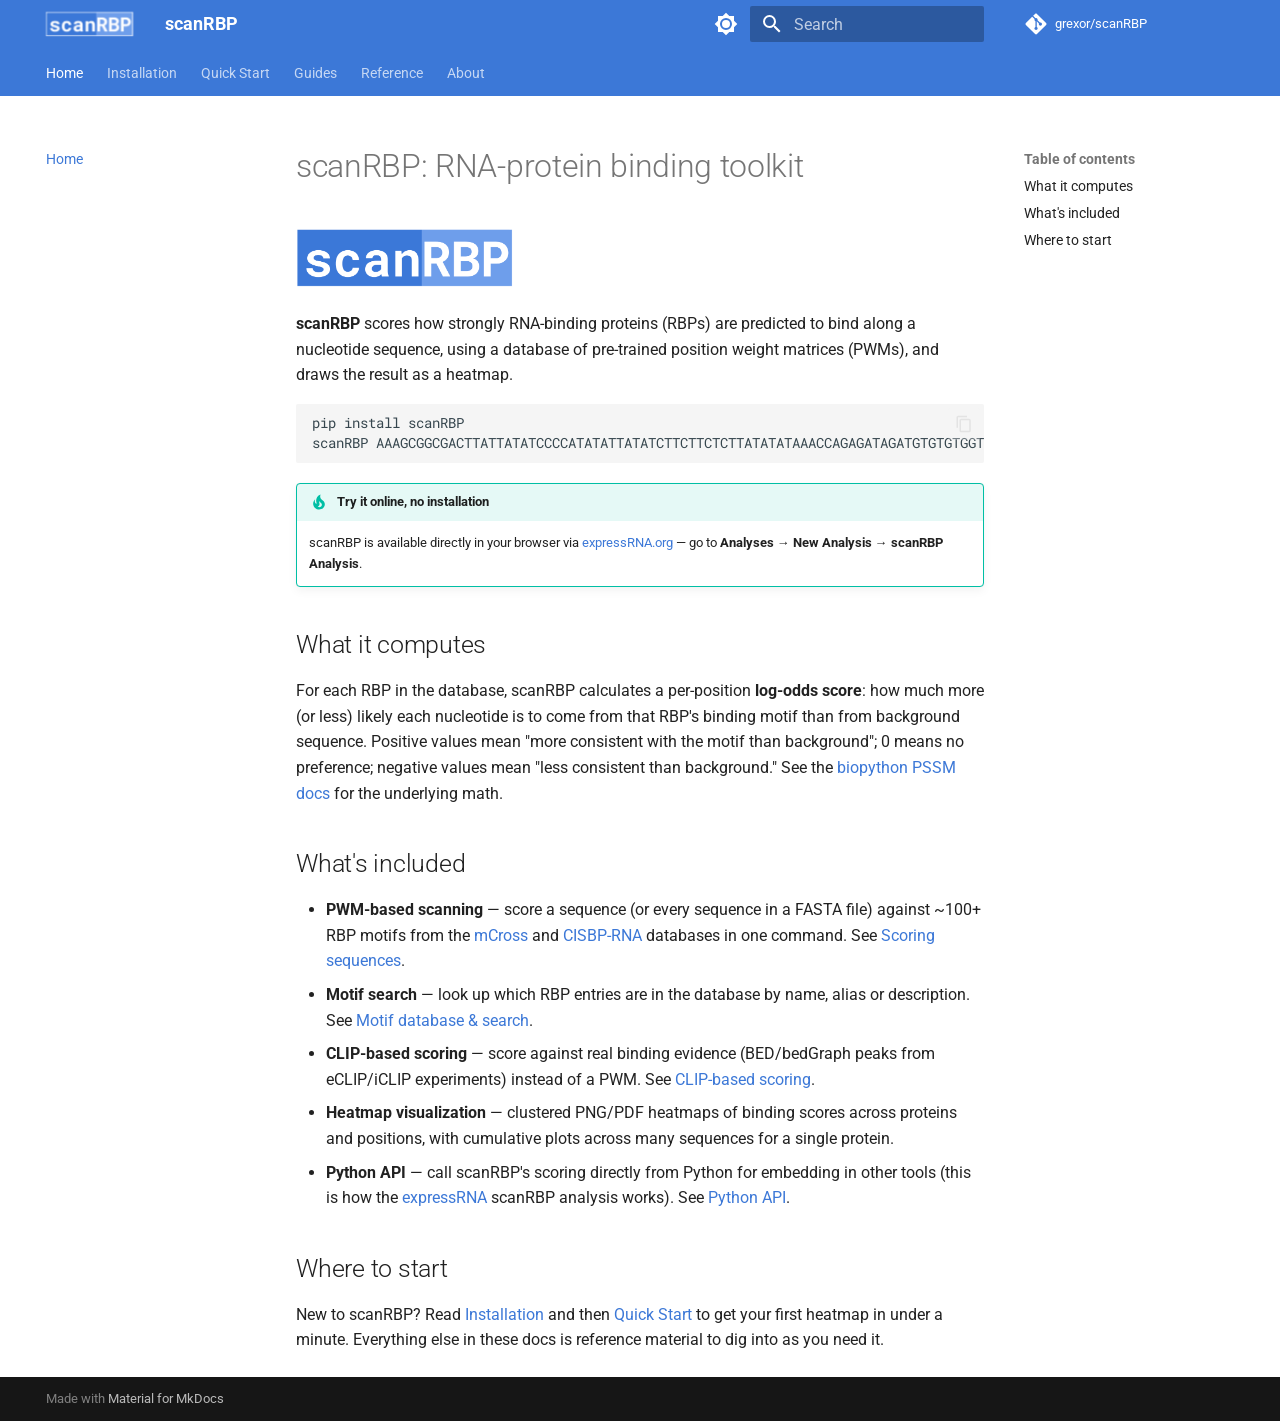
<file: index.html>
<!doctype html>
<html lang="en" class="no-js">
  <head>
    
      <meta charset="utf-8">
      <meta name="viewport" content="width=device-width,initial-scale=1">
      
        <meta name="description" content="scanRBP - RNA-protein binding toolkit">
      
      
      
        <link rel="canonical" href="https://grexor.github.io/scanRBP/">
      
      
      
        <link rel="next" href="installation/">
      
      
        
      
      
      <link rel="icon" href="assets/scanRBP_logo.png">
      <meta name="generator" content="mkdocs-1.6.1, mkdocs-material-9.7.7">
    
    
      
        <title>scanRBP</title>
      
    
    
      <link rel="stylesheet" href="assets/stylesheets/main.ec1eaa64.min.css">
      
        
        <link rel="stylesheet" href="assets/stylesheets/palette.ab4e12ef.min.css">
      
      


    
    
      
    
    
      
        
        
        <link rel="preconnect" href="https://fonts.gstatic.com" crossorigin>
        <link rel="stylesheet" href="https://fonts.googleapis.com/css?family=Roboto:300,300i,400,400i,700,700i%7CRoboto+Mono:400,400i,700,700i&display=fallback">
        <style>:root{--md-text-font:"Roboto";--md-code-font:"Roboto Mono"}</style>
      
    
    
      <link rel="stylesheet" href="stylesheets/extra.css">
    
    <script>__md_scope=new URL(".",location),__md_hash=e=>[...e].reduce(((e,_)=>(e<<5)-e+_.charCodeAt(0)),0),__md_get=(e,_=localStorage,t=__md_scope)=>JSON.parse(_.getItem(t.pathname+"."+e)),__md_set=(e,_,t=localStorage,a=__md_scope)=>{try{t.setItem(a.pathname+"."+e,JSON.stringify(_))}catch(e){}}</script>
    
      

    
    
  </head>
  
  
    
    
      
    
    
    
    
    <body dir="ltr" data-md-color-scheme="default" data-md-color-primary="custom" data-md-color-accent="indigo">
  
    
    <input class="md-toggle" data-md-toggle="drawer" type="checkbox" id="__drawer" autocomplete="off">
    <input class="md-toggle" data-md-toggle="search" type="checkbox" id="__search" autocomplete="off">
    <label class="md-overlay" for="__drawer"></label>
    <div data-md-component="skip">
      
        
        <a href="#scanrbp-rna-protein-binding-toolkit" class="md-skip">
          Skip to content
        </a>
      
    </div>
    <div data-md-component="announce">
      
    </div>
    
    
      

<header class="md-header" data-md-component="header">
  <nav class="md-header__inner md-grid" aria-label="Header">
    <a href="." title="scanRBP" class="md-header__button md-logo" aria-label="scanRBP" data-md-component="logo">
      
  <img src="assets/scanRBP_logo.png" alt="logo">

    </a>
    <label class="md-header__button md-icon" for="__drawer">
      
      <svg xmlns="http://www.w3.org/2000/svg" viewBox="0 0 24 24"><path d="M3 6h18v2H3zm0 5h18v2H3zm0 5h18v2H3z"/></svg>
    </label>
    <div class="md-header__title" data-md-component="header-title">
      <div class="md-header__ellipsis">
        <div class="md-header__topic">
          <span class="md-ellipsis">
            scanRBP
          </span>
        </div>
        <div class="md-header__topic" data-md-component="header-topic">
          <span class="md-ellipsis">
            
              Home
            
          </span>
        </div>
      </div>
    </div>
    
      
        <form class="md-header__option" data-md-component="palette">
  
    
    
    
    <input class="md-option" data-md-color-media="" data-md-color-scheme="default" data-md-color-primary="custom" data-md-color-accent="indigo"  aria-label="Switch to dark mode"  type="radio" name="__palette" id="__palette_0">
    
      <label class="md-header__button md-icon" title="Switch to dark mode" for="__palette_1" hidden>
        <svg xmlns="http://www.w3.org/2000/svg" viewBox="0 0 24 24"><path d="M12 8a4 4 0 0 0-4 4 4 4 0 0 0 4 4 4 4 0 0 0 4-4 4 4 0 0 0-4-4m0 10a6 6 0 0 1-6-6 6 6 0 0 1 6-6 6 6 0 0 1 6 6 6 6 0 0 1-6 6m8-9.31V4h-4.69L12 .69 8.69 4H4v4.69L.69 12 4 15.31V20h4.69L12 23.31 15.31 20H20v-4.69L23.31 12z"/></svg>
      </label>
    
  
    
    
    
    <input class="md-option" data-md-color-media="" data-md-color-scheme="slate" data-md-color-primary="custom" data-md-color-accent="indigo"  aria-label="Switch to light mode"  type="radio" name="__palette" id="__palette_1">
    
      <label class="md-header__button md-icon" title="Switch to light mode" for="__palette_0" hidden>
        <svg xmlns="http://www.w3.org/2000/svg" viewBox="0 0 24 24"><path d="M12 18c-.89 0-1.74-.2-2.5-.55C11.56 16.5 13 14.42 13 12s-1.44-4.5-3.5-5.45C10.26 6.2 11.11 6 12 6a6 6 0 0 1 6 6 6 6 0 0 1-6 6m8-9.31V4h-4.69L12 .69 8.69 4H4v4.69L.69 12 4 15.31V20h4.69L12 23.31 15.31 20H20v-4.69L23.31 12z"/></svg>
      </label>
    
  
</form>
      
    
    
      <script>var palette=__md_get("__palette");if(palette&&palette.color){if("(prefers-color-scheme)"===palette.color.media){var media=matchMedia("(prefers-color-scheme: light)"),input=document.querySelector(media.matches?"[data-md-color-media='(prefers-color-scheme: light)']":"[data-md-color-media='(prefers-color-scheme: dark)']");palette.color.media=input.getAttribute("data-md-color-media"),palette.color.scheme=input.getAttribute("data-md-color-scheme"),palette.color.primary=input.getAttribute("data-md-color-primary"),palette.color.accent=input.getAttribute("data-md-color-accent")}for(var[key,value]of Object.entries(palette.color))document.body.setAttribute("data-md-color-"+key,value)}</script>
    
    
    
      
      
        <label class="md-header__button md-icon" for="__search">
          
          <svg xmlns="http://www.w3.org/2000/svg" viewBox="0 0 24 24"><path d="M9.5 3A6.5 6.5 0 0 1 16 9.5c0 1.61-.59 3.09-1.56 4.23l.27.27h.79l5 5-1.5 1.5-5-5v-.79l-.27-.27A6.52 6.52 0 0 1 9.5 16 6.5 6.5 0 0 1 3 9.5 6.5 6.5 0 0 1 9.5 3m0 2C7 5 5 7 5 9.5S7 14 9.5 14 14 12 14 9.5 12 5 9.5 5"/></svg>
        </label>
        <div class="md-search" data-md-component="search" role="dialog">
  <label class="md-search__overlay" for="__search"></label>
  <div class="md-search__inner" role="search">
    <form class="md-search__form" name="search">
      <input type="text" class="md-search__input" name="query" aria-label="Search" placeholder="Search" autocapitalize="off" autocorrect="off" autocomplete="off" spellcheck="false" data-md-component="search-query" required>
      <label class="md-search__icon md-icon" for="__search">
        
        <svg xmlns="http://www.w3.org/2000/svg" viewBox="0 0 24 24"><path d="M9.5 3A6.5 6.5 0 0 1 16 9.5c0 1.61-.59 3.09-1.56 4.23l.27.27h.79l5 5-1.5 1.5-5-5v-.79l-.27-.27A6.52 6.52 0 0 1 9.5 16 6.5 6.5 0 0 1 3 9.5 6.5 6.5 0 0 1 9.5 3m0 2C7 5 5 7 5 9.5S7 14 9.5 14 14 12 14 9.5 12 5 9.5 5"/></svg>
        
        <svg xmlns="http://www.w3.org/2000/svg" viewBox="0 0 24 24"><path d="M20 11v2H8l5.5 5.5-1.42 1.42L4.16 12l7.92-7.92L13.5 5.5 8 11z"/></svg>
      </label>
      <nav class="md-search__options" aria-label="Search">
        
        <button type="reset" class="md-search__icon md-icon" title="Clear" aria-label="Clear" tabindex="-1">
          
          <svg xmlns="http://www.w3.org/2000/svg" viewBox="0 0 24 24"><path d="M19 6.41 17.59 5 12 10.59 6.41 5 5 6.41 10.59 12 5 17.59 6.41 19 12 13.41 17.59 19 19 17.59 13.41 12z"/></svg>
        </button>
      </nav>
      
        <div class="md-search__suggest" data-md-component="search-suggest"></div>
      
    </form>
    <div class="md-search__output">
      <div class="md-search__scrollwrap" tabindex="0" data-md-scrollfix>
        <div class="md-search-result" data-md-component="search-result">
          <div class="md-search-result__meta">
            Initializing search
          </div>
          <ol class="md-search-result__list" role="presentation"></ol>
        </div>
      </div>
    </div>
  </div>
</div>
      
    
    
      <div class="md-header__source">
        <a href="https://github.com/grexor/scanRBP" title="Go to repository" class="md-source" data-md-component="source">
  <div class="md-source__icon md-icon">
    
    <svg xmlns="http://www.w3.org/2000/svg" viewBox="0 0 448 512"><!--! Font Awesome Free 7.1.0 by @fontawesome - https://fontawesome.com License - https://fontawesome.com/license/free (Icons: CC BY 4.0, Fonts: SIL OFL 1.1, Code: MIT License) Copyright 2025 Fonticons, Inc.--><path d="M439.6 236.1 244 40.5c-5.4-5.5-12.8-8.5-20.4-8.5s-15 3-20.4 8.4L162.5 81l51.5 51.5c27.1-9.1 52.7 16.8 43.4 43.7l49.7 49.7c34.2-11.8 61.2 31 35.5 56.7-26.5 26.5-70.2-2.9-56-37.3L240.3 199v121.9c25.3 12.5 22.3 41.8 9.1 55-6.4 6.4-15.2 10.1-24.3 10.1s-17.8-3.6-24.3-10.1c-17.6-17.6-11.1-46.9 11.2-56v-123c-20.8-8.5-24.6-30.7-18.6-45L142.6 101 8.5 235.1C3 240.6 0 247.9 0 255.5s3 15 8.5 20.4l195.6 195.7c5.4 5.4 12.7 8.4 20.4 8.4s15-3 20.4-8.4l194.7-194.7c5.4-5.4 8.4-12.8 8.4-20.4s-3-15-8.4-20.4"/></svg>
  </div>
  <div class="md-source__repository">
    grexor/scanRBP
  </div>
</a>
      </div>
    
  </nav>
  
</header>
    
    <div class="md-container" data-md-component="container">
      
      
        
          
            
<nav class="md-tabs" aria-label="Tabs" data-md-component="tabs">
  <div class="md-grid">
    <ul class="md-tabs__list">
      
        
  
  
  
    
  
  
    <li class="md-tabs__item md-tabs__item--active">
      <a href="." class="md-tabs__link">
        
  
  
    
  
  Home

      </a>
    </li>
  

      
        
  
  
  
  
    <li class="md-tabs__item">
      <a href="installation/" class="md-tabs__link">
        
  
  
    
  
  Installation

      </a>
    </li>
  

      
        
  
  
  
  
    <li class="md-tabs__item">
      <a href="quickstart/" class="md-tabs__link">
        
  
  
    
  
  Quick Start

      </a>
    </li>
  

      
        
  
  
  
  
    
    
      <li class="md-tabs__item">
        <a href="motifs/" class="md-tabs__link">
          
  
  
  Guides

        </a>
      </li>
    
  

      
        
  
  
  
  
    
    
      <li class="md-tabs__item">
        <a href="cli/" class="md-tabs__link">
          
  
  
  Reference

        </a>
      </li>
    
  

      
        
  
  
  
  
    <li class="md-tabs__item">
      <a href="about/" class="md-tabs__link">
        
  
  
    
  
  About

      </a>
    </li>
  

      
    </ul>
  </div>
</nav>
          
        
      
      <main class="md-main" data-md-component="main">
        <div class="md-main__inner md-grid">
          
            
              
              <div class="md-sidebar md-sidebar--primary" data-md-component="sidebar" data-md-type="navigation" >
                <div class="md-sidebar__scrollwrap">
                  <div class="md-sidebar__inner">
                    


  


<nav class="md-nav md-nav--primary md-nav--lifted" aria-label="Navigation" data-md-level="0">
  <label class="md-nav__title" for="__drawer">
    <a href="." title="scanRBP" class="md-nav__button md-logo" aria-label="scanRBP" data-md-component="logo">
      
  <img src="assets/scanRBP_logo.png" alt="logo">

    </a>
    scanRBP
  </label>
  
    <div class="md-nav__source">
      <a href="https://github.com/grexor/scanRBP" title="Go to repository" class="md-source" data-md-component="source">
  <div class="md-source__icon md-icon">
    
    <svg xmlns="http://www.w3.org/2000/svg" viewBox="0 0 448 512"><!--! Font Awesome Free 7.1.0 by @fontawesome - https://fontawesome.com License - https://fontawesome.com/license/free (Icons: CC BY 4.0, Fonts: SIL OFL 1.1, Code: MIT License) Copyright 2025 Fonticons, Inc.--><path d="M439.6 236.1 244 40.5c-5.4-5.5-12.8-8.5-20.4-8.5s-15 3-20.4 8.4L162.5 81l51.5 51.5c27.1-9.1 52.7 16.8 43.4 43.7l49.7 49.7c34.2-11.8 61.2 31 35.5 56.7-26.5 26.5-70.2-2.9-56-37.3L240.3 199v121.9c25.3 12.5 22.3 41.8 9.1 55-6.4 6.4-15.2 10.1-24.3 10.1s-17.8-3.6-24.3-10.1c-17.6-17.6-11.1-46.9 11.2-56v-123c-20.8-8.5-24.6-30.7-18.6-45L142.6 101 8.5 235.1C3 240.6 0 247.9 0 255.5s3 15 8.5 20.4l195.6 195.7c5.4 5.4 12.7 8.4 20.4 8.4s15-3 20.4-8.4l194.7-194.7c5.4-5.4 8.4-12.8 8.4-20.4s-3-15-8.4-20.4"/></svg>
  </div>
  <div class="md-source__repository">
    grexor/scanRBP
  </div>
</a>
    </div>
  
  <ul class="md-nav__list" data-md-scrollfix>
    
      
      
  
  
    
  
  
  
    <li class="md-nav__item md-nav__item--active">
      
      <input class="md-nav__toggle md-toggle" type="checkbox" id="__toc">
      
      
        
      
      
        <label class="md-nav__link md-nav__link--active" for="__toc">
          
  
  
  <span class="md-ellipsis">
    
  
    Home
  

    
  </span>
  
  

          <span class="md-nav__icon md-icon"></span>
        </label>
      
      <a href="." class="md-nav__link md-nav__link--active">
        
  
  
  <span class="md-ellipsis">
    
  
    Home
  

    
  </span>
  
  

      </a>
      
        

<nav class="md-nav md-nav--secondary" aria-label="Table of contents">
  
  
  
    
  
  
    <label class="md-nav__title" for="__toc">
      <span class="md-nav__icon md-icon"></span>
      Table of contents
    </label>
    <ul class="md-nav__list" data-md-component="toc" data-md-scrollfix>
      
        <li class="md-nav__item">
  <a href="#what-it-computes" class="md-nav__link">
    <span class="md-ellipsis">
      
        What it computes
      
    </span>
  </a>
  
</li>
      
        <li class="md-nav__item">
  <a href="#whats-included" class="md-nav__link">
    <span class="md-ellipsis">
      
        What's included
      
    </span>
  </a>
  
</li>
      
        <li class="md-nav__item">
  <a href="#where-to-start" class="md-nav__link">
    <span class="md-ellipsis">
      
        Where to start
      
    </span>
  </a>
  
</li>
      
    </ul>
  
</nav>
      
    </li>
  

    
      
      
  
  
  
  
    <li class="md-nav__item">
      <a href="installation/" class="md-nav__link">
        
  
  
  <span class="md-ellipsis">
    
  
    Installation
  

    
  </span>
  
  

      </a>
    </li>
  

    
      
      
  
  
  
  
    <li class="md-nav__item">
      <a href="quickstart/" class="md-nav__link">
        
  
  
  <span class="md-ellipsis">
    
  
    Quick Start
  

    
  </span>
  
  

      </a>
    </li>
  

    
      
      
  
  
  
  
    
    
    
    
      
      
    
    
    <li class="md-nav__item md-nav__item--nested">
      
        
        
        <input class="md-nav__toggle md-toggle " type="checkbox" id="__nav_4" >
        
          
          <label class="md-nav__link" for="__nav_4" id="__nav_4_label" tabindex="0">
            
  
  
  <span class="md-ellipsis">
    
  
    Guides
  

    
  </span>
  
  

            <span class="md-nav__icon md-icon"></span>
          </label>
        
        <nav class="md-nav" data-md-level="1" aria-labelledby="__nav_4_label" aria-expanded="false">
          <label class="md-nav__title" for="__nav_4">
            <span class="md-nav__icon md-icon"></span>
            
  
    Guides
  

          </label>
          <ul class="md-nav__list" data-md-scrollfix>
            
              
                
  
  
  
  
    <li class="md-nav__item">
      <a href="motifs/" class="md-nav__link">
        
  
  
  <span class="md-ellipsis">
    
  
    Motif database & search
  

    
  </span>
  
  

      </a>
    </li>
  

              
            
              
                
  
  
  
  
    <li class="md-nav__item">
      <a href="scoring/" class="md-nav__link">
        
  
  
  <span class="md-ellipsis">
    
  
    Scoring sequences
  

    
  </span>
  
  

      </a>
    </li>
  

              
            
              
                
  
  
  
  
    <li class="md-nav__item">
      <a href="clip/" class="md-nav__link">
        
  
  
  <span class="md-ellipsis">
    
  
    CLIP-based scoring
  

    
  </span>
  
  

      </a>
    </li>
  

              
            
              
                
  
  
  
  
    <li class="md-nav__item">
      <a href="python-api/" class="md-nav__link">
        
  
  
  <span class="md-ellipsis">
    
  
    Python API
  

    
  </span>
  
  

      </a>
    </li>
  

              
            
          </ul>
        </nav>
      
    </li>
  

    
      
      
  
  
  
  
    
    
    
    
      
      
    
    
    <li class="md-nav__item md-nav__item--nested">
      
        
        
        <input class="md-nav__toggle md-toggle " type="checkbox" id="__nav_5" >
        
          
          <label class="md-nav__link" for="__nav_5" id="__nav_5_label" tabindex="0">
            
  
  
  <span class="md-ellipsis">
    
  
    Reference
  

    
  </span>
  
  

            <span class="md-nav__icon md-icon"></span>
          </label>
        
        <nav class="md-nav" data-md-level="1" aria-labelledby="__nav_5_label" aria-expanded="false">
          <label class="md-nav__title" for="__nav_5">
            <span class="md-nav__icon md-icon"></span>
            
  
    Reference
  

          </label>
          <ul class="md-nav__list" data-md-scrollfix>
            
              
                
  
  
  
  
    <li class="md-nav__item">
      <a href="cli/" class="md-nav__link">
        
  
  
  <span class="md-ellipsis">
    
  
    Command-line reference
  

    
  </span>
  
  

      </a>
    </li>
  

              
            
              
                
  
  
  
  
    <li class="md-nav__item">
      <a href="dependencies/" class="md-nav__link">
        
  
  
  <span class="md-ellipsis">
    
  
    Dependencies
  

    
  </span>
  
  

      </a>
    </li>
  

              
            
          </ul>
        </nav>
      
    </li>
  

    
      
      
  
  
  
  
    <li class="md-nav__item">
      <a href="about/" class="md-nav__link">
        
  
  
  <span class="md-ellipsis">
    
  
    About
  

    
  </span>
  
  

      </a>
    </li>
  

    
  </ul>
</nav>
                  </div>
                </div>
              </div>
            
            
              
              <div class="md-sidebar md-sidebar--secondary" data-md-component="sidebar" data-md-type="toc" >
                <div class="md-sidebar__scrollwrap">
                  <div class="md-sidebar__inner">
                    

<nav class="md-nav md-nav--secondary" aria-label="Table of contents">
  
  
  
    
  
  
    <label class="md-nav__title" for="__toc">
      <span class="md-nav__icon md-icon"></span>
      Table of contents
    </label>
    <ul class="md-nav__list" data-md-component="toc" data-md-scrollfix>
      
        <li class="md-nav__item">
  <a href="#what-it-computes" class="md-nav__link">
    <span class="md-ellipsis">
      
        What it computes
      
    </span>
  </a>
  
</li>
      
        <li class="md-nav__item">
  <a href="#whats-included" class="md-nav__link">
    <span class="md-ellipsis">
      
        What's included
      
    </span>
  </a>
  
</li>
      
        <li class="md-nav__item">
  <a href="#where-to-start" class="md-nav__link">
    <span class="md-ellipsis">
      
        Where to start
      
    </span>
  </a>
  
</li>
      
    </ul>
  
</nav>
                  </div>
                </div>
              </div>
            
          
          
            <div class="md-content" data-md-component="content">
              
              <article class="md-content__inner md-typeset">
                
                  


  
  


<h1 id="scanrbp-rna-protein-binding-toolkit">scanRBP: RNA-protein binding toolkit<a class="headerlink" href="#scanrbp-rna-protein-binding-toolkit" title="Permanent link">&para;</a></h1>
<p><img src="assets/scanRBP_logo.png" alt="scanRBP" style="height:60px; width:auto;"></p>
<p><strong>scanRBP</strong> scores how strongly RNA-binding proteins (RBPs) are predicted to bind along a nucleotide sequence, using a database of pre-trained position weight matrices (PWMs), and draws the result as a heatmap.</p>
<div class="highlight"><pre><span></span><code>pip<span class="w"> </span>install<span class="w"> </span>scanRBP
scanRBP<span class="w"> </span>AAAGCGGCGACTTATTATATCCCCATATATTATATCTTCTTCTCTTATATATAAACCAGAGATAGATGTGTGTGGTGG<span class="w"> </span>example1<span class="w"> </span>-heatmap<span class="w"> </span>example1
</code></pre></div>
<div class="admonition tip">
<p class="admonition-title">Try it online, no installation</p>
<p>scanRBP is available directly in your browser via <a href="https://www.expressrna.org">expressRNA.org</a> — go to <strong>Analyses → New Analysis → scanRBP Analysis</strong>.</p>
</div>
<h2 id="what-it-computes">What it computes<a class="headerlink" href="#what-it-computes" title="Permanent link">&para;</a></h2>
<p>For each RBP in the database, scanRBP calculates a per-position <strong>log-odds score</strong>: how much more (or less) likely each nucleotide is to come from that RBP's binding motif than from background sequence. Positive values mean "more consistent with the motif than background"; 0 means no preference; negative values mean "less consistent than background." See the <a href="http://biopython.org/DIST/docs/tutorial/Tutorial.html">biopython PSSM docs</a> for the underlying math.</p>
<h2 id="whats-included">What's included<a class="headerlink" href="#whats-included" title="Permanent link">&para;</a></h2>
<ul>
<li><strong>PWM-based scanning</strong> — score a sequence (or every sequence in a FASTA file) against ~100+ RBP motifs from the <a href="https://www.sciencedirect.com/science/article/pii/S1097276519300929?via%3Dihub">mCross</a> and <a href="https://www.nature.com/articles/nature12311">CISBP-RNA</a> databases in one command. See <a href="scoring/">Scoring sequences</a>.</li>
<li><strong>Motif search</strong> — look up which RBP entries are in the database by name, alias or description. See <a href="motifs/">Motif database &amp; search</a>.</li>
<li><strong>CLIP-based scoring</strong> — score against real binding evidence (BED/bedGraph peaks from eCLIP/iCLIP experiments) instead of a PWM. See <a href="clip/">CLIP-based scoring</a>.</li>
<li><strong>Heatmap visualization</strong> — clustered PNG/PDF heatmaps of binding scores across proteins and positions, with cumulative plots across many sequences for a single protein.</li>
<li><strong>Python API</strong> — call scanRBP's scoring directly from Python for embedding in other tools (this is how the <a href="https://www.expressrna.org">expressRNA</a> scanRBP analysis works). See <a href="python-api/">Python API</a>.</li>
</ul>
<h2 id="where-to-start">Where to start<a class="headerlink" href="#where-to-start" title="Permanent link">&para;</a></h2>
<p>New to scanRBP? Read <a href="installation/">Installation</a> and then <a href="quickstart/">Quick Start</a> to get your first heatmap in under a minute. Everything else in these docs is reference material to dig into as you need it.</p>












                
              </article>
            </div>
          
          
<script>var target=document.getElementById(location.hash.slice(1));target&&target.name&&(target.checked=target.name.startsWith("__tabbed_"))</script>
        </div>
        
          <button type="button" class="md-top md-icon" data-md-component="top" hidden>
  
  <svg xmlns="http://www.w3.org/2000/svg" viewBox="0 0 24 24"><path d="M13 20h-2V8l-5.5 5.5-1.42-1.42L12 4.16l7.92 7.92-1.42 1.42L13 8z"/></svg>
  Back to top
</button>
        
      </main>
      
        <footer class="md-footer">
  
  <div class="md-footer-meta md-typeset">
    <div class="md-footer-meta__inner md-grid">
      <div class="md-copyright">
  
  
    Made with
    <a href="https://squidfunk.github.io/mkdocs-material/" target="_blank" rel="noopener">
      Material for MkDocs
    </a>
  
</div>
      
    </div>
  </div>
</footer>
      
    </div>
    <div class="md-dialog" data-md-component="dialog">
      <div class="md-dialog__inner md-typeset"></div>
    </div>
    
    
    
      
      
      <script id="__config" type="application/json">{"annotate": null, "base": ".", "features": ["navigation.tabs", "navigation.top", "content.code.copy", "search.suggest"], "search": "assets/javascripts/workers/search.2c215733.min.js", "tags": null, "translations": {"clipboard.copied": "Copied to clipboard", "clipboard.copy": "Copy to clipboard", "search.result.more.one": "1 more on this page", "search.result.more.other": "# more on this page", "search.result.none": "No matching documents", "search.result.one": "1 matching document", "search.result.other": "# matching documents", "search.result.placeholder": "Type to start searching", "search.result.term.missing": "Missing", "select.version": "Select version"}, "version": null}</script>
    
    
      <script src="assets/javascripts/bundle.d7400e89.min.js"></script>
      
    
  </body>
</html>
</file>
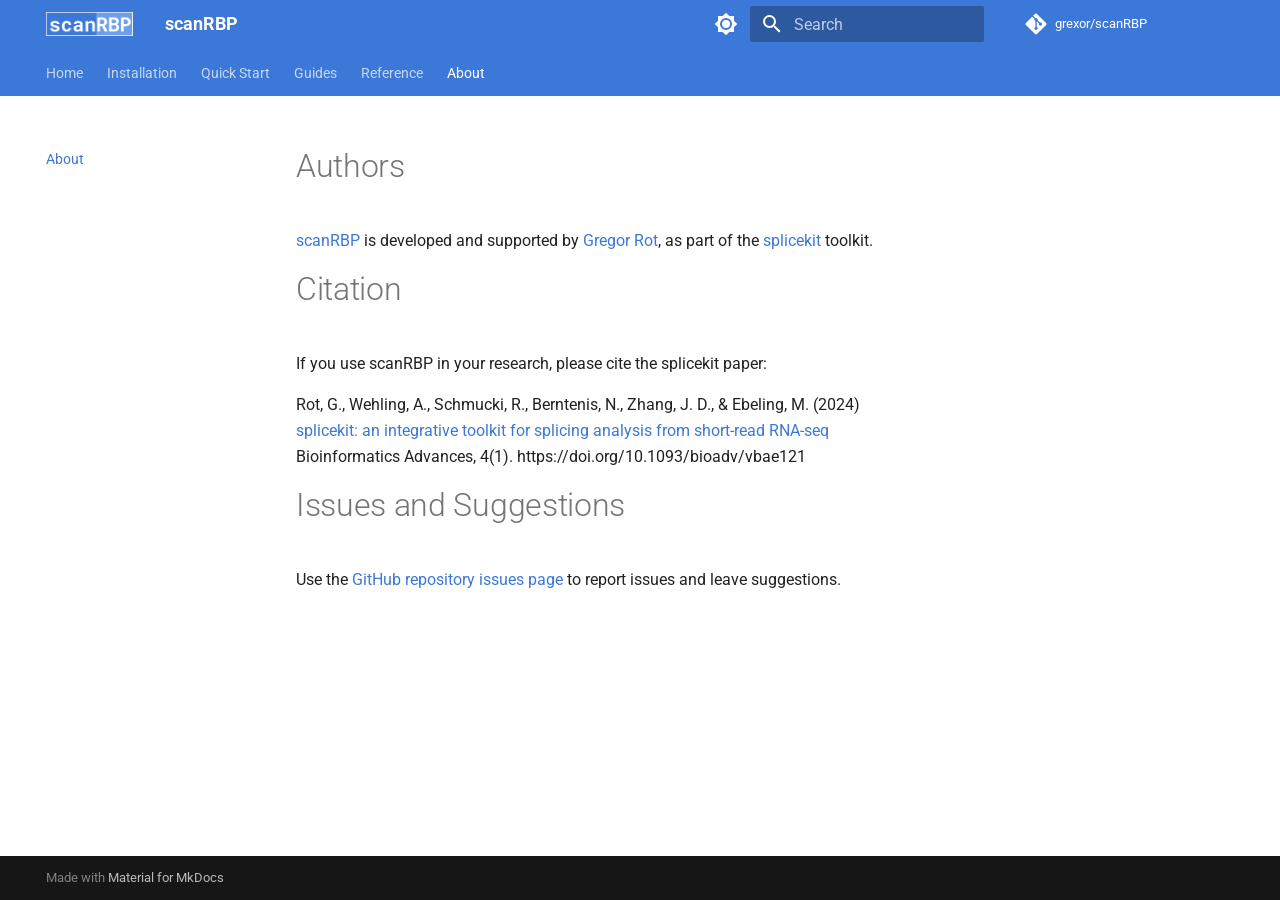
<file: about/index.html>
<!doctype html>
<html lang="en" class="no-js">
  <head>
    
      <meta charset="utf-8">
      <meta name="viewport" content="width=device-width,initial-scale=1">
      
        <meta name="description" content="scanRBP - RNA-protein binding toolkit">
      
      
      
        <link rel="canonical" href="https://grexor.github.io/scanRBP/about/">
      
      
        <link rel="prev" href="../dependencies/">
      
      
      
        
      
      
      <link rel="icon" href="../assets/scanRBP_logo.png">
      <meta name="generator" content="mkdocs-1.6.1, mkdocs-material-9.7.7">
    
    
      
        <title>About - scanRBP</title>
      
    
    
      <link rel="stylesheet" href="../assets/stylesheets/main.ec1eaa64.min.css">
      
        
        <link rel="stylesheet" href="../assets/stylesheets/palette.ab4e12ef.min.css">
      
      


    
    
      
    
    
      
        
        
        <link rel="preconnect" href="https://fonts.gstatic.com" crossorigin>
        <link rel="stylesheet" href="https://fonts.googleapis.com/css?family=Roboto:300,300i,400,400i,700,700i%7CRoboto+Mono:400,400i,700,700i&display=fallback">
        <style>:root{--md-text-font:"Roboto";--md-code-font:"Roboto Mono"}</style>
      
    
    
      <link rel="stylesheet" href="../stylesheets/extra.css">
    
    <script>__md_scope=new URL("..",location),__md_hash=e=>[...e].reduce(((e,_)=>(e<<5)-e+_.charCodeAt(0)),0),__md_get=(e,_=localStorage,t=__md_scope)=>JSON.parse(_.getItem(t.pathname+"."+e)),__md_set=(e,_,t=localStorage,a=__md_scope)=>{try{t.setItem(a.pathname+"."+e,JSON.stringify(_))}catch(e){}}</script>
    
      

    
    
  </head>
  
  
    
    
      
    
    
    
    
    <body dir="ltr" data-md-color-scheme="default" data-md-color-primary="custom" data-md-color-accent="indigo">
  
    
    <input class="md-toggle" data-md-toggle="drawer" type="checkbox" id="__drawer" autocomplete="off">
    <input class="md-toggle" data-md-toggle="search" type="checkbox" id="__search" autocomplete="off">
    <label class="md-overlay" for="__drawer"></label>
    <div data-md-component="skip">
      
        
        <a href="#authors" class="md-skip">
          Skip to content
        </a>
      
    </div>
    <div data-md-component="announce">
      
    </div>
    
    
      

<header class="md-header" data-md-component="header">
  <nav class="md-header__inner md-grid" aria-label="Header">
    <a href=".." title="scanRBP" class="md-header__button md-logo" aria-label="scanRBP" data-md-component="logo">
      
  <img src="../assets/scanRBP_logo.png" alt="logo">

    </a>
    <label class="md-header__button md-icon" for="__drawer">
      
      <svg xmlns="http://www.w3.org/2000/svg" viewBox="0 0 24 24"><path d="M3 6h18v2H3zm0 5h18v2H3zm0 5h18v2H3z"/></svg>
    </label>
    <div class="md-header__title" data-md-component="header-title">
      <div class="md-header__ellipsis">
        <div class="md-header__topic">
          <span class="md-ellipsis">
            scanRBP
          </span>
        </div>
        <div class="md-header__topic" data-md-component="header-topic">
          <span class="md-ellipsis">
            
              About
            
          </span>
        </div>
      </div>
    </div>
    
      
        <form class="md-header__option" data-md-component="palette">
  
    
    
    
    <input class="md-option" data-md-color-media="" data-md-color-scheme="default" data-md-color-primary="custom" data-md-color-accent="indigo"  aria-label="Switch to dark mode"  type="radio" name="__palette" id="__palette_0">
    
      <label class="md-header__button md-icon" title="Switch to dark mode" for="__palette_1" hidden>
        <svg xmlns="http://www.w3.org/2000/svg" viewBox="0 0 24 24"><path d="M12 8a4 4 0 0 0-4 4 4 4 0 0 0 4 4 4 4 0 0 0 4-4 4 4 0 0 0-4-4m0 10a6 6 0 0 1-6-6 6 6 0 0 1 6-6 6 6 0 0 1 6 6 6 6 0 0 1-6 6m8-9.31V4h-4.69L12 .69 8.69 4H4v4.69L.69 12 4 15.31V20h4.69L12 23.31 15.31 20H20v-4.69L23.31 12z"/></svg>
      </label>
    
  
    
    
    
    <input class="md-option" data-md-color-media="" data-md-color-scheme="slate" data-md-color-primary="custom" data-md-color-accent="indigo"  aria-label="Switch to light mode"  type="radio" name="__palette" id="__palette_1">
    
      <label class="md-header__button md-icon" title="Switch to light mode" for="__palette_0" hidden>
        <svg xmlns="http://www.w3.org/2000/svg" viewBox="0 0 24 24"><path d="M12 18c-.89 0-1.74-.2-2.5-.55C11.56 16.5 13 14.42 13 12s-1.44-4.5-3.5-5.45C10.26 6.2 11.11 6 12 6a6 6 0 0 1 6 6 6 6 0 0 1-6 6m8-9.31V4h-4.69L12 .69 8.69 4H4v4.69L.69 12 4 15.31V20h4.69L12 23.31 15.31 20H20v-4.69L23.31 12z"/></svg>
      </label>
    
  
</form>
      
    
    
      <script>var palette=__md_get("__palette");if(palette&&palette.color){if("(prefers-color-scheme)"===palette.color.media){var media=matchMedia("(prefers-color-scheme: light)"),input=document.querySelector(media.matches?"[data-md-color-media='(prefers-color-scheme: light)']":"[data-md-color-media='(prefers-color-scheme: dark)']");palette.color.media=input.getAttribute("data-md-color-media"),palette.color.scheme=input.getAttribute("data-md-color-scheme"),palette.color.primary=input.getAttribute("data-md-color-primary"),palette.color.accent=input.getAttribute("data-md-color-accent")}for(var[key,value]of Object.entries(palette.color))document.body.setAttribute("data-md-color-"+key,value)}</script>
    
    
    
      
      
        <label class="md-header__button md-icon" for="__search">
          
          <svg xmlns="http://www.w3.org/2000/svg" viewBox="0 0 24 24"><path d="M9.5 3A6.5 6.5 0 0 1 16 9.5c0 1.61-.59 3.09-1.56 4.23l.27.27h.79l5 5-1.5 1.5-5-5v-.79l-.27-.27A6.52 6.52 0 0 1 9.5 16 6.5 6.5 0 0 1 3 9.5 6.5 6.5 0 0 1 9.5 3m0 2C7 5 5 7 5 9.5S7 14 9.5 14 14 12 14 9.5 12 5 9.5 5"/></svg>
        </label>
        <div class="md-search" data-md-component="search" role="dialog">
  <label class="md-search__overlay" for="__search"></label>
  <div class="md-search__inner" role="search">
    <form class="md-search__form" name="search">
      <input type="text" class="md-search__input" name="query" aria-label="Search" placeholder="Search" autocapitalize="off" autocorrect="off" autocomplete="off" spellcheck="false" data-md-component="search-query" required>
      <label class="md-search__icon md-icon" for="__search">
        
        <svg xmlns="http://www.w3.org/2000/svg" viewBox="0 0 24 24"><path d="M9.5 3A6.5 6.5 0 0 1 16 9.5c0 1.61-.59 3.09-1.56 4.23l.27.27h.79l5 5-1.5 1.5-5-5v-.79l-.27-.27A6.52 6.52 0 0 1 9.5 16 6.5 6.5 0 0 1 3 9.5 6.5 6.5 0 0 1 9.5 3m0 2C7 5 5 7 5 9.5S7 14 9.5 14 14 12 14 9.5 12 5 9.5 5"/></svg>
        
        <svg xmlns="http://www.w3.org/2000/svg" viewBox="0 0 24 24"><path d="M20 11v2H8l5.5 5.5-1.42 1.42L4.16 12l7.92-7.92L13.5 5.5 8 11z"/></svg>
      </label>
      <nav class="md-search__options" aria-label="Search">
        
        <button type="reset" class="md-search__icon md-icon" title="Clear" aria-label="Clear" tabindex="-1">
          
          <svg xmlns="http://www.w3.org/2000/svg" viewBox="0 0 24 24"><path d="M19 6.41 17.59 5 12 10.59 6.41 5 5 6.41 10.59 12 5 17.59 6.41 19 12 13.41 17.59 19 19 17.59 13.41 12z"/></svg>
        </button>
      </nav>
      
        <div class="md-search__suggest" data-md-component="search-suggest"></div>
      
    </form>
    <div class="md-search__output">
      <div class="md-search__scrollwrap" tabindex="0" data-md-scrollfix>
        <div class="md-search-result" data-md-component="search-result">
          <div class="md-search-result__meta">
            Initializing search
          </div>
          <ol class="md-search-result__list" role="presentation"></ol>
        </div>
      </div>
    </div>
  </div>
</div>
      
    
    
      <div class="md-header__source">
        <a href="https://github.com/grexor/scanRBP" title="Go to repository" class="md-source" data-md-component="source">
  <div class="md-source__icon md-icon">
    
    <svg xmlns="http://www.w3.org/2000/svg" viewBox="0 0 448 512"><!--! Font Awesome Free 7.1.0 by @fontawesome - https://fontawesome.com License - https://fontawesome.com/license/free (Icons: CC BY 4.0, Fonts: SIL OFL 1.1, Code: MIT License) Copyright 2025 Fonticons, Inc.--><path d="M439.6 236.1 244 40.5c-5.4-5.5-12.8-8.5-20.4-8.5s-15 3-20.4 8.4L162.5 81l51.5 51.5c27.1-9.1 52.7 16.8 43.4 43.7l49.7 49.7c34.2-11.8 61.2 31 35.5 56.7-26.5 26.5-70.2-2.9-56-37.3L240.3 199v121.9c25.3 12.5 22.3 41.8 9.1 55-6.4 6.4-15.2 10.1-24.3 10.1s-17.8-3.6-24.3-10.1c-17.6-17.6-11.1-46.9 11.2-56v-123c-20.8-8.5-24.6-30.7-18.6-45L142.6 101 8.5 235.1C3 240.6 0 247.9 0 255.5s3 15 8.5 20.4l195.6 195.7c5.4 5.4 12.7 8.4 20.4 8.4s15-3 20.4-8.4l194.7-194.7c5.4-5.4 8.4-12.8 8.4-20.4s-3-15-8.4-20.4"/></svg>
  </div>
  <div class="md-source__repository">
    grexor/scanRBP
  </div>
</a>
      </div>
    
  </nav>
  
</header>
    
    <div class="md-container" data-md-component="container">
      
      
        
          
            
<nav class="md-tabs" aria-label="Tabs" data-md-component="tabs">
  <div class="md-grid">
    <ul class="md-tabs__list">
      
        
  
  
  
  
    <li class="md-tabs__item">
      <a href=".." class="md-tabs__link">
        
  
  
    
  
  Home

      </a>
    </li>
  

      
        
  
  
  
  
    <li class="md-tabs__item">
      <a href="../installation/" class="md-tabs__link">
        
  
  
    
  
  Installation

      </a>
    </li>
  

      
        
  
  
  
  
    <li class="md-tabs__item">
      <a href="../quickstart/" class="md-tabs__link">
        
  
  
    
  
  Quick Start

      </a>
    </li>
  

      
        
  
  
  
  
    
    
      <li class="md-tabs__item">
        <a href="../motifs/" class="md-tabs__link">
          
  
  
  Guides

        </a>
      </li>
    
  

      
        
  
  
  
  
    
    
      <li class="md-tabs__item">
        <a href="../cli/" class="md-tabs__link">
          
  
  
  Reference

        </a>
      </li>
    
  

      
        
  
  
  
    
  
  
    <li class="md-tabs__item md-tabs__item--active">
      <a href="./" class="md-tabs__link">
        
  
  
    
  
  About

      </a>
    </li>
  

      
    </ul>
  </div>
</nav>
          
        
      
      <main class="md-main" data-md-component="main">
        <div class="md-main__inner md-grid">
          
            
              
              <div class="md-sidebar md-sidebar--primary" data-md-component="sidebar" data-md-type="navigation" >
                <div class="md-sidebar__scrollwrap">
                  <div class="md-sidebar__inner">
                    


  


<nav class="md-nav md-nav--primary md-nav--lifted" aria-label="Navigation" data-md-level="0">
  <label class="md-nav__title" for="__drawer">
    <a href=".." title="scanRBP" class="md-nav__button md-logo" aria-label="scanRBP" data-md-component="logo">
      
  <img src="../assets/scanRBP_logo.png" alt="logo">

    </a>
    scanRBP
  </label>
  
    <div class="md-nav__source">
      <a href="https://github.com/grexor/scanRBP" title="Go to repository" class="md-source" data-md-component="source">
  <div class="md-source__icon md-icon">
    
    <svg xmlns="http://www.w3.org/2000/svg" viewBox="0 0 448 512"><!--! Font Awesome Free 7.1.0 by @fontawesome - https://fontawesome.com License - https://fontawesome.com/license/free (Icons: CC BY 4.0, Fonts: SIL OFL 1.1, Code: MIT License) Copyright 2025 Fonticons, Inc.--><path d="M439.6 236.1 244 40.5c-5.4-5.5-12.8-8.5-20.4-8.5s-15 3-20.4 8.4L162.5 81l51.5 51.5c27.1-9.1 52.7 16.8 43.4 43.7l49.7 49.7c34.2-11.8 61.2 31 35.5 56.7-26.5 26.5-70.2-2.9-56-37.3L240.3 199v121.9c25.3 12.5 22.3 41.8 9.1 55-6.4 6.4-15.2 10.1-24.3 10.1s-17.8-3.6-24.3-10.1c-17.6-17.6-11.1-46.9 11.2-56v-123c-20.8-8.5-24.6-30.7-18.6-45L142.6 101 8.5 235.1C3 240.6 0 247.9 0 255.5s3 15 8.5 20.4l195.6 195.7c5.4 5.4 12.7 8.4 20.4 8.4s15-3 20.4-8.4l194.7-194.7c5.4-5.4 8.4-12.8 8.4-20.4s-3-15-8.4-20.4"/></svg>
  </div>
  <div class="md-source__repository">
    grexor/scanRBP
  </div>
</a>
    </div>
  
  <ul class="md-nav__list" data-md-scrollfix>
    
      
      
  
  
  
  
    <li class="md-nav__item">
      <a href=".." class="md-nav__link">
        
  
  
  <span class="md-ellipsis">
    
  
    Home
  

    
  </span>
  
  

      </a>
    </li>
  

    
      
      
  
  
  
  
    <li class="md-nav__item">
      <a href="../installation/" class="md-nav__link">
        
  
  
  <span class="md-ellipsis">
    
  
    Installation
  

    
  </span>
  
  

      </a>
    </li>
  

    
      
      
  
  
  
  
    <li class="md-nav__item">
      <a href="../quickstart/" class="md-nav__link">
        
  
  
  <span class="md-ellipsis">
    
  
    Quick Start
  

    
  </span>
  
  

      </a>
    </li>
  

    
      
      
  
  
  
  
    
    
    
    
      
      
    
    
    <li class="md-nav__item md-nav__item--nested">
      
        
        
        <input class="md-nav__toggle md-toggle " type="checkbox" id="__nav_4" >
        
          
          <label class="md-nav__link" for="__nav_4" id="__nav_4_label" tabindex="0">
            
  
  
  <span class="md-ellipsis">
    
  
    Guides
  

    
  </span>
  
  

            <span class="md-nav__icon md-icon"></span>
          </label>
        
        <nav class="md-nav" data-md-level="1" aria-labelledby="__nav_4_label" aria-expanded="false">
          <label class="md-nav__title" for="__nav_4">
            <span class="md-nav__icon md-icon"></span>
            
  
    Guides
  

          </label>
          <ul class="md-nav__list" data-md-scrollfix>
            
              
                
  
  
  
  
    <li class="md-nav__item">
      <a href="../motifs/" class="md-nav__link">
        
  
  
  <span class="md-ellipsis">
    
  
    Motif database & search
  

    
  </span>
  
  

      </a>
    </li>
  

              
            
              
                
  
  
  
  
    <li class="md-nav__item">
      <a href="../scoring/" class="md-nav__link">
        
  
  
  <span class="md-ellipsis">
    
  
    Scoring sequences
  

    
  </span>
  
  

      </a>
    </li>
  

              
            
              
                
  
  
  
  
    <li class="md-nav__item">
      <a href="../clip/" class="md-nav__link">
        
  
  
  <span class="md-ellipsis">
    
  
    CLIP-based scoring
  

    
  </span>
  
  

      </a>
    </li>
  

              
            
              
                
  
  
  
  
    <li class="md-nav__item">
      <a href="../python-api/" class="md-nav__link">
        
  
  
  <span class="md-ellipsis">
    
  
    Python API
  

    
  </span>
  
  

      </a>
    </li>
  

              
            
          </ul>
        </nav>
      
    </li>
  

    
      
      
  
  
  
  
    
    
    
    
      
      
    
    
    <li class="md-nav__item md-nav__item--nested">
      
        
        
        <input class="md-nav__toggle md-toggle " type="checkbox" id="__nav_5" >
        
          
          <label class="md-nav__link" for="__nav_5" id="__nav_5_label" tabindex="0">
            
  
  
  <span class="md-ellipsis">
    
  
    Reference
  

    
  </span>
  
  

            <span class="md-nav__icon md-icon"></span>
          </label>
        
        <nav class="md-nav" data-md-level="1" aria-labelledby="__nav_5_label" aria-expanded="false">
          <label class="md-nav__title" for="__nav_5">
            <span class="md-nav__icon md-icon"></span>
            
  
    Reference
  

          </label>
          <ul class="md-nav__list" data-md-scrollfix>
            
              
                
  
  
  
  
    <li class="md-nav__item">
      <a href="../cli/" class="md-nav__link">
        
  
  
  <span class="md-ellipsis">
    
  
    Command-line reference
  

    
  </span>
  
  

      </a>
    </li>
  

              
            
              
                
  
  
  
  
    <li class="md-nav__item">
      <a href="../dependencies/" class="md-nav__link">
        
  
  
  <span class="md-ellipsis">
    
  
    Dependencies
  

    
  </span>
  
  

      </a>
    </li>
  

              
            
          </ul>
        </nav>
      
    </li>
  

    
      
      
  
  
    
  
  
  
    <li class="md-nav__item md-nav__item--active">
      
      <input class="md-nav__toggle md-toggle" type="checkbox" id="__toc">
      
      
        
      
      
      <a href="./" class="md-nav__link md-nav__link--active">
        
  
  
  <span class="md-ellipsis">
    
  
    About
  

    
  </span>
  
  

      </a>
      
    </li>
  

    
  </ul>
</nav>
                  </div>
                </div>
              </div>
            
            
              
              <div class="md-sidebar md-sidebar--secondary" data-md-component="sidebar" data-md-type="toc" >
                <div class="md-sidebar__scrollwrap">
                  <div class="md-sidebar__inner">
                    

<nav class="md-nav md-nav--secondary" aria-label="Table of contents">
  
  
  
    
  
  
</nav>
                  </div>
                </div>
              </div>
            
          
          
            <div class="md-content" data-md-component="content">
              
              <article class="md-content__inner md-typeset">
                
                  


  
  


<h1 id="authors">Authors<a class="headerlink" href="#authors" title="Permanent link">&para;</a></h1>
<p><a href="https://github.com/grexor/scanRBP">scanRBP</a> is developed and supported by <a href="https://grexor.github.io/">Gregor Rot</a>, as part of the <a href="https://github.com/grexor/splicekit">splicekit</a> toolkit.</p>
<h1 id="citation">Citation<a class="headerlink" href="#citation" title="Permanent link">&para;</a></h1>
<p>If you use scanRBP in your research, please cite the splicekit paper:</p>
<p>Rot, G., Wehling, A., Schmucki, R., Berntenis, N., Zhang, J. D., &amp; Ebeling, M. (2024)<br>
<a href="https://academic.oup.com/bioinformaticsadvances/article/4/1/vbae121/7735317">splicekit: an integrative toolkit for splicing analysis from short-read RNA-seq</a><br>
Bioinformatics Advances, 4(1). https://doi.org/10.1093/bioadv/vbae121</p>
<h1 id="issues-and-suggestions">Issues and Suggestions<a class="headerlink" href="#issues-and-suggestions" title="Permanent link">&para;</a></h1>
<p>Use the <a href="https://github.com/grexor/scanRBP/issues">GitHub repository issues page</a> to report issues and leave suggestions.</p>












                
              </article>
            </div>
          
          
<script>var target=document.getElementById(location.hash.slice(1));target&&target.name&&(target.checked=target.name.startsWith("__tabbed_"))</script>
        </div>
        
          <button type="button" class="md-top md-icon" data-md-component="top" hidden>
  
  <svg xmlns="http://www.w3.org/2000/svg" viewBox="0 0 24 24"><path d="M13 20h-2V8l-5.5 5.5-1.42-1.42L12 4.16l7.92 7.92-1.42 1.42L13 8z"/></svg>
  Back to top
</button>
        
      </main>
      
        <footer class="md-footer">
  
  <div class="md-footer-meta md-typeset">
    <div class="md-footer-meta__inner md-grid">
      <div class="md-copyright">
  
  
    Made with
    <a href="https://squidfunk.github.io/mkdocs-material/" target="_blank" rel="noopener">
      Material for MkDocs
    </a>
  
</div>
      
    </div>
  </div>
</footer>
      
    </div>
    <div class="md-dialog" data-md-component="dialog">
      <div class="md-dialog__inner md-typeset"></div>
    </div>
    
    
    
      
      
      <script id="__config" type="application/json">{"annotate": null, "base": "..", "features": ["navigation.tabs", "navigation.top", "content.code.copy", "search.suggest"], "search": "../assets/javascripts/workers/search.2c215733.min.js", "tags": null, "translations": {"clipboard.copied": "Copied to clipboard", "clipboard.copy": "Copy to clipboard", "search.result.more.one": "1 more on this page", "search.result.more.other": "# more on this page", "search.result.none": "No matching documents", "search.result.one": "1 matching document", "search.result.other": "# matching documents", "search.result.placeholder": "Type to start searching", "search.result.term.missing": "Missing", "select.version": "Select version"}, "version": null}</script>
    
    
      <script src="../assets/javascripts/bundle.d7400e89.min.js"></script>
      
    
  </body>
</html>
</file>
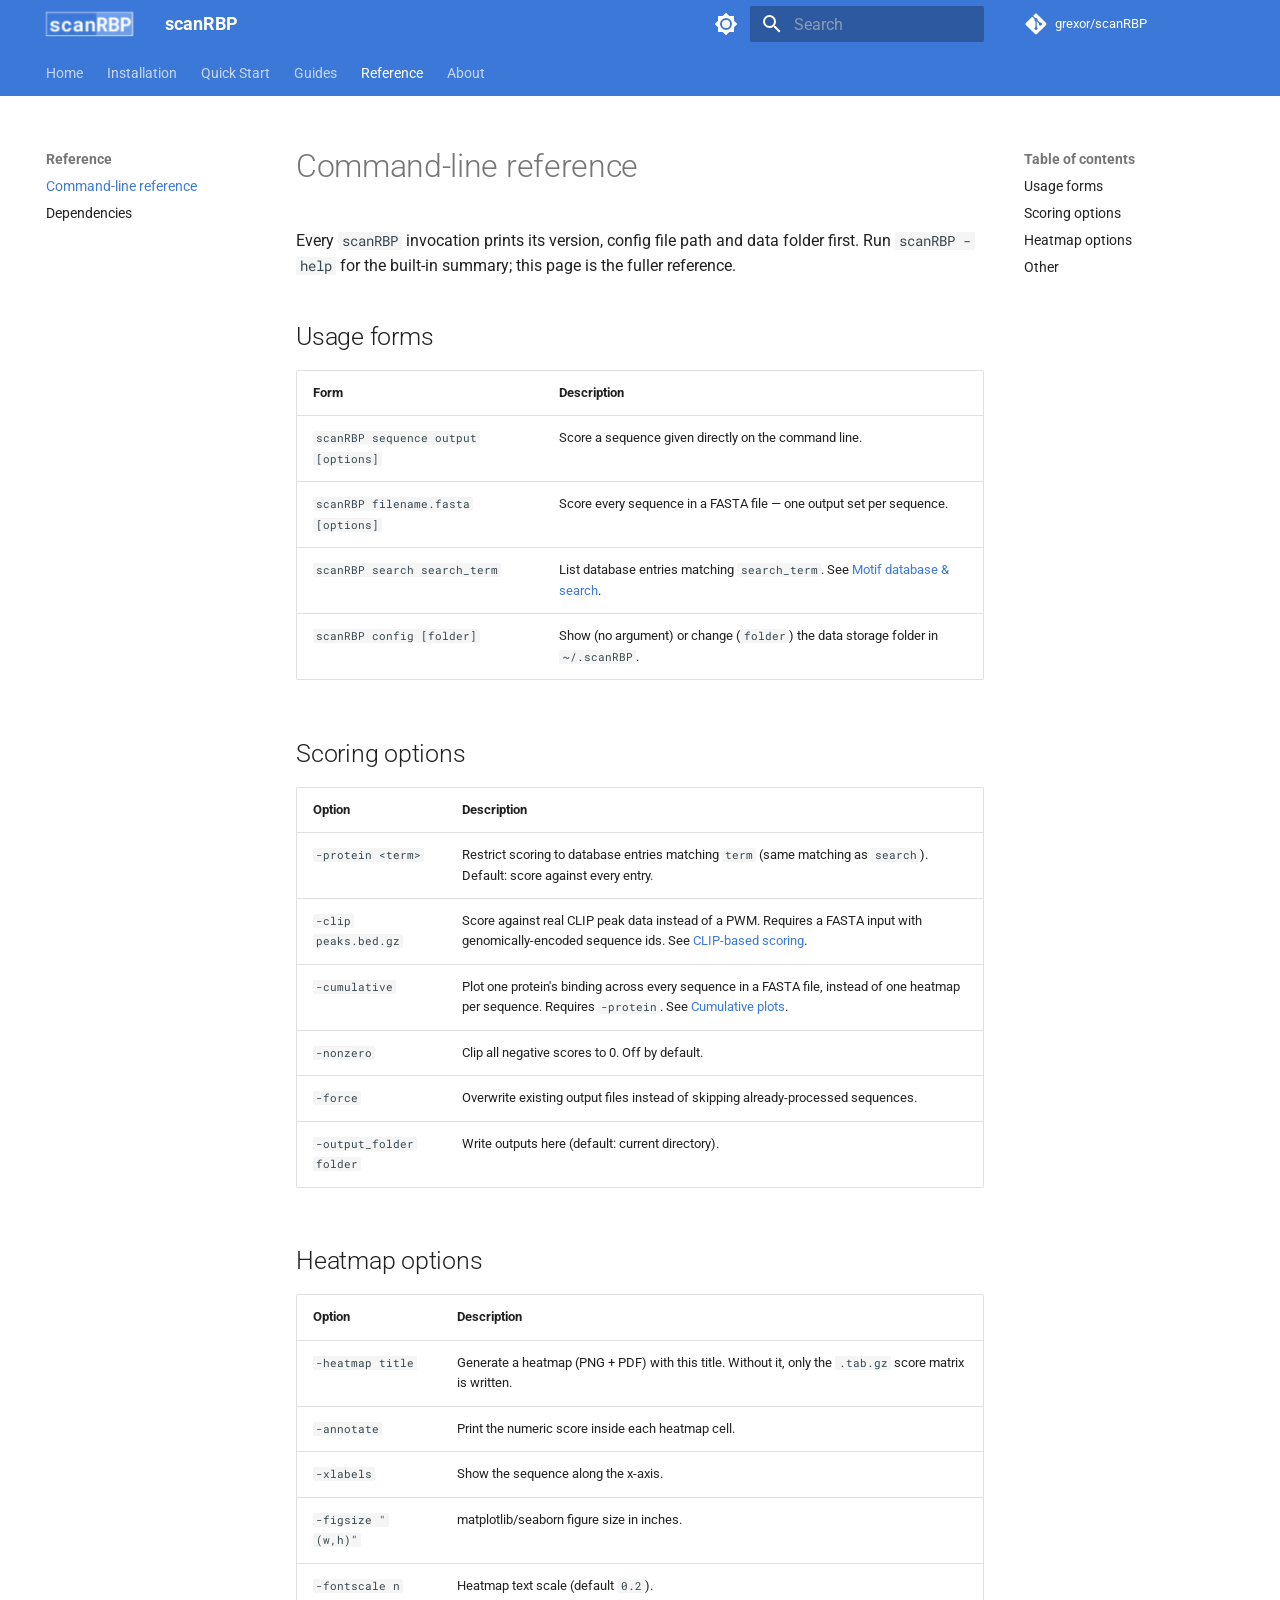
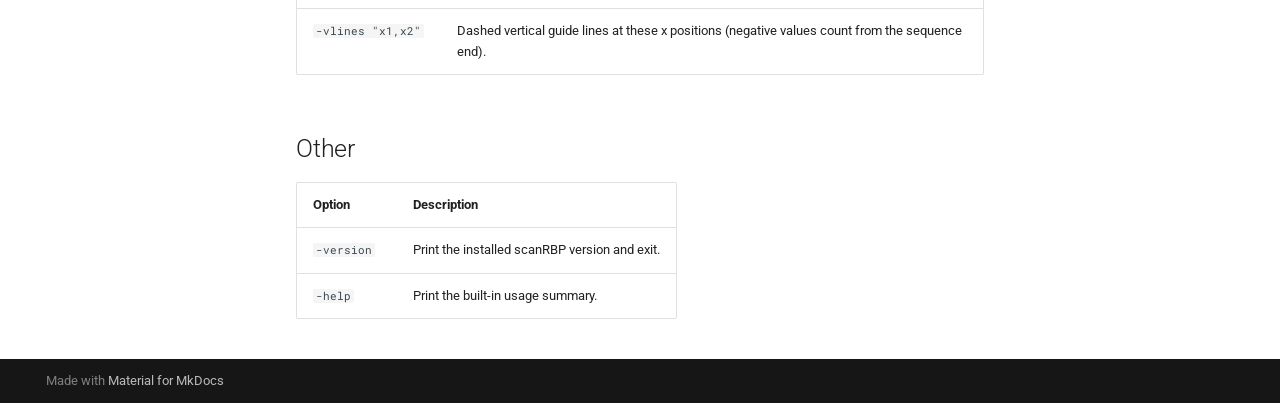
<file: cli/index.html>
<!doctype html>
<html lang="en" class="no-js">
  <head>
    
      <meta charset="utf-8">
      <meta name="viewport" content="width=device-width,initial-scale=1">
      
        <meta name="description" content="scanRBP - RNA-protein binding toolkit">
      
      
      
        <link rel="canonical" href="https://grexor.github.io/scanRBP/cli/">
      
      
        <link rel="prev" href="../python-api/">
      
      
        <link rel="next" href="../dependencies/">
      
      
        
      
      
      <link rel="icon" href="../assets/scanRBP_logo.png">
      <meta name="generator" content="mkdocs-1.6.1, mkdocs-material-9.7.7">
    
    
      
        <title>Command-line reference - scanRBP</title>
      
    
    
      <link rel="stylesheet" href="../assets/stylesheets/main.ec1eaa64.min.css">
      
        
        <link rel="stylesheet" href="../assets/stylesheets/palette.ab4e12ef.min.css">
      
      


    
    
      
    
    
      
        
        
        <link rel="preconnect" href="https://fonts.gstatic.com" crossorigin>
        <link rel="stylesheet" href="https://fonts.googleapis.com/css?family=Roboto:300,300i,400,400i,700,700i%7CRoboto+Mono:400,400i,700,700i&display=fallback">
        <style>:root{--md-text-font:"Roboto";--md-code-font:"Roboto Mono"}</style>
      
    
    
      <link rel="stylesheet" href="../stylesheets/extra.css">
    
    <script>__md_scope=new URL("..",location),__md_hash=e=>[...e].reduce(((e,_)=>(e<<5)-e+_.charCodeAt(0)),0),__md_get=(e,_=localStorage,t=__md_scope)=>JSON.parse(_.getItem(t.pathname+"."+e)),__md_set=(e,_,t=localStorage,a=__md_scope)=>{try{t.setItem(a.pathname+"."+e,JSON.stringify(_))}catch(e){}}</script>
    
      

    
    
  </head>
  
  
    
    
      
    
    
    
    
    <body dir="ltr" data-md-color-scheme="default" data-md-color-primary="custom" data-md-color-accent="indigo">
  
    
    <input class="md-toggle" data-md-toggle="drawer" type="checkbox" id="__drawer" autocomplete="off">
    <input class="md-toggle" data-md-toggle="search" type="checkbox" id="__search" autocomplete="off">
    <label class="md-overlay" for="__drawer"></label>
    <div data-md-component="skip">
      
        
        <a href="#command-line-reference" class="md-skip">
          Skip to content
        </a>
      
    </div>
    <div data-md-component="announce">
      
    </div>
    
    
      

<header class="md-header" data-md-component="header">
  <nav class="md-header__inner md-grid" aria-label="Header">
    <a href=".." title="scanRBP" class="md-header__button md-logo" aria-label="scanRBP" data-md-component="logo">
      
  <img src="../assets/scanRBP_logo.png" alt="logo">

    </a>
    <label class="md-header__button md-icon" for="__drawer">
      
      <svg xmlns="http://www.w3.org/2000/svg" viewBox="0 0 24 24"><path d="M3 6h18v2H3zm0 5h18v2H3zm0 5h18v2H3z"/></svg>
    </label>
    <div class="md-header__title" data-md-component="header-title">
      <div class="md-header__ellipsis">
        <div class="md-header__topic">
          <span class="md-ellipsis">
            scanRBP
          </span>
        </div>
        <div class="md-header__topic" data-md-component="header-topic">
          <span class="md-ellipsis">
            
              Command-line reference
            
          </span>
        </div>
      </div>
    </div>
    
      
        <form class="md-header__option" data-md-component="palette">
  
    
    
    
    <input class="md-option" data-md-color-media="" data-md-color-scheme="default" data-md-color-primary="custom" data-md-color-accent="indigo"  aria-label="Switch to dark mode"  type="radio" name="__palette" id="__palette_0">
    
      <label class="md-header__button md-icon" title="Switch to dark mode" for="__palette_1" hidden>
        <svg xmlns="http://www.w3.org/2000/svg" viewBox="0 0 24 24"><path d="M12 8a4 4 0 0 0-4 4 4 4 0 0 0 4 4 4 4 0 0 0 4-4 4 4 0 0 0-4-4m0 10a6 6 0 0 1-6-6 6 6 0 0 1 6-6 6 6 0 0 1 6 6 6 6 0 0 1-6 6m8-9.31V4h-4.69L12 .69 8.69 4H4v4.69L.69 12 4 15.31V20h4.69L12 23.31 15.31 20H20v-4.69L23.31 12z"/></svg>
      </label>
    
  
    
    
    
    <input class="md-option" data-md-color-media="" data-md-color-scheme="slate" data-md-color-primary="custom" data-md-color-accent="indigo"  aria-label="Switch to light mode"  type="radio" name="__palette" id="__palette_1">
    
      <label class="md-header__button md-icon" title="Switch to light mode" for="__palette_0" hidden>
        <svg xmlns="http://www.w3.org/2000/svg" viewBox="0 0 24 24"><path d="M12 18c-.89 0-1.74-.2-2.5-.55C11.56 16.5 13 14.42 13 12s-1.44-4.5-3.5-5.45C10.26 6.2 11.11 6 12 6a6 6 0 0 1 6 6 6 6 0 0 1-6 6m8-9.31V4h-4.69L12 .69 8.69 4H4v4.69L.69 12 4 15.31V20h4.69L12 23.31 15.31 20H20v-4.69L23.31 12z"/></svg>
      </label>
    
  
</form>
      
    
    
      <script>var palette=__md_get("__palette");if(palette&&palette.color){if("(prefers-color-scheme)"===palette.color.media){var media=matchMedia("(prefers-color-scheme: light)"),input=document.querySelector(media.matches?"[data-md-color-media='(prefers-color-scheme: light)']":"[data-md-color-media='(prefers-color-scheme: dark)']");palette.color.media=input.getAttribute("data-md-color-media"),palette.color.scheme=input.getAttribute("data-md-color-scheme"),palette.color.primary=input.getAttribute("data-md-color-primary"),palette.color.accent=input.getAttribute("data-md-color-accent")}for(var[key,value]of Object.entries(palette.color))document.body.setAttribute("data-md-color-"+key,value)}</script>
    
    
    
      
      
        <label class="md-header__button md-icon" for="__search">
          
          <svg xmlns="http://www.w3.org/2000/svg" viewBox="0 0 24 24"><path d="M9.5 3A6.5 6.5 0 0 1 16 9.5c0 1.61-.59 3.09-1.56 4.23l.27.27h.79l5 5-1.5 1.5-5-5v-.79l-.27-.27A6.52 6.52 0 0 1 9.5 16 6.5 6.5 0 0 1 3 9.5 6.5 6.5 0 0 1 9.5 3m0 2C7 5 5 7 5 9.5S7 14 9.5 14 14 12 14 9.5 12 5 9.5 5"/></svg>
        </label>
        <div class="md-search" data-md-component="search" role="dialog">
  <label class="md-search__overlay" for="__search"></label>
  <div class="md-search__inner" role="search">
    <form class="md-search__form" name="search">
      <input type="text" class="md-search__input" name="query" aria-label="Search" placeholder="Search" autocapitalize="off" autocorrect="off" autocomplete="off" spellcheck="false" data-md-component="search-query" required>
      <label class="md-search__icon md-icon" for="__search">
        
        <svg xmlns="http://www.w3.org/2000/svg" viewBox="0 0 24 24"><path d="M9.5 3A6.5 6.5 0 0 1 16 9.5c0 1.61-.59 3.09-1.56 4.23l.27.27h.79l5 5-1.5 1.5-5-5v-.79l-.27-.27A6.52 6.52 0 0 1 9.5 16 6.5 6.5 0 0 1 3 9.5 6.5 6.5 0 0 1 9.5 3m0 2C7 5 5 7 5 9.5S7 14 9.5 14 14 12 14 9.5 12 5 9.5 5"/></svg>
        
        <svg xmlns="http://www.w3.org/2000/svg" viewBox="0 0 24 24"><path d="M20 11v2H8l5.5 5.5-1.42 1.42L4.16 12l7.92-7.92L13.5 5.5 8 11z"/></svg>
      </label>
      <nav class="md-search__options" aria-label="Search">
        
        <button type="reset" class="md-search__icon md-icon" title="Clear" aria-label="Clear" tabindex="-1">
          
          <svg xmlns="http://www.w3.org/2000/svg" viewBox="0 0 24 24"><path d="M19 6.41 17.59 5 12 10.59 6.41 5 5 6.41 10.59 12 5 17.59 6.41 19 12 13.41 17.59 19 19 17.59 13.41 12z"/></svg>
        </button>
      </nav>
      
        <div class="md-search__suggest" data-md-component="search-suggest"></div>
      
    </form>
    <div class="md-search__output">
      <div class="md-search__scrollwrap" tabindex="0" data-md-scrollfix>
        <div class="md-search-result" data-md-component="search-result">
          <div class="md-search-result__meta">
            Initializing search
          </div>
          <ol class="md-search-result__list" role="presentation"></ol>
        </div>
      </div>
    </div>
  </div>
</div>
      
    
    
      <div class="md-header__source">
        <a href="https://github.com/grexor/scanRBP" title="Go to repository" class="md-source" data-md-component="source">
  <div class="md-source__icon md-icon">
    
    <svg xmlns="http://www.w3.org/2000/svg" viewBox="0 0 448 512"><!--! Font Awesome Free 7.1.0 by @fontawesome - https://fontawesome.com License - https://fontawesome.com/license/free (Icons: CC BY 4.0, Fonts: SIL OFL 1.1, Code: MIT License) Copyright 2025 Fonticons, Inc.--><path d="M439.6 236.1 244 40.5c-5.4-5.5-12.8-8.5-20.4-8.5s-15 3-20.4 8.4L162.5 81l51.5 51.5c27.1-9.1 52.7 16.8 43.4 43.7l49.7 49.7c34.2-11.8 61.2 31 35.5 56.7-26.5 26.5-70.2-2.9-56-37.3L240.3 199v121.9c25.3 12.5 22.3 41.8 9.1 55-6.4 6.4-15.2 10.1-24.3 10.1s-17.8-3.6-24.3-10.1c-17.6-17.6-11.1-46.9 11.2-56v-123c-20.8-8.5-24.6-30.7-18.6-45L142.6 101 8.5 235.1C3 240.6 0 247.9 0 255.5s3 15 8.5 20.4l195.6 195.7c5.4 5.4 12.7 8.4 20.4 8.4s15-3 20.4-8.4l194.7-194.7c5.4-5.4 8.4-12.8 8.4-20.4s-3-15-8.4-20.4"/></svg>
  </div>
  <div class="md-source__repository">
    grexor/scanRBP
  </div>
</a>
      </div>
    
  </nav>
  
</header>
    
    <div class="md-container" data-md-component="container">
      
      
        
          
            
<nav class="md-tabs" aria-label="Tabs" data-md-component="tabs">
  <div class="md-grid">
    <ul class="md-tabs__list">
      
        
  
  
  
  
    <li class="md-tabs__item">
      <a href=".." class="md-tabs__link">
        
  
  
    
  
  Home

      </a>
    </li>
  

      
        
  
  
  
  
    <li class="md-tabs__item">
      <a href="../installation/" class="md-tabs__link">
        
  
  
    
  
  Installation

      </a>
    </li>
  

      
        
  
  
  
  
    <li class="md-tabs__item">
      <a href="../quickstart/" class="md-tabs__link">
        
  
  
    
  
  Quick Start

      </a>
    </li>
  

      
        
  
  
  
  
    
    
      <li class="md-tabs__item">
        <a href="../motifs/" class="md-tabs__link">
          
  
  
  Guides

        </a>
      </li>
    
  

      
        
  
  
  
    
  
  
    
    
      <li class="md-tabs__item md-tabs__item--active">
        <a href="./" class="md-tabs__link">
          
  
  
  Reference

        </a>
      </li>
    
  

      
        
  
  
  
  
    <li class="md-tabs__item">
      <a href="../about/" class="md-tabs__link">
        
  
  
    
  
  About

      </a>
    </li>
  

      
    </ul>
  </div>
</nav>
          
        
      
      <main class="md-main" data-md-component="main">
        <div class="md-main__inner md-grid">
          
            
              
              <div class="md-sidebar md-sidebar--primary" data-md-component="sidebar" data-md-type="navigation" >
                <div class="md-sidebar__scrollwrap">
                  <div class="md-sidebar__inner">
                    


  


<nav class="md-nav md-nav--primary md-nav--lifted" aria-label="Navigation" data-md-level="0">
  <label class="md-nav__title" for="__drawer">
    <a href=".." title="scanRBP" class="md-nav__button md-logo" aria-label="scanRBP" data-md-component="logo">
      
  <img src="../assets/scanRBP_logo.png" alt="logo">

    </a>
    scanRBP
  </label>
  
    <div class="md-nav__source">
      <a href="https://github.com/grexor/scanRBP" title="Go to repository" class="md-source" data-md-component="source">
  <div class="md-source__icon md-icon">
    
    <svg xmlns="http://www.w3.org/2000/svg" viewBox="0 0 448 512"><!--! Font Awesome Free 7.1.0 by @fontawesome - https://fontawesome.com License - https://fontawesome.com/license/free (Icons: CC BY 4.0, Fonts: SIL OFL 1.1, Code: MIT License) Copyright 2025 Fonticons, Inc.--><path d="M439.6 236.1 244 40.5c-5.4-5.5-12.8-8.5-20.4-8.5s-15 3-20.4 8.4L162.5 81l51.5 51.5c27.1-9.1 52.7 16.8 43.4 43.7l49.7 49.7c34.2-11.8 61.2 31 35.5 56.7-26.5 26.5-70.2-2.9-56-37.3L240.3 199v121.9c25.3 12.5 22.3 41.8 9.1 55-6.4 6.4-15.2 10.1-24.3 10.1s-17.8-3.6-24.3-10.1c-17.6-17.6-11.1-46.9 11.2-56v-123c-20.8-8.5-24.6-30.7-18.6-45L142.6 101 8.5 235.1C3 240.6 0 247.9 0 255.5s3 15 8.5 20.4l195.6 195.7c5.4 5.4 12.7 8.4 20.4 8.4s15-3 20.4-8.4l194.7-194.7c5.4-5.4 8.4-12.8 8.4-20.4s-3-15-8.4-20.4"/></svg>
  </div>
  <div class="md-source__repository">
    grexor/scanRBP
  </div>
</a>
    </div>
  
  <ul class="md-nav__list" data-md-scrollfix>
    
      
      
  
  
  
  
    <li class="md-nav__item">
      <a href=".." class="md-nav__link">
        
  
  
  <span class="md-ellipsis">
    
  
    Home
  

    
  </span>
  
  

      </a>
    </li>
  

    
      
      
  
  
  
  
    <li class="md-nav__item">
      <a href="../installation/" class="md-nav__link">
        
  
  
  <span class="md-ellipsis">
    
  
    Installation
  

    
  </span>
  
  

      </a>
    </li>
  

    
      
      
  
  
  
  
    <li class="md-nav__item">
      <a href="../quickstart/" class="md-nav__link">
        
  
  
  <span class="md-ellipsis">
    
  
    Quick Start
  

    
  </span>
  
  

      </a>
    </li>
  

    
      
      
  
  
  
  
    
    
    
    
      
      
    
    
    <li class="md-nav__item md-nav__item--nested">
      
        
        
        <input class="md-nav__toggle md-toggle " type="checkbox" id="__nav_4" >
        
          
          <label class="md-nav__link" for="__nav_4" id="__nav_4_label" tabindex="0">
            
  
  
  <span class="md-ellipsis">
    
  
    Guides
  

    
  </span>
  
  

            <span class="md-nav__icon md-icon"></span>
          </label>
        
        <nav class="md-nav" data-md-level="1" aria-labelledby="__nav_4_label" aria-expanded="false">
          <label class="md-nav__title" for="__nav_4">
            <span class="md-nav__icon md-icon"></span>
            
  
    Guides
  

          </label>
          <ul class="md-nav__list" data-md-scrollfix>
            
              
                
  
  
  
  
    <li class="md-nav__item">
      <a href="../motifs/" class="md-nav__link">
        
  
  
  <span class="md-ellipsis">
    
  
    Motif database & search
  

    
  </span>
  
  

      </a>
    </li>
  

              
            
              
                
  
  
  
  
    <li class="md-nav__item">
      <a href="../scoring/" class="md-nav__link">
        
  
  
  <span class="md-ellipsis">
    
  
    Scoring sequences
  

    
  </span>
  
  

      </a>
    </li>
  

              
            
              
                
  
  
  
  
    <li class="md-nav__item">
      <a href="../clip/" class="md-nav__link">
        
  
  
  <span class="md-ellipsis">
    
  
    CLIP-based scoring
  

    
  </span>
  
  

      </a>
    </li>
  

              
            
              
                
  
  
  
  
    <li class="md-nav__item">
      <a href="../python-api/" class="md-nav__link">
        
  
  
  <span class="md-ellipsis">
    
  
    Python API
  

    
  </span>
  
  

      </a>
    </li>
  

              
            
          </ul>
        </nav>
      
    </li>
  

    
      
      
  
  
    
  
  
  
    
    
    
    
      
        
        
      
      
    
    
    <li class="md-nav__item md-nav__item--active md-nav__item--section md-nav__item--nested">
      
        
        
        <input class="md-nav__toggle md-toggle " type="checkbox" id="__nav_5" checked>
        
          
          <label class="md-nav__link" for="__nav_5" id="__nav_5_label" tabindex="">
            
  
  
  <span class="md-ellipsis">
    
  
    Reference
  

    
  </span>
  
  

            <span class="md-nav__icon md-icon"></span>
          </label>
        
        <nav class="md-nav" data-md-level="1" aria-labelledby="__nav_5_label" aria-expanded="true">
          <label class="md-nav__title" for="__nav_5">
            <span class="md-nav__icon md-icon"></span>
            
  
    Reference
  

          </label>
          <ul class="md-nav__list" data-md-scrollfix>
            
              
                
  
  
    
  
  
  
    <li class="md-nav__item md-nav__item--active">
      
      <input class="md-nav__toggle md-toggle" type="checkbox" id="__toc">
      
      
        
      
      
        <label class="md-nav__link md-nav__link--active" for="__toc">
          
  
  
  <span class="md-ellipsis">
    
  
    Command-line reference
  

    
  </span>
  
  

          <span class="md-nav__icon md-icon"></span>
        </label>
      
      <a href="./" class="md-nav__link md-nav__link--active">
        
  
  
  <span class="md-ellipsis">
    
  
    Command-line reference
  

    
  </span>
  
  

      </a>
      
        

<nav class="md-nav md-nav--secondary" aria-label="Table of contents">
  
  
  
    
  
  
    <label class="md-nav__title" for="__toc">
      <span class="md-nav__icon md-icon"></span>
      Table of contents
    </label>
    <ul class="md-nav__list" data-md-component="toc" data-md-scrollfix>
      
        <li class="md-nav__item">
  <a href="#usage-forms" class="md-nav__link">
    <span class="md-ellipsis">
      
        Usage forms
      
    </span>
  </a>
  
</li>
      
        <li class="md-nav__item">
  <a href="#scoring-options" class="md-nav__link">
    <span class="md-ellipsis">
      
        Scoring options
      
    </span>
  </a>
  
</li>
      
        <li class="md-nav__item">
  <a href="#heatmap-options" class="md-nav__link">
    <span class="md-ellipsis">
      
        Heatmap options
      
    </span>
  </a>
  
</li>
      
        <li class="md-nav__item">
  <a href="#other" class="md-nav__link">
    <span class="md-ellipsis">
      
        Other
      
    </span>
  </a>
  
</li>
      
    </ul>
  
</nav>
      
    </li>
  

              
            
              
                
  
  
  
  
    <li class="md-nav__item">
      <a href="../dependencies/" class="md-nav__link">
        
  
  
  <span class="md-ellipsis">
    
  
    Dependencies
  

    
  </span>
  
  

      </a>
    </li>
  

              
            
          </ul>
        </nav>
      
    </li>
  

    
      
      
  
  
  
  
    <li class="md-nav__item">
      <a href="../about/" class="md-nav__link">
        
  
  
  <span class="md-ellipsis">
    
  
    About
  

    
  </span>
  
  

      </a>
    </li>
  

    
  </ul>
</nav>
                  </div>
                </div>
              </div>
            
            
              
              <div class="md-sidebar md-sidebar--secondary" data-md-component="sidebar" data-md-type="toc" >
                <div class="md-sidebar__scrollwrap">
                  <div class="md-sidebar__inner">
                    

<nav class="md-nav md-nav--secondary" aria-label="Table of contents">
  
  
  
    
  
  
    <label class="md-nav__title" for="__toc">
      <span class="md-nav__icon md-icon"></span>
      Table of contents
    </label>
    <ul class="md-nav__list" data-md-component="toc" data-md-scrollfix>
      
        <li class="md-nav__item">
  <a href="#usage-forms" class="md-nav__link">
    <span class="md-ellipsis">
      
        Usage forms
      
    </span>
  </a>
  
</li>
      
        <li class="md-nav__item">
  <a href="#scoring-options" class="md-nav__link">
    <span class="md-ellipsis">
      
        Scoring options
      
    </span>
  </a>
  
</li>
      
        <li class="md-nav__item">
  <a href="#heatmap-options" class="md-nav__link">
    <span class="md-ellipsis">
      
        Heatmap options
      
    </span>
  </a>
  
</li>
      
        <li class="md-nav__item">
  <a href="#other" class="md-nav__link">
    <span class="md-ellipsis">
      
        Other
      
    </span>
  </a>
  
</li>
      
    </ul>
  
</nav>
                  </div>
                </div>
              </div>
            
          
          
            <div class="md-content" data-md-component="content">
              
              <article class="md-content__inner md-typeset">
                
                  


  
  


<h1 id="command-line-reference">Command-line reference<a class="headerlink" href="#command-line-reference" title="Permanent link">&para;</a></h1>
<p>Every <code>scanRBP</code> invocation prints its version, config file path and data folder first. Run <code>scanRBP -help</code> for the built-in summary; this page is the fuller reference.</p>
<h2 id="usage-forms">Usage forms<a class="headerlink" href="#usage-forms" title="Permanent link">&para;</a></h2>
<table>
<thead>
<tr>
<th>Form</th>
<th>Description</th>
</tr>
</thead>
<tbody>
<tr>
<td><code>scanRBP sequence output [options]</code></td>
<td>Score a sequence given directly on the command line.</td>
</tr>
<tr>
<td><code>scanRBP filename.fasta [options]</code></td>
<td>Score every sequence in a FASTA file — one output set per sequence.</td>
</tr>
<tr>
<td><code>scanRBP search search_term</code></td>
<td>List database entries matching <code>search_term</code>. See <a href="../motifs/#searching-the-database">Motif database &amp; search</a>.</td>
</tr>
<tr>
<td><code>scanRBP config [folder]</code></td>
<td>Show (no argument) or change (<code>folder</code>) the data storage folder in <code>~/.scanRBP</code>.</td>
</tr>
</tbody>
</table>
<h2 id="scoring-options">Scoring options<a class="headerlink" href="#scoring-options" title="Permanent link">&para;</a></h2>
<table>
<thead>
<tr>
<th>Option</th>
<th>Description</th>
</tr>
</thead>
<tbody>
<tr>
<td><code>-protein &lt;term&gt;</code></td>
<td>Restrict scoring to database entries matching <code>term</code> (same matching as <code>search</code>). Default: score against every entry.</td>
</tr>
<tr>
<td><code>-clip peaks.bed.gz</code></td>
<td>Score against real CLIP peak data instead of a PWM. Requires a FASTA input with genomically-encoded sequence ids. See <a href="../clip/">CLIP-based scoring</a>.</td>
</tr>
<tr>
<td><code>-cumulative</code></td>
<td>Plot one protein's binding across every sequence in a FASTA file, instead of one heatmap per sequence. Requires <code>-protein</code>. See <a href="../scoring/#cumulative-plots-across-many-sequences">Cumulative plots</a>.</td>
</tr>
<tr>
<td><code>-nonzero</code></td>
<td>Clip all negative scores to 0. Off by default.</td>
</tr>
<tr>
<td><code>-force</code></td>
<td>Overwrite existing output files instead of skipping already-processed sequences.</td>
</tr>
<tr>
<td><code>-output_folder folder</code></td>
<td>Write outputs here (default: current directory).</td>
</tr>
</tbody>
</table>
<h2 id="heatmap-options">Heatmap options<a class="headerlink" href="#heatmap-options" title="Permanent link">&para;</a></h2>
<table>
<thead>
<tr>
<th>Option</th>
<th>Description</th>
</tr>
</thead>
<tbody>
<tr>
<td><code>-heatmap title</code></td>
<td>Generate a heatmap (PNG + PDF) with this title. Without it, only the <code>.tab.gz</code> score matrix is written.</td>
</tr>
<tr>
<td><code>-annotate</code></td>
<td>Print the numeric score inside each heatmap cell.</td>
</tr>
<tr>
<td><code>-xlabels</code></td>
<td>Show the sequence along the x-axis.</td>
</tr>
<tr>
<td><code>-figsize "(w,h)"</code></td>
<td>matplotlib/seaborn figure size in inches.</td>
</tr>
<tr>
<td><code>-fontscale n</code></td>
<td>Heatmap text scale (default <code>0.2</code>).</td>
</tr>
<tr>
<td><code>-vlines "x1,x2"</code></td>
<td>Dashed vertical guide lines at these x positions (negative values count from the sequence end).</td>
</tr>
</tbody>
</table>
<h2 id="other">Other<a class="headerlink" href="#other" title="Permanent link">&para;</a></h2>
<table>
<thead>
<tr>
<th>Option</th>
<th>Description</th>
</tr>
</thead>
<tbody>
<tr>
<td><code>-version</code></td>
<td>Print the installed scanRBP version and exit.</td>
</tr>
<tr>
<td><code>-help</code></td>
<td>Print the built-in usage summary.</td>
</tr>
</tbody>
</table>












                
              </article>
            </div>
          
          
<script>var target=document.getElementById(location.hash.slice(1));target&&target.name&&(target.checked=target.name.startsWith("__tabbed_"))</script>
        </div>
        
          <button type="button" class="md-top md-icon" data-md-component="top" hidden>
  
  <svg xmlns="http://www.w3.org/2000/svg" viewBox="0 0 24 24"><path d="M13 20h-2V8l-5.5 5.5-1.42-1.42L12 4.16l7.92 7.92-1.42 1.42L13 8z"/></svg>
  Back to top
</button>
        
      </main>
      
        <footer class="md-footer">
  
  <div class="md-footer-meta md-typeset">
    <div class="md-footer-meta__inner md-grid">
      <div class="md-copyright">
  
  
    Made with
    <a href="https://squidfunk.github.io/mkdocs-material/" target="_blank" rel="noopener">
      Material for MkDocs
    </a>
  
</div>
      
    </div>
  </div>
</footer>
      
    </div>
    <div class="md-dialog" data-md-component="dialog">
      <div class="md-dialog__inner md-typeset"></div>
    </div>
    
    
    
      
      
      <script id="__config" type="application/json">{"annotate": null, "base": "..", "features": ["navigation.tabs", "navigation.top", "content.code.copy", "search.suggest"], "search": "../assets/javascripts/workers/search.2c215733.min.js", "tags": null, "translations": {"clipboard.copied": "Copied to clipboard", "clipboard.copy": "Copy to clipboard", "search.result.more.one": "1 more on this page", "search.result.more.other": "# more on this page", "search.result.none": "No matching documents", "search.result.one": "1 matching document", "search.result.other": "# matching documents", "search.result.placeholder": "Type to start searching", "search.result.term.missing": "Missing", "select.version": "Select version"}, "version": null}</script>
    
    
      <script src="../assets/javascripts/bundle.d7400e89.min.js"></script>
      
    
  </body>
</html>
</file>
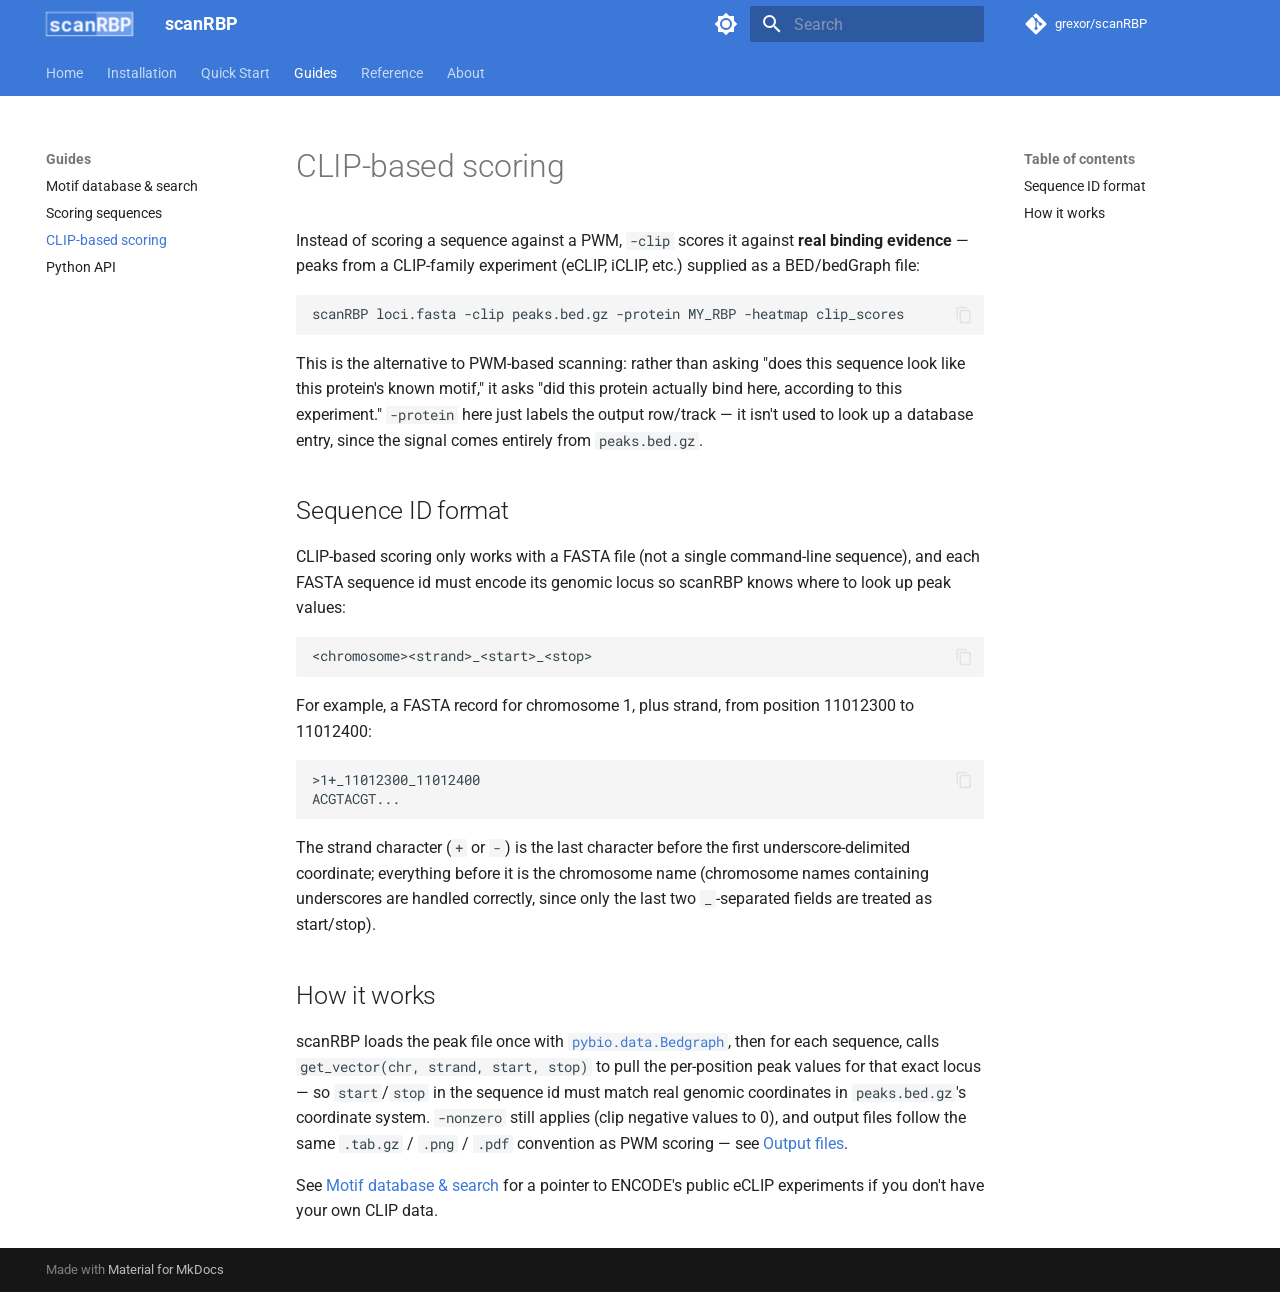
<file: clip/index.html>
<!doctype html>
<html lang="en" class="no-js">
  <head>
    
      <meta charset="utf-8">
      <meta name="viewport" content="width=device-width,initial-scale=1">
      
        <meta name="description" content="scanRBP - RNA-protein binding toolkit">
      
      
      
        <link rel="canonical" href="https://grexor.github.io/scanRBP/clip/">
      
      
        <link rel="prev" href="../scoring/">
      
      
        <link rel="next" href="../python-api/">
      
      
        
      
      
      <link rel="icon" href="../assets/scanRBP_logo.png">
      <meta name="generator" content="mkdocs-1.6.1, mkdocs-material-9.7.7">
    
    
      
        <title>CLIP-based scoring - scanRBP</title>
      
    
    
      <link rel="stylesheet" href="../assets/stylesheets/main.ec1eaa64.min.css">
      
        
        <link rel="stylesheet" href="../assets/stylesheets/palette.ab4e12ef.min.css">
      
      


    
    
      
    
    
      
        
        
        <link rel="preconnect" href="https://fonts.gstatic.com" crossorigin>
        <link rel="stylesheet" href="https://fonts.googleapis.com/css?family=Roboto:300,300i,400,400i,700,700i%7CRoboto+Mono:400,400i,700,700i&display=fallback">
        <style>:root{--md-text-font:"Roboto";--md-code-font:"Roboto Mono"}</style>
      
    
    
      <link rel="stylesheet" href="../stylesheets/extra.css">
    
    <script>__md_scope=new URL("..",location),__md_hash=e=>[...e].reduce(((e,_)=>(e<<5)-e+_.charCodeAt(0)),0),__md_get=(e,_=localStorage,t=__md_scope)=>JSON.parse(_.getItem(t.pathname+"."+e)),__md_set=(e,_,t=localStorage,a=__md_scope)=>{try{t.setItem(a.pathname+"."+e,JSON.stringify(_))}catch(e){}}</script>
    
      

    
    
  </head>
  
  
    
    
      
    
    
    
    
    <body dir="ltr" data-md-color-scheme="default" data-md-color-primary="custom" data-md-color-accent="indigo">
  
    
    <input class="md-toggle" data-md-toggle="drawer" type="checkbox" id="__drawer" autocomplete="off">
    <input class="md-toggle" data-md-toggle="search" type="checkbox" id="__search" autocomplete="off">
    <label class="md-overlay" for="__drawer"></label>
    <div data-md-component="skip">
      
        
        <a href="#clip-based-scoring" class="md-skip">
          Skip to content
        </a>
      
    </div>
    <div data-md-component="announce">
      
    </div>
    
    
      

<header class="md-header" data-md-component="header">
  <nav class="md-header__inner md-grid" aria-label="Header">
    <a href=".." title="scanRBP" class="md-header__button md-logo" aria-label="scanRBP" data-md-component="logo">
      
  <img src="../assets/scanRBP_logo.png" alt="logo">

    </a>
    <label class="md-header__button md-icon" for="__drawer">
      
      <svg xmlns="http://www.w3.org/2000/svg" viewBox="0 0 24 24"><path d="M3 6h18v2H3zm0 5h18v2H3zm0 5h18v2H3z"/></svg>
    </label>
    <div class="md-header__title" data-md-component="header-title">
      <div class="md-header__ellipsis">
        <div class="md-header__topic">
          <span class="md-ellipsis">
            scanRBP
          </span>
        </div>
        <div class="md-header__topic" data-md-component="header-topic">
          <span class="md-ellipsis">
            
              CLIP-based scoring
            
          </span>
        </div>
      </div>
    </div>
    
      
        <form class="md-header__option" data-md-component="palette">
  
    
    
    
    <input class="md-option" data-md-color-media="" data-md-color-scheme="default" data-md-color-primary="custom" data-md-color-accent="indigo"  aria-label="Switch to dark mode"  type="radio" name="__palette" id="__palette_0">
    
      <label class="md-header__button md-icon" title="Switch to dark mode" for="__palette_1" hidden>
        <svg xmlns="http://www.w3.org/2000/svg" viewBox="0 0 24 24"><path d="M12 8a4 4 0 0 0-4 4 4 4 0 0 0 4 4 4 4 0 0 0 4-4 4 4 0 0 0-4-4m0 10a6 6 0 0 1-6-6 6 6 0 0 1 6-6 6 6 0 0 1 6 6 6 6 0 0 1-6 6m8-9.31V4h-4.69L12 .69 8.69 4H4v4.69L.69 12 4 15.31V20h4.69L12 23.31 15.31 20H20v-4.69L23.31 12z"/></svg>
      </label>
    
  
    
    
    
    <input class="md-option" data-md-color-media="" data-md-color-scheme="slate" data-md-color-primary="custom" data-md-color-accent="indigo"  aria-label="Switch to light mode"  type="radio" name="__palette" id="__palette_1">
    
      <label class="md-header__button md-icon" title="Switch to light mode" for="__palette_0" hidden>
        <svg xmlns="http://www.w3.org/2000/svg" viewBox="0 0 24 24"><path d="M12 18c-.89 0-1.74-.2-2.5-.55C11.56 16.5 13 14.42 13 12s-1.44-4.5-3.5-5.45C10.26 6.2 11.11 6 12 6a6 6 0 0 1 6 6 6 6 0 0 1-6 6m8-9.31V4h-4.69L12 .69 8.69 4H4v4.69L.69 12 4 15.31V20h4.69L12 23.31 15.31 20H20v-4.69L23.31 12z"/></svg>
      </label>
    
  
</form>
      
    
    
      <script>var palette=__md_get("__palette");if(palette&&palette.color){if("(prefers-color-scheme)"===palette.color.media){var media=matchMedia("(prefers-color-scheme: light)"),input=document.querySelector(media.matches?"[data-md-color-media='(prefers-color-scheme: light)']":"[data-md-color-media='(prefers-color-scheme: dark)']");palette.color.media=input.getAttribute("data-md-color-media"),palette.color.scheme=input.getAttribute("data-md-color-scheme"),palette.color.primary=input.getAttribute("data-md-color-primary"),palette.color.accent=input.getAttribute("data-md-color-accent")}for(var[key,value]of Object.entries(palette.color))document.body.setAttribute("data-md-color-"+key,value)}</script>
    
    
    
      
      
        <label class="md-header__button md-icon" for="__search">
          
          <svg xmlns="http://www.w3.org/2000/svg" viewBox="0 0 24 24"><path d="M9.5 3A6.5 6.5 0 0 1 16 9.5c0 1.61-.59 3.09-1.56 4.23l.27.27h.79l5 5-1.5 1.5-5-5v-.79l-.27-.27A6.52 6.52 0 0 1 9.5 16 6.5 6.5 0 0 1 3 9.5 6.5 6.5 0 0 1 9.5 3m0 2C7 5 5 7 5 9.5S7 14 9.5 14 14 12 14 9.5 12 5 9.5 5"/></svg>
        </label>
        <div class="md-search" data-md-component="search" role="dialog">
  <label class="md-search__overlay" for="__search"></label>
  <div class="md-search__inner" role="search">
    <form class="md-search__form" name="search">
      <input type="text" class="md-search__input" name="query" aria-label="Search" placeholder="Search" autocapitalize="off" autocorrect="off" autocomplete="off" spellcheck="false" data-md-component="search-query" required>
      <label class="md-search__icon md-icon" for="__search">
        
        <svg xmlns="http://www.w3.org/2000/svg" viewBox="0 0 24 24"><path d="M9.5 3A6.5 6.5 0 0 1 16 9.5c0 1.61-.59 3.09-1.56 4.23l.27.27h.79l5 5-1.5 1.5-5-5v-.79l-.27-.27A6.52 6.52 0 0 1 9.5 16 6.5 6.5 0 0 1 3 9.5 6.5 6.5 0 0 1 9.5 3m0 2C7 5 5 7 5 9.5S7 14 9.5 14 14 12 14 9.5 12 5 9.5 5"/></svg>
        
        <svg xmlns="http://www.w3.org/2000/svg" viewBox="0 0 24 24"><path d="M20 11v2H8l5.5 5.5-1.42 1.42L4.16 12l7.92-7.92L13.5 5.5 8 11z"/></svg>
      </label>
      <nav class="md-search__options" aria-label="Search">
        
        <button type="reset" class="md-search__icon md-icon" title="Clear" aria-label="Clear" tabindex="-1">
          
          <svg xmlns="http://www.w3.org/2000/svg" viewBox="0 0 24 24"><path d="M19 6.41 17.59 5 12 10.59 6.41 5 5 6.41 10.59 12 5 17.59 6.41 19 12 13.41 17.59 19 19 17.59 13.41 12z"/></svg>
        </button>
      </nav>
      
        <div class="md-search__suggest" data-md-component="search-suggest"></div>
      
    </form>
    <div class="md-search__output">
      <div class="md-search__scrollwrap" tabindex="0" data-md-scrollfix>
        <div class="md-search-result" data-md-component="search-result">
          <div class="md-search-result__meta">
            Initializing search
          </div>
          <ol class="md-search-result__list" role="presentation"></ol>
        </div>
      </div>
    </div>
  </div>
</div>
      
    
    
      <div class="md-header__source">
        <a href="https://github.com/grexor/scanRBP" title="Go to repository" class="md-source" data-md-component="source">
  <div class="md-source__icon md-icon">
    
    <svg xmlns="http://www.w3.org/2000/svg" viewBox="0 0 448 512"><!--! Font Awesome Free 7.1.0 by @fontawesome - https://fontawesome.com License - https://fontawesome.com/license/free (Icons: CC BY 4.0, Fonts: SIL OFL 1.1, Code: MIT License) Copyright 2025 Fonticons, Inc.--><path d="M439.6 236.1 244 40.5c-5.4-5.5-12.8-8.5-20.4-8.5s-15 3-20.4 8.4L162.5 81l51.5 51.5c27.1-9.1 52.7 16.8 43.4 43.7l49.7 49.7c34.2-11.8 61.2 31 35.5 56.7-26.5 26.5-70.2-2.9-56-37.3L240.3 199v121.9c25.3 12.5 22.3 41.8 9.1 55-6.4 6.4-15.2 10.1-24.3 10.1s-17.8-3.6-24.3-10.1c-17.6-17.6-11.1-46.9 11.2-56v-123c-20.8-8.5-24.6-30.7-18.6-45L142.6 101 8.5 235.1C3 240.6 0 247.9 0 255.5s3 15 8.5 20.4l195.6 195.7c5.4 5.4 12.7 8.4 20.4 8.4s15-3 20.4-8.4l194.7-194.7c5.4-5.4 8.4-12.8 8.4-20.4s-3-15-8.4-20.4"/></svg>
  </div>
  <div class="md-source__repository">
    grexor/scanRBP
  </div>
</a>
      </div>
    
  </nav>
  
</header>
    
    <div class="md-container" data-md-component="container">
      
      
        
          
            
<nav class="md-tabs" aria-label="Tabs" data-md-component="tabs">
  <div class="md-grid">
    <ul class="md-tabs__list">
      
        
  
  
  
  
    <li class="md-tabs__item">
      <a href=".." class="md-tabs__link">
        
  
  
    
  
  Home

      </a>
    </li>
  

      
        
  
  
  
  
    <li class="md-tabs__item">
      <a href="../installation/" class="md-tabs__link">
        
  
  
    
  
  Installation

      </a>
    </li>
  

      
        
  
  
  
  
    <li class="md-tabs__item">
      <a href="../quickstart/" class="md-tabs__link">
        
  
  
    
  
  Quick Start

      </a>
    </li>
  

      
        
  
  
  
    
  
  
    
    
      <li class="md-tabs__item md-tabs__item--active">
        <a href="../motifs/" class="md-tabs__link">
          
  
  
  Guides

        </a>
      </li>
    
  

      
        
  
  
  
  
    
    
      <li class="md-tabs__item">
        <a href="../cli/" class="md-tabs__link">
          
  
  
  Reference

        </a>
      </li>
    
  

      
        
  
  
  
  
    <li class="md-tabs__item">
      <a href="../about/" class="md-tabs__link">
        
  
  
    
  
  About

      </a>
    </li>
  

      
    </ul>
  </div>
</nav>
          
        
      
      <main class="md-main" data-md-component="main">
        <div class="md-main__inner md-grid">
          
            
              
              <div class="md-sidebar md-sidebar--primary" data-md-component="sidebar" data-md-type="navigation" >
                <div class="md-sidebar__scrollwrap">
                  <div class="md-sidebar__inner">
                    


  


<nav class="md-nav md-nav--primary md-nav--lifted" aria-label="Navigation" data-md-level="0">
  <label class="md-nav__title" for="__drawer">
    <a href=".." title="scanRBP" class="md-nav__button md-logo" aria-label="scanRBP" data-md-component="logo">
      
  <img src="../assets/scanRBP_logo.png" alt="logo">

    </a>
    scanRBP
  </label>
  
    <div class="md-nav__source">
      <a href="https://github.com/grexor/scanRBP" title="Go to repository" class="md-source" data-md-component="source">
  <div class="md-source__icon md-icon">
    
    <svg xmlns="http://www.w3.org/2000/svg" viewBox="0 0 448 512"><!--! Font Awesome Free 7.1.0 by @fontawesome - https://fontawesome.com License - https://fontawesome.com/license/free (Icons: CC BY 4.0, Fonts: SIL OFL 1.1, Code: MIT License) Copyright 2025 Fonticons, Inc.--><path d="M439.6 236.1 244 40.5c-5.4-5.5-12.8-8.5-20.4-8.5s-15 3-20.4 8.4L162.5 81l51.5 51.5c27.1-9.1 52.7 16.8 43.4 43.7l49.7 49.7c34.2-11.8 61.2 31 35.5 56.7-26.5 26.5-70.2-2.9-56-37.3L240.3 199v121.9c25.3 12.5 22.3 41.8 9.1 55-6.4 6.4-15.2 10.1-24.3 10.1s-17.8-3.6-24.3-10.1c-17.6-17.6-11.1-46.9 11.2-56v-123c-20.8-8.5-24.6-30.7-18.6-45L142.6 101 8.5 235.1C3 240.6 0 247.9 0 255.5s3 15 8.5 20.4l195.6 195.7c5.4 5.4 12.7 8.4 20.4 8.4s15-3 20.4-8.4l194.7-194.7c5.4-5.4 8.4-12.8 8.4-20.4s-3-15-8.4-20.4"/></svg>
  </div>
  <div class="md-source__repository">
    grexor/scanRBP
  </div>
</a>
    </div>
  
  <ul class="md-nav__list" data-md-scrollfix>
    
      
      
  
  
  
  
    <li class="md-nav__item">
      <a href=".." class="md-nav__link">
        
  
  
  <span class="md-ellipsis">
    
  
    Home
  

    
  </span>
  
  

      </a>
    </li>
  

    
      
      
  
  
  
  
    <li class="md-nav__item">
      <a href="../installation/" class="md-nav__link">
        
  
  
  <span class="md-ellipsis">
    
  
    Installation
  

    
  </span>
  
  

      </a>
    </li>
  

    
      
      
  
  
  
  
    <li class="md-nav__item">
      <a href="../quickstart/" class="md-nav__link">
        
  
  
  <span class="md-ellipsis">
    
  
    Quick Start
  

    
  </span>
  
  

      </a>
    </li>
  

    
      
      
  
  
    
  
  
  
    
    
    
    
      
        
        
      
      
    
    
    <li class="md-nav__item md-nav__item--active md-nav__item--section md-nav__item--nested">
      
        
        
        <input class="md-nav__toggle md-toggle " type="checkbox" id="__nav_4" checked>
        
          
          <label class="md-nav__link" for="__nav_4" id="__nav_4_label" tabindex="">
            
  
  
  <span class="md-ellipsis">
    
  
    Guides
  

    
  </span>
  
  

            <span class="md-nav__icon md-icon"></span>
          </label>
        
        <nav class="md-nav" data-md-level="1" aria-labelledby="__nav_4_label" aria-expanded="true">
          <label class="md-nav__title" for="__nav_4">
            <span class="md-nav__icon md-icon"></span>
            
  
    Guides
  

          </label>
          <ul class="md-nav__list" data-md-scrollfix>
            
              
                
  
  
  
  
    <li class="md-nav__item">
      <a href="../motifs/" class="md-nav__link">
        
  
  
  <span class="md-ellipsis">
    
  
    Motif database & search
  

    
  </span>
  
  

      </a>
    </li>
  

              
            
              
                
  
  
  
  
    <li class="md-nav__item">
      <a href="../scoring/" class="md-nav__link">
        
  
  
  <span class="md-ellipsis">
    
  
    Scoring sequences
  

    
  </span>
  
  

      </a>
    </li>
  

              
            
              
                
  
  
    
  
  
  
    <li class="md-nav__item md-nav__item--active">
      
      <input class="md-nav__toggle md-toggle" type="checkbox" id="__toc">
      
      
        
      
      
        <label class="md-nav__link md-nav__link--active" for="__toc">
          
  
  
  <span class="md-ellipsis">
    
  
    CLIP-based scoring
  

    
  </span>
  
  

          <span class="md-nav__icon md-icon"></span>
        </label>
      
      <a href="./" class="md-nav__link md-nav__link--active">
        
  
  
  <span class="md-ellipsis">
    
  
    CLIP-based scoring
  

    
  </span>
  
  

      </a>
      
        

<nav class="md-nav md-nav--secondary" aria-label="Table of contents">
  
  
  
    
  
  
    <label class="md-nav__title" for="__toc">
      <span class="md-nav__icon md-icon"></span>
      Table of contents
    </label>
    <ul class="md-nav__list" data-md-component="toc" data-md-scrollfix>
      
        <li class="md-nav__item">
  <a href="#sequence-id-format" class="md-nav__link">
    <span class="md-ellipsis">
      
        Sequence ID format
      
    </span>
  </a>
  
</li>
      
        <li class="md-nav__item">
  <a href="#how-it-works" class="md-nav__link">
    <span class="md-ellipsis">
      
        How it works
      
    </span>
  </a>
  
</li>
      
    </ul>
  
</nav>
      
    </li>
  

              
            
              
                
  
  
  
  
    <li class="md-nav__item">
      <a href="../python-api/" class="md-nav__link">
        
  
  
  <span class="md-ellipsis">
    
  
    Python API
  

    
  </span>
  
  

      </a>
    </li>
  

              
            
          </ul>
        </nav>
      
    </li>
  

    
      
      
  
  
  
  
    
    
    
    
      
      
    
    
    <li class="md-nav__item md-nav__item--nested">
      
        
        
        <input class="md-nav__toggle md-toggle " type="checkbox" id="__nav_5" >
        
          
          <label class="md-nav__link" for="__nav_5" id="__nav_5_label" tabindex="0">
            
  
  
  <span class="md-ellipsis">
    
  
    Reference
  

    
  </span>
  
  

            <span class="md-nav__icon md-icon"></span>
          </label>
        
        <nav class="md-nav" data-md-level="1" aria-labelledby="__nav_5_label" aria-expanded="false">
          <label class="md-nav__title" for="__nav_5">
            <span class="md-nav__icon md-icon"></span>
            
  
    Reference
  

          </label>
          <ul class="md-nav__list" data-md-scrollfix>
            
              
                
  
  
  
  
    <li class="md-nav__item">
      <a href="../cli/" class="md-nav__link">
        
  
  
  <span class="md-ellipsis">
    
  
    Command-line reference
  

    
  </span>
  
  

      </a>
    </li>
  

              
            
              
                
  
  
  
  
    <li class="md-nav__item">
      <a href="../dependencies/" class="md-nav__link">
        
  
  
  <span class="md-ellipsis">
    
  
    Dependencies
  

    
  </span>
  
  

      </a>
    </li>
  

              
            
          </ul>
        </nav>
      
    </li>
  

    
      
      
  
  
  
  
    <li class="md-nav__item">
      <a href="../about/" class="md-nav__link">
        
  
  
  <span class="md-ellipsis">
    
  
    About
  

    
  </span>
  
  

      </a>
    </li>
  

    
  </ul>
</nav>
                  </div>
                </div>
              </div>
            
            
              
              <div class="md-sidebar md-sidebar--secondary" data-md-component="sidebar" data-md-type="toc" >
                <div class="md-sidebar__scrollwrap">
                  <div class="md-sidebar__inner">
                    

<nav class="md-nav md-nav--secondary" aria-label="Table of contents">
  
  
  
    
  
  
    <label class="md-nav__title" for="__toc">
      <span class="md-nav__icon md-icon"></span>
      Table of contents
    </label>
    <ul class="md-nav__list" data-md-component="toc" data-md-scrollfix>
      
        <li class="md-nav__item">
  <a href="#sequence-id-format" class="md-nav__link">
    <span class="md-ellipsis">
      
        Sequence ID format
      
    </span>
  </a>
  
</li>
      
        <li class="md-nav__item">
  <a href="#how-it-works" class="md-nav__link">
    <span class="md-ellipsis">
      
        How it works
      
    </span>
  </a>
  
</li>
      
    </ul>
  
</nav>
                  </div>
                </div>
              </div>
            
          
          
            <div class="md-content" data-md-component="content">
              
              <article class="md-content__inner md-typeset">
                
                  


  
  


<h1 id="clip-based-scoring">CLIP-based scoring<a class="headerlink" href="#clip-based-scoring" title="Permanent link">&para;</a></h1>
<p>Instead of scoring a sequence against a PWM, <code>-clip</code> scores it against <strong>real binding evidence</strong> — peaks from a CLIP-family experiment (eCLIP, iCLIP, etc.) supplied as a BED/bedGraph file:</p>
<div class="highlight"><pre><span></span><code>scanRBP<span class="w"> </span>loci.fasta<span class="w"> </span>-clip<span class="w"> </span>peaks.bed.gz<span class="w"> </span>-protein<span class="w"> </span>MY_RBP<span class="w"> </span>-heatmap<span class="w"> </span>clip_scores
</code></pre></div>
<p>This is the alternative to PWM-based scanning: rather than asking "does this sequence look like this protein's known motif," it asks "did this protein actually bind here, according to this experiment." <code>-protein</code> here just labels the output row/track — it isn't used to look up a database entry, since the signal comes entirely from <code>peaks.bed.gz</code>.</p>
<h2 id="sequence-id-format">Sequence ID format<a class="headerlink" href="#sequence-id-format" title="Permanent link">&para;</a></h2>
<p>CLIP-based scoring only works with a FASTA file (not a single command-line sequence), and each FASTA sequence id must encode its genomic locus so scanRBP knows where to look up peak values:</p>
<div class="highlight"><pre><span></span><code>&lt;chromosome&gt;&lt;strand&gt;_&lt;start&gt;_&lt;stop&gt;
</code></pre></div>
<p>For example, a FASTA record for chromosome 1, plus strand, from position 11012300 to 11012400:</p>
<div class="highlight"><pre><span></span><code>&gt;1+_11012300_11012400
ACGTACGT...
</code></pre></div>
<p>The strand character (<code>+</code> or <code>-</code>) is the last character before the first underscore-delimited coordinate; everything before it is the chromosome name (chromosome names containing underscores are handled correctly, since only the last two <code>_</code>-separated fields are treated as start/stop).</p>
<h2 id="how-it-works">How it works<a class="headerlink" href="#how-it-works" title="Permanent link">&para;</a></h2>
<p>scanRBP loads the peak file once with <a href="https://grexor.github.io/pybio/bedgraph/"><code>pybio.data.Bedgraph</code></a>, then for each sequence, calls <code>get_vector(chr, strand, start, stop)</code> to pull the per-position peak values for that exact locus — so <code>start</code>/<code>stop</code> in the sequence id must match real genomic coordinates in <code>peaks.bed.gz</code>'s coordinate system. <code>-nonzero</code> still applies (clip negative values to 0), and output files follow the same <code>.tab.gz</code> / <code>.png</code> / <code>.pdf</code> convention as PWM scoring — see <a href="../scoring/#output-files">Output files</a>.</p>
<p>See <a href="../motifs/#other-resources-not-yet-integrated">Motif database &amp; search</a> for a pointer to ENCODE's public eCLIP experiments if you don't have your own CLIP data.</p>












                
              </article>
            </div>
          
          
<script>var target=document.getElementById(location.hash.slice(1));target&&target.name&&(target.checked=target.name.startsWith("__tabbed_"))</script>
        </div>
        
          <button type="button" class="md-top md-icon" data-md-component="top" hidden>
  
  <svg xmlns="http://www.w3.org/2000/svg" viewBox="0 0 24 24"><path d="M13 20h-2V8l-5.5 5.5-1.42-1.42L12 4.16l7.92 7.92-1.42 1.42L13 8z"/></svg>
  Back to top
</button>
        
      </main>
      
        <footer class="md-footer">
  
  <div class="md-footer-meta md-typeset">
    <div class="md-footer-meta__inner md-grid">
      <div class="md-copyright">
  
  
    Made with
    <a href="https://squidfunk.github.io/mkdocs-material/" target="_blank" rel="noopener">
      Material for MkDocs
    </a>
  
</div>
      
    </div>
  </div>
</footer>
      
    </div>
    <div class="md-dialog" data-md-component="dialog">
      <div class="md-dialog__inner md-typeset"></div>
    </div>
    
    
    
      
      
      <script id="__config" type="application/json">{"annotate": null, "base": "..", "features": ["navigation.tabs", "navigation.top", "content.code.copy", "search.suggest"], "search": "../assets/javascripts/workers/search.2c215733.min.js", "tags": null, "translations": {"clipboard.copied": "Copied to clipboard", "clipboard.copy": "Copy to clipboard", "search.result.more.one": "1 more on this page", "search.result.more.other": "# more on this page", "search.result.none": "No matching documents", "search.result.one": "1 matching document", "search.result.other": "# matching documents", "search.result.placeholder": "Type to start searching", "search.result.term.missing": "Missing", "select.version": "Select version"}, "version": null}</script>
    
    
      <script src="../assets/javascripts/bundle.d7400e89.min.js"></script>
      
    
  </body>
</html>
</file>
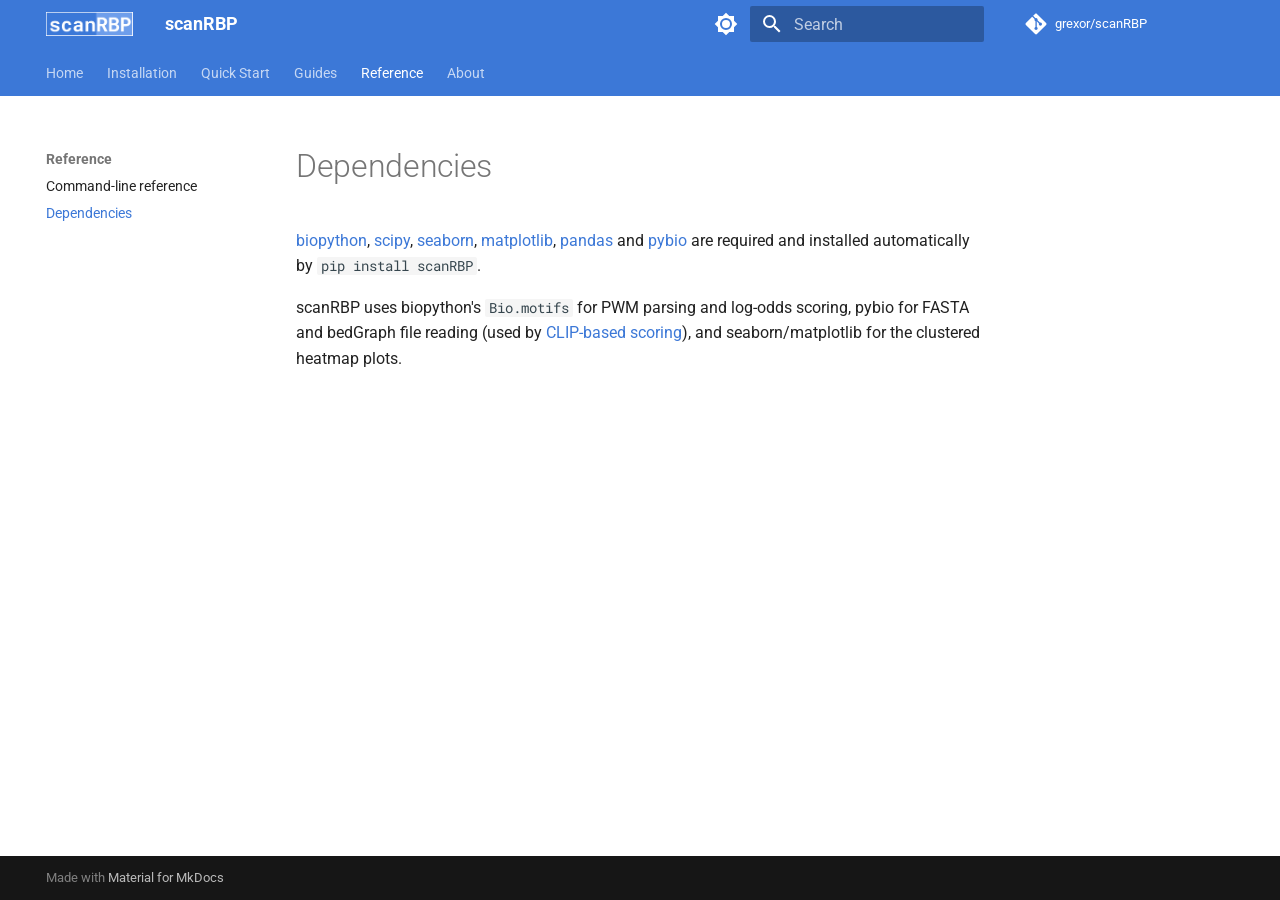
<file: dependencies/index.html>
<!doctype html>
<html lang="en" class="no-js">
  <head>
    
      <meta charset="utf-8">
      <meta name="viewport" content="width=device-width,initial-scale=1">
      
        <meta name="description" content="scanRBP - RNA-protein binding toolkit">
      
      
      
        <link rel="canonical" href="https://grexor.github.io/scanRBP/dependencies/">
      
      
        <link rel="prev" href="../cli/">
      
      
        <link rel="next" href="../about/">
      
      
        
      
      
      <link rel="icon" href="../assets/scanRBP_logo.png">
      <meta name="generator" content="mkdocs-1.6.1, mkdocs-material-9.7.7">
    
    
      
        <title>Dependencies - scanRBP</title>
      
    
    
      <link rel="stylesheet" href="../assets/stylesheets/main.ec1eaa64.min.css">
      
        
        <link rel="stylesheet" href="../assets/stylesheets/palette.ab4e12ef.min.css">
      
      


    
    
      
    
    
      
        
        
        <link rel="preconnect" href="https://fonts.gstatic.com" crossorigin>
        <link rel="stylesheet" href="https://fonts.googleapis.com/css?family=Roboto:300,300i,400,400i,700,700i%7CRoboto+Mono:400,400i,700,700i&display=fallback">
        <style>:root{--md-text-font:"Roboto";--md-code-font:"Roboto Mono"}</style>
      
    
    
      <link rel="stylesheet" href="../stylesheets/extra.css">
    
    <script>__md_scope=new URL("..",location),__md_hash=e=>[...e].reduce(((e,_)=>(e<<5)-e+_.charCodeAt(0)),0),__md_get=(e,_=localStorage,t=__md_scope)=>JSON.parse(_.getItem(t.pathname+"."+e)),__md_set=(e,_,t=localStorage,a=__md_scope)=>{try{t.setItem(a.pathname+"."+e,JSON.stringify(_))}catch(e){}}</script>
    
      

    
    
  </head>
  
  
    
    
      
    
    
    
    
    <body dir="ltr" data-md-color-scheme="default" data-md-color-primary="custom" data-md-color-accent="indigo">
  
    
    <input class="md-toggle" data-md-toggle="drawer" type="checkbox" id="__drawer" autocomplete="off">
    <input class="md-toggle" data-md-toggle="search" type="checkbox" id="__search" autocomplete="off">
    <label class="md-overlay" for="__drawer"></label>
    <div data-md-component="skip">
      
        
        <a href="#dependencies" class="md-skip">
          Skip to content
        </a>
      
    </div>
    <div data-md-component="announce">
      
    </div>
    
    
      

<header class="md-header" data-md-component="header">
  <nav class="md-header__inner md-grid" aria-label="Header">
    <a href=".." title="scanRBP" class="md-header__button md-logo" aria-label="scanRBP" data-md-component="logo">
      
  <img src="../assets/scanRBP_logo.png" alt="logo">

    </a>
    <label class="md-header__button md-icon" for="__drawer">
      
      <svg xmlns="http://www.w3.org/2000/svg" viewBox="0 0 24 24"><path d="M3 6h18v2H3zm0 5h18v2H3zm0 5h18v2H3z"/></svg>
    </label>
    <div class="md-header__title" data-md-component="header-title">
      <div class="md-header__ellipsis">
        <div class="md-header__topic">
          <span class="md-ellipsis">
            scanRBP
          </span>
        </div>
        <div class="md-header__topic" data-md-component="header-topic">
          <span class="md-ellipsis">
            
              Dependencies
            
          </span>
        </div>
      </div>
    </div>
    
      
        <form class="md-header__option" data-md-component="palette">
  
    
    
    
    <input class="md-option" data-md-color-media="" data-md-color-scheme="default" data-md-color-primary="custom" data-md-color-accent="indigo"  aria-label="Switch to dark mode"  type="radio" name="__palette" id="__palette_0">
    
      <label class="md-header__button md-icon" title="Switch to dark mode" for="__palette_1" hidden>
        <svg xmlns="http://www.w3.org/2000/svg" viewBox="0 0 24 24"><path d="M12 8a4 4 0 0 0-4 4 4 4 0 0 0 4 4 4 4 0 0 0 4-4 4 4 0 0 0-4-4m0 10a6 6 0 0 1-6-6 6 6 0 0 1 6-6 6 6 0 0 1 6 6 6 6 0 0 1-6 6m8-9.31V4h-4.69L12 .69 8.69 4H4v4.69L.69 12 4 15.31V20h4.69L12 23.31 15.31 20H20v-4.69L23.31 12z"/></svg>
      </label>
    
  
    
    
    
    <input class="md-option" data-md-color-media="" data-md-color-scheme="slate" data-md-color-primary="custom" data-md-color-accent="indigo"  aria-label="Switch to light mode"  type="radio" name="__palette" id="__palette_1">
    
      <label class="md-header__button md-icon" title="Switch to light mode" for="__palette_0" hidden>
        <svg xmlns="http://www.w3.org/2000/svg" viewBox="0 0 24 24"><path d="M12 18c-.89 0-1.74-.2-2.5-.55C11.56 16.5 13 14.42 13 12s-1.44-4.5-3.5-5.45C10.26 6.2 11.11 6 12 6a6 6 0 0 1 6 6 6 6 0 0 1-6 6m8-9.31V4h-4.69L12 .69 8.69 4H4v4.69L.69 12 4 15.31V20h4.69L12 23.31 15.31 20H20v-4.69L23.31 12z"/></svg>
      </label>
    
  
</form>
      
    
    
      <script>var palette=__md_get("__palette");if(palette&&palette.color){if("(prefers-color-scheme)"===palette.color.media){var media=matchMedia("(prefers-color-scheme: light)"),input=document.querySelector(media.matches?"[data-md-color-media='(prefers-color-scheme: light)']":"[data-md-color-media='(prefers-color-scheme: dark)']");palette.color.media=input.getAttribute("data-md-color-media"),palette.color.scheme=input.getAttribute("data-md-color-scheme"),palette.color.primary=input.getAttribute("data-md-color-primary"),palette.color.accent=input.getAttribute("data-md-color-accent")}for(var[key,value]of Object.entries(palette.color))document.body.setAttribute("data-md-color-"+key,value)}</script>
    
    
    
      
      
        <label class="md-header__button md-icon" for="__search">
          
          <svg xmlns="http://www.w3.org/2000/svg" viewBox="0 0 24 24"><path d="M9.5 3A6.5 6.5 0 0 1 16 9.5c0 1.61-.59 3.09-1.56 4.23l.27.27h.79l5 5-1.5 1.5-5-5v-.79l-.27-.27A6.52 6.52 0 0 1 9.5 16 6.5 6.5 0 0 1 3 9.5 6.5 6.5 0 0 1 9.5 3m0 2C7 5 5 7 5 9.5S7 14 9.5 14 14 12 14 9.5 12 5 9.5 5"/></svg>
        </label>
        <div class="md-search" data-md-component="search" role="dialog">
  <label class="md-search__overlay" for="__search"></label>
  <div class="md-search__inner" role="search">
    <form class="md-search__form" name="search">
      <input type="text" class="md-search__input" name="query" aria-label="Search" placeholder="Search" autocapitalize="off" autocorrect="off" autocomplete="off" spellcheck="false" data-md-component="search-query" required>
      <label class="md-search__icon md-icon" for="__search">
        
        <svg xmlns="http://www.w3.org/2000/svg" viewBox="0 0 24 24"><path d="M9.5 3A6.5 6.5 0 0 1 16 9.5c0 1.61-.59 3.09-1.56 4.23l.27.27h.79l5 5-1.5 1.5-5-5v-.79l-.27-.27A6.52 6.52 0 0 1 9.5 16 6.5 6.5 0 0 1 3 9.5 6.5 6.5 0 0 1 9.5 3m0 2C7 5 5 7 5 9.5S7 14 9.5 14 14 12 14 9.5 12 5 9.5 5"/></svg>
        
        <svg xmlns="http://www.w3.org/2000/svg" viewBox="0 0 24 24"><path d="M20 11v2H8l5.5 5.5-1.42 1.42L4.16 12l7.92-7.92L13.5 5.5 8 11z"/></svg>
      </label>
      <nav class="md-search__options" aria-label="Search">
        
        <button type="reset" class="md-search__icon md-icon" title="Clear" aria-label="Clear" tabindex="-1">
          
          <svg xmlns="http://www.w3.org/2000/svg" viewBox="0 0 24 24"><path d="M19 6.41 17.59 5 12 10.59 6.41 5 5 6.41 10.59 12 5 17.59 6.41 19 12 13.41 17.59 19 19 17.59 13.41 12z"/></svg>
        </button>
      </nav>
      
        <div class="md-search__suggest" data-md-component="search-suggest"></div>
      
    </form>
    <div class="md-search__output">
      <div class="md-search__scrollwrap" tabindex="0" data-md-scrollfix>
        <div class="md-search-result" data-md-component="search-result">
          <div class="md-search-result__meta">
            Initializing search
          </div>
          <ol class="md-search-result__list" role="presentation"></ol>
        </div>
      </div>
    </div>
  </div>
</div>
      
    
    
      <div class="md-header__source">
        <a href="https://github.com/grexor/scanRBP" title="Go to repository" class="md-source" data-md-component="source">
  <div class="md-source__icon md-icon">
    
    <svg xmlns="http://www.w3.org/2000/svg" viewBox="0 0 448 512"><!--! Font Awesome Free 7.1.0 by @fontawesome - https://fontawesome.com License - https://fontawesome.com/license/free (Icons: CC BY 4.0, Fonts: SIL OFL 1.1, Code: MIT License) Copyright 2025 Fonticons, Inc.--><path d="M439.6 236.1 244 40.5c-5.4-5.5-12.8-8.5-20.4-8.5s-15 3-20.4 8.4L162.5 81l51.5 51.5c27.1-9.1 52.7 16.8 43.4 43.7l49.7 49.7c34.2-11.8 61.2 31 35.5 56.7-26.5 26.5-70.2-2.9-56-37.3L240.3 199v121.9c25.3 12.5 22.3 41.8 9.1 55-6.4 6.4-15.2 10.1-24.3 10.1s-17.8-3.6-24.3-10.1c-17.6-17.6-11.1-46.9 11.2-56v-123c-20.8-8.5-24.6-30.7-18.6-45L142.6 101 8.5 235.1C3 240.6 0 247.9 0 255.5s3 15 8.5 20.4l195.6 195.7c5.4 5.4 12.7 8.4 20.4 8.4s15-3 20.4-8.4l194.7-194.7c5.4-5.4 8.4-12.8 8.4-20.4s-3-15-8.4-20.4"/></svg>
  </div>
  <div class="md-source__repository">
    grexor/scanRBP
  </div>
</a>
      </div>
    
  </nav>
  
</header>
    
    <div class="md-container" data-md-component="container">
      
      
        
          
            
<nav class="md-tabs" aria-label="Tabs" data-md-component="tabs">
  <div class="md-grid">
    <ul class="md-tabs__list">
      
        
  
  
  
  
    <li class="md-tabs__item">
      <a href=".." class="md-tabs__link">
        
  
  
    
  
  Home

      </a>
    </li>
  

      
        
  
  
  
  
    <li class="md-tabs__item">
      <a href="../installation/" class="md-tabs__link">
        
  
  
    
  
  Installation

      </a>
    </li>
  

      
        
  
  
  
  
    <li class="md-tabs__item">
      <a href="../quickstart/" class="md-tabs__link">
        
  
  
    
  
  Quick Start

      </a>
    </li>
  

      
        
  
  
  
  
    
    
      <li class="md-tabs__item">
        <a href="../motifs/" class="md-tabs__link">
          
  
  
  Guides

        </a>
      </li>
    
  

      
        
  
  
  
    
  
  
    
    
      <li class="md-tabs__item md-tabs__item--active">
        <a href="../cli/" class="md-tabs__link">
          
  
  
  Reference

        </a>
      </li>
    
  

      
        
  
  
  
  
    <li class="md-tabs__item">
      <a href="../about/" class="md-tabs__link">
        
  
  
    
  
  About

      </a>
    </li>
  

      
    </ul>
  </div>
</nav>
          
        
      
      <main class="md-main" data-md-component="main">
        <div class="md-main__inner md-grid">
          
            
              
              <div class="md-sidebar md-sidebar--primary" data-md-component="sidebar" data-md-type="navigation" >
                <div class="md-sidebar__scrollwrap">
                  <div class="md-sidebar__inner">
                    


  


<nav class="md-nav md-nav--primary md-nav--lifted" aria-label="Navigation" data-md-level="0">
  <label class="md-nav__title" for="__drawer">
    <a href=".." title="scanRBP" class="md-nav__button md-logo" aria-label="scanRBP" data-md-component="logo">
      
  <img src="../assets/scanRBP_logo.png" alt="logo">

    </a>
    scanRBP
  </label>
  
    <div class="md-nav__source">
      <a href="https://github.com/grexor/scanRBP" title="Go to repository" class="md-source" data-md-component="source">
  <div class="md-source__icon md-icon">
    
    <svg xmlns="http://www.w3.org/2000/svg" viewBox="0 0 448 512"><!--! Font Awesome Free 7.1.0 by @fontawesome - https://fontawesome.com License - https://fontawesome.com/license/free (Icons: CC BY 4.0, Fonts: SIL OFL 1.1, Code: MIT License) Copyright 2025 Fonticons, Inc.--><path d="M439.6 236.1 244 40.5c-5.4-5.5-12.8-8.5-20.4-8.5s-15 3-20.4 8.4L162.5 81l51.5 51.5c27.1-9.1 52.7 16.8 43.4 43.7l49.7 49.7c34.2-11.8 61.2 31 35.5 56.7-26.5 26.5-70.2-2.9-56-37.3L240.3 199v121.9c25.3 12.5 22.3 41.8 9.1 55-6.4 6.4-15.2 10.1-24.3 10.1s-17.8-3.6-24.3-10.1c-17.6-17.6-11.1-46.9 11.2-56v-123c-20.8-8.5-24.6-30.7-18.6-45L142.6 101 8.5 235.1C3 240.6 0 247.9 0 255.5s3 15 8.5 20.4l195.6 195.7c5.4 5.4 12.7 8.4 20.4 8.4s15-3 20.4-8.4l194.7-194.7c5.4-5.4 8.4-12.8 8.4-20.4s-3-15-8.4-20.4"/></svg>
  </div>
  <div class="md-source__repository">
    grexor/scanRBP
  </div>
</a>
    </div>
  
  <ul class="md-nav__list" data-md-scrollfix>
    
      
      
  
  
  
  
    <li class="md-nav__item">
      <a href=".." class="md-nav__link">
        
  
  
  <span class="md-ellipsis">
    
  
    Home
  

    
  </span>
  
  

      </a>
    </li>
  

    
      
      
  
  
  
  
    <li class="md-nav__item">
      <a href="../installation/" class="md-nav__link">
        
  
  
  <span class="md-ellipsis">
    
  
    Installation
  

    
  </span>
  
  

      </a>
    </li>
  

    
      
      
  
  
  
  
    <li class="md-nav__item">
      <a href="../quickstart/" class="md-nav__link">
        
  
  
  <span class="md-ellipsis">
    
  
    Quick Start
  

    
  </span>
  
  

      </a>
    </li>
  

    
      
      
  
  
  
  
    
    
    
    
      
      
    
    
    <li class="md-nav__item md-nav__item--nested">
      
        
        
        <input class="md-nav__toggle md-toggle " type="checkbox" id="__nav_4" >
        
          
          <label class="md-nav__link" for="__nav_4" id="__nav_4_label" tabindex="0">
            
  
  
  <span class="md-ellipsis">
    
  
    Guides
  

    
  </span>
  
  

            <span class="md-nav__icon md-icon"></span>
          </label>
        
        <nav class="md-nav" data-md-level="1" aria-labelledby="__nav_4_label" aria-expanded="false">
          <label class="md-nav__title" for="__nav_4">
            <span class="md-nav__icon md-icon"></span>
            
  
    Guides
  

          </label>
          <ul class="md-nav__list" data-md-scrollfix>
            
              
                
  
  
  
  
    <li class="md-nav__item">
      <a href="../motifs/" class="md-nav__link">
        
  
  
  <span class="md-ellipsis">
    
  
    Motif database & search
  

    
  </span>
  
  

      </a>
    </li>
  

              
            
              
                
  
  
  
  
    <li class="md-nav__item">
      <a href="../scoring/" class="md-nav__link">
        
  
  
  <span class="md-ellipsis">
    
  
    Scoring sequences
  

    
  </span>
  
  

      </a>
    </li>
  

              
            
              
                
  
  
  
  
    <li class="md-nav__item">
      <a href="../clip/" class="md-nav__link">
        
  
  
  <span class="md-ellipsis">
    
  
    CLIP-based scoring
  

    
  </span>
  
  

      </a>
    </li>
  

              
            
              
                
  
  
  
  
    <li class="md-nav__item">
      <a href="../python-api/" class="md-nav__link">
        
  
  
  <span class="md-ellipsis">
    
  
    Python API
  

    
  </span>
  
  

      </a>
    </li>
  

              
            
          </ul>
        </nav>
      
    </li>
  

    
      
      
  
  
    
  
  
  
    
    
    
    
      
        
        
      
      
    
    
    <li class="md-nav__item md-nav__item--active md-nav__item--section md-nav__item--nested">
      
        
        
        <input class="md-nav__toggle md-toggle " type="checkbox" id="__nav_5" checked>
        
          
          <label class="md-nav__link" for="__nav_5" id="__nav_5_label" tabindex="">
            
  
  
  <span class="md-ellipsis">
    
  
    Reference
  

    
  </span>
  
  

            <span class="md-nav__icon md-icon"></span>
          </label>
        
        <nav class="md-nav" data-md-level="1" aria-labelledby="__nav_5_label" aria-expanded="true">
          <label class="md-nav__title" for="__nav_5">
            <span class="md-nav__icon md-icon"></span>
            
  
    Reference
  

          </label>
          <ul class="md-nav__list" data-md-scrollfix>
            
              
                
  
  
  
  
    <li class="md-nav__item">
      <a href="../cli/" class="md-nav__link">
        
  
  
  <span class="md-ellipsis">
    
  
    Command-line reference
  

    
  </span>
  
  

      </a>
    </li>
  

              
            
              
                
  
  
    
  
  
  
    <li class="md-nav__item md-nav__item--active">
      
      <input class="md-nav__toggle md-toggle" type="checkbox" id="__toc">
      
      
        
      
      
      <a href="./" class="md-nav__link md-nav__link--active">
        
  
  
  <span class="md-ellipsis">
    
  
    Dependencies
  

    
  </span>
  
  

      </a>
      
    </li>
  

              
            
          </ul>
        </nav>
      
    </li>
  

    
      
      
  
  
  
  
    <li class="md-nav__item">
      <a href="../about/" class="md-nav__link">
        
  
  
  <span class="md-ellipsis">
    
  
    About
  

    
  </span>
  
  

      </a>
    </li>
  

    
  </ul>
</nav>
                  </div>
                </div>
              </div>
            
            
              
              <div class="md-sidebar md-sidebar--secondary" data-md-component="sidebar" data-md-type="toc" >
                <div class="md-sidebar__scrollwrap">
                  <div class="md-sidebar__inner">
                    

<nav class="md-nav md-nav--secondary" aria-label="Table of contents">
  
  
  
    
  
  
</nav>
                  </div>
                </div>
              </div>
            
          
          
            <div class="md-content" data-md-component="content">
              
              <article class="md-content__inner md-typeset">
                
                  


  
  


<h1 id="dependencies">Dependencies<a class="headerlink" href="#dependencies" title="Permanent link">&para;</a></h1>
<p><a href="https://biopython.org/">biopython</a>, <a href="https://scipy.org/">scipy</a>, <a href="https://seaborn.pydata.org/">seaborn</a>, <a href="https://matplotlib.org/">matplotlib</a>, <a href="https://pandas.pydata.org/">pandas</a> and <a href="https://grexor.github.io/pybio/">pybio</a> are required and installed automatically by <code>pip install scanRBP</code>.</p>
<p>scanRBP uses biopython's <code>Bio.motifs</code> for PWM parsing and log-odds scoring, pybio for FASTA and bedGraph file reading (used by <a href="../clip/">CLIP-based scoring</a>), and seaborn/matplotlib for the clustered heatmap plots.</p>












                
              </article>
            </div>
          
          
<script>var target=document.getElementById(location.hash.slice(1));target&&target.name&&(target.checked=target.name.startsWith("__tabbed_"))</script>
        </div>
        
          <button type="button" class="md-top md-icon" data-md-component="top" hidden>
  
  <svg xmlns="http://www.w3.org/2000/svg" viewBox="0 0 24 24"><path d="M13 20h-2V8l-5.5 5.5-1.42-1.42L12 4.16l7.92 7.92-1.42 1.42L13 8z"/></svg>
  Back to top
</button>
        
      </main>
      
        <footer class="md-footer">
  
  <div class="md-footer-meta md-typeset">
    <div class="md-footer-meta__inner md-grid">
      <div class="md-copyright">
  
  
    Made with
    <a href="https://squidfunk.github.io/mkdocs-material/" target="_blank" rel="noopener">
      Material for MkDocs
    </a>
  
</div>
      
    </div>
  </div>
</footer>
      
    </div>
    <div class="md-dialog" data-md-component="dialog">
      <div class="md-dialog__inner md-typeset"></div>
    </div>
    
    
    
      
      
      <script id="__config" type="application/json">{"annotate": null, "base": "..", "features": ["navigation.tabs", "navigation.top", "content.code.copy", "search.suggest"], "search": "../assets/javascripts/workers/search.2c215733.min.js", "tags": null, "translations": {"clipboard.copied": "Copied to clipboard", "clipboard.copy": "Copy to clipboard", "search.result.more.one": "1 more on this page", "search.result.more.other": "# more on this page", "search.result.none": "No matching documents", "search.result.one": "1 matching document", "search.result.other": "# matching documents", "search.result.placeholder": "Type to start searching", "search.result.term.missing": "Missing", "select.version": "Select version"}, "version": null}</script>
    
    
      <script src="../assets/javascripts/bundle.d7400e89.min.js"></script>
      
    
  </body>
</html>
</file>
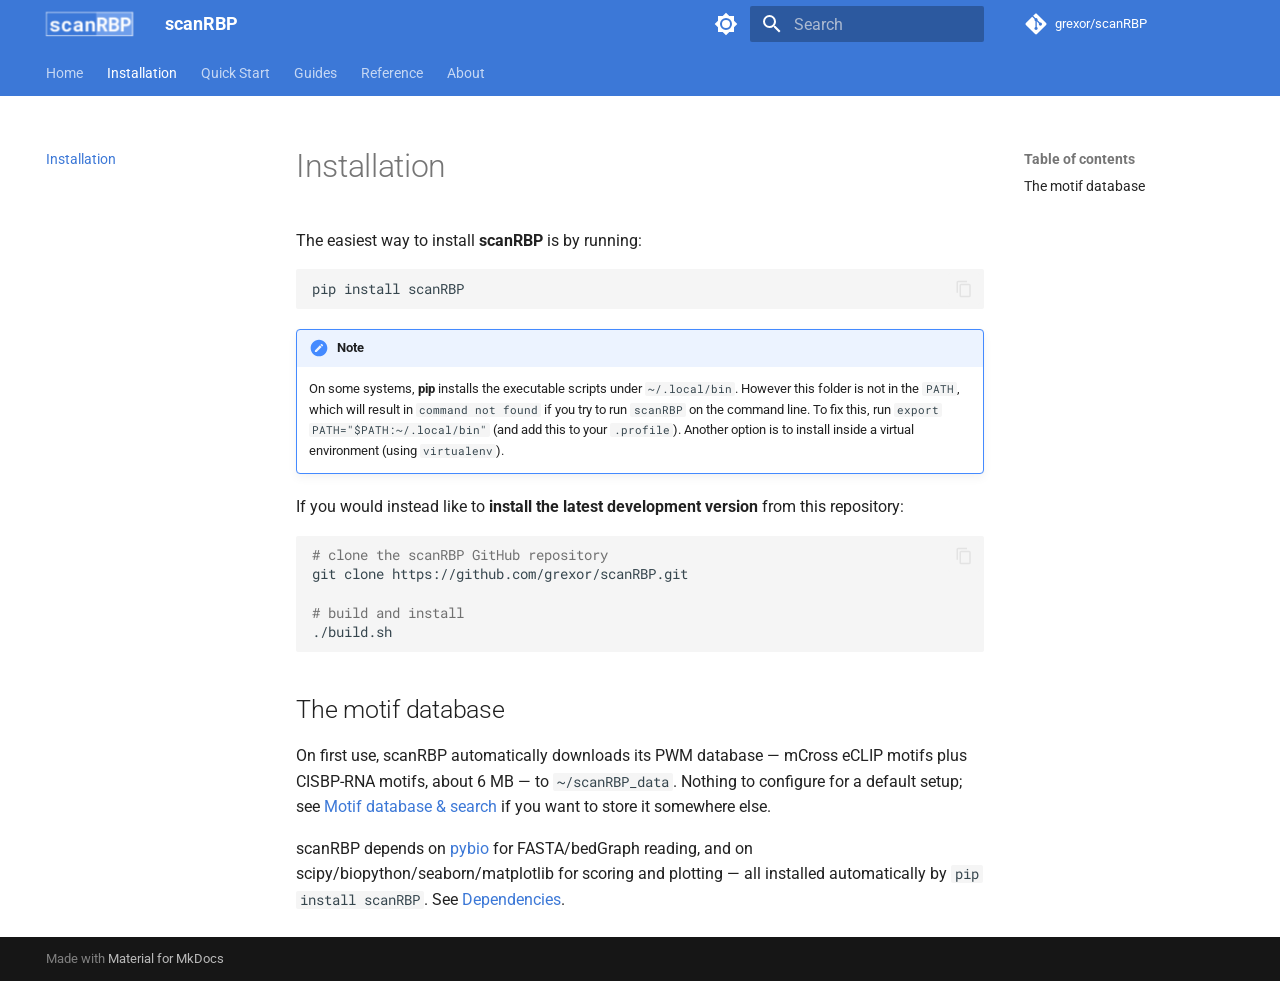
<file: installation/index.html>
<!doctype html>
<html lang="en" class="no-js">
  <head>
    
      <meta charset="utf-8">
      <meta name="viewport" content="width=device-width,initial-scale=1">
      
        <meta name="description" content="scanRBP - RNA-protein binding toolkit">
      
      
      
        <link rel="canonical" href="https://grexor.github.io/scanRBP/installation/">
      
      
        <link rel="prev" href="..">
      
      
        <link rel="next" href="../quickstart/">
      
      
        
      
      
      <link rel="icon" href="../assets/scanRBP_logo.png">
      <meta name="generator" content="mkdocs-1.6.1, mkdocs-material-9.7.7">
    
    
      
        <title>Installation - scanRBP</title>
      
    
    
      <link rel="stylesheet" href="../assets/stylesheets/main.ec1eaa64.min.css">
      
        
        <link rel="stylesheet" href="../assets/stylesheets/palette.ab4e12ef.min.css">
      
      


    
    
      
    
    
      
        
        
        <link rel="preconnect" href="https://fonts.gstatic.com" crossorigin>
        <link rel="stylesheet" href="https://fonts.googleapis.com/css?family=Roboto:300,300i,400,400i,700,700i%7CRoboto+Mono:400,400i,700,700i&display=fallback">
        <style>:root{--md-text-font:"Roboto";--md-code-font:"Roboto Mono"}</style>
      
    
    
      <link rel="stylesheet" href="../stylesheets/extra.css">
    
    <script>__md_scope=new URL("..",location),__md_hash=e=>[...e].reduce(((e,_)=>(e<<5)-e+_.charCodeAt(0)),0),__md_get=(e,_=localStorage,t=__md_scope)=>JSON.parse(_.getItem(t.pathname+"."+e)),__md_set=(e,_,t=localStorage,a=__md_scope)=>{try{t.setItem(a.pathname+"."+e,JSON.stringify(_))}catch(e){}}</script>
    
      

    
    
  </head>
  
  
    
    
      
    
    
    
    
    <body dir="ltr" data-md-color-scheme="default" data-md-color-primary="custom" data-md-color-accent="indigo">
  
    
    <input class="md-toggle" data-md-toggle="drawer" type="checkbox" id="__drawer" autocomplete="off">
    <input class="md-toggle" data-md-toggle="search" type="checkbox" id="__search" autocomplete="off">
    <label class="md-overlay" for="__drawer"></label>
    <div data-md-component="skip">
      
        
        <a href="#installation" class="md-skip">
          Skip to content
        </a>
      
    </div>
    <div data-md-component="announce">
      
    </div>
    
    
      

<header class="md-header" data-md-component="header">
  <nav class="md-header__inner md-grid" aria-label="Header">
    <a href=".." title="scanRBP" class="md-header__button md-logo" aria-label="scanRBP" data-md-component="logo">
      
  <img src="../assets/scanRBP_logo.png" alt="logo">

    </a>
    <label class="md-header__button md-icon" for="__drawer">
      
      <svg xmlns="http://www.w3.org/2000/svg" viewBox="0 0 24 24"><path d="M3 6h18v2H3zm0 5h18v2H3zm0 5h18v2H3z"/></svg>
    </label>
    <div class="md-header__title" data-md-component="header-title">
      <div class="md-header__ellipsis">
        <div class="md-header__topic">
          <span class="md-ellipsis">
            scanRBP
          </span>
        </div>
        <div class="md-header__topic" data-md-component="header-topic">
          <span class="md-ellipsis">
            
              Installation
            
          </span>
        </div>
      </div>
    </div>
    
      
        <form class="md-header__option" data-md-component="palette">
  
    
    
    
    <input class="md-option" data-md-color-media="" data-md-color-scheme="default" data-md-color-primary="custom" data-md-color-accent="indigo"  aria-label="Switch to dark mode"  type="radio" name="__palette" id="__palette_0">
    
      <label class="md-header__button md-icon" title="Switch to dark mode" for="__palette_1" hidden>
        <svg xmlns="http://www.w3.org/2000/svg" viewBox="0 0 24 24"><path d="M12 8a4 4 0 0 0-4 4 4 4 0 0 0 4 4 4 4 0 0 0 4-4 4 4 0 0 0-4-4m0 10a6 6 0 0 1-6-6 6 6 0 0 1 6-6 6 6 0 0 1 6 6 6 6 0 0 1-6 6m8-9.31V4h-4.69L12 .69 8.69 4H4v4.69L.69 12 4 15.31V20h4.69L12 23.31 15.31 20H20v-4.69L23.31 12z"/></svg>
      </label>
    
  
    
    
    
    <input class="md-option" data-md-color-media="" data-md-color-scheme="slate" data-md-color-primary="custom" data-md-color-accent="indigo"  aria-label="Switch to light mode"  type="radio" name="__palette" id="__palette_1">
    
      <label class="md-header__button md-icon" title="Switch to light mode" for="__palette_0" hidden>
        <svg xmlns="http://www.w3.org/2000/svg" viewBox="0 0 24 24"><path d="M12 18c-.89 0-1.74-.2-2.5-.55C11.56 16.5 13 14.42 13 12s-1.44-4.5-3.5-5.45C10.26 6.2 11.11 6 12 6a6 6 0 0 1 6 6 6 6 0 0 1-6 6m8-9.31V4h-4.69L12 .69 8.69 4H4v4.69L.69 12 4 15.31V20h4.69L12 23.31 15.31 20H20v-4.69L23.31 12z"/></svg>
      </label>
    
  
</form>
      
    
    
      <script>var palette=__md_get("__palette");if(palette&&palette.color){if("(prefers-color-scheme)"===palette.color.media){var media=matchMedia("(prefers-color-scheme: light)"),input=document.querySelector(media.matches?"[data-md-color-media='(prefers-color-scheme: light)']":"[data-md-color-media='(prefers-color-scheme: dark)']");palette.color.media=input.getAttribute("data-md-color-media"),palette.color.scheme=input.getAttribute("data-md-color-scheme"),palette.color.primary=input.getAttribute("data-md-color-primary"),palette.color.accent=input.getAttribute("data-md-color-accent")}for(var[key,value]of Object.entries(palette.color))document.body.setAttribute("data-md-color-"+key,value)}</script>
    
    
    
      
      
        <label class="md-header__button md-icon" for="__search">
          
          <svg xmlns="http://www.w3.org/2000/svg" viewBox="0 0 24 24"><path d="M9.5 3A6.5 6.5 0 0 1 16 9.5c0 1.61-.59 3.09-1.56 4.23l.27.27h.79l5 5-1.5 1.5-5-5v-.79l-.27-.27A6.52 6.52 0 0 1 9.5 16 6.5 6.5 0 0 1 3 9.5 6.5 6.5 0 0 1 9.5 3m0 2C7 5 5 7 5 9.5S7 14 9.5 14 14 12 14 9.5 12 5 9.5 5"/></svg>
        </label>
        <div class="md-search" data-md-component="search" role="dialog">
  <label class="md-search__overlay" for="__search"></label>
  <div class="md-search__inner" role="search">
    <form class="md-search__form" name="search">
      <input type="text" class="md-search__input" name="query" aria-label="Search" placeholder="Search" autocapitalize="off" autocorrect="off" autocomplete="off" spellcheck="false" data-md-component="search-query" required>
      <label class="md-search__icon md-icon" for="__search">
        
        <svg xmlns="http://www.w3.org/2000/svg" viewBox="0 0 24 24"><path d="M9.5 3A6.5 6.5 0 0 1 16 9.5c0 1.61-.59 3.09-1.56 4.23l.27.27h.79l5 5-1.5 1.5-5-5v-.79l-.27-.27A6.52 6.52 0 0 1 9.5 16 6.5 6.5 0 0 1 3 9.5 6.5 6.5 0 0 1 9.5 3m0 2C7 5 5 7 5 9.5S7 14 9.5 14 14 12 14 9.5 12 5 9.5 5"/></svg>
        
        <svg xmlns="http://www.w3.org/2000/svg" viewBox="0 0 24 24"><path d="M20 11v2H8l5.5 5.5-1.42 1.42L4.16 12l7.92-7.92L13.5 5.5 8 11z"/></svg>
      </label>
      <nav class="md-search__options" aria-label="Search">
        
        <button type="reset" class="md-search__icon md-icon" title="Clear" aria-label="Clear" tabindex="-1">
          
          <svg xmlns="http://www.w3.org/2000/svg" viewBox="0 0 24 24"><path d="M19 6.41 17.59 5 12 10.59 6.41 5 5 6.41 10.59 12 5 17.59 6.41 19 12 13.41 17.59 19 19 17.59 13.41 12z"/></svg>
        </button>
      </nav>
      
        <div class="md-search__suggest" data-md-component="search-suggest"></div>
      
    </form>
    <div class="md-search__output">
      <div class="md-search__scrollwrap" tabindex="0" data-md-scrollfix>
        <div class="md-search-result" data-md-component="search-result">
          <div class="md-search-result__meta">
            Initializing search
          </div>
          <ol class="md-search-result__list" role="presentation"></ol>
        </div>
      </div>
    </div>
  </div>
</div>
      
    
    
      <div class="md-header__source">
        <a href="https://github.com/grexor/scanRBP" title="Go to repository" class="md-source" data-md-component="source">
  <div class="md-source__icon md-icon">
    
    <svg xmlns="http://www.w3.org/2000/svg" viewBox="0 0 448 512"><!--! Font Awesome Free 7.1.0 by @fontawesome - https://fontawesome.com License - https://fontawesome.com/license/free (Icons: CC BY 4.0, Fonts: SIL OFL 1.1, Code: MIT License) Copyright 2025 Fonticons, Inc.--><path d="M439.6 236.1 244 40.5c-5.4-5.5-12.8-8.5-20.4-8.5s-15 3-20.4 8.4L162.5 81l51.5 51.5c27.1-9.1 52.7 16.8 43.4 43.7l49.7 49.7c34.2-11.8 61.2 31 35.5 56.7-26.5 26.5-70.2-2.9-56-37.3L240.3 199v121.9c25.3 12.5 22.3 41.8 9.1 55-6.4 6.4-15.2 10.1-24.3 10.1s-17.8-3.6-24.3-10.1c-17.6-17.6-11.1-46.9 11.2-56v-123c-20.8-8.5-24.6-30.7-18.6-45L142.6 101 8.5 235.1C3 240.6 0 247.9 0 255.5s3 15 8.5 20.4l195.6 195.7c5.4 5.4 12.7 8.4 20.4 8.4s15-3 20.4-8.4l194.7-194.7c5.4-5.4 8.4-12.8 8.4-20.4s-3-15-8.4-20.4"/></svg>
  </div>
  <div class="md-source__repository">
    grexor/scanRBP
  </div>
</a>
      </div>
    
  </nav>
  
</header>
    
    <div class="md-container" data-md-component="container">
      
      
        
          
            
<nav class="md-tabs" aria-label="Tabs" data-md-component="tabs">
  <div class="md-grid">
    <ul class="md-tabs__list">
      
        
  
  
  
  
    <li class="md-tabs__item">
      <a href=".." class="md-tabs__link">
        
  
  
    
  
  Home

      </a>
    </li>
  

      
        
  
  
  
    
  
  
    <li class="md-tabs__item md-tabs__item--active">
      <a href="./" class="md-tabs__link">
        
  
  
    
  
  Installation

      </a>
    </li>
  

      
        
  
  
  
  
    <li class="md-tabs__item">
      <a href="../quickstart/" class="md-tabs__link">
        
  
  
    
  
  Quick Start

      </a>
    </li>
  

      
        
  
  
  
  
    
    
      <li class="md-tabs__item">
        <a href="../motifs/" class="md-tabs__link">
          
  
  
  Guides

        </a>
      </li>
    
  

      
        
  
  
  
  
    
    
      <li class="md-tabs__item">
        <a href="../cli/" class="md-tabs__link">
          
  
  
  Reference

        </a>
      </li>
    
  

      
        
  
  
  
  
    <li class="md-tabs__item">
      <a href="../about/" class="md-tabs__link">
        
  
  
    
  
  About

      </a>
    </li>
  

      
    </ul>
  </div>
</nav>
          
        
      
      <main class="md-main" data-md-component="main">
        <div class="md-main__inner md-grid">
          
            
              
              <div class="md-sidebar md-sidebar--primary" data-md-component="sidebar" data-md-type="navigation" >
                <div class="md-sidebar__scrollwrap">
                  <div class="md-sidebar__inner">
                    


  


<nav class="md-nav md-nav--primary md-nav--lifted" aria-label="Navigation" data-md-level="0">
  <label class="md-nav__title" for="__drawer">
    <a href=".." title="scanRBP" class="md-nav__button md-logo" aria-label="scanRBP" data-md-component="logo">
      
  <img src="../assets/scanRBP_logo.png" alt="logo">

    </a>
    scanRBP
  </label>
  
    <div class="md-nav__source">
      <a href="https://github.com/grexor/scanRBP" title="Go to repository" class="md-source" data-md-component="source">
  <div class="md-source__icon md-icon">
    
    <svg xmlns="http://www.w3.org/2000/svg" viewBox="0 0 448 512"><!--! Font Awesome Free 7.1.0 by @fontawesome - https://fontawesome.com License - https://fontawesome.com/license/free (Icons: CC BY 4.0, Fonts: SIL OFL 1.1, Code: MIT License) Copyright 2025 Fonticons, Inc.--><path d="M439.6 236.1 244 40.5c-5.4-5.5-12.8-8.5-20.4-8.5s-15 3-20.4 8.4L162.5 81l51.5 51.5c27.1-9.1 52.7 16.8 43.4 43.7l49.7 49.7c34.2-11.8 61.2 31 35.5 56.7-26.5 26.5-70.2-2.9-56-37.3L240.3 199v121.9c25.3 12.5 22.3 41.8 9.1 55-6.4 6.4-15.2 10.1-24.3 10.1s-17.8-3.6-24.3-10.1c-17.6-17.6-11.1-46.9 11.2-56v-123c-20.8-8.5-24.6-30.7-18.6-45L142.6 101 8.5 235.1C3 240.6 0 247.9 0 255.5s3 15 8.5 20.4l195.6 195.7c5.4 5.4 12.7 8.4 20.4 8.4s15-3 20.4-8.4l194.7-194.7c5.4-5.4 8.4-12.8 8.4-20.4s-3-15-8.4-20.4"/></svg>
  </div>
  <div class="md-source__repository">
    grexor/scanRBP
  </div>
</a>
    </div>
  
  <ul class="md-nav__list" data-md-scrollfix>
    
      
      
  
  
  
  
    <li class="md-nav__item">
      <a href=".." class="md-nav__link">
        
  
  
  <span class="md-ellipsis">
    
  
    Home
  

    
  </span>
  
  

      </a>
    </li>
  

    
      
      
  
  
    
  
  
  
    <li class="md-nav__item md-nav__item--active">
      
      <input class="md-nav__toggle md-toggle" type="checkbox" id="__toc">
      
      
        
      
      
        <label class="md-nav__link md-nav__link--active" for="__toc">
          
  
  
  <span class="md-ellipsis">
    
  
    Installation
  

    
  </span>
  
  

          <span class="md-nav__icon md-icon"></span>
        </label>
      
      <a href="./" class="md-nav__link md-nav__link--active">
        
  
  
  <span class="md-ellipsis">
    
  
    Installation
  

    
  </span>
  
  

      </a>
      
        

<nav class="md-nav md-nav--secondary" aria-label="Table of contents">
  
  
  
    
  
  
    <label class="md-nav__title" for="__toc">
      <span class="md-nav__icon md-icon"></span>
      Table of contents
    </label>
    <ul class="md-nav__list" data-md-component="toc" data-md-scrollfix>
      
        <li class="md-nav__item">
  <a href="#the-motif-database" class="md-nav__link">
    <span class="md-ellipsis">
      
        The motif database
      
    </span>
  </a>
  
</li>
      
    </ul>
  
</nav>
      
    </li>
  

    
      
      
  
  
  
  
    <li class="md-nav__item">
      <a href="../quickstart/" class="md-nav__link">
        
  
  
  <span class="md-ellipsis">
    
  
    Quick Start
  

    
  </span>
  
  

      </a>
    </li>
  

    
      
      
  
  
  
  
    
    
    
    
      
      
    
    
    <li class="md-nav__item md-nav__item--nested">
      
        
        
        <input class="md-nav__toggle md-toggle " type="checkbox" id="__nav_4" >
        
          
          <label class="md-nav__link" for="__nav_4" id="__nav_4_label" tabindex="0">
            
  
  
  <span class="md-ellipsis">
    
  
    Guides
  

    
  </span>
  
  

            <span class="md-nav__icon md-icon"></span>
          </label>
        
        <nav class="md-nav" data-md-level="1" aria-labelledby="__nav_4_label" aria-expanded="false">
          <label class="md-nav__title" for="__nav_4">
            <span class="md-nav__icon md-icon"></span>
            
  
    Guides
  

          </label>
          <ul class="md-nav__list" data-md-scrollfix>
            
              
                
  
  
  
  
    <li class="md-nav__item">
      <a href="../motifs/" class="md-nav__link">
        
  
  
  <span class="md-ellipsis">
    
  
    Motif database & search
  

    
  </span>
  
  

      </a>
    </li>
  

              
            
              
                
  
  
  
  
    <li class="md-nav__item">
      <a href="../scoring/" class="md-nav__link">
        
  
  
  <span class="md-ellipsis">
    
  
    Scoring sequences
  

    
  </span>
  
  

      </a>
    </li>
  

              
            
              
                
  
  
  
  
    <li class="md-nav__item">
      <a href="../clip/" class="md-nav__link">
        
  
  
  <span class="md-ellipsis">
    
  
    CLIP-based scoring
  

    
  </span>
  
  

      </a>
    </li>
  

              
            
              
                
  
  
  
  
    <li class="md-nav__item">
      <a href="../python-api/" class="md-nav__link">
        
  
  
  <span class="md-ellipsis">
    
  
    Python API
  

    
  </span>
  
  

      </a>
    </li>
  

              
            
          </ul>
        </nav>
      
    </li>
  

    
      
      
  
  
  
  
    
    
    
    
      
      
    
    
    <li class="md-nav__item md-nav__item--nested">
      
        
        
        <input class="md-nav__toggle md-toggle " type="checkbox" id="__nav_5" >
        
          
          <label class="md-nav__link" for="__nav_5" id="__nav_5_label" tabindex="0">
            
  
  
  <span class="md-ellipsis">
    
  
    Reference
  

    
  </span>
  
  

            <span class="md-nav__icon md-icon"></span>
          </label>
        
        <nav class="md-nav" data-md-level="1" aria-labelledby="__nav_5_label" aria-expanded="false">
          <label class="md-nav__title" for="__nav_5">
            <span class="md-nav__icon md-icon"></span>
            
  
    Reference
  

          </label>
          <ul class="md-nav__list" data-md-scrollfix>
            
              
                
  
  
  
  
    <li class="md-nav__item">
      <a href="../cli/" class="md-nav__link">
        
  
  
  <span class="md-ellipsis">
    
  
    Command-line reference
  

    
  </span>
  
  

      </a>
    </li>
  

              
            
              
                
  
  
  
  
    <li class="md-nav__item">
      <a href="../dependencies/" class="md-nav__link">
        
  
  
  <span class="md-ellipsis">
    
  
    Dependencies
  

    
  </span>
  
  

      </a>
    </li>
  

              
            
          </ul>
        </nav>
      
    </li>
  

    
      
      
  
  
  
  
    <li class="md-nav__item">
      <a href="../about/" class="md-nav__link">
        
  
  
  <span class="md-ellipsis">
    
  
    About
  

    
  </span>
  
  

      </a>
    </li>
  

    
  </ul>
</nav>
                  </div>
                </div>
              </div>
            
            
              
              <div class="md-sidebar md-sidebar--secondary" data-md-component="sidebar" data-md-type="toc" >
                <div class="md-sidebar__scrollwrap">
                  <div class="md-sidebar__inner">
                    

<nav class="md-nav md-nav--secondary" aria-label="Table of contents">
  
  
  
    
  
  
    <label class="md-nav__title" for="__toc">
      <span class="md-nav__icon md-icon"></span>
      Table of contents
    </label>
    <ul class="md-nav__list" data-md-component="toc" data-md-scrollfix>
      
        <li class="md-nav__item">
  <a href="#the-motif-database" class="md-nav__link">
    <span class="md-ellipsis">
      
        The motif database
      
    </span>
  </a>
  
</li>
      
    </ul>
  
</nav>
                  </div>
                </div>
              </div>
            
          
          
            <div class="md-content" data-md-component="content">
              
              <article class="md-content__inner md-typeset">
                
                  


  
  


<h1 id="installation">Installation<a class="headerlink" href="#installation" title="Permanent link">&para;</a></h1>
<p>The easiest way to install <strong>scanRBP</strong> is by running:</p>
<div class="highlight"><pre><span></span><code>pip<span class="w"> </span>install<span class="w"> </span>scanRBP
</code></pre></div>
<div class="admonition note">
<p class="admonition-title">Note</p>
<p>On some systems, <strong>pip</strong> installs the executable scripts under <code>~/.local/bin</code>. However this folder is not in the <code>PATH</code>, which will result in <code>command not found</code> if you try to run <code>scanRBP</code> on the command line. To fix this, run <code>export PATH="$PATH:~/.local/bin"</code> (and add this to your <code>.profile</code>). Another option is to install inside a virtual environment (using <code>virtualenv</code>).</p>
</div>
<p>If you would instead like to <strong>install the latest development version</strong> from this repository:</p>
<div class="highlight"><pre><span></span><code><span class="c1"># clone the scanRBP GitHub repository</span>
git<span class="w"> </span>clone<span class="w"> </span>https://github.com/grexor/scanRBP.git

<span class="c1"># build and install</span>
./build.sh
</code></pre></div>
<h2 id="the-motif-database">The motif database<a class="headerlink" href="#the-motif-database" title="Permanent link">&para;</a></h2>
<p>On first use, scanRBP automatically downloads its PWM database — mCross eCLIP motifs plus CISBP-RNA motifs, about 6 MB — to <code>~/scanRBP_data</code>. Nothing to configure for a default setup; see <a href="../motifs/#where-the-database-lives">Motif database &amp; search</a> if you want to store it somewhere else.</p>
<p>scanRBP depends on <a href="https://grexor.github.io/pybio/">pybio</a> for FASTA/bedGraph reading, and on scipy/biopython/seaborn/matplotlib for scoring and plotting — all installed automatically by <code>pip install scanRBP</code>. See <a href="../dependencies/">Dependencies</a>.</p>












                
              </article>
            </div>
          
          
<script>var target=document.getElementById(location.hash.slice(1));target&&target.name&&(target.checked=target.name.startsWith("__tabbed_"))</script>
        </div>
        
          <button type="button" class="md-top md-icon" data-md-component="top" hidden>
  
  <svg xmlns="http://www.w3.org/2000/svg" viewBox="0 0 24 24"><path d="M13 20h-2V8l-5.5 5.5-1.42-1.42L12 4.16l7.92 7.92-1.42 1.42L13 8z"/></svg>
  Back to top
</button>
        
      </main>
      
        <footer class="md-footer">
  
  <div class="md-footer-meta md-typeset">
    <div class="md-footer-meta__inner md-grid">
      <div class="md-copyright">
  
  
    Made with
    <a href="https://squidfunk.github.io/mkdocs-material/" target="_blank" rel="noopener">
      Material for MkDocs
    </a>
  
</div>
      
    </div>
  </div>
</footer>
      
    </div>
    <div class="md-dialog" data-md-component="dialog">
      <div class="md-dialog__inner md-typeset"></div>
    </div>
    
    
    
      
      
      <script id="__config" type="application/json">{"annotate": null, "base": "..", "features": ["navigation.tabs", "navigation.top", "content.code.copy", "search.suggest"], "search": "../assets/javascripts/workers/search.2c215733.min.js", "tags": null, "translations": {"clipboard.copied": "Copied to clipboard", "clipboard.copy": "Copy to clipboard", "search.result.more.one": "1 more on this page", "search.result.more.other": "# more on this page", "search.result.none": "No matching documents", "search.result.one": "1 matching document", "search.result.other": "# matching documents", "search.result.placeholder": "Type to start searching", "search.result.term.missing": "Missing", "select.version": "Select version"}, "version": null}</script>
    
    
      <script src="../assets/javascripts/bundle.d7400e89.min.js"></script>
      
    
  </body>
</html>
</file>
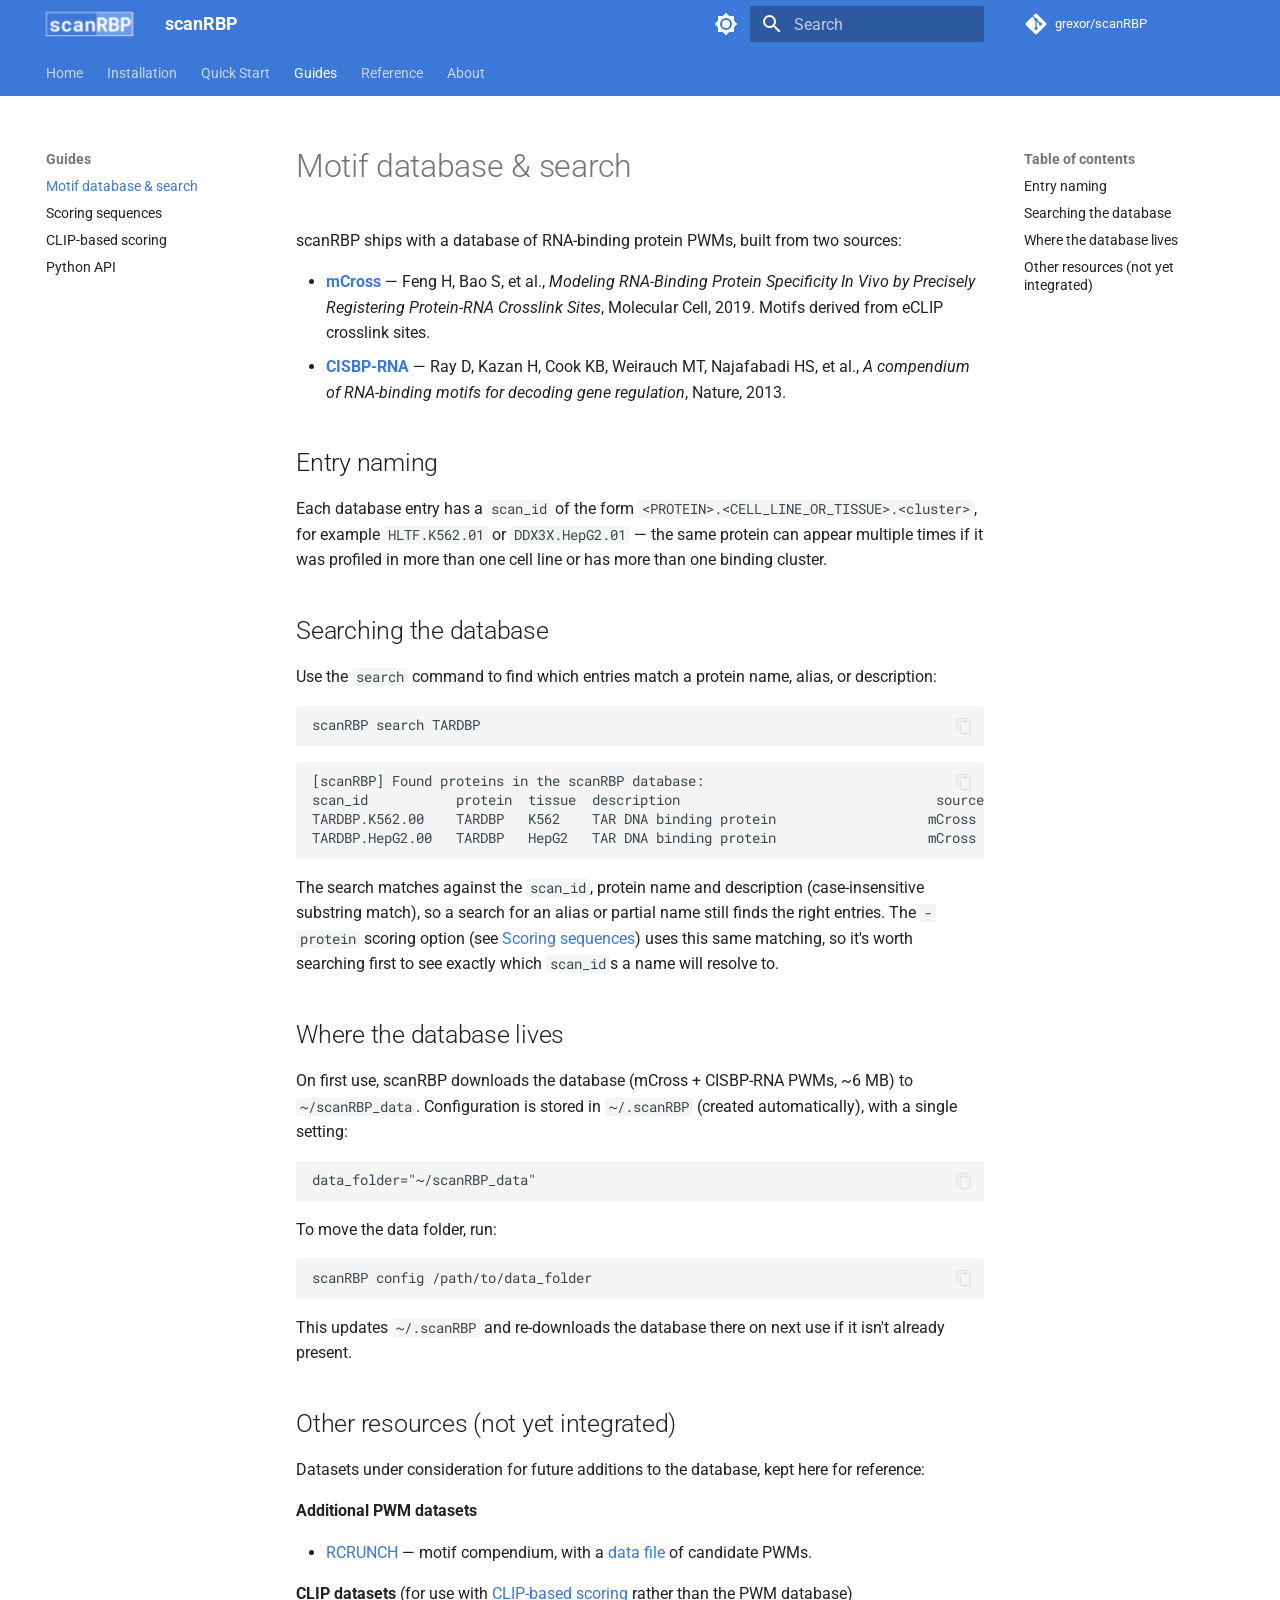
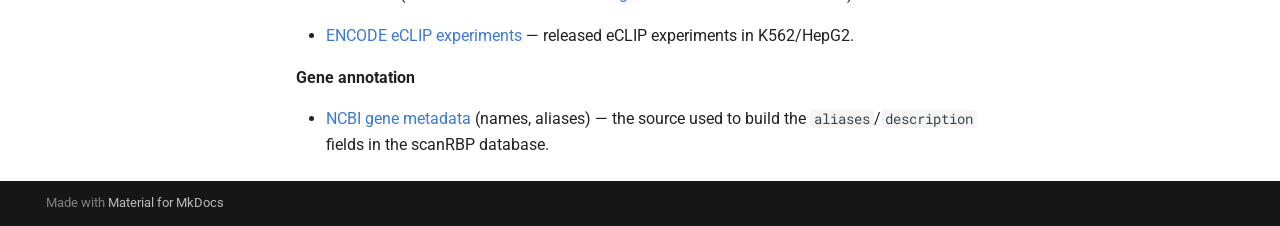
<file: motifs/index.html>
<!doctype html>
<html lang="en" class="no-js">
  <head>
    
      <meta charset="utf-8">
      <meta name="viewport" content="width=device-width,initial-scale=1">
      
        <meta name="description" content="scanRBP - RNA-protein binding toolkit">
      
      
      
        <link rel="canonical" href="https://grexor.github.io/scanRBP/motifs/">
      
      
        <link rel="prev" href="../quickstart/">
      
      
        <link rel="next" href="../scoring/">
      
      
        
      
      
      <link rel="icon" href="../assets/scanRBP_logo.png">
      <meta name="generator" content="mkdocs-1.6.1, mkdocs-material-9.7.7">
    
    
      
        <title>Motif database & search - scanRBP</title>
      
    
    
      <link rel="stylesheet" href="../assets/stylesheets/main.ec1eaa64.min.css">
      
        
        <link rel="stylesheet" href="../assets/stylesheets/palette.ab4e12ef.min.css">
      
      


    
    
      
    
    
      
        
        
        <link rel="preconnect" href="https://fonts.gstatic.com" crossorigin>
        <link rel="stylesheet" href="https://fonts.googleapis.com/css?family=Roboto:300,300i,400,400i,700,700i%7CRoboto+Mono:400,400i,700,700i&display=fallback">
        <style>:root{--md-text-font:"Roboto";--md-code-font:"Roboto Mono"}</style>
      
    
    
      <link rel="stylesheet" href="../stylesheets/extra.css">
    
    <script>__md_scope=new URL("..",location),__md_hash=e=>[...e].reduce(((e,_)=>(e<<5)-e+_.charCodeAt(0)),0),__md_get=(e,_=localStorage,t=__md_scope)=>JSON.parse(_.getItem(t.pathname+"."+e)),__md_set=(e,_,t=localStorage,a=__md_scope)=>{try{t.setItem(a.pathname+"."+e,JSON.stringify(_))}catch(e){}}</script>
    
      

    
    
  </head>
  
  
    
    
      
    
    
    
    
    <body dir="ltr" data-md-color-scheme="default" data-md-color-primary="custom" data-md-color-accent="indigo">
  
    
    <input class="md-toggle" data-md-toggle="drawer" type="checkbox" id="__drawer" autocomplete="off">
    <input class="md-toggle" data-md-toggle="search" type="checkbox" id="__search" autocomplete="off">
    <label class="md-overlay" for="__drawer"></label>
    <div data-md-component="skip">
      
        
        <a href="#motif-database-search" class="md-skip">
          Skip to content
        </a>
      
    </div>
    <div data-md-component="announce">
      
    </div>
    
    
      

<header class="md-header" data-md-component="header">
  <nav class="md-header__inner md-grid" aria-label="Header">
    <a href=".." title="scanRBP" class="md-header__button md-logo" aria-label="scanRBP" data-md-component="logo">
      
  <img src="../assets/scanRBP_logo.png" alt="logo">

    </a>
    <label class="md-header__button md-icon" for="__drawer">
      
      <svg xmlns="http://www.w3.org/2000/svg" viewBox="0 0 24 24"><path d="M3 6h18v2H3zm0 5h18v2H3zm0 5h18v2H3z"/></svg>
    </label>
    <div class="md-header__title" data-md-component="header-title">
      <div class="md-header__ellipsis">
        <div class="md-header__topic">
          <span class="md-ellipsis">
            scanRBP
          </span>
        </div>
        <div class="md-header__topic" data-md-component="header-topic">
          <span class="md-ellipsis">
            
              Motif database & search
            
          </span>
        </div>
      </div>
    </div>
    
      
        <form class="md-header__option" data-md-component="palette">
  
    
    
    
    <input class="md-option" data-md-color-media="" data-md-color-scheme="default" data-md-color-primary="custom" data-md-color-accent="indigo"  aria-label="Switch to dark mode"  type="radio" name="__palette" id="__palette_0">
    
      <label class="md-header__button md-icon" title="Switch to dark mode" for="__palette_1" hidden>
        <svg xmlns="http://www.w3.org/2000/svg" viewBox="0 0 24 24"><path d="M12 8a4 4 0 0 0-4 4 4 4 0 0 0 4 4 4 4 0 0 0 4-4 4 4 0 0 0-4-4m0 10a6 6 0 0 1-6-6 6 6 0 0 1 6-6 6 6 0 0 1 6 6 6 6 0 0 1-6 6m8-9.31V4h-4.69L12 .69 8.69 4H4v4.69L.69 12 4 15.31V20h4.69L12 23.31 15.31 20H20v-4.69L23.31 12z"/></svg>
      </label>
    
  
    
    
    
    <input class="md-option" data-md-color-media="" data-md-color-scheme="slate" data-md-color-primary="custom" data-md-color-accent="indigo"  aria-label="Switch to light mode"  type="radio" name="__palette" id="__palette_1">
    
      <label class="md-header__button md-icon" title="Switch to light mode" for="__palette_0" hidden>
        <svg xmlns="http://www.w3.org/2000/svg" viewBox="0 0 24 24"><path d="M12 18c-.89 0-1.74-.2-2.5-.55C11.56 16.5 13 14.42 13 12s-1.44-4.5-3.5-5.45C10.26 6.2 11.11 6 12 6a6 6 0 0 1 6 6 6 6 0 0 1-6 6m8-9.31V4h-4.69L12 .69 8.69 4H4v4.69L.69 12 4 15.31V20h4.69L12 23.31 15.31 20H20v-4.69L23.31 12z"/></svg>
      </label>
    
  
</form>
      
    
    
      <script>var palette=__md_get("__palette");if(palette&&palette.color){if("(prefers-color-scheme)"===palette.color.media){var media=matchMedia("(prefers-color-scheme: light)"),input=document.querySelector(media.matches?"[data-md-color-media='(prefers-color-scheme: light)']":"[data-md-color-media='(prefers-color-scheme: dark)']");palette.color.media=input.getAttribute("data-md-color-media"),palette.color.scheme=input.getAttribute("data-md-color-scheme"),palette.color.primary=input.getAttribute("data-md-color-primary"),palette.color.accent=input.getAttribute("data-md-color-accent")}for(var[key,value]of Object.entries(palette.color))document.body.setAttribute("data-md-color-"+key,value)}</script>
    
    
    
      
      
        <label class="md-header__button md-icon" for="__search">
          
          <svg xmlns="http://www.w3.org/2000/svg" viewBox="0 0 24 24"><path d="M9.5 3A6.5 6.5 0 0 1 16 9.5c0 1.61-.59 3.09-1.56 4.23l.27.27h.79l5 5-1.5 1.5-5-5v-.79l-.27-.27A6.52 6.52 0 0 1 9.5 16 6.5 6.5 0 0 1 3 9.5 6.5 6.5 0 0 1 9.5 3m0 2C7 5 5 7 5 9.5S7 14 9.5 14 14 12 14 9.5 12 5 9.5 5"/></svg>
        </label>
        <div class="md-search" data-md-component="search" role="dialog">
  <label class="md-search__overlay" for="__search"></label>
  <div class="md-search__inner" role="search">
    <form class="md-search__form" name="search">
      <input type="text" class="md-search__input" name="query" aria-label="Search" placeholder="Search" autocapitalize="off" autocorrect="off" autocomplete="off" spellcheck="false" data-md-component="search-query" required>
      <label class="md-search__icon md-icon" for="__search">
        
        <svg xmlns="http://www.w3.org/2000/svg" viewBox="0 0 24 24"><path d="M9.5 3A6.5 6.5 0 0 1 16 9.5c0 1.61-.59 3.09-1.56 4.23l.27.27h.79l5 5-1.5 1.5-5-5v-.79l-.27-.27A6.52 6.52 0 0 1 9.5 16 6.5 6.5 0 0 1 3 9.5 6.5 6.5 0 0 1 9.5 3m0 2C7 5 5 7 5 9.5S7 14 9.5 14 14 12 14 9.5 12 5 9.5 5"/></svg>
        
        <svg xmlns="http://www.w3.org/2000/svg" viewBox="0 0 24 24"><path d="M20 11v2H8l5.5 5.5-1.42 1.42L4.16 12l7.92-7.92L13.5 5.5 8 11z"/></svg>
      </label>
      <nav class="md-search__options" aria-label="Search">
        
        <button type="reset" class="md-search__icon md-icon" title="Clear" aria-label="Clear" tabindex="-1">
          
          <svg xmlns="http://www.w3.org/2000/svg" viewBox="0 0 24 24"><path d="M19 6.41 17.59 5 12 10.59 6.41 5 5 6.41 10.59 12 5 17.59 6.41 19 12 13.41 17.59 19 19 17.59 13.41 12z"/></svg>
        </button>
      </nav>
      
        <div class="md-search__suggest" data-md-component="search-suggest"></div>
      
    </form>
    <div class="md-search__output">
      <div class="md-search__scrollwrap" tabindex="0" data-md-scrollfix>
        <div class="md-search-result" data-md-component="search-result">
          <div class="md-search-result__meta">
            Initializing search
          </div>
          <ol class="md-search-result__list" role="presentation"></ol>
        </div>
      </div>
    </div>
  </div>
</div>
      
    
    
      <div class="md-header__source">
        <a href="https://github.com/grexor/scanRBP" title="Go to repository" class="md-source" data-md-component="source">
  <div class="md-source__icon md-icon">
    
    <svg xmlns="http://www.w3.org/2000/svg" viewBox="0 0 448 512"><!--! Font Awesome Free 7.1.0 by @fontawesome - https://fontawesome.com License - https://fontawesome.com/license/free (Icons: CC BY 4.0, Fonts: SIL OFL 1.1, Code: MIT License) Copyright 2025 Fonticons, Inc.--><path d="M439.6 236.1 244 40.5c-5.4-5.5-12.8-8.5-20.4-8.5s-15 3-20.4 8.4L162.5 81l51.5 51.5c27.1-9.1 52.7 16.8 43.4 43.7l49.7 49.7c34.2-11.8 61.2 31 35.5 56.7-26.5 26.5-70.2-2.9-56-37.3L240.3 199v121.9c25.3 12.5 22.3 41.8 9.1 55-6.4 6.4-15.2 10.1-24.3 10.1s-17.8-3.6-24.3-10.1c-17.6-17.6-11.1-46.9 11.2-56v-123c-20.8-8.5-24.6-30.7-18.6-45L142.6 101 8.5 235.1C3 240.6 0 247.9 0 255.5s3 15 8.5 20.4l195.6 195.7c5.4 5.4 12.7 8.4 20.4 8.4s15-3 20.4-8.4l194.7-194.7c5.4-5.4 8.4-12.8 8.4-20.4s-3-15-8.4-20.4"/></svg>
  </div>
  <div class="md-source__repository">
    grexor/scanRBP
  </div>
</a>
      </div>
    
  </nav>
  
</header>
    
    <div class="md-container" data-md-component="container">
      
      
        
          
            
<nav class="md-tabs" aria-label="Tabs" data-md-component="tabs">
  <div class="md-grid">
    <ul class="md-tabs__list">
      
        
  
  
  
  
    <li class="md-tabs__item">
      <a href=".." class="md-tabs__link">
        
  
  
    
  
  Home

      </a>
    </li>
  

      
        
  
  
  
  
    <li class="md-tabs__item">
      <a href="../installation/" class="md-tabs__link">
        
  
  
    
  
  Installation

      </a>
    </li>
  

      
        
  
  
  
  
    <li class="md-tabs__item">
      <a href="../quickstart/" class="md-tabs__link">
        
  
  
    
  
  Quick Start

      </a>
    </li>
  

      
        
  
  
  
    
  
  
    
    
      <li class="md-tabs__item md-tabs__item--active">
        <a href="./" class="md-tabs__link">
          
  
  
  Guides

        </a>
      </li>
    
  

      
        
  
  
  
  
    
    
      <li class="md-tabs__item">
        <a href="../cli/" class="md-tabs__link">
          
  
  
  Reference

        </a>
      </li>
    
  

      
        
  
  
  
  
    <li class="md-tabs__item">
      <a href="../about/" class="md-tabs__link">
        
  
  
    
  
  About

      </a>
    </li>
  

      
    </ul>
  </div>
</nav>
          
        
      
      <main class="md-main" data-md-component="main">
        <div class="md-main__inner md-grid">
          
            
              
              <div class="md-sidebar md-sidebar--primary" data-md-component="sidebar" data-md-type="navigation" >
                <div class="md-sidebar__scrollwrap">
                  <div class="md-sidebar__inner">
                    


  


<nav class="md-nav md-nav--primary md-nav--lifted" aria-label="Navigation" data-md-level="0">
  <label class="md-nav__title" for="__drawer">
    <a href=".." title="scanRBP" class="md-nav__button md-logo" aria-label="scanRBP" data-md-component="logo">
      
  <img src="../assets/scanRBP_logo.png" alt="logo">

    </a>
    scanRBP
  </label>
  
    <div class="md-nav__source">
      <a href="https://github.com/grexor/scanRBP" title="Go to repository" class="md-source" data-md-component="source">
  <div class="md-source__icon md-icon">
    
    <svg xmlns="http://www.w3.org/2000/svg" viewBox="0 0 448 512"><!--! Font Awesome Free 7.1.0 by @fontawesome - https://fontawesome.com License - https://fontawesome.com/license/free (Icons: CC BY 4.0, Fonts: SIL OFL 1.1, Code: MIT License) Copyright 2025 Fonticons, Inc.--><path d="M439.6 236.1 244 40.5c-5.4-5.5-12.8-8.5-20.4-8.5s-15 3-20.4 8.4L162.5 81l51.5 51.5c27.1-9.1 52.7 16.8 43.4 43.7l49.7 49.7c34.2-11.8 61.2 31 35.5 56.7-26.5 26.5-70.2-2.9-56-37.3L240.3 199v121.9c25.3 12.5 22.3 41.8 9.1 55-6.4 6.4-15.2 10.1-24.3 10.1s-17.8-3.6-24.3-10.1c-17.6-17.6-11.1-46.9 11.2-56v-123c-20.8-8.5-24.6-30.7-18.6-45L142.6 101 8.5 235.1C3 240.6 0 247.9 0 255.5s3 15 8.5 20.4l195.6 195.7c5.4 5.4 12.7 8.4 20.4 8.4s15-3 20.4-8.4l194.7-194.7c5.4-5.4 8.4-12.8 8.4-20.4s-3-15-8.4-20.4"/></svg>
  </div>
  <div class="md-source__repository">
    grexor/scanRBP
  </div>
</a>
    </div>
  
  <ul class="md-nav__list" data-md-scrollfix>
    
      
      
  
  
  
  
    <li class="md-nav__item">
      <a href=".." class="md-nav__link">
        
  
  
  <span class="md-ellipsis">
    
  
    Home
  

    
  </span>
  
  

      </a>
    </li>
  

    
      
      
  
  
  
  
    <li class="md-nav__item">
      <a href="../installation/" class="md-nav__link">
        
  
  
  <span class="md-ellipsis">
    
  
    Installation
  

    
  </span>
  
  

      </a>
    </li>
  

    
      
      
  
  
  
  
    <li class="md-nav__item">
      <a href="../quickstart/" class="md-nav__link">
        
  
  
  <span class="md-ellipsis">
    
  
    Quick Start
  

    
  </span>
  
  

      </a>
    </li>
  

    
      
      
  
  
    
  
  
  
    
    
    
    
      
        
        
      
      
    
    
    <li class="md-nav__item md-nav__item--active md-nav__item--section md-nav__item--nested">
      
        
        
        <input class="md-nav__toggle md-toggle " type="checkbox" id="__nav_4" checked>
        
          
          <label class="md-nav__link" for="__nav_4" id="__nav_4_label" tabindex="">
            
  
  
  <span class="md-ellipsis">
    
  
    Guides
  

    
  </span>
  
  

            <span class="md-nav__icon md-icon"></span>
          </label>
        
        <nav class="md-nav" data-md-level="1" aria-labelledby="__nav_4_label" aria-expanded="true">
          <label class="md-nav__title" for="__nav_4">
            <span class="md-nav__icon md-icon"></span>
            
  
    Guides
  

          </label>
          <ul class="md-nav__list" data-md-scrollfix>
            
              
                
  
  
    
  
  
  
    <li class="md-nav__item md-nav__item--active">
      
      <input class="md-nav__toggle md-toggle" type="checkbox" id="__toc">
      
      
        
      
      
        <label class="md-nav__link md-nav__link--active" for="__toc">
          
  
  
  <span class="md-ellipsis">
    
  
    Motif database & search
  

    
  </span>
  
  

          <span class="md-nav__icon md-icon"></span>
        </label>
      
      <a href="./" class="md-nav__link md-nav__link--active">
        
  
  
  <span class="md-ellipsis">
    
  
    Motif database & search
  

    
  </span>
  
  

      </a>
      
        

<nav class="md-nav md-nav--secondary" aria-label="Table of contents">
  
  
  
    
  
  
    <label class="md-nav__title" for="__toc">
      <span class="md-nav__icon md-icon"></span>
      Table of contents
    </label>
    <ul class="md-nav__list" data-md-component="toc" data-md-scrollfix>
      
        <li class="md-nav__item">
  <a href="#entry-naming" class="md-nav__link">
    <span class="md-ellipsis">
      
        Entry naming
      
    </span>
  </a>
  
</li>
      
        <li class="md-nav__item">
  <a href="#searching-the-database" class="md-nav__link">
    <span class="md-ellipsis">
      
        Searching the database
      
    </span>
  </a>
  
</li>
      
        <li class="md-nav__item">
  <a href="#where-the-database-lives" class="md-nav__link">
    <span class="md-ellipsis">
      
        Where the database lives
      
    </span>
  </a>
  
</li>
      
        <li class="md-nav__item">
  <a href="#other-resources-not-yet-integrated" class="md-nav__link">
    <span class="md-ellipsis">
      
        Other resources (not yet integrated)
      
    </span>
  </a>
  
</li>
      
    </ul>
  
</nav>
      
    </li>
  

              
            
              
                
  
  
  
  
    <li class="md-nav__item">
      <a href="../scoring/" class="md-nav__link">
        
  
  
  <span class="md-ellipsis">
    
  
    Scoring sequences
  

    
  </span>
  
  

      </a>
    </li>
  

              
            
              
                
  
  
  
  
    <li class="md-nav__item">
      <a href="../clip/" class="md-nav__link">
        
  
  
  <span class="md-ellipsis">
    
  
    CLIP-based scoring
  

    
  </span>
  
  

      </a>
    </li>
  

              
            
              
                
  
  
  
  
    <li class="md-nav__item">
      <a href="../python-api/" class="md-nav__link">
        
  
  
  <span class="md-ellipsis">
    
  
    Python API
  

    
  </span>
  
  

      </a>
    </li>
  

              
            
          </ul>
        </nav>
      
    </li>
  

    
      
      
  
  
  
  
    
    
    
    
      
      
    
    
    <li class="md-nav__item md-nav__item--nested">
      
        
        
        <input class="md-nav__toggle md-toggle " type="checkbox" id="__nav_5" >
        
          
          <label class="md-nav__link" for="__nav_5" id="__nav_5_label" tabindex="0">
            
  
  
  <span class="md-ellipsis">
    
  
    Reference
  

    
  </span>
  
  

            <span class="md-nav__icon md-icon"></span>
          </label>
        
        <nav class="md-nav" data-md-level="1" aria-labelledby="__nav_5_label" aria-expanded="false">
          <label class="md-nav__title" for="__nav_5">
            <span class="md-nav__icon md-icon"></span>
            
  
    Reference
  

          </label>
          <ul class="md-nav__list" data-md-scrollfix>
            
              
                
  
  
  
  
    <li class="md-nav__item">
      <a href="../cli/" class="md-nav__link">
        
  
  
  <span class="md-ellipsis">
    
  
    Command-line reference
  

    
  </span>
  
  

      </a>
    </li>
  

              
            
              
                
  
  
  
  
    <li class="md-nav__item">
      <a href="../dependencies/" class="md-nav__link">
        
  
  
  <span class="md-ellipsis">
    
  
    Dependencies
  

    
  </span>
  
  

      </a>
    </li>
  

              
            
          </ul>
        </nav>
      
    </li>
  

    
      
      
  
  
  
  
    <li class="md-nav__item">
      <a href="../about/" class="md-nav__link">
        
  
  
  <span class="md-ellipsis">
    
  
    About
  

    
  </span>
  
  

      </a>
    </li>
  

    
  </ul>
</nav>
                  </div>
                </div>
              </div>
            
            
              
              <div class="md-sidebar md-sidebar--secondary" data-md-component="sidebar" data-md-type="toc" >
                <div class="md-sidebar__scrollwrap">
                  <div class="md-sidebar__inner">
                    

<nav class="md-nav md-nav--secondary" aria-label="Table of contents">
  
  
  
    
  
  
    <label class="md-nav__title" for="__toc">
      <span class="md-nav__icon md-icon"></span>
      Table of contents
    </label>
    <ul class="md-nav__list" data-md-component="toc" data-md-scrollfix>
      
        <li class="md-nav__item">
  <a href="#entry-naming" class="md-nav__link">
    <span class="md-ellipsis">
      
        Entry naming
      
    </span>
  </a>
  
</li>
      
        <li class="md-nav__item">
  <a href="#searching-the-database" class="md-nav__link">
    <span class="md-ellipsis">
      
        Searching the database
      
    </span>
  </a>
  
</li>
      
        <li class="md-nav__item">
  <a href="#where-the-database-lives" class="md-nav__link">
    <span class="md-ellipsis">
      
        Where the database lives
      
    </span>
  </a>
  
</li>
      
        <li class="md-nav__item">
  <a href="#other-resources-not-yet-integrated" class="md-nav__link">
    <span class="md-ellipsis">
      
        Other resources (not yet integrated)
      
    </span>
  </a>
  
</li>
      
    </ul>
  
</nav>
                  </div>
                </div>
              </div>
            
          
          
            <div class="md-content" data-md-component="content">
              
              <article class="md-content__inner md-typeset">
                
                  


  
  


<h1 id="motif-database-search">Motif database &amp; search<a class="headerlink" href="#motif-database-search" title="Permanent link">&para;</a></h1>
<p>scanRBP ships with a database of RNA-binding protein PWMs, built from two sources:</p>
<ul>
<li><strong><a href="https://www.sciencedirect.com/science/article/pii/S1097276519300929?via%3Dihub">mCross</a></strong> — Feng H, Bao S, et al., <em>Modeling RNA-Binding Protein Specificity In Vivo by Precisely Registering Protein-RNA Crosslink Sites</em>, Molecular Cell, 2019. Motifs derived from eCLIP crosslink sites.</li>
<li><strong><a href="https://www.nature.com/articles/nature12311">CISBP-RNA</a></strong> — Ray D, Kazan H, Cook KB, Weirauch MT, Najafabadi HS, et al., <em>A compendium of RNA-binding motifs for decoding gene regulation</em>, Nature, 2013.</li>
</ul>
<h2 id="entry-naming">Entry naming<a class="headerlink" href="#entry-naming" title="Permanent link">&para;</a></h2>
<p>Each database entry has a <code>scan_id</code> of the form <code>&lt;PROTEIN&gt;.&lt;CELL_LINE_OR_TISSUE&gt;.&lt;cluster&gt;</code>, for example <code>HLTF.K562.01</code> or <code>DDX3X.HepG2.01</code> — the same protein can appear multiple times if it was profiled in more than one cell line or has more than one binding cluster.</p>
<h2 id="searching-the-database">Searching the database<a class="headerlink" href="#searching-the-database" title="Permanent link">&para;</a></h2>
<p>Use the <code>search</code> command to find which entries match a protein name, alias, or description:</p>
<p><div class="highlight"><pre><span></span><code>scanRBP<span class="w"> </span>search<span class="w"> </span>TARDBP
</code></pre></div>
<div class="highlight"><pre><span></span><code>[scanRBP] Found proteins in the scanRBP database:
scan_id           protein  tissue  description                                source
TARDBP.K562.00    TARDBP   K562    TAR DNA binding protein                   mCross
TARDBP.HepG2.00   TARDBP   HepG2   TAR DNA binding protein                   mCross
</code></pre></div></p>
<p>The search matches against the <code>scan_id</code>, protein name and description (case-insensitive substring match), so a search for an alias or partial name still finds the right entries. The <code>-protein</code> scoring option (see <a href="../scoring/#limiting-to-specific-proteins">Scoring sequences</a>) uses this same matching, so it's worth searching first to see exactly which <code>scan_id</code>s a name will resolve to.</p>
<h2 id="where-the-database-lives">Where the database lives<a class="headerlink" href="#where-the-database-lives" title="Permanent link">&para;</a></h2>
<p>On first use, scanRBP downloads the database (mCross + CISBP-RNA PWMs, ~6 MB) to <code>~/scanRBP_data</code>. Configuration is stored in <code>~/.scanRBP</code> (created automatically), with a single setting:</p>
<div class="highlight"><pre><span></span><code>data_folder=&quot;~/scanRBP_data&quot;
</code></pre></div>
<p>To move the data folder, run:</p>
<div class="highlight"><pre><span></span><code>scanRBP<span class="w"> </span>config<span class="w"> </span>/path/to/data_folder
</code></pre></div>
<p>This updates <code>~/.scanRBP</code> and re-downloads the database there on next use if it isn't already present.</p>
<h2 id="other-resources-not-yet-integrated">Other resources (not yet integrated)<a class="headerlink" href="#other-resources-not-yet-integrated" title="Permanent link">&para;</a></h2>
<p>Datasets under consideration for future additions to the database, kept here for reference:</p>
<p><strong>Additional PWM datasets</strong></p>
<ul>
<li><a href="https://genomebiology.biomedcentral.com/articles/10.1186/s13059-023-02913-0">RCRUNCH</a> — motif compendium, with a <a href="https://static-content.springer.com/esm/art%3A10.1186%2Fs13059-023-02913-0/MediaObjects/13059_2023_2913_MOESM6_ESM.txt">data file</a> of candidate PWMs.</li>
</ul>
<p><strong>CLIP datasets</strong> (for use with <a href="../clip/">CLIP-based scoring</a> rather than the PWM database)</p>
<ul>
<li><a href="https://www.encodeproject.org/metadata/?status=released&amp;internal_tags=ENCORE&amp;assay_title=eCLIP&amp;biosample_ontology.term_name=K562&amp;biosample_ontology.term_name=HepG2&amp;type=Experiment&amp;files.analyses.status=released&amp;files.preferred_default=true">ENCODE eCLIP experiments</a> — released eCLIP experiments in K562/HepG2.</li>
</ul>
<p><strong>Gene annotation</strong></p>
<ul>
<li><a href="https://www.ncbi.nlm.nih.gov/gene/?term=human[organism]">NCBI gene metadata</a> (names, aliases) — the source used to build the <code>aliases</code>/<code>description</code> fields in the scanRBP database.</li>
</ul>












                
              </article>
            </div>
          
          
<script>var target=document.getElementById(location.hash.slice(1));target&&target.name&&(target.checked=target.name.startsWith("__tabbed_"))</script>
        </div>
        
          <button type="button" class="md-top md-icon" data-md-component="top" hidden>
  
  <svg xmlns="http://www.w3.org/2000/svg" viewBox="0 0 24 24"><path d="M13 20h-2V8l-5.5 5.5-1.42-1.42L12 4.16l7.92 7.92-1.42 1.42L13 8z"/></svg>
  Back to top
</button>
        
      </main>
      
        <footer class="md-footer">
  
  <div class="md-footer-meta md-typeset">
    <div class="md-footer-meta__inner md-grid">
      <div class="md-copyright">
  
  
    Made with
    <a href="https://squidfunk.github.io/mkdocs-material/" target="_blank" rel="noopener">
      Material for MkDocs
    </a>
  
</div>
      
    </div>
  </div>
</footer>
      
    </div>
    <div class="md-dialog" data-md-component="dialog">
      <div class="md-dialog__inner md-typeset"></div>
    </div>
    
    
    
      
      
      <script id="__config" type="application/json">{"annotate": null, "base": "..", "features": ["navigation.tabs", "navigation.top", "content.code.copy", "search.suggest"], "search": "../assets/javascripts/workers/search.2c215733.min.js", "tags": null, "translations": {"clipboard.copied": "Copied to clipboard", "clipboard.copy": "Copy to clipboard", "search.result.more.one": "1 more on this page", "search.result.more.other": "# more on this page", "search.result.none": "No matching documents", "search.result.one": "1 matching document", "search.result.other": "# matching documents", "search.result.placeholder": "Type to start searching", "search.result.term.missing": "Missing", "select.version": "Select version"}, "version": null}</script>
    
    
      <script src="../assets/javascripts/bundle.d7400e89.min.js"></script>
      
    
  </body>
</html>
</file>
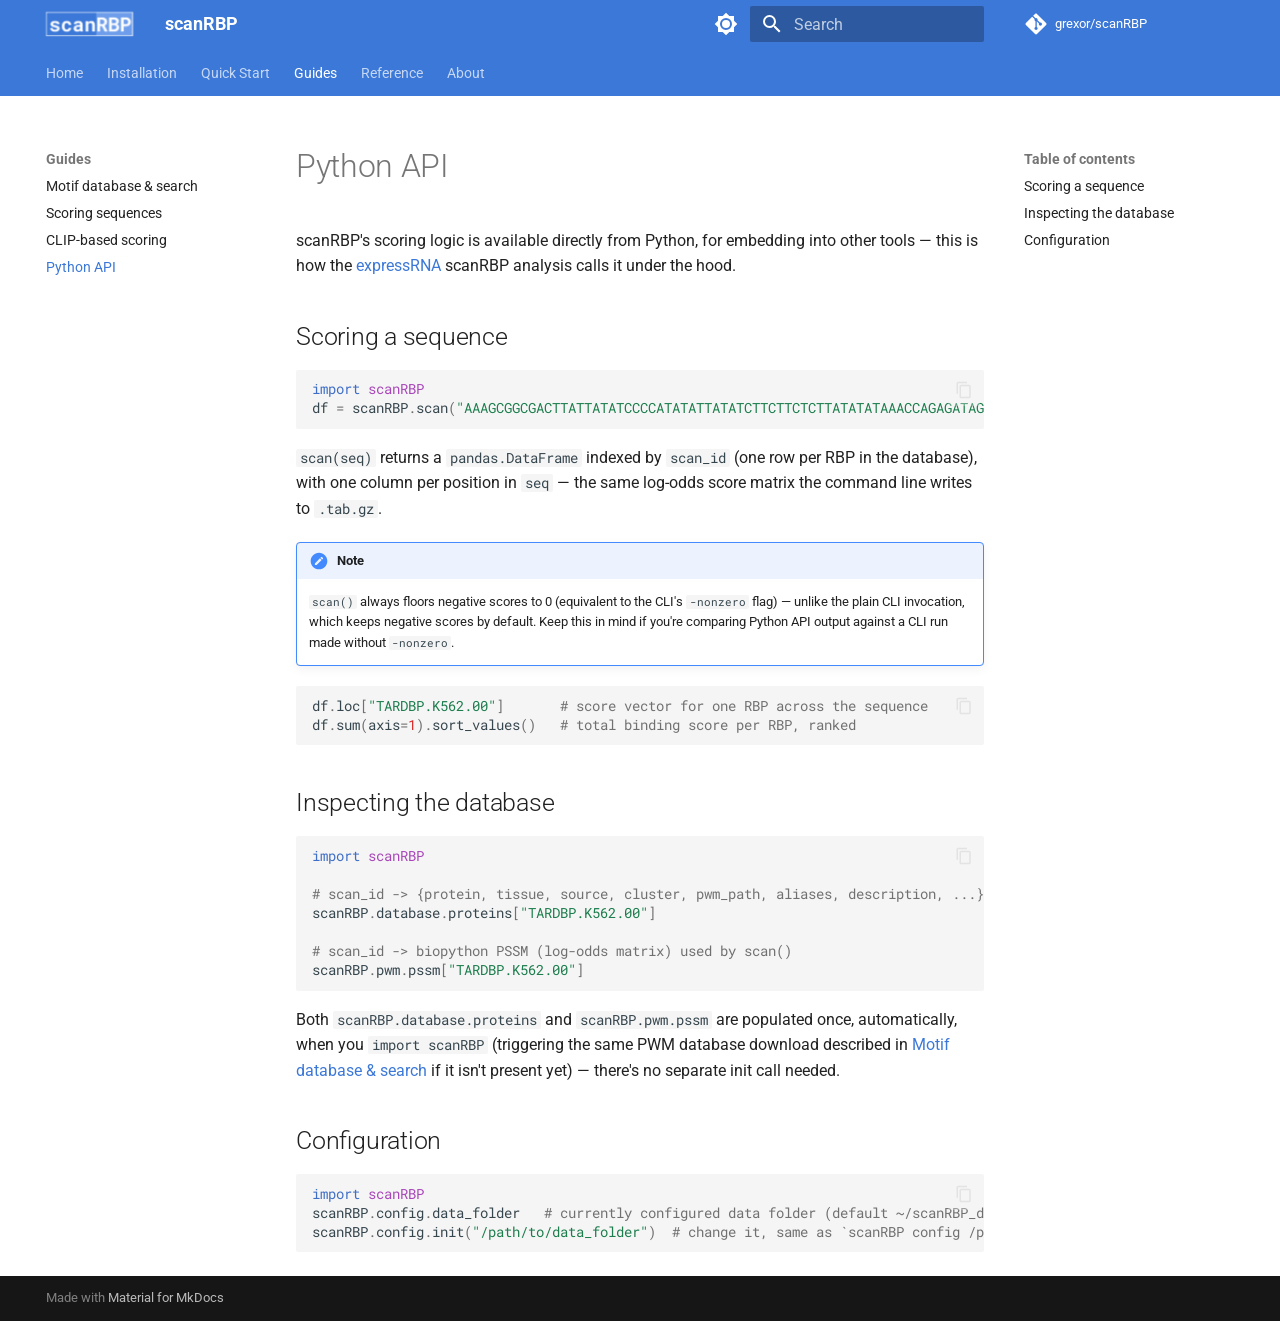
<file: python-api/index.html>
<!doctype html>
<html lang="en" class="no-js">
  <head>
    
      <meta charset="utf-8">
      <meta name="viewport" content="width=device-width,initial-scale=1">
      
        <meta name="description" content="scanRBP - RNA-protein binding toolkit">
      
      
      
        <link rel="canonical" href="https://grexor.github.io/scanRBP/python-api/">
      
      
        <link rel="prev" href="../clip/">
      
      
        <link rel="next" href="../cli/">
      
      
        
      
      
      <link rel="icon" href="../assets/scanRBP_logo.png">
      <meta name="generator" content="mkdocs-1.6.1, mkdocs-material-9.7.7">
    
    
      
        <title>Python API - scanRBP</title>
      
    
    
      <link rel="stylesheet" href="../assets/stylesheets/main.ec1eaa64.min.css">
      
        
        <link rel="stylesheet" href="../assets/stylesheets/palette.ab4e12ef.min.css">
      
      


    
    
      
    
    
      
        
        
        <link rel="preconnect" href="https://fonts.gstatic.com" crossorigin>
        <link rel="stylesheet" href="https://fonts.googleapis.com/css?family=Roboto:300,300i,400,400i,700,700i%7CRoboto+Mono:400,400i,700,700i&display=fallback">
        <style>:root{--md-text-font:"Roboto";--md-code-font:"Roboto Mono"}</style>
      
    
    
      <link rel="stylesheet" href="../stylesheets/extra.css">
    
    <script>__md_scope=new URL("..",location),__md_hash=e=>[...e].reduce(((e,_)=>(e<<5)-e+_.charCodeAt(0)),0),__md_get=(e,_=localStorage,t=__md_scope)=>JSON.parse(_.getItem(t.pathname+"."+e)),__md_set=(e,_,t=localStorage,a=__md_scope)=>{try{t.setItem(a.pathname+"."+e,JSON.stringify(_))}catch(e){}}</script>
    
      

    
    
  </head>
  
  
    
    
      
    
    
    
    
    <body dir="ltr" data-md-color-scheme="default" data-md-color-primary="custom" data-md-color-accent="indigo">
  
    
    <input class="md-toggle" data-md-toggle="drawer" type="checkbox" id="__drawer" autocomplete="off">
    <input class="md-toggle" data-md-toggle="search" type="checkbox" id="__search" autocomplete="off">
    <label class="md-overlay" for="__drawer"></label>
    <div data-md-component="skip">
      
        
        <a href="#python-api" class="md-skip">
          Skip to content
        </a>
      
    </div>
    <div data-md-component="announce">
      
    </div>
    
    
      

<header class="md-header" data-md-component="header">
  <nav class="md-header__inner md-grid" aria-label="Header">
    <a href=".." title="scanRBP" class="md-header__button md-logo" aria-label="scanRBP" data-md-component="logo">
      
  <img src="../assets/scanRBP_logo.png" alt="logo">

    </a>
    <label class="md-header__button md-icon" for="__drawer">
      
      <svg xmlns="http://www.w3.org/2000/svg" viewBox="0 0 24 24"><path d="M3 6h18v2H3zm0 5h18v2H3zm0 5h18v2H3z"/></svg>
    </label>
    <div class="md-header__title" data-md-component="header-title">
      <div class="md-header__ellipsis">
        <div class="md-header__topic">
          <span class="md-ellipsis">
            scanRBP
          </span>
        </div>
        <div class="md-header__topic" data-md-component="header-topic">
          <span class="md-ellipsis">
            
              Python API
            
          </span>
        </div>
      </div>
    </div>
    
      
        <form class="md-header__option" data-md-component="palette">
  
    
    
    
    <input class="md-option" data-md-color-media="" data-md-color-scheme="default" data-md-color-primary="custom" data-md-color-accent="indigo"  aria-label="Switch to dark mode"  type="radio" name="__palette" id="__palette_0">
    
      <label class="md-header__button md-icon" title="Switch to dark mode" for="__palette_1" hidden>
        <svg xmlns="http://www.w3.org/2000/svg" viewBox="0 0 24 24"><path d="M12 8a4 4 0 0 0-4 4 4 4 0 0 0 4 4 4 4 0 0 0 4-4 4 4 0 0 0-4-4m0 10a6 6 0 0 1-6-6 6 6 0 0 1 6-6 6 6 0 0 1 6 6 6 6 0 0 1-6 6m8-9.31V4h-4.69L12 .69 8.69 4H4v4.69L.69 12 4 15.31V20h4.69L12 23.31 15.31 20H20v-4.69L23.31 12z"/></svg>
      </label>
    
  
    
    
    
    <input class="md-option" data-md-color-media="" data-md-color-scheme="slate" data-md-color-primary="custom" data-md-color-accent="indigo"  aria-label="Switch to light mode"  type="radio" name="__palette" id="__palette_1">
    
      <label class="md-header__button md-icon" title="Switch to light mode" for="__palette_0" hidden>
        <svg xmlns="http://www.w3.org/2000/svg" viewBox="0 0 24 24"><path d="M12 18c-.89 0-1.74-.2-2.5-.55C11.56 16.5 13 14.42 13 12s-1.44-4.5-3.5-5.45C10.26 6.2 11.11 6 12 6a6 6 0 0 1 6 6 6 6 0 0 1-6 6m8-9.31V4h-4.69L12 .69 8.69 4H4v4.69L.69 12 4 15.31V20h4.69L12 23.31 15.31 20H20v-4.69L23.31 12z"/></svg>
      </label>
    
  
</form>
      
    
    
      <script>var palette=__md_get("__palette");if(palette&&palette.color){if("(prefers-color-scheme)"===palette.color.media){var media=matchMedia("(prefers-color-scheme: light)"),input=document.querySelector(media.matches?"[data-md-color-media='(prefers-color-scheme: light)']":"[data-md-color-media='(prefers-color-scheme: dark)']");palette.color.media=input.getAttribute("data-md-color-media"),palette.color.scheme=input.getAttribute("data-md-color-scheme"),palette.color.primary=input.getAttribute("data-md-color-primary"),palette.color.accent=input.getAttribute("data-md-color-accent")}for(var[key,value]of Object.entries(palette.color))document.body.setAttribute("data-md-color-"+key,value)}</script>
    
    
    
      
      
        <label class="md-header__button md-icon" for="__search">
          
          <svg xmlns="http://www.w3.org/2000/svg" viewBox="0 0 24 24"><path d="M9.5 3A6.5 6.5 0 0 1 16 9.5c0 1.61-.59 3.09-1.56 4.23l.27.27h.79l5 5-1.5 1.5-5-5v-.79l-.27-.27A6.52 6.52 0 0 1 9.5 16 6.5 6.5 0 0 1 3 9.5 6.5 6.5 0 0 1 9.5 3m0 2C7 5 5 7 5 9.5S7 14 9.5 14 14 12 14 9.5 12 5 9.5 5"/></svg>
        </label>
        <div class="md-search" data-md-component="search" role="dialog">
  <label class="md-search__overlay" for="__search"></label>
  <div class="md-search__inner" role="search">
    <form class="md-search__form" name="search">
      <input type="text" class="md-search__input" name="query" aria-label="Search" placeholder="Search" autocapitalize="off" autocorrect="off" autocomplete="off" spellcheck="false" data-md-component="search-query" required>
      <label class="md-search__icon md-icon" for="__search">
        
        <svg xmlns="http://www.w3.org/2000/svg" viewBox="0 0 24 24"><path d="M9.5 3A6.5 6.5 0 0 1 16 9.5c0 1.61-.59 3.09-1.56 4.23l.27.27h.79l5 5-1.5 1.5-5-5v-.79l-.27-.27A6.52 6.52 0 0 1 9.5 16 6.5 6.5 0 0 1 3 9.5 6.5 6.5 0 0 1 9.5 3m0 2C7 5 5 7 5 9.5S7 14 9.5 14 14 12 14 9.5 12 5 9.5 5"/></svg>
        
        <svg xmlns="http://www.w3.org/2000/svg" viewBox="0 0 24 24"><path d="M20 11v2H8l5.5 5.5-1.42 1.42L4.16 12l7.92-7.92L13.5 5.5 8 11z"/></svg>
      </label>
      <nav class="md-search__options" aria-label="Search">
        
        <button type="reset" class="md-search__icon md-icon" title="Clear" aria-label="Clear" tabindex="-1">
          
          <svg xmlns="http://www.w3.org/2000/svg" viewBox="0 0 24 24"><path d="M19 6.41 17.59 5 12 10.59 6.41 5 5 6.41 10.59 12 5 17.59 6.41 19 12 13.41 17.59 19 19 17.59 13.41 12z"/></svg>
        </button>
      </nav>
      
        <div class="md-search__suggest" data-md-component="search-suggest"></div>
      
    </form>
    <div class="md-search__output">
      <div class="md-search__scrollwrap" tabindex="0" data-md-scrollfix>
        <div class="md-search-result" data-md-component="search-result">
          <div class="md-search-result__meta">
            Initializing search
          </div>
          <ol class="md-search-result__list" role="presentation"></ol>
        </div>
      </div>
    </div>
  </div>
</div>
      
    
    
      <div class="md-header__source">
        <a href="https://github.com/grexor/scanRBP" title="Go to repository" class="md-source" data-md-component="source">
  <div class="md-source__icon md-icon">
    
    <svg xmlns="http://www.w3.org/2000/svg" viewBox="0 0 448 512"><!--! Font Awesome Free 7.1.0 by @fontawesome - https://fontawesome.com License - https://fontawesome.com/license/free (Icons: CC BY 4.0, Fonts: SIL OFL 1.1, Code: MIT License) Copyright 2025 Fonticons, Inc.--><path d="M439.6 236.1 244 40.5c-5.4-5.5-12.8-8.5-20.4-8.5s-15 3-20.4 8.4L162.5 81l51.5 51.5c27.1-9.1 52.7 16.8 43.4 43.7l49.7 49.7c34.2-11.8 61.2 31 35.5 56.7-26.5 26.5-70.2-2.9-56-37.3L240.3 199v121.9c25.3 12.5 22.3 41.8 9.1 55-6.4 6.4-15.2 10.1-24.3 10.1s-17.8-3.6-24.3-10.1c-17.6-17.6-11.1-46.9 11.2-56v-123c-20.8-8.5-24.6-30.7-18.6-45L142.6 101 8.5 235.1C3 240.6 0 247.9 0 255.5s3 15 8.5 20.4l195.6 195.7c5.4 5.4 12.7 8.4 20.4 8.4s15-3 20.4-8.4l194.7-194.7c5.4-5.4 8.4-12.8 8.4-20.4s-3-15-8.4-20.4"/></svg>
  </div>
  <div class="md-source__repository">
    grexor/scanRBP
  </div>
</a>
      </div>
    
  </nav>
  
</header>
    
    <div class="md-container" data-md-component="container">
      
      
        
          
            
<nav class="md-tabs" aria-label="Tabs" data-md-component="tabs">
  <div class="md-grid">
    <ul class="md-tabs__list">
      
        
  
  
  
  
    <li class="md-tabs__item">
      <a href=".." class="md-tabs__link">
        
  
  
    
  
  Home

      </a>
    </li>
  

      
        
  
  
  
  
    <li class="md-tabs__item">
      <a href="../installation/" class="md-tabs__link">
        
  
  
    
  
  Installation

      </a>
    </li>
  

      
        
  
  
  
  
    <li class="md-tabs__item">
      <a href="../quickstart/" class="md-tabs__link">
        
  
  
    
  
  Quick Start

      </a>
    </li>
  

      
        
  
  
  
    
  
  
    
    
      <li class="md-tabs__item md-tabs__item--active">
        <a href="../motifs/" class="md-tabs__link">
          
  
  
  Guides

        </a>
      </li>
    
  

      
        
  
  
  
  
    
    
      <li class="md-tabs__item">
        <a href="../cli/" class="md-tabs__link">
          
  
  
  Reference

        </a>
      </li>
    
  

      
        
  
  
  
  
    <li class="md-tabs__item">
      <a href="../about/" class="md-tabs__link">
        
  
  
    
  
  About

      </a>
    </li>
  

      
    </ul>
  </div>
</nav>
          
        
      
      <main class="md-main" data-md-component="main">
        <div class="md-main__inner md-grid">
          
            
              
              <div class="md-sidebar md-sidebar--primary" data-md-component="sidebar" data-md-type="navigation" >
                <div class="md-sidebar__scrollwrap">
                  <div class="md-sidebar__inner">
                    


  


<nav class="md-nav md-nav--primary md-nav--lifted" aria-label="Navigation" data-md-level="0">
  <label class="md-nav__title" for="__drawer">
    <a href=".." title="scanRBP" class="md-nav__button md-logo" aria-label="scanRBP" data-md-component="logo">
      
  <img src="../assets/scanRBP_logo.png" alt="logo">

    </a>
    scanRBP
  </label>
  
    <div class="md-nav__source">
      <a href="https://github.com/grexor/scanRBP" title="Go to repository" class="md-source" data-md-component="source">
  <div class="md-source__icon md-icon">
    
    <svg xmlns="http://www.w3.org/2000/svg" viewBox="0 0 448 512"><!--! Font Awesome Free 7.1.0 by @fontawesome - https://fontawesome.com License - https://fontawesome.com/license/free (Icons: CC BY 4.0, Fonts: SIL OFL 1.1, Code: MIT License) Copyright 2025 Fonticons, Inc.--><path d="M439.6 236.1 244 40.5c-5.4-5.5-12.8-8.5-20.4-8.5s-15 3-20.4 8.4L162.5 81l51.5 51.5c27.1-9.1 52.7 16.8 43.4 43.7l49.7 49.7c34.2-11.8 61.2 31 35.5 56.7-26.5 26.5-70.2-2.9-56-37.3L240.3 199v121.9c25.3 12.5 22.3 41.8 9.1 55-6.4 6.4-15.2 10.1-24.3 10.1s-17.8-3.6-24.3-10.1c-17.6-17.6-11.1-46.9 11.2-56v-123c-20.8-8.5-24.6-30.7-18.6-45L142.6 101 8.5 235.1C3 240.6 0 247.9 0 255.5s3 15 8.5 20.4l195.6 195.7c5.4 5.4 12.7 8.4 20.4 8.4s15-3 20.4-8.4l194.7-194.7c5.4-5.4 8.4-12.8 8.4-20.4s-3-15-8.4-20.4"/></svg>
  </div>
  <div class="md-source__repository">
    grexor/scanRBP
  </div>
</a>
    </div>
  
  <ul class="md-nav__list" data-md-scrollfix>
    
      
      
  
  
  
  
    <li class="md-nav__item">
      <a href=".." class="md-nav__link">
        
  
  
  <span class="md-ellipsis">
    
  
    Home
  

    
  </span>
  
  

      </a>
    </li>
  

    
      
      
  
  
  
  
    <li class="md-nav__item">
      <a href="../installation/" class="md-nav__link">
        
  
  
  <span class="md-ellipsis">
    
  
    Installation
  

    
  </span>
  
  

      </a>
    </li>
  

    
      
      
  
  
  
  
    <li class="md-nav__item">
      <a href="../quickstart/" class="md-nav__link">
        
  
  
  <span class="md-ellipsis">
    
  
    Quick Start
  

    
  </span>
  
  

      </a>
    </li>
  

    
      
      
  
  
    
  
  
  
    
    
    
    
      
        
        
      
      
    
    
    <li class="md-nav__item md-nav__item--active md-nav__item--section md-nav__item--nested">
      
        
        
        <input class="md-nav__toggle md-toggle " type="checkbox" id="__nav_4" checked>
        
          
          <label class="md-nav__link" for="__nav_4" id="__nav_4_label" tabindex="">
            
  
  
  <span class="md-ellipsis">
    
  
    Guides
  

    
  </span>
  
  

            <span class="md-nav__icon md-icon"></span>
          </label>
        
        <nav class="md-nav" data-md-level="1" aria-labelledby="__nav_4_label" aria-expanded="true">
          <label class="md-nav__title" for="__nav_4">
            <span class="md-nav__icon md-icon"></span>
            
  
    Guides
  

          </label>
          <ul class="md-nav__list" data-md-scrollfix>
            
              
                
  
  
  
  
    <li class="md-nav__item">
      <a href="../motifs/" class="md-nav__link">
        
  
  
  <span class="md-ellipsis">
    
  
    Motif database & search
  

    
  </span>
  
  

      </a>
    </li>
  

              
            
              
                
  
  
  
  
    <li class="md-nav__item">
      <a href="../scoring/" class="md-nav__link">
        
  
  
  <span class="md-ellipsis">
    
  
    Scoring sequences
  

    
  </span>
  
  

      </a>
    </li>
  

              
            
              
                
  
  
  
  
    <li class="md-nav__item">
      <a href="../clip/" class="md-nav__link">
        
  
  
  <span class="md-ellipsis">
    
  
    CLIP-based scoring
  

    
  </span>
  
  

      </a>
    </li>
  

              
            
              
                
  
  
    
  
  
  
    <li class="md-nav__item md-nav__item--active">
      
      <input class="md-nav__toggle md-toggle" type="checkbox" id="__toc">
      
      
        
      
      
        <label class="md-nav__link md-nav__link--active" for="__toc">
          
  
  
  <span class="md-ellipsis">
    
  
    Python API
  

    
  </span>
  
  

          <span class="md-nav__icon md-icon"></span>
        </label>
      
      <a href="./" class="md-nav__link md-nav__link--active">
        
  
  
  <span class="md-ellipsis">
    
  
    Python API
  

    
  </span>
  
  

      </a>
      
        

<nav class="md-nav md-nav--secondary" aria-label="Table of contents">
  
  
  
    
  
  
    <label class="md-nav__title" for="__toc">
      <span class="md-nav__icon md-icon"></span>
      Table of contents
    </label>
    <ul class="md-nav__list" data-md-component="toc" data-md-scrollfix>
      
        <li class="md-nav__item">
  <a href="#scoring-a-sequence" class="md-nav__link">
    <span class="md-ellipsis">
      
        Scoring a sequence
      
    </span>
  </a>
  
</li>
      
        <li class="md-nav__item">
  <a href="#inspecting-the-database" class="md-nav__link">
    <span class="md-ellipsis">
      
        Inspecting the database
      
    </span>
  </a>
  
</li>
      
        <li class="md-nav__item">
  <a href="#configuration" class="md-nav__link">
    <span class="md-ellipsis">
      
        Configuration
      
    </span>
  </a>
  
</li>
      
    </ul>
  
</nav>
      
    </li>
  

              
            
          </ul>
        </nav>
      
    </li>
  

    
      
      
  
  
  
  
    
    
    
    
      
      
    
    
    <li class="md-nav__item md-nav__item--nested">
      
        
        
        <input class="md-nav__toggle md-toggle " type="checkbox" id="__nav_5" >
        
          
          <label class="md-nav__link" for="__nav_5" id="__nav_5_label" tabindex="0">
            
  
  
  <span class="md-ellipsis">
    
  
    Reference
  

    
  </span>
  
  

            <span class="md-nav__icon md-icon"></span>
          </label>
        
        <nav class="md-nav" data-md-level="1" aria-labelledby="__nav_5_label" aria-expanded="false">
          <label class="md-nav__title" for="__nav_5">
            <span class="md-nav__icon md-icon"></span>
            
  
    Reference
  

          </label>
          <ul class="md-nav__list" data-md-scrollfix>
            
              
                
  
  
  
  
    <li class="md-nav__item">
      <a href="../cli/" class="md-nav__link">
        
  
  
  <span class="md-ellipsis">
    
  
    Command-line reference
  

    
  </span>
  
  

      </a>
    </li>
  

              
            
              
                
  
  
  
  
    <li class="md-nav__item">
      <a href="../dependencies/" class="md-nav__link">
        
  
  
  <span class="md-ellipsis">
    
  
    Dependencies
  

    
  </span>
  
  

      </a>
    </li>
  

              
            
          </ul>
        </nav>
      
    </li>
  

    
      
      
  
  
  
  
    <li class="md-nav__item">
      <a href="../about/" class="md-nav__link">
        
  
  
  <span class="md-ellipsis">
    
  
    About
  

    
  </span>
  
  

      </a>
    </li>
  

    
  </ul>
</nav>
                  </div>
                </div>
              </div>
            
            
              
              <div class="md-sidebar md-sidebar--secondary" data-md-component="sidebar" data-md-type="toc" >
                <div class="md-sidebar__scrollwrap">
                  <div class="md-sidebar__inner">
                    

<nav class="md-nav md-nav--secondary" aria-label="Table of contents">
  
  
  
    
  
  
    <label class="md-nav__title" for="__toc">
      <span class="md-nav__icon md-icon"></span>
      Table of contents
    </label>
    <ul class="md-nav__list" data-md-component="toc" data-md-scrollfix>
      
        <li class="md-nav__item">
  <a href="#scoring-a-sequence" class="md-nav__link">
    <span class="md-ellipsis">
      
        Scoring a sequence
      
    </span>
  </a>
  
</li>
      
        <li class="md-nav__item">
  <a href="#inspecting-the-database" class="md-nav__link">
    <span class="md-ellipsis">
      
        Inspecting the database
      
    </span>
  </a>
  
</li>
      
        <li class="md-nav__item">
  <a href="#configuration" class="md-nav__link">
    <span class="md-ellipsis">
      
        Configuration
      
    </span>
  </a>
  
</li>
      
    </ul>
  
</nav>
                  </div>
                </div>
              </div>
            
          
          
            <div class="md-content" data-md-component="content">
              
              <article class="md-content__inner md-typeset">
                
                  


  
  


<h1 id="python-api">Python API<a class="headerlink" href="#python-api" title="Permanent link">&para;</a></h1>
<p>scanRBP's scoring logic is available directly from Python, for embedding into other tools — this is how the <a href="https://www.expressrna.org">expressRNA</a> scanRBP analysis calls it under the hood.</p>
<h2 id="scoring-a-sequence">Scoring a sequence<a class="headerlink" href="#scoring-a-sequence" title="Permanent link">&para;</a></h2>
<div class="highlight"><pre><span></span><code><span class="kn">import</span><span class="w"> </span><span class="nn">scanRBP</span>
<span class="n">df</span> <span class="o">=</span> <span class="n">scanRBP</span><span class="o">.</span><span class="n">scan</span><span class="p">(</span><span class="s2">&quot;AAAGCGGCGACTTATTATATCCCCATATATTATATCTTCTTCTCTTATATATAAACCAGAGATAGATGTGTGTGGTGG&quot;</span><span class="p">)</span>
</code></pre></div>
<p><code>scan(seq)</code> returns a <code>pandas.DataFrame</code> indexed by <code>scan_id</code> (one row per RBP in the database), with one column per position in <code>seq</code> — the same log-odds score matrix the command line writes to <code>.tab.gz</code>.</p>
<div class="admonition note">
<p class="admonition-title">Note</p>
<p><code>scan()</code> always floors negative scores to 0 (equivalent to the CLI's <code>-nonzero</code> flag) — unlike the plain CLI invocation, which keeps negative scores by default. Keep this in mind if you're comparing Python API output against a CLI run made without <code>-nonzero</code>.</p>
</div>
<div class="highlight"><pre><span></span><code><span class="n">df</span><span class="o">.</span><span class="n">loc</span><span class="p">[</span><span class="s2">&quot;TARDBP.K562.00&quot;</span><span class="p">]</span>       <span class="c1"># score vector for one RBP across the sequence</span>
<span class="n">df</span><span class="o">.</span><span class="n">sum</span><span class="p">(</span><span class="n">axis</span><span class="o">=</span><span class="mi">1</span><span class="p">)</span><span class="o">.</span><span class="n">sort_values</span><span class="p">()</span>   <span class="c1"># total binding score per RBP, ranked</span>
</code></pre></div>
<h2 id="inspecting-the-database">Inspecting the database<a class="headerlink" href="#inspecting-the-database" title="Permanent link">&para;</a></h2>
<div class="highlight"><pre><span></span><code><span class="kn">import</span><span class="w"> </span><span class="nn">scanRBP</span>

<span class="c1"># scan_id -&gt; {protein, tissue, source, cluster, pwm_path, aliases, description, ...}</span>
<span class="n">scanRBP</span><span class="o">.</span><span class="n">database</span><span class="o">.</span><span class="n">proteins</span><span class="p">[</span><span class="s2">&quot;TARDBP.K562.00&quot;</span><span class="p">]</span>

<span class="c1"># scan_id -&gt; biopython PSSM (log-odds matrix) used by scan()</span>
<span class="n">scanRBP</span><span class="o">.</span><span class="n">pwm</span><span class="o">.</span><span class="n">pssm</span><span class="p">[</span><span class="s2">&quot;TARDBP.K562.00&quot;</span><span class="p">]</span>
</code></pre></div>
<p>Both <code>scanRBP.database.proteins</code> and <code>scanRBP.pwm.pssm</code> are populated once, automatically, when you <code>import scanRBP</code> (triggering the same PWM database download described in <a href="../motifs/#where-the-database-lives">Motif database &amp; search</a> if it isn't present yet) — there's no separate init call needed.</p>
<h2 id="configuration">Configuration<a class="headerlink" href="#configuration" title="Permanent link">&para;</a></h2>
<div class="highlight"><pre><span></span><code><span class="kn">import</span><span class="w"> </span><span class="nn">scanRBP</span>
<span class="n">scanRBP</span><span class="o">.</span><span class="n">config</span><span class="o">.</span><span class="n">data_folder</span>   <span class="c1"># currently configured data folder (default ~/scanRBP_data)</span>
<span class="n">scanRBP</span><span class="o">.</span><span class="n">config</span><span class="o">.</span><span class="n">init</span><span class="p">(</span><span class="s2">&quot;/path/to/data_folder&quot;</span><span class="p">)</span>  <span class="c1"># change it, same as `scanRBP config /path` on the CLI</span>
</code></pre></div>












                
              </article>
            </div>
          
          
<script>var target=document.getElementById(location.hash.slice(1));target&&target.name&&(target.checked=target.name.startsWith("__tabbed_"))</script>
        </div>
        
          <button type="button" class="md-top md-icon" data-md-component="top" hidden>
  
  <svg xmlns="http://www.w3.org/2000/svg" viewBox="0 0 24 24"><path d="M13 20h-2V8l-5.5 5.5-1.42-1.42L12 4.16l7.92 7.92-1.42 1.42L13 8z"/></svg>
  Back to top
</button>
        
      </main>
      
        <footer class="md-footer">
  
  <div class="md-footer-meta md-typeset">
    <div class="md-footer-meta__inner md-grid">
      <div class="md-copyright">
  
  
    Made with
    <a href="https://squidfunk.github.io/mkdocs-material/" target="_blank" rel="noopener">
      Material for MkDocs
    </a>
  
</div>
      
    </div>
  </div>
</footer>
      
    </div>
    <div class="md-dialog" data-md-component="dialog">
      <div class="md-dialog__inner md-typeset"></div>
    </div>
    
    
    
      
      
      <script id="__config" type="application/json">{"annotate": null, "base": "..", "features": ["navigation.tabs", "navigation.top", "content.code.copy", "search.suggest"], "search": "../assets/javascripts/workers/search.2c215733.min.js", "tags": null, "translations": {"clipboard.copied": "Copied to clipboard", "clipboard.copy": "Copy to clipboard", "search.result.more.one": "1 more on this page", "search.result.more.other": "# more on this page", "search.result.none": "No matching documents", "search.result.one": "1 matching document", "search.result.other": "# matching documents", "search.result.placeholder": "Type to start searching", "search.result.term.missing": "Missing", "select.version": "Select version"}, "version": null}</script>
    
    
      <script src="../assets/javascripts/bundle.d7400e89.min.js"></script>
      
    
  </body>
</html>
</file>
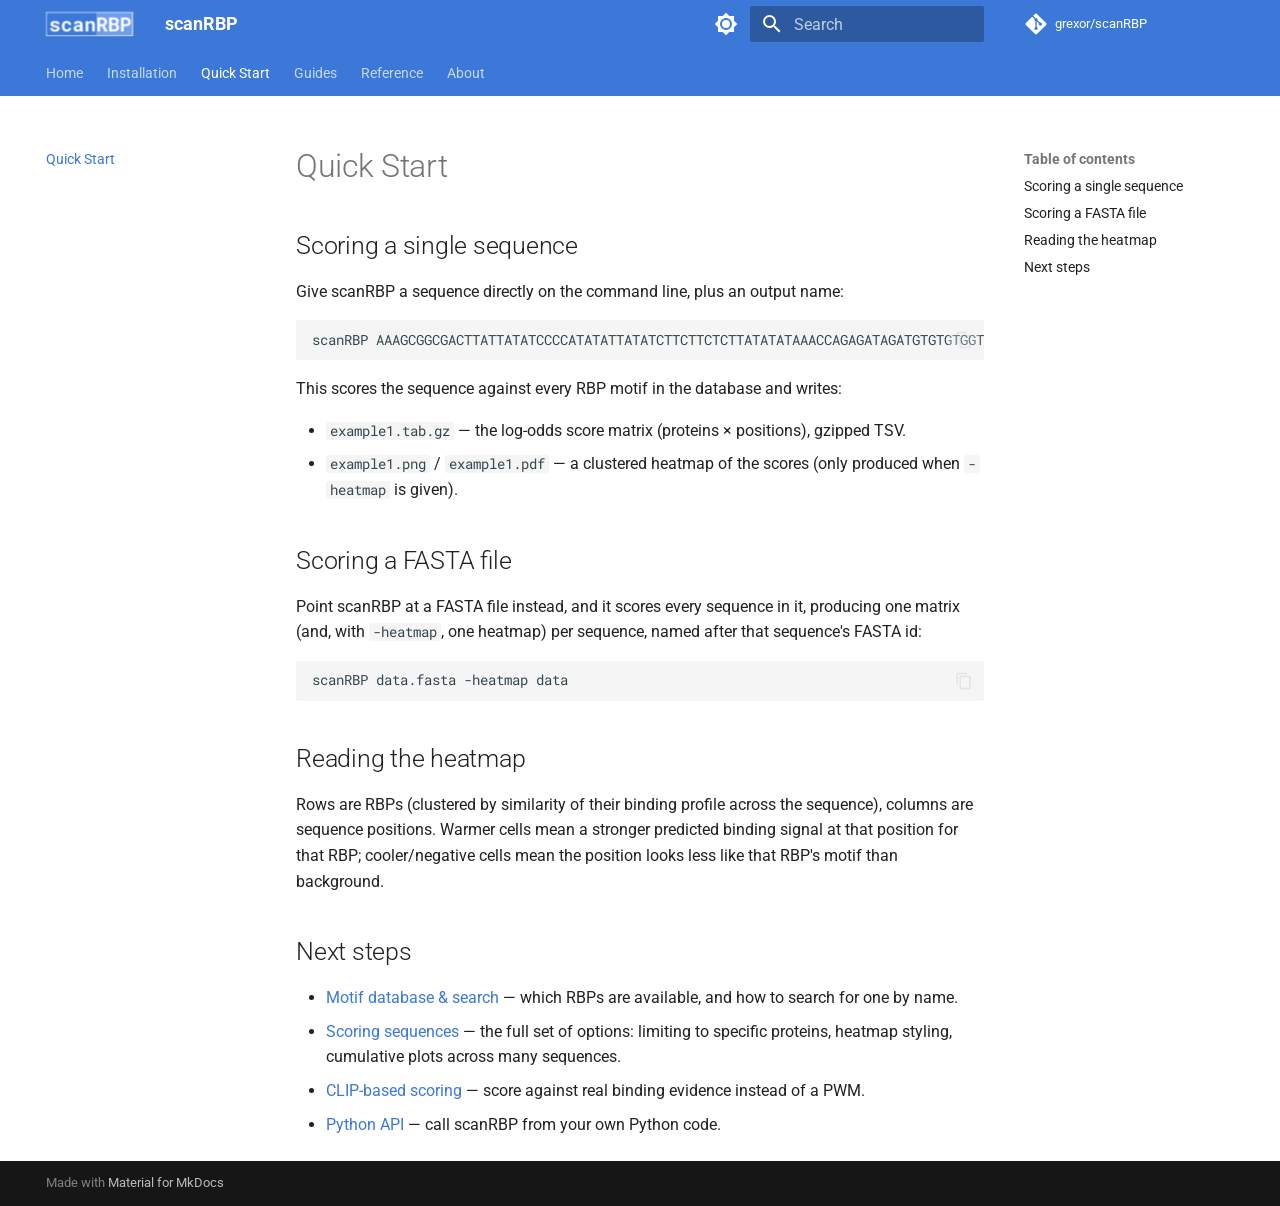
<file: quickstart/index.html>
<!doctype html>
<html lang="en" class="no-js">
  <head>
    
      <meta charset="utf-8">
      <meta name="viewport" content="width=device-width,initial-scale=1">
      
        <meta name="description" content="scanRBP - RNA-protein binding toolkit">
      
      
      
        <link rel="canonical" href="https://grexor.github.io/scanRBP/quickstart/">
      
      
        <link rel="prev" href="../installation/">
      
      
        <link rel="next" href="../motifs/">
      
      
        
      
      
      <link rel="icon" href="../assets/scanRBP_logo.png">
      <meta name="generator" content="mkdocs-1.6.1, mkdocs-material-9.7.7">
    
    
      
        <title>Quick Start - scanRBP</title>
      
    
    
      <link rel="stylesheet" href="../assets/stylesheets/main.ec1eaa64.min.css">
      
        
        <link rel="stylesheet" href="../assets/stylesheets/palette.ab4e12ef.min.css">
      
      


    
    
      
    
    
      
        
        
        <link rel="preconnect" href="https://fonts.gstatic.com" crossorigin>
        <link rel="stylesheet" href="https://fonts.googleapis.com/css?family=Roboto:300,300i,400,400i,700,700i%7CRoboto+Mono:400,400i,700,700i&display=fallback">
        <style>:root{--md-text-font:"Roboto";--md-code-font:"Roboto Mono"}</style>
      
    
    
      <link rel="stylesheet" href="../stylesheets/extra.css">
    
    <script>__md_scope=new URL("..",location),__md_hash=e=>[...e].reduce(((e,_)=>(e<<5)-e+_.charCodeAt(0)),0),__md_get=(e,_=localStorage,t=__md_scope)=>JSON.parse(_.getItem(t.pathname+"."+e)),__md_set=(e,_,t=localStorage,a=__md_scope)=>{try{t.setItem(a.pathname+"."+e,JSON.stringify(_))}catch(e){}}</script>
    
      

    
    
  </head>
  
  
    
    
      
    
    
    
    
    <body dir="ltr" data-md-color-scheme="default" data-md-color-primary="custom" data-md-color-accent="indigo">
  
    
    <input class="md-toggle" data-md-toggle="drawer" type="checkbox" id="__drawer" autocomplete="off">
    <input class="md-toggle" data-md-toggle="search" type="checkbox" id="__search" autocomplete="off">
    <label class="md-overlay" for="__drawer"></label>
    <div data-md-component="skip">
      
        
        <a href="#quick-start" class="md-skip">
          Skip to content
        </a>
      
    </div>
    <div data-md-component="announce">
      
    </div>
    
    
      

<header class="md-header" data-md-component="header">
  <nav class="md-header__inner md-grid" aria-label="Header">
    <a href=".." title="scanRBP" class="md-header__button md-logo" aria-label="scanRBP" data-md-component="logo">
      
  <img src="../assets/scanRBP_logo.png" alt="logo">

    </a>
    <label class="md-header__button md-icon" for="__drawer">
      
      <svg xmlns="http://www.w3.org/2000/svg" viewBox="0 0 24 24"><path d="M3 6h18v2H3zm0 5h18v2H3zm0 5h18v2H3z"/></svg>
    </label>
    <div class="md-header__title" data-md-component="header-title">
      <div class="md-header__ellipsis">
        <div class="md-header__topic">
          <span class="md-ellipsis">
            scanRBP
          </span>
        </div>
        <div class="md-header__topic" data-md-component="header-topic">
          <span class="md-ellipsis">
            
              Quick Start
            
          </span>
        </div>
      </div>
    </div>
    
      
        <form class="md-header__option" data-md-component="palette">
  
    
    
    
    <input class="md-option" data-md-color-media="" data-md-color-scheme="default" data-md-color-primary="custom" data-md-color-accent="indigo"  aria-label="Switch to dark mode"  type="radio" name="__palette" id="__palette_0">
    
      <label class="md-header__button md-icon" title="Switch to dark mode" for="__palette_1" hidden>
        <svg xmlns="http://www.w3.org/2000/svg" viewBox="0 0 24 24"><path d="M12 8a4 4 0 0 0-4 4 4 4 0 0 0 4 4 4 4 0 0 0 4-4 4 4 0 0 0-4-4m0 10a6 6 0 0 1-6-6 6 6 0 0 1 6-6 6 6 0 0 1 6 6 6 6 0 0 1-6 6m8-9.31V4h-4.69L12 .69 8.69 4H4v4.69L.69 12 4 15.31V20h4.69L12 23.31 15.31 20H20v-4.69L23.31 12z"/></svg>
      </label>
    
  
    
    
    
    <input class="md-option" data-md-color-media="" data-md-color-scheme="slate" data-md-color-primary="custom" data-md-color-accent="indigo"  aria-label="Switch to light mode"  type="radio" name="__palette" id="__palette_1">
    
      <label class="md-header__button md-icon" title="Switch to light mode" for="__palette_0" hidden>
        <svg xmlns="http://www.w3.org/2000/svg" viewBox="0 0 24 24"><path d="M12 18c-.89 0-1.74-.2-2.5-.55C11.56 16.5 13 14.42 13 12s-1.44-4.5-3.5-5.45C10.26 6.2 11.11 6 12 6a6 6 0 0 1 6 6 6 6 0 0 1-6 6m8-9.31V4h-4.69L12 .69 8.69 4H4v4.69L.69 12 4 15.31V20h4.69L12 23.31 15.31 20H20v-4.69L23.31 12z"/></svg>
      </label>
    
  
</form>
      
    
    
      <script>var palette=__md_get("__palette");if(palette&&palette.color){if("(prefers-color-scheme)"===palette.color.media){var media=matchMedia("(prefers-color-scheme: light)"),input=document.querySelector(media.matches?"[data-md-color-media='(prefers-color-scheme: light)']":"[data-md-color-media='(prefers-color-scheme: dark)']");palette.color.media=input.getAttribute("data-md-color-media"),palette.color.scheme=input.getAttribute("data-md-color-scheme"),palette.color.primary=input.getAttribute("data-md-color-primary"),palette.color.accent=input.getAttribute("data-md-color-accent")}for(var[key,value]of Object.entries(palette.color))document.body.setAttribute("data-md-color-"+key,value)}</script>
    
    
    
      
      
        <label class="md-header__button md-icon" for="__search">
          
          <svg xmlns="http://www.w3.org/2000/svg" viewBox="0 0 24 24"><path d="M9.5 3A6.5 6.5 0 0 1 16 9.5c0 1.61-.59 3.09-1.56 4.23l.27.27h.79l5 5-1.5 1.5-5-5v-.79l-.27-.27A6.52 6.52 0 0 1 9.5 16 6.5 6.5 0 0 1 3 9.5 6.5 6.5 0 0 1 9.5 3m0 2C7 5 5 7 5 9.5S7 14 9.5 14 14 12 14 9.5 12 5 9.5 5"/></svg>
        </label>
        <div class="md-search" data-md-component="search" role="dialog">
  <label class="md-search__overlay" for="__search"></label>
  <div class="md-search__inner" role="search">
    <form class="md-search__form" name="search">
      <input type="text" class="md-search__input" name="query" aria-label="Search" placeholder="Search" autocapitalize="off" autocorrect="off" autocomplete="off" spellcheck="false" data-md-component="search-query" required>
      <label class="md-search__icon md-icon" for="__search">
        
        <svg xmlns="http://www.w3.org/2000/svg" viewBox="0 0 24 24"><path d="M9.5 3A6.5 6.5 0 0 1 16 9.5c0 1.61-.59 3.09-1.56 4.23l.27.27h.79l5 5-1.5 1.5-5-5v-.79l-.27-.27A6.52 6.52 0 0 1 9.5 16 6.5 6.5 0 0 1 3 9.5 6.5 6.5 0 0 1 9.5 3m0 2C7 5 5 7 5 9.5S7 14 9.5 14 14 12 14 9.5 12 5 9.5 5"/></svg>
        
        <svg xmlns="http://www.w3.org/2000/svg" viewBox="0 0 24 24"><path d="M20 11v2H8l5.5 5.5-1.42 1.42L4.16 12l7.92-7.92L13.5 5.5 8 11z"/></svg>
      </label>
      <nav class="md-search__options" aria-label="Search">
        
        <button type="reset" class="md-search__icon md-icon" title="Clear" aria-label="Clear" tabindex="-1">
          
          <svg xmlns="http://www.w3.org/2000/svg" viewBox="0 0 24 24"><path d="M19 6.41 17.59 5 12 10.59 6.41 5 5 6.41 10.59 12 5 17.59 6.41 19 12 13.41 17.59 19 19 17.59 13.41 12z"/></svg>
        </button>
      </nav>
      
        <div class="md-search__suggest" data-md-component="search-suggest"></div>
      
    </form>
    <div class="md-search__output">
      <div class="md-search__scrollwrap" tabindex="0" data-md-scrollfix>
        <div class="md-search-result" data-md-component="search-result">
          <div class="md-search-result__meta">
            Initializing search
          </div>
          <ol class="md-search-result__list" role="presentation"></ol>
        </div>
      </div>
    </div>
  </div>
</div>
      
    
    
      <div class="md-header__source">
        <a href="https://github.com/grexor/scanRBP" title="Go to repository" class="md-source" data-md-component="source">
  <div class="md-source__icon md-icon">
    
    <svg xmlns="http://www.w3.org/2000/svg" viewBox="0 0 448 512"><!--! Font Awesome Free 7.1.0 by @fontawesome - https://fontawesome.com License - https://fontawesome.com/license/free (Icons: CC BY 4.0, Fonts: SIL OFL 1.1, Code: MIT License) Copyright 2025 Fonticons, Inc.--><path d="M439.6 236.1 244 40.5c-5.4-5.5-12.8-8.5-20.4-8.5s-15 3-20.4 8.4L162.5 81l51.5 51.5c27.1-9.1 52.7 16.8 43.4 43.7l49.7 49.7c34.2-11.8 61.2 31 35.5 56.7-26.5 26.5-70.2-2.9-56-37.3L240.3 199v121.9c25.3 12.5 22.3 41.8 9.1 55-6.4 6.4-15.2 10.1-24.3 10.1s-17.8-3.6-24.3-10.1c-17.6-17.6-11.1-46.9 11.2-56v-123c-20.8-8.5-24.6-30.7-18.6-45L142.6 101 8.5 235.1C3 240.6 0 247.9 0 255.5s3 15 8.5 20.4l195.6 195.7c5.4 5.4 12.7 8.4 20.4 8.4s15-3 20.4-8.4l194.7-194.7c5.4-5.4 8.4-12.8 8.4-20.4s-3-15-8.4-20.4"/></svg>
  </div>
  <div class="md-source__repository">
    grexor/scanRBP
  </div>
</a>
      </div>
    
  </nav>
  
</header>
    
    <div class="md-container" data-md-component="container">
      
      
        
          
            
<nav class="md-tabs" aria-label="Tabs" data-md-component="tabs">
  <div class="md-grid">
    <ul class="md-tabs__list">
      
        
  
  
  
  
    <li class="md-tabs__item">
      <a href=".." class="md-tabs__link">
        
  
  
    
  
  Home

      </a>
    </li>
  

      
        
  
  
  
  
    <li class="md-tabs__item">
      <a href="../installation/" class="md-tabs__link">
        
  
  
    
  
  Installation

      </a>
    </li>
  

      
        
  
  
  
    
  
  
    <li class="md-tabs__item md-tabs__item--active">
      <a href="./" class="md-tabs__link">
        
  
  
    
  
  Quick Start

      </a>
    </li>
  

      
        
  
  
  
  
    
    
      <li class="md-tabs__item">
        <a href="../motifs/" class="md-tabs__link">
          
  
  
  Guides

        </a>
      </li>
    
  

      
        
  
  
  
  
    
    
      <li class="md-tabs__item">
        <a href="../cli/" class="md-tabs__link">
          
  
  
  Reference

        </a>
      </li>
    
  

      
        
  
  
  
  
    <li class="md-tabs__item">
      <a href="../about/" class="md-tabs__link">
        
  
  
    
  
  About

      </a>
    </li>
  

      
    </ul>
  </div>
</nav>
          
        
      
      <main class="md-main" data-md-component="main">
        <div class="md-main__inner md-grid">
          
            
              
              <div class="md-sidebar md-sidebar--primary" data-md-component="sidebar" data-md-type="navigation" >
                <div class="md-sidebar__scrollwrap">
                  <div class="md-sidebar__inner">
                    


  


<nav class="md-nav md-nav--primary md-nav--lifted" aria-label="Navigation" data-md-level="0">
  <label class="md-nav__title" for="__drawer">
    <a href=".." title="scanRBP" class="md-nav__button md-logo" aria-label="scanRBP" data-md-component="logo">
      
  <img src="../assets/scanRBP_logo.png" alt="logo">

    </a>
    scanRBP
  </label>
  
    <div class="md-nav__source">
      <a href="https://github.com/grexor/scanRBP" title="Go to repository" class="md-source" data-md-component="source">
  <div class="md-source__icon md-icon">
    
    <svg xmlns="http://www.w3.org/2000/svg" viewBox="0 0 448 512"><!--! Font Awesome Free 7.1.0 by @fontawesome - https://fontawesome.com License - https://fontawesome.com/license/free (Icons: CC BY 4.0, Fonts: SIL OFL 1.1, Code: MIT License) Copyright 2025 Fonticons, Inc.--><path d="M439.6 236.1 244 40.5c-5.4-5.5-12.8-8.5-20.4-8.5s-15 3-20.4 8.4L162.5 81l51.5 51.5c27.1-9.1 52.7 16.8 43.4 43.7l49.7 49.7c34.2-11.8 61.2 31 35.5 56.7-26.5 26.5-70.2-2.9-56-37.3L240.3 199v121.9c25.3 12.5 22.3 41.8 9.1 55-6.4 6.4-15.2 10.1-24.3 10.1s-17.8-3.6-24.3-10.1c-17.6-17.6-11.1-46.9 11.2-56v-123c-20.8-8.5-24.6-30.7-18.6-45L142.6 101 8.5 235.1C3 240.6 0 247.9 0 255.5s3 15 8.5 20.4l195.6 195.7c5.4 5.4 12.7 8.4 20.4 8.4s15-3 20.4-8.4l194.7-194.7c5.4-5.4 8.4-12.8 8.4-20.4s-3-15-8.4-20.4"/></svg>
  </div>
  <div class="md-source__repository">
    grexor/scanRBP
  </div>
</a>
    </div>
  
  <ul class="md-nav__list" data-md-scrollfix>
    
      
      
  
  
  
  
    <li class="md-nav__item">
      <a href=".." class="md-nav__link">
        
  
  
  <span class="md-ellipsis">
    
  
    Home
  

    
  </span>
  
  

      </a>
    </li>
  

    
      
      
  
  
  
  
    <li class="md-nav__item">
      <a href="../installation/" class="md-nav__link">
        
  
  
  <span class="md-ellipsis">
    
  
    Installation
  

    
  </span>
  
  

      </a>
    </li>
  

    
      
      
  
  
    
  
  
  
    <li class="md-nav__item md-nav__item--active">
      
      <input class="md-nav__toggle md-toggle" type="checkbox" id="__toc">
      
      
        
      
      
        <label class="md-nav__link md-nav__link--active" for="__toc">
          
  
  
  <span class="md-ellipsis">
    
  
    Quick Start
  

    
  </span>
  
  

          <span class="md-nav__icon md-icon"></span>
        </label>
      
      <a href="./" class="md-nav__link md-nav__link--active">
        
  
  
  <span class="md-ellipsis">
    
  
    Quick Start
  

    
  </span>
  
  

      </a>
      
        

<nav class="md-nav md-nav--secondary" aria-label="Table of contents">
  
  
  
    
  
  
    <label class="md-nav__title" for="__toc">
      <span class="md-nav__icon md-icon"></span>
      Table of contents
    </label>
    <ul class="md-nav__list" data-md-component="toc" data-md-scrollfix>
      
        <li class="md-nav__item">
  <a href="#scoring-a-single-sequence" class="md-nav__link">
    <span class="md-ellipsis">
      
        Scoring a single sequence
      
    </span>
  </a>
  
</li>
      
        <li class="md-nav__item">
  <a href="#scoring-a-fasta-file" class="md-nav__link">
    <span class="md-ellipsis">
      
        Scoring a FASTA file
      
    </span>
  </a>
  
</li>
      
        <li class="md-nav__item">
  <a href="#reading-the-heatmap" class="md-nav__link">
    <span class="md-ellipsis">
      
        Reading the heatmap
      
    </span>
  </a>
  
</li>
      
        <li class="md-nav__item">
  <a href="#next-steps" class="md-nav__link">
    <span class="md-ellipsis">
      
        Next steps
      
    </span>
  </a>
  
</li>
      
    </ul>
  
</nav>
      
    </li>
  

    
      
      
  
  
  
  
    
    
    
    
      
      
    
    
    <li class="md-nav__item md-nav__item--nested">
      
        
        
        <input class="md-nav__toggle md-toggle " type="checkbox" id="__nav_4" >
        
          
          <label class="md-nav__link" for="__nav_4" id="__nav_4_label" tabindex="0">
            
  
  
  <span class="md-ellipsis">
    
  
    Guides
  

    
  </span>
  
  

            <span class="md-nav__icon md-icon"></span>
          </label>
        
        <nav class="md-nav" data-md-level="1" aria-labelledby="__nav_4_label" aria-expanded="false">
          <label class="md-nav__title" for="__nav_4">
            <span class="md-nav__icon md-icon"></span>
            
  
    Guides
  

          </label>
          <ul class="md-nav__list" data-md-scrollfix>
            
              
                
  
  
  
  
    <li class="md-nav__item">
      <a href="../motifs/" class="md-nav__link">
        
  
  
  <span class="md-ellipsis">
    
  
    Motif database & search
  

    
  </span>
  
  

      </a>
    </li>
  

              
            
              
                
  
  
  
  
    <li class="md-nav__item">
      <a href="../scoring/" class="md-nav__link">
        
  
  
  <span class="md-ellipsis">
    
  
    Scoring sequences
  

    
  </span>
  
  

      </a>
    </li>
  

              
            
              
                
  
  
  
  
    <li class="md-nav__item">
      <a href="../clip/" class="md-nav__link">
        
  
  
  <span class="md-ellipsis">
    
  
    CLIP-based scoring
  

    
  </span>
  
  

      </a>
    </li>
  

              
            
              
                
  
  
  
  
    <li class="md-nav__item">
      <a href="../python-api/" class="md-nav__link">
        
  
  
  <span class="md-ellipsis">
    
  
    Python API
  

    
  </span>
  
  

      </a>
    </li>
  

              
            
          </ul>
        </nav>
      
    </li>
  

    
      
      
  
  
  
  
    
    
    
    
      
      
    
    
    <li class="md-nav__item md-nav__item--nested">
      
        
        
        <input class="md-nav__toggle md-toggle " type="checkbox" id="__nav_5" >
        
          
          <label class="md-nav__link" for="__nav_5" id="__nav_5_label" tabindex="0">
            
  
  
  <span class="md-ellipsis">
    
  
    Reference
  

    
  </span>
  
  

            <span class="md-nav__icon md-icon"></span>
          </label>
        
        <nav class="md-nav" data-md-level="1" aria-labelledby="__nav_5_label" aria-expanded="false">
          <label class="md-nav__title" for="__nav_5">
            <span class="md-nav__icon md-icon"></span>
            
  
    Reference
  

          </label>
          <ul class="md-nav__list" data-md-scrollfix>
            
              
                
  
  
  
  
    <li class="md-nav__item">
      <a href="../cli/" class="md-nav__link">
        
  
  
  <span class="md-ellipsis">
    
  
    Command-line reference
  

    
  </span>
  
  

      </a>
    </li>
  

              
            
              
                
  
  
  
  
    <li class="md-nav__item">
      <a href="../dependencies/" class="md-nav__link">
        
  
  
  <span class="md-ellipsis">
    
  
    Dependencies
  

    
  </span>
  
  

      </a>
    </li>
  

              
            
          </ul>
        </nav>
      
    </li>
  

    
      
      
  
  
  
  
    <li class="md-nav__item">
      <a href="../about/" class="md-nav__link">
        
  
  
  <span class="md-ellipsis">
    
  
    About
  

    
  </span>
  
  

      </a>
    </li>
  

    
  </ul>
</nav>
                  </div>
                </div>
              </div>
            
            
              
              <div class="md-sidebar md-sidebar--secondary" data-md-component="sidebar" data-md-type="toc" >
                <div class="md-sidebar__scrollwrap">
                  <div class="md-sidebar__inner">
                    

<nav class="md-nav md-nav--secondary" aria-label="Table of contents">
  
  
  
    
  
  
    <label class="md-nav__title" for="__toc">
      <span class="md-nav__icon md-icon"></span>
      Table of contents
    </label>
    <ul class="md-nav__list" data-md-component="toc" data-md-scrollfix>
      
        <li class="md-nav__item">
  <a href="#scoring-a-single-sequence" class="md-nav__link">
    <span class="md-ellipsis">
      
        Scoring a single sequence
      
    </span>
  </a>
  
</li>
      
        <li class="md-nav__item">
  <a href="#scoring-a-fasta-file" class="md-nav__link">
    <span class="md-ellipsis">
      
        Scoring a FASTA file
      
    </span>
  </a>
  
</li>
      
        <li class="md-nav__item">
  <a href="#reading-the-heatmap" class="md-nav__link">
    <span class="md-ellipsis">
      
        Reading the heatmap
      
    </span>
  </a>
  
</li>
      
        <li class="md-nav__item">
  <a href="#next-steps" class="md-nav__link">
    <span class="md-ellipsis">
      
        Next steps
      
    </span>
  </a>
  
</li>
      
    </ul>
  
</nav>
                  </div>
                </div>
              </div>
            
          
          
            <div class="md-content" data-md-component="content">
              
              <article class="md-content__inner md-typeset">
                
                  


  
  


<h1 id="quick-start">Quick Start<a class="headerlink" href="#quick-start" title="Permanent link">&para;</a></h1>
<h2 id="scoring-a-single-sequence">Scoring a single sequence<a class="headerlink" href="#scoring-a-single-sequence" title="Permanent link">&para;</a></h2>
<p>Give scanRBP a sequence directly on the command line, plus an output name:</p>
<div class="highlight"><pre><span></span><code>scanRBP<span class="w"> </span>AAAGCGGCGACTTATTATATCCCCATATATTATATCTTCTTCTCTTATATATAAACCAGAGATAGATGTGTGTGGTGG<span class="w"> </span>example1<span class="w"> </span>-heatmap<span class="w"> </span>example1
</code></pre></div>
<p>This scores the sequence against every RBP motif in the database and writes:</p>
<ul>
<li><code>example1.tab.gz</code> — the log-odds score matrix (proteins × positions), gzipped TSV.</li>
<li><code>example1.png</code> / <code>example1.pdf</code> — a clustered heatmap of the scores (only produced when <code>-heatmap</code> is given).</li>
</ul>
<h2 id="scoring-a-fasta-file">Scoring a FASTA file<a class="headerlink" href="#scoring-a-fasta-file" title="Permanent link">&para;</a></h2>
<p>Point scanRBP at a FASTA file instead, and it scores every sequence in it, producing one matrix (and, with <code>-heatmap</code>, one heatmap) per sequence, named after that sequence's FASTA id:</p>
<div class="highlight"><pre><span></span><code>scanRBP<span class="w"> </span>data.fasta<span class="w"> </span>-heatmap<span class="w"> </span>data
</code></pre></div>
<h2 id="reading-the-heatmap">Reading the heatmap<a class="headerlink" href="#reading-the-heatmap" title="Permanent link">&para;</a></h2>
<p>Rows are RBPs (clustered by similarity of their binding profile across the sequence), columns are sequence positions. Warmer cells mean a stronger predicted binding signal at that position for that RBP; cooler/negative cells mean the position looks less like that RBP's motif than background.</p>
<h2 id="next-steps">Next steps<a class="headerlink" href="#next-steps" title="Permanent link">&para;</a></h2>
<ul>
<li><a href="../motifs/">Motif database &amp; search</a> — which RBPs are available, and how to search for one by name.</li>
<li><a href="../scoring/">Scoring sequences</a> — the full set of options: limiting to specific proteins, heatmap styling, cumulative plots across many sequences.</li>
<li><a href="../clip/">CLIP-based scoring</a> — score against real binding evidence instead of a PWM.</li>
<li><a href="../python-api/">Python API</a> — call scanRBP from your own Python code.</li>
</ul>












                
              </article>
            </div>
          
          
<script>var target=document.getElementById(location.hash.slice(1));target&&target.name&&(target.checked=target.name.startsWith("__tabbed_"))</script>
        </div>
        
          <button type="button" class="md-top md-icon" data-md-component="top" hidden>
  
  <svg xmlns="http://www.w3.org/2000/svg" viewBox="0 0 24 24"><path d="M13 20h-2V8l-5.5 5.5-1.42-1.42L12 4.16l7.92 7.92-1.42 1.42L13 8z"/></svg>
  Back to top
</button>
        
      </main>
      
        <footer class="md-footer">
  
  <div class="md-footer-meta md-typeset">
    <div class="md-footer-meta__inner md-grid">
      <div class="md-copyright">
  
  
    Made with
    <a href="https://squidfunk.github.io/mkdocs-material/" target="_blank" rel="noopener">
      Material for MkDocs
    </a>
  
</div>
      
    </div>
  </div>
</footer>
      
    </div>
    <div class="md-dialog" data-md-component="dialog">
      <div class="md-dialog__inner md-typeset"></div>
    </div>
    
    
    
      
      
      <script id="__config" type="application/json">{"annotate": null, "base": "..", "features": ["navigation.tabs", "navigation.top", "content.code.copy", "search.suggest"], "search": "../assets/javascripts/workers/search.2c215733.min.js", "tags": null, "translations": {"clipboard.copied": "Copied to clipboard", "clipboard.copy": "Copy to clipboard", "search.result.more.one": "1 more on this page", "search.result.more.other": "# more on this page", "search.result.none": "No matching documents", "search.result.one": "1 matching document", "search.result.other": "# matching documents", "search.result.placeholder": "Type to start searching", "search.result.term.missing": "Missing", "select.version": "Select version"}, "version": null}</script>
    
    
      <script src="../assets/javascripts/bundle.d7400e89.min.js"></script>
      
    
  </body>
</html>
</file>
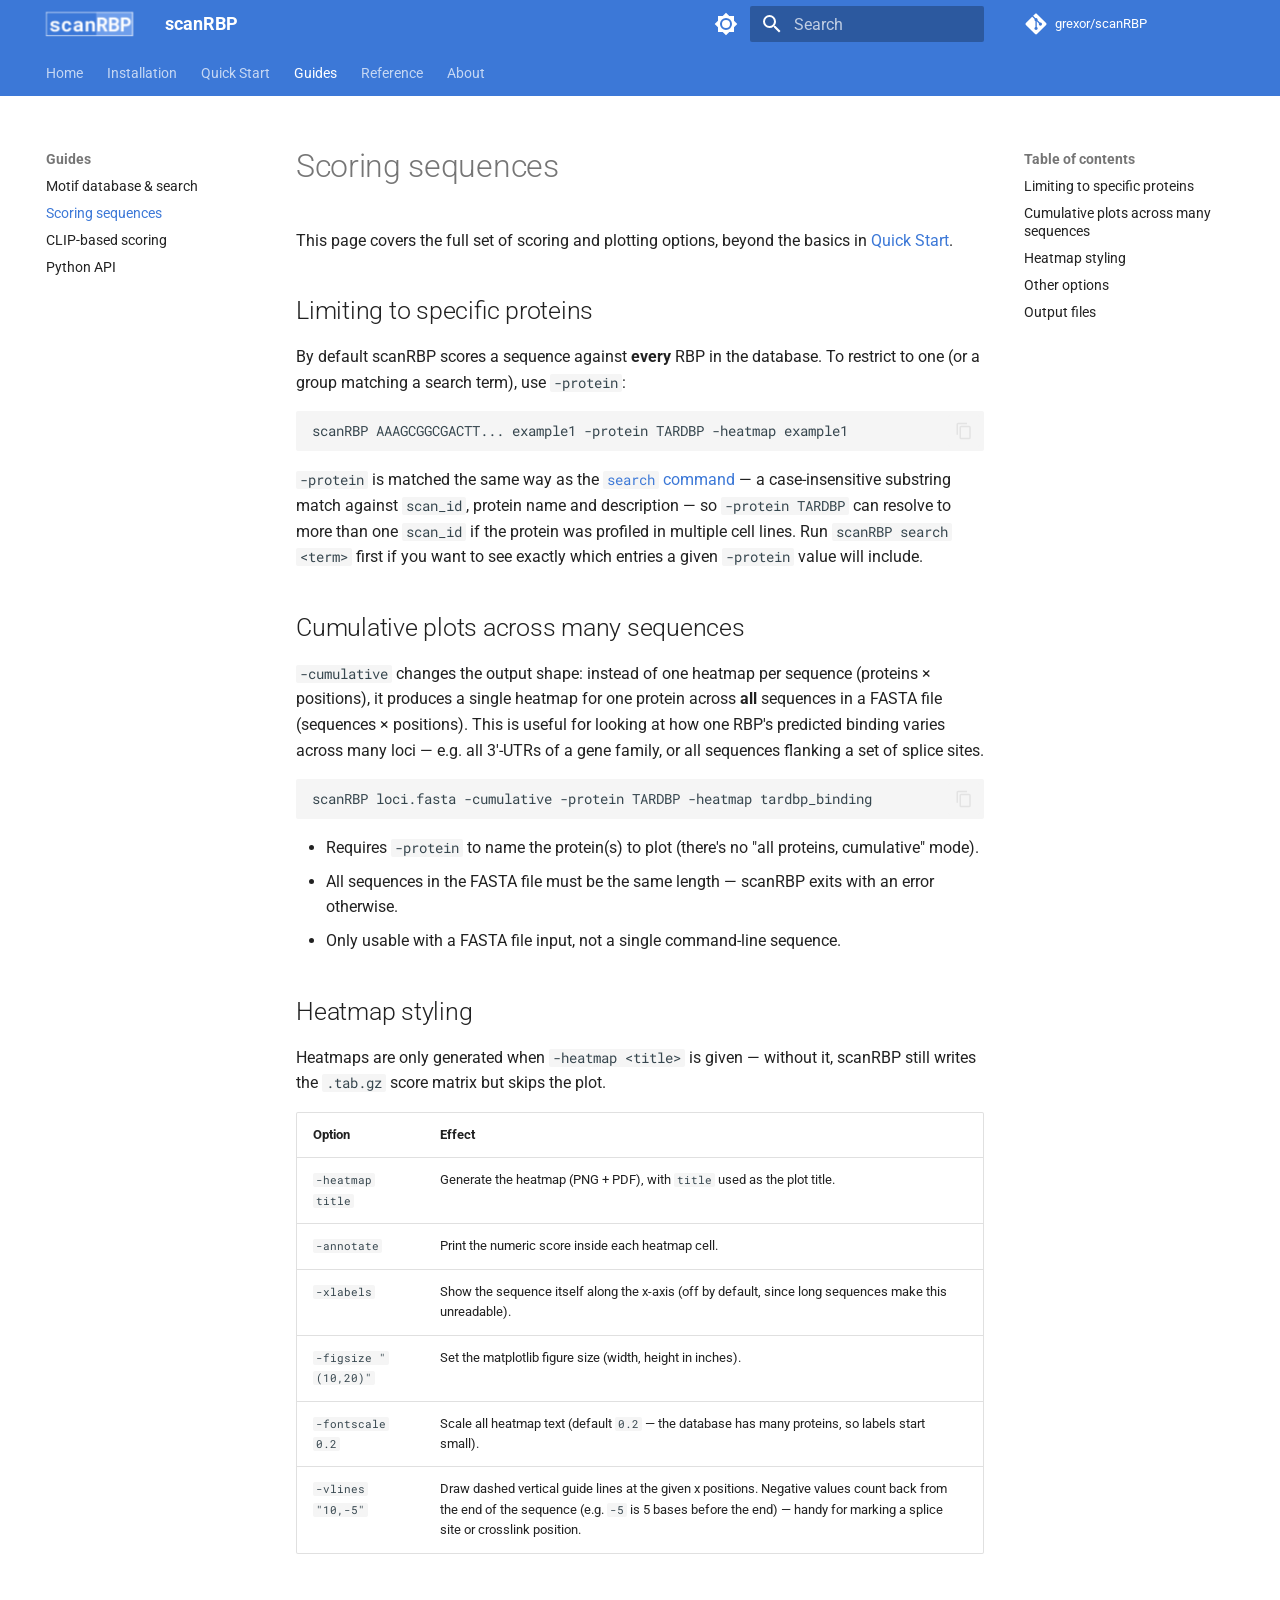
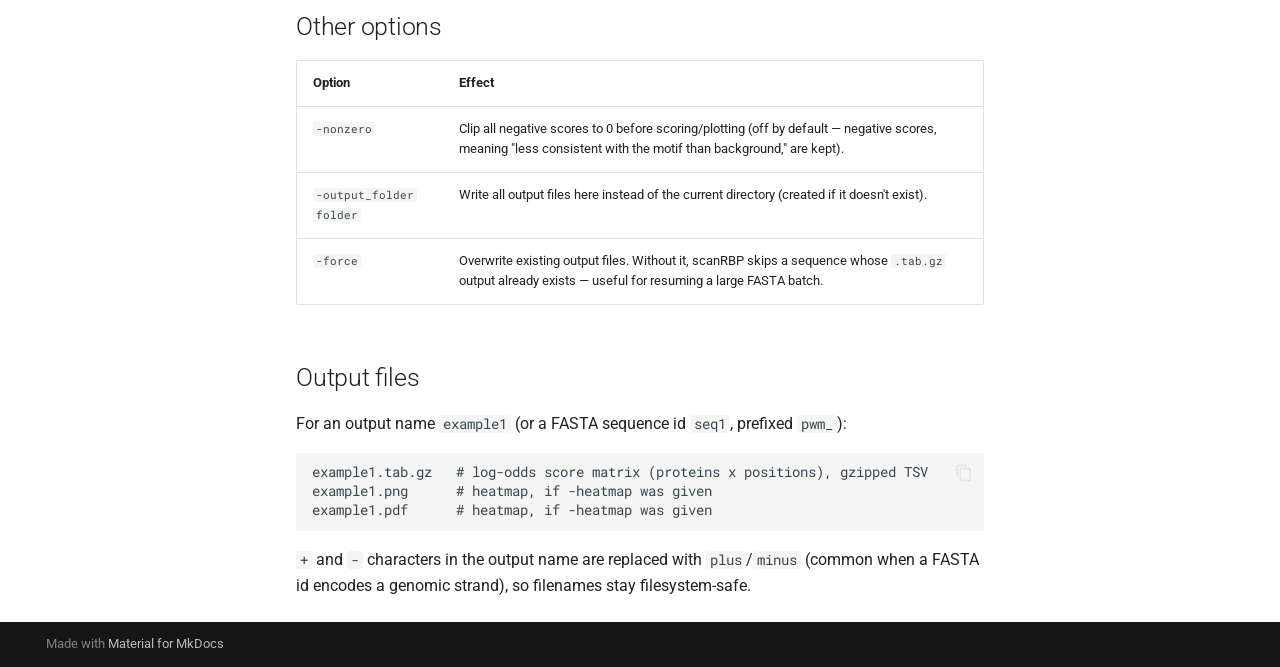
<file: scoring/index.html>
<!doctype html>
<html lang="en" class="no-js">
  <head>
    
      <meta charset="utf-8">
      <meta name="viewport" content="width=device-width,initial-scale=1">
      
        <meta name="description" content="scanRBP - RNA-protein binding toolkit">
      
      
      
        <link rel="canonical" href="https://grexor.github.io/scanRBP/scoring/">
      
      
        <link rel="prev" href="../motifs/">
      
      
        <link rel="next" href="../clip/">
      
      
        
      
      
      <link rel="icon" href="../assets/scanRBP_logo.png">
      <meta name="generator" content="mkdocs-1.6.1, mkdocs-material-9.7.7">
    
    
      
        <title>Scoring sequences - scanRBP</title>
      
    
    
      <link rel="stylesheet" href="../assets/stylesheets/main.ec1eaa64.min.css">
      
        
        <link rel="stylesheet" href="../assets/stylesheets/palette.ab4e12ef.min.css">
      
      


    
    
      
    
    
      
        
        
        <link rel="preconnect" href="https://fonts.gstatic.com" crossorigin>
        <link rel="stylesheet" href="https://fonts.googleapis.com/css?family=Roboto:300,300i,400,400i,700,700i%7CRoboto+Mono:400,400i,700,700i&display=fallback">
        <style>:root{--md-text-font:"Roboto";--md-code-font:"Roboto Mono"}</style>
      
    
    
      <link rel="stylesheet" href="../stylesheets/extra.css">
    
    <script>__md_scope=new URL("..",location),__md_hash=e=>[...e].reduce(((e,_)=>(e<<5)-e+_.charCodeAt(0)),0),__md_get=(e,_=localStorage,t=__md_scope)=>JSON.parse(_.getItem(t.pathname+"."+e)),__md_set=(e,_,t=localStorage,a=__md_scope)=>{try{t.setItem(a.pathname+"."+e,JSON.stringify(_))}catch(e){}}</script>
    
      

    
    
  </head>
  
  
    
    
      
    
    
    
    
    <body dir="ltr" data-md-color-scheme="default" data-md-color-primary="custom" data-md-color-accent="indigo">
  
    
    <input class="md-toggle" data-md-toggle="drawer" type="checkbox" id="__drawer" autocomplete="off">
    <input class="md-toggle" data-md-toggle="search" type="checkbox" id="__search" autocomplete="off">
    <label class="md-overlay" for="__drawer"></label>
    <div data-md-component="skip">
      
        
        <a href="#scoring-sequences" class="md-skip">
          Skip to content
        </a>
      
    </div>
    <div data-md-component="announce">
      
    </div>
    
    
      

<header class="md-header" data-md-component="header">
  <nav class="md-header__inner md-grid" aria-label="Header">
    <a href=".." title="scanRBP" class="md-header__button md-logo" aria-label="scanRBP" data-md-component="logo">
      
  <img src="../assets/scanRBP_logo.png" alt="logo">

    </a>
    <label class="md-header__button md-icon" for="__drawer">
      
      <svg xmlns="http://www.w3.org/2000/svg" viewBox="0 0 24 24"><path d="M3 6h18v2H3zm0 5h18v2H3zm0 5h18v2H3z"/></svg>
    </label>
    <div class="md-header__title" data-md-component="header-title">
      <div class="md-header__ellipsis">
        <div class="md-header__topic">
          <span class="md-ellipsis">
            scanRBP
          </span>
        </div>
        <div class="md-header__topic" data-md-component="header-topic">
          <span class="md-ellipsis">
            
              Scoring sequences
            
          </span>
        </div>
      </div>
    </div>
    
      
        <form class="md-header__option" data-md-component="palette">
  
    
    
    
    <input class="md-option" data-md-color-media="" data-md-color-scheme="default" data-md-color-primary="custom" data-md-color-accent="indigo"  aria-label="Switch to dark mode"  type="radio" name="__palette" id="__palette_0">
    
      <label class="md-header__button md-icon" title="Switch to dark mode" for="__palette_1" hidden>
        <svg xmlns="http://www.w3.org/2000/svg" viewBox="0 0 24 24"><path d="M12 8a4 4 0 0 0-4 4 4 4 0 0 0 4 4 4 4 0 0 0 4-4 4 4 0 0 0-4-4m0 10a6 6 0 0 1-6-6 6 6 0 0 1 6-6 6 6 0 0 1 6 6 6 6 0 0 1-6 6m8-9.31V4h-4.69L12 .69 8.69 4H4v4.69L.69 12 4 15.31V20h4.69L12 23.31 15.31 20H20v-4.69L23.31 12z"/></svg>
      </label>
    
  
    
    
    
    <input class="md-option" data-md-color-media="" data-md-color-scheme="slate" data-md-color-primary="custom" data-md-color-accent="indigo"  aria-label="Switch to light mode"  type="radio" name="__palette" id="__palette_1">
    
      <label class="md-header__button md-icon" title="Switch to light mode" for="__palette_0" hidden>
        <svg xmlns="http://www.w3.org/2000/svg" viewBox="0 0 24 24"><path d="M12 18c-.89 0-1.74-.2-2.5-.55C11.56 16.5 13 14.42 13 12s-1.44-4.5-3.5-5.45C10.26 6.2 11.11 6 12 6a6 6 0 0 1 6 6 6 6 0 0 1-6 6m8-9.31V4h-4.69L12 .69 8.69 4H4v4.69L.69 12 4 15.31V20h4.69L12 23.31 15.31 20H20v-4.69L23.31 12z"/></svg>
      </label>
    
  
</form>
      
    
    
      <script>var palette=__md_get("__palette");if(palette&&palette.color){if("(prefers-color-scheme)"===palette.color.media){var media=matchMedia("(prefers-color-scheme: light)"),input=document.querySelector(media.matches?"[data-md-color-media='(prefers-color-scheme: light)']":"[data-md-color-media='(prefers-color-scheme: dark)']");palette.color.media=input.getAttribute("data-md-color-media"),palette.color.scheme=input.getAttribute("data-md-color-scheme"),palette.color.primary=input.getAttribute("data-md-color-primary"),palette.color.accent=input.getAttribute("data-md-color-accent")}for(var[key,value]of Object.entries(palette.color))document.body.setAttribute("data-md-color-"+key,value)}</script>
    
    
    
      
      
        <label class="md-header__button md-icon" for="__search">
          
          <svg xmlns="http://www.w3.org/2000/svg" viewBox="0 0 24 24"><path d="M9.5 3A6.5 6.5 0 0 1 16 9.5c0 1.61-.59 3.09-1.56 4.23l.27.27h.79l5 5-1.5 1.5-5-5v-.79l-.27-.27A6.52 6.52 0 0 1 9.5 16 6.5 6.5 0 0 1 3 9.5 6.5 6.5 0 0 1 9.5 3m0 2C7 5 5 7 5 9.5S7 14 9.5 14 14 12 14 9.5 12 5 9.5 5"/></svg>
        </label>
        <div class="md-search" data-md-component="search" role="dialog">
  <label class="md-search__overlay" for="__search"></label>
  <div class="md-search__inner" role="search">
    <form class="md-search__form" name="search">
      <input type="text" class="md-search__input" name="query" aria-label="Search" placeholder="Search" autocapitalize="off" autocorrect="off" autocomplete="off" spellcheck="false" data-md-component="search-query" required>
      <label class="md-search__icon md-icon" for="__search">
        
        <svg xmlns="http://www.w3.org/2000/svg" viewBox="0 0 24 24"><path d="M9.5 3A6.5 6.5 0 0 1 16 9.5c0 1.61-.59 3.09-1.56 4.23l.27.27h.79l5 5-1.5 1.5-5-5v-.79l-.27-.27A6.52 6.52 0 0 1 9.5 16 6.5 6.5 0 0 1 3 9.5 6.5 6.5 0 0 1 9.5 3m0 2C7 5 5 7 5 9.5S7 14 9.5 14 14 12 14 9.5 12 5 9.5 5"/></svg>
        
        <svg xmlns="http://www.w3.org/2000/svg" viewBox="0 0 24 24"><path d="M20 11v2H8l5.5 5.5-1.42 1.42L4.16 12l7.92-7.92L13.5 5.5 8 11z"/></svg>
      </label>
      <nav class="md-search__options" aria-label="Search">
        
        <button type="reset" class="md-search__icon md-icon" title="Clear" aria-label="Clear" tabindex="-1">
          
          <svg xmlns="http://www.w3.org/2000/svg" viewBox="0 0 24 24"><path d="M19 6.41 17.59 5 12 10.59 6.41 5 5 6.41 10.59 12 5 17.59 6.41 19 12 13.41 17.59 19 19 17.59 13.41 12z"/></svg>
        </button>
      </nav>
      
        <div class="md-search__suggest" data-md-component="search-suggest"></div>
      
    </form>
    <div class="md-search__output">
      <div class="md-search__scrollwrap" tabindex="0" data-md-scrollfix>
        <div class="md-search-result" data-md-component="search-result">
          <div class="md-search-result__meta">
            Initializing search
          </div>
          <ol class="md-search-result__list" role="presentation"></ol>
        </div>
      </div>
    </div>
  </div>
</div>
      
    
    
      <div class="md-header__source">
        <a href="https://github.com/grexor/scanRBP" title="Go to repository" class="md-source" data-md-component="source">
  <div class="md-source__icon md-icon">
    
    <svg xmlns="http://www.w3.org/2000/svg" viewBox="0 0 448 512"><!--! Font Awesome Free 7.1.0 by @fontawesome - https://fontawesome.com License - https://fontawesome.com/license/free (Icons: CC BY 4.0, Fonts: SIL OFL 1.1, Code: MIT License) Copyright 2025 Fonticons, Inc.--><path d="M439.6 236.1 244 40.5c-5.4-5.5-12.8-8.5-20.4-8.5s-15 3-20.4 8.4L162.5 81l51.5 51.5c27.1-9.1 52.7 16.8 43.4 43.7l49.7 49.7c34.2-11.8 61.2 31 35.5 56.7-26.5 26.5-70.2-2.9-56-37.3L240.3 199v121.9c25.3 12.5 22.3 41.8 9.1 55-6.4 6.4-15.2 10.1-24.3 10.1s-17.8-3.6-24.3-10.1c-17.6-17.6-11.1-46.9 11.2-56v-123c-20.8-8.5-24.6-30.7-18.6-45L142.6 101 8.5 235.1C3 240.6 0 247.9 0 255.5s3 15 8.5 20.4l195.6 195.7c5.4 5.4 12.7 8.4 20.4 8.4s15-3 20.4-8.4l194.7-194.7c5.4-5.4 8.4-12.8 8.4-20.4s-3-15-8.4-20.4"/></svg>
  </div>
  <div class="md-source__repository">
    grexor/scanRBP
  </div>
</a>
      </div>
    
  </nav>
  
</header>
    
    <div class="md-container" data-md-component="container">
      
      
        
          
            
<nav class="md-tabs" aria-label="Tabs" data-md-component="tabs">
  <div class="md-grid">
    <ul class="md-tabs__list">
      
        
  
  
  
  
    <li class="md-tabs__item">
      <a href=".." class="md-tabs__link">
        
  
  
    
  
  Home

      </a>
    </li>
  

      
        
  
  
  
  
    <li class="md-tabs__item">
      <a href="../installation/" class="md-tabs__link">
        
  
  
    
  
  Installation

      </a>
    </li>
  

      
        
  
  
  
  
    <li class="md-tabs__item">
      <a href="../quickstart/" class="md-tabs__link">
        
  
  
    
  
  Quick Start

      </a>
    </li>
  

      
        
  
  
  
    
  
  
    
    
      <li class="md-tabs__item md-tabs__item--active">
        <a href="../motifs/" class="md-tabs__link">
          
  
  
  Guides

        </a>
      </li>
    
  

      
        
  
  
  
  
    
    
      <li class="md-tabs__item">
        <a href="../cli/" class="md-tabs__link">
          
  
  
  Reference

        </a>
      </li>
    
  

      
        
  
  
  
  
    <li class="md-tabs__item">
      <a href="../about/" class="md-tabs__link">
        
  
  
    
  
  About

      </a>
    </li>
  

      
    </ul>
  </div>
</nav>
          
        
      
      <main class="md-main" data-md-component="main">
        <div class="md-main__inner md-grid">
          
            
              
              <div class="md-sidebar md-sidebar--primary" data-md-component="sidebar" data-md-type="navigation" >
                <div class="md-sidebar__scrollwrap">
                  <div class="md-sidebar__inner">
                    


  


<nav class="md-nav md-nav--primary md-nav--lifted" aria-label="Navigation" data-md-level="0">
  <label class="md-nav__title" for="__drawer">
    <a href=".." title="scanRBP" class="md-nav__button md-logo" aria-label="scanRBP" data-md-component="logo">
      
  <img src="../assets/scanRBP_logo.png" alt="logo">

    </a>
    scanRBP
  </label>
  
    <div class="md-nav__source">
      <a href="https://github.com/grexor/scanRBP" title="Go to repository" class="md-source" data-md-component="source">
  <div class="md-source__icon md-icon">
    
    <svg xmlns="http://www.w3.org/2000/svg" viewBox="0 0 448 512"><!--! Font Awesome Free 7.1.0 by @fontawesome - https://fontawesome.com License - https://fontawesome.com/license/free (Icons: CC BY 4.0, Fonts: SIL OFL 1.1, Code: MIT License) Copyright 2025 Fonticons, Inc.--><path d="M439.6 236.1 244 40.5c-5.4-5.5-12.8-8.5-20.4-8.5s-15 3-20.4 8.4L162.5 81l51.5 51.5c27.1-9.1 52.7 16.8 43.4 43.7l49.7 49.7c34.2-11.8 61.2 31 35.5 56.7-26.5 26.5-70.2-2.9-56-37.3L240.3 199v121.9c25.3 12.5 22.3 41.8 9.1 55-6.4 6.4-15.2 10.1-24.3 10.1s-17.8-3.6-24.3-10.1c-17.6-17.6-11.1-46.9 11.2-56v-123c-20.8-8.5-24.6-30.7-18.6-45L142.6 101 8.5 235.1C3 240.6 0 247.9 0 255.5s3 15 8.5 20.4l195.6 195.7c5.4 5.4 12.7 8.4 20.4 8.4s15-3 20.4-8.4l194.7-194.7c5.4-5.4 8.4-12.8 8.4-20.4s-3-15-8.4-20.4"/></svg>
  </div>
  <div class="md-source__repository">
    grexor/scanRBP
  </div>
</a>
    </div>
  
  <ul class="md-nav__list" data-md-scrollfix>
    
      
      
  
  
  
  
    <li class="md-nav__item">
      <a href=".." class="md-nav__link">
        
  
  
  <span class="md-ellipsis">
    
  
    Home
  

    
  </span>
  
  

      </a>
    </li>
  

    
      
      
  
  
  
  
    <li class="md-nav__item">
      <a href="../installation/" class="md-nav__link">
        
  
  
  <span class="md-ellipsis">
    
  
    Installation
  

    
  </span>
  
  

      </a>
    </li>
  

    
      
      
  
  
  
  
    <li class="md-nav__item">
      <a href="../quickstart/" class="md-nav__link">
        
  
  
  <span class="md-ellipsis">
    
  
    Quick Start
  

    
  </span>
  
  

      </a>
    </li>
  

    
      
      
  
  
    
  
  
  
    
    
    
    
      
        
        
      
      
    
    
    <li class="md-nav__item md-nav__item--active md-nav__item--section md-nav__item--nested">
      
        
        
        <input class="md-nav__toggle md-toggle " type="checkbox" id="__nav_4" checked>
        
          
          <label class="md-nav__link" for="__nav_4" id="__nav_4_label" tabindex="">
            
  
  
  <span class="md-ellipsis">
    
  
    Guides
  

    
  </span>
  
  

            <span class="md-nav__icon md-icon"></span>
          </label>
        
        <nav class="md-nav" data-md-level="1" aria-labelledby="__nav_4_label" aria-expanded="true">
          <label class="md-nav__title" for="__nav_4">
            <span class="md-nav__icon md-icon"></span>
            
  
    Guides
  

          </label>
          <ul class="md-nav__list" data-md-scrollfix>
            
              
                
  
  
  
  
    <li class="md-nav__item">
      <a href="../motifs/" class="md-nav__link">
        
  
  
  <span class="md-ellipsis">
    
  
    Motif database & search
  

    
  </span>
  
  

      </a>
    </li>
  

              
            
              
                
  
  
    
  
  
  
    <li class="md-nav__item md-nav__item--active">
      
      <input class="md-nav__toggle md-toggle" type="checkbox" id="__toc">
      
      
        
      
      
        <label class="md-nav__link md-nav__link--active" for="__toc">
          
  
  
  <span class="md-ellipsis">
    
  
    Scoring sequences
  

    
  </span>
  
  

          <span class="md-nav__icon md-icon"></span>
        </label>
      
      <a href="./" class="md-nav__link md-nav__link--active">
        
  
  
  <span class="md-ellipsis">
    
  
    Scoring sequences
  

    
  </span>
  
  

      </a>
      
        

<nav class="md-nav md-nav--secondary" aria-label="Table of contents">
  
  
  
    
  
  
    <label class="md-nav__title" for="__toc">
      <span class="md-nav__icon md-icon"></span>
      Table of contents
    </label>
    <ul class="md-nav__list" data-md-component="toc" data-md-scrollfix>
      
        <li class="md-nav__item">
  <a href="#limiting-to-specific-proteins" class="md-nav__link">
    <span class="md-ellipsis">
      
        Limiting to specific proteins
      
    </span>
  </a>
  
</li>
      
        <li class="md-nav__item">
  <a href="#cumulative-plots-across-many-sequences" class="md-nav__link">
    <span class="md-ellipsis">
      
        Cumulative plots across many sequences
      
    </span>
  </a>
  
</li>
      
        <li class="md-nav__item">
  <a href="#heatmap-styling" class="md-nav__link">
    <span class="md-ellipsis">
      
        Heatmap styling
      
    </span>
  </a>
  
</li>
      
        <li class="md-nav__item">
  <a href="#other-options" class="md-nav__link">
    <span class="md-ellipsis">
      
        Other options
      
    </span>
  </a>
  
</li>
      
        <li class="md-nav__item">
  <a href="#output-files" class="md-nav__link">
    <span class="md-ellipsis">
      
        Output files
      
    </span>
  </a>
  
</li>
      
    </ul>
  
</nav>
      
    </li>
  

              
            
              
                
  
  
  
  
    <li class="md-nav__item">
      <a href="../clip/" class="md-nav__link">
        
  
  
  <span class="md-ellipsis">
    
  
    CLIP-based scoring
  

    
  </span>
  
  

      </a>
    </li>
  

              
            
              
                
  
  
  
  
    <li class="md-nav__item">
      <a href="../python-api/" class="md-nav__link">
        
  
  
  <span class="md-ellipsis">
    
  
    Python API
  

    
  </span>
  
  

      </a>
    </li>
  

              
            
          </ul>
        </nav>
      
    </li>
  

    
      
      
  
  
  
  
    
    
    
    
      
      
    
    
    <li class="md-nav__item md-nav__item--nested">
      
        
        
        <input class="md-nav__toggle md-toggle " type="checkbox" id="__nav_5" >
        
          
          <label class="md-nav__link" for="__nav_5" id="__nav_5_label" tabindex="0">
            
  
  
  <span class="md-ellipsis">
    
  
    Reference
  

    
  </span>
  
  

            <span class="md-nav__icon md-icon"></span>
          </label>
        
        <nav class="md-nav" data-md-level="1" aria-labelledby="__nav_5_label" aria-expanded="false">
          <label class="md-nav__title" for="__nav_5">
            <span class="md-nav__icon md-icon"></span>
            
  
    Reference
  

          </label>
          <ul class="md-nav__list" data-md-scrollfix>
            
              
                
  
  
  
  
    <li class="md-nav__item">
      <a href="../cli/" class="md-nav__link">
        
  
  
  <span class="md-ellipsis">
    
  
    Command-line reference
  

    
  </span>
  
  

      </a>
    </li>
  

              
            
              
                
  
  
  
  
    <li class="md-nav__item">
      <a href="../dependencies/" class="md-nav__link">
        
  
  
  <span class="md-ellipsis">
    
  
    Dependencies
  

    
  </span>
  
  

      </a>
    </li>
  

              
            
          </ul>
        </nav>
      
    </li>
  

    
      
      
  
  
  
  
    <li class="md-nav__item">
      <a href="../about/" class="md-nav__link">
        
  
  
  <span class="md-ellipsis">
    
  
    About
  

    
  </span>
  
  

      </a>
    </li>
  

    
  </ul>
</nav>
                  </div>
                </div>
              </div>
            
            
              
              <div class="md-sidebar md-sidebar--secondary" data-md-component="sidebar" data-md-type="toc" >
                <div class="md-sidebar__scrollwrap">
                  <div class="md-sidebar__inner">
                    

<nav class="md-nav md-nav--secondary" aria-label="Table of contents">
  
  
  
    
  
  
    <label class="md-nav__title" for="__toc">
      <span class="md-nav__icon md-icon"></span>
      Table of contents
    </label>
    <ul class="md-nav__list" data-md-component="toc" data-md-scrollfix>
      
        <li class="md-nav__item">
  <a href="#limiting-to-specific-proteins" class="md-nav__link">
    <span class="md-ellipsis">
      
        Limiting to specific proteins
      
    </span>
  </a>
  
</li>
      
        <li class="md-nav__item">
  <a href="#cumulative-plots-across-many-sequences" class="md-nav__link">
    <span class="md-ellipsis">
      
        Cumulative plots across many sequences
      
    </span>
  </a>
  
</li>
      
        <li class="md-nav__item">
  <a href="#heatmap-styling" class="md-nav__link">
    <span class="md-ellipsis">
      
        Heatmap styling
      
    </span>
  </a>
  
</li>
      
        <li class="md-nav__item">
  <a href="#other-options" class="md-nav__link">
    <span class="md-ellipsis">
      
        Other options
      
    </span>
  </a>
  
</li>
      
        <li class="md-nav__item">
  <a href="#output-files" class="md-nav__link">
    <span class="md-ellipsis">
      
        Output files
      
    </span>
  </a>
  
</li>
      
    </ul>
  
</nav>
                  </div>
                </div>
              </div>
            
          
          
            <div class="md-content" data-md-component="content">
              
              <article class="md-content__inner md-typeset">
                
                  


  
  


<h1 id="scoring-sequences">Scoring sequences<a class="headerlink" href="#scoring-sequences" title="Permanent link">&para;</a></h1>
<p>This page covers the full set of scoring and plotting options, beyond the basics in <a href="../quickstart/">Quick Start</a>.</p>
<h2 id="limiting-to-specific-proteins">Limiting to specific proteins<a class="headerlink" href="#limiting-to-specific-proteins" title="Permanent link">&para;</a></h2>
<p>By default scanRBP scores a sequence against <strong>every</strong> RBP in the database. To restrict to one (or a group matching a search term), use <code>-protein</code>:</p>
<div class="highlight"><pre><span></span><code>scanRBP<span class="w"> </span>AAAGCGGCGACTT...<span class="w"> </span>example1<span class="w"> </span>-protein<span class="w"> </span>TARDBP<span class="w"> </span>-heatmap<span class="w"> </span>example1
</code></pre></div>
<p><code>-protein</code> is matched the same way as the <a href="../motifs/#searching-the-database"><code>search</code> command</a> — a case-insensitive substring match against <code>scan_id</code>, protein name and description — so <code>-protein TARDBP</code> can resolve to more than one <code>scan_id</code> if the protein was profiled in multiple cell lines. Run <code>scanRBP search &lt;term&gt;</code> first if you want to see exactly which entries a given <code>-protein</code> value will include.</p>
<h2 id="cumulative-plots-across-many-sequences">Cumulative plots across many sequences<a class="headerlink" href="#cumulative-plots-across-many-sequences" title="Permanent link">&para;</a></h2>
<p><code>-cumulative</code> changes the output shape: instead of one heatmap per sequence (proteins × positions), it produces a single heatmap for one protein across <strong>all</strong> sequences in a FASTA file (sequences × positions). This is useful for looking at how one RBP's predicted binding varies across many loci — e.g. all 3'-UTRs of a gene family, or all sequences flanking a set of splice sites.</p>
<div class="highlight"><pre><span></span><code>scanRBP<span class="w"> </span>loci.fasta<span class="w"> </span>-cumulative<span class="w"> </span>-protein<span class="w"> </span>TARDBP<span class="w"> </span>-heatmap<span class="w"> </span>tardbp_binding
</code></pre></div>
<ul>
<li>Requires <code>-protein</code> to name the protein(s) to plot (there's no "all proteins, cumulative" mode).</li>
<li>All sequences in the FASTA file must be the same length — scanRBP exits with an error otherwise.</li>
<li>Only usable with a FASTA file input, not a single command-line sequence.</li>
</ul>
<h2 id="heatmap-styling">Heatmap styling<a class="headerlink" href="#heatmap-styling" title="Permanent link">&para;</a></h2>
<p>Heatmaps are only generated when <code>-heatmap &lt;title&gt;</code> is given — without it, scanRBP still writes the <code>.tab.gz</code> score matrix but skips the plot.</p>
<table>
<thead>
<tr>
<th>Option</th>
<th>Effect</th>
</tr>
</thead>
<tbody>
<tr>
<td><code>-heatmap title</code></td>
<td>Generate the heatmap (PNG + PDF), with <code>title</code> used as the plot title.</td>
</tr>
<tr>
<td><code>-annotate</code></td>
<td>Print the numeric score inside each heatmap cell.</td>
</tr>
<tr>
<td><code>-xlabels</code></td>
<td>Show the sequence itself along the x-axis (off by default, since long sequences make this unreadable).</td>
</tr>
<tr>
<td><code>-figsize "(10,20)"</code></td>
<td>Set the matplotlib figure size (width, height in inches).</td>
</tr>
<tr>
<td><code>-fontscale 0.2</code></td>
<td>Scale all heatmap text (default <code>0.2</code> — the database has many proteins, so labels start small).</td>
</tr>
<tr>
<td><code>-vlines "10,-5"</code></td>
<td>Draw dashed vertical guide lines at the given x positions. Negative values count back from the end of the sequence (e.g. <code>-5</code> is 5 bases before the end) — handy for marking a splice site or crosslink position.</td>
</tr>
</tbody>
</table>
<h2 id="other-options">Other options<a class="headerlink" href="#other-options" title="Permanent link">&para;</a></h2>
<table>
<thead>
<tr>
<th>Option</th>
<th>Effect</th>
</tr>
</thead>
<tbody>
<tr>
<td><code>-nonzero</code></td>
<td>Clip all negative scores to 0 before scoring/plotting (off by default — negative scores, meaning "less consistent with the motif than background," are kept).</td>
</tr>
<tr>
<td><code>-output_folder folder</code></td>
<td>Write all output files here instead of the current directory (created if it doesn't exist).</td>
</tr>
<tr>
<td><code>-force</code></td>
<td>Overwrite existing output files. Without it, scanRBP skips a sequence whose <code>.tab.gz</code> output already exists — useful for resuming a large FASTA batch.</td>
</tr>
</tbody>
</table>
<h2 id="output-files">Output files<a class="headerlink" href="#output-files" title="Permanent link">&para;</a></h2>
<p>For an output name <code>example1</code> (or a FASTA sequence id <code>seq1</code>, prefixed <code>pwm_</code>):</p>
<div class="highlight"><pre><span></span><code>example1.tab.gz   # log-odds score matrix (proteins x positions), gzipped TSV
example1.png      # heatmap, if -heatmap was given
example1.pdf      # heatmap, if -heatmap was given
</code></pre></div>
<p><code>+</code> and <code>-</code> characters in the output name are replaced with <code>plus</code>/<code>minus</code> (common when a FASTA id encodes a genomic strand), so filenames stay filesystem-safe.</p>












                
              </article>
            </div>
          
          
<script>var target=document.getElementById(location.hash.slice(1));target&&target.name&&(target.checked=target.name.startsWith("__tabbed_"))</script>
        </div>
        
          <button type="button" class="md-top md-icon" data-md-component="top" hidden>
  
  <svg xmlns="http://www.w3.org/2000/svg" viewBox="0 0 24 24"><path d="M13 20h-2V8l-5.5 5.5-1.42-1.42L12 4.16l7.92 7.92-1.42 1.42L13 8z"/></svg>
  Back to top
</button>
        
      </main>
      
        <footer class="md-footer">
  
  <div class="md-footer-meta md-typeset">
    <div class="md-footer-meta__inner md-grid">
      <div class="md-copyright">
  
  
    Made with
    <a href="https://squidfunk.github.io/mkdocs-material/" target="_blank" rel="noopener">
      Material for MkDocs
    </a>
  
</div>
      
    </div>
  </div>
</footer>
      
    </div>
    <div class="md-dialog" data-md-component="dialog">
      <div class="md-dialog__inner md-typeset"></div>
    </div>
    
    
    
      
      
      <script id="__config" type="application/json">{"annotate": null, "base": "..", "features": ["navigation.tabs", "navigation.top", "content.code.copy", "search.suggest"], "search": "../assets/javascripts/workers/search.2c215733.min.js", "tags": null, "translations": {"clipboard.copied": "Copied to clipboard", "clipboard.copy": "Copy to clipboard", "search.result.more.one": "1 more on this page", "search.result.more.other": "# more on this page", "search.result.none": "No matching documents", "search.result.one": "1 matching document", "search.result.other": "# matching documents", "search.result.placeholder": "Type to start searching", "search.result.term.missing": "Missing", "select.version": "Select version"}, "version": null}</script>
    
    
      <script src="../assets/javascripts/bundle.d7400e89.min.js"></script>
      
    
  </body>
</html>
</file>
<file: stylesheets/extra.css>
[data-md-color-primary="custom"] {
  --md-primary-fg-color: #3c78d7;
  --md-primary-fg-color--light: #3c78d7;
  --md-primary-fg-color--dark: #3c78d7;
}
</file>
<file: assets/stylesheets/main.ec1eaa64.min.css>
@charset "UTF-8";html{-webkit-text-size-adjust:none;-moz-text-size-adjust:none;text-size-adjust:none;box-sizing:border-box}*,:after,:before{box-sizing:inherit}@media (prefers-reduced-motion){*,:after,:before{transition:none!important}}body{margin:0}a,button,input,label{-webkit-tap-highlight-color:transparent}a{color:inherit;text-decoration:none}hr{border:0;box-sizing:initial;display:block;height:.05rem;overflow:visible;padding:0}small{font-size:80%}sub,sup{line-height:1em}img{border-style:none}table{border-collapse:initial;border-spacing:0}td,th{font-weight:400;vertical-align:top}button{background:#0000;border:0;font-family:inherit;font-size:inherit;margin:0;padding:0}input{border:0;outline:none}:root{--md-primary-fg-color:#4051b5;--md-primary-fg-color--light:#5d6cc0;--md-primary-fg-color--dark:#303fa1;--md-primary-bg-color:#fff;--md-primary-bg-color--light:#ffffffb3;--md-accent-fg-color:#526cfe;--md-accent-fg-color--transparent:#526cfe1a;--md-accent-bg-color:#fff;--md-accent-bg-color--light:#ffffffb3}[data-md-color-scheme=default]{color-scheme:light}[data-md-color-scheme=default] img[src$="#gh-dark-mode-only"],[data-md-color-scheme=default] img[src$="#only-dark"]{display:none}:root,[data-md-color-scheme=default]{--md-hue:225deg;--md-default-fg-color:#000000de;--md-default-fg-color--light:#0000008a;--md-default-fg-color--lighter:#00000052;--md-default-fg-color--lightest:#00000012;--md-default-bg-color:#fff;--md-default-bg-color--light:#ffffffb3;--md-default-bg-color--lighter:#ffffff4d;--md-default-bg-color--lightest:#ffffff1f;--md-code-fg-color:#36464e;--md-code-bg-color:#f5f5f5;--md-code-bg-color--light:#f5f5f5b3;--md-code-bg-color--lighter:#f5f5f54d;--md-code-hl-color:#4287ff;--md-code-hl-color--light:#4287ff1a;--md-code-hl-number-color:#d52a2a;--md-code-hl-special-color:#db1457;--md-code-hl-function-color:#a846b9;--md-code-hl-constant-color:#6e59d9;--md-code-hl-keyword-color:#3f6ec6;--md-code-hl-string-color:#1c7d4d;--md-code-hl-name-color:var(--md-code-fg-color);--md-code-hl-operator-color:var(--md-default-fg-color--light);--md-code-hl-punctuation-color:var(--md-default-fg-color--light);--md-code-hl-comment-color:var(--md-default-fg-color--light);--md-code-hl-generic-color:var(--md-default-fg-color--light);--md-code-hl-variable-color:var(--md-default-fg-color--light);--md-typeset-color:var(--md-default-fg-color);--md-typeset-a-color:var(--md-primary-fg-color);--md-typeset-del-color:#f5503d26;--md-typeset-ins-color:#0bd57026;--md-typeset-kbd-color:#fafafa;--md-typeset-kbd-accent-color:#fff;--md-typeset-kbd-border-color:#b8b8b8;--md-typeset-mark-color:#ffff0080;--md-typeset-table-color:#0000001f;--md-typeset-table-color--light:rgba(0,0,0,.035);--md-admonition-fg-color:var(--md-default-fg-color);--md-admonition-bg-color:var(--md-default-bg-color);--md-warning-fg-color:#000000de;--md-warning-bg-color:#ff9;--md-footer-fg-color:#fff;--md-footer-fg-color--light:#ffffffb3;--md-footer-fg-color--lighter:#ffffff73;--md-footer-bg-color:#000000de;--md-footer-bg-color--dark:#00000052;--md-shadow-z1:0 0.2rem 0.5rem #0000000d,0 0 0.05rem #0000001a;--md-shadow-z2:0 0.2rem 0.5rem #0000001a,0 0 0.05rem #00000040;--md-shadow-z3:0 0.2rem 0.5rem #0003,0 0 0.05rem #00000059}.md-icon svg{fill:currentcolor;display:block;height:1.2rem;width:1.2rem}body{-webkit-font-smoothing:antialiased;-moz-osx-font-smoothing:grayscale;--md-text-font-family:var(--md-text-font,_),-apple-system,BlinkMacSystemFont,Helvetica,Arial,sans-serif;--md-code-font-family:var(--md-code-font,_),SFMono-Regular,Consolas,Menlo,monospace}aside,body,input{font-feature-settings:"kern","liga";color:var(--md-typeset-color);font-family:var(--md-text-font-family)}code,kbd,pre{font-feature-settings:"kern";font-family:var(--md-code-font-family)}:root{--md-typeset-table-sort-icon:url('data:image/svg+xml;charset=utf-8,<svg xmlns="http://www.w3.org/2000/svg" viewBox="0 0 24 24"><path d="m18 21-4-4h3V7h-3l4-4 4 4h-3v10h3M2 19v-2h10v2M2 13v-2h7v2M2 7V5h4v2z"/></svg>');--md-typeset-table-sort-icon--asc:url('data:image/svg+xml;charset=utf-8,<svg xmlns="http://www.w3.org/2000/svg" viewBox="0 0 24 24"><path d="M19 17h3l-4 4-4-4h3V3h2M2 17h10v2H2M6 5v2H2V5m0 6h7v2H2z"/></svg>');--md-typeset-table-sort-icon--desc:url('data:image/svg+xml;charset=utf-8,<svg xmlns="http://www.w3.org/2000/svg" viewBox="0 0 24 24"><path d="M19 7h3l-4-4-4 4h3v14h2M2 17h10v2H2M6 5v2H2V5m0 6h7v2H2z"/></svg>')}.md-typeset{-webkit-print-color-adjust:exact;color-adjust:exact;font-size:.8rem;line-height:1.6;overflow-wrap:break-word}@media print{.md-typeset{font-size:.68rem}}.md-typeset blockquote,.md-typeset dl,.md-typeset figure,.md-typeset ol,.md-typeset pre,.md-typeset ul{margin-bottom:1em;margin-top:1em}.md-typeset h1{color:var(--md-default-fg-color--light);font-size:2em;line-height:1.3;margin:0 0 1.25em}.md-typeset h1,.md-typeset h2{font-weight:300;letter-spacing:-.01em}.md-typeset h2{font-size:1.5625em;line-height:1.4;margin:1.6em 0 .64em}.md-typeset h3{font-size:1.25em;font-weight:400;letter-spacing:-.01em;line-height:1.5;margin:1.6em 0 .8em}.md-typeset h2+h3{margin-top:.8em}.md-typeset h4{font-weight:700;letter-spacing:-.01em;margin:1em 0}.md-typeset h5,.md-typeset h6{color:var(--md-default-fg-color--light);font-size:.8em;font-weight:700;letter-spacing:-.01em;margin:1.25em 0}.md-typeset h5{text-transform:uppercase}.md-typeset h5 code{text-transform:none}.md-typeset hr{border-bottom:.05rem solid var(--md-default-fg-color--lightest);display:flow-root;margin:1.5em 0}.md-typeset a{color:var(--md-typeset-a-color);word-break:break-word}.md-typeset a,.md-typeset a:before{transition:color 125ms}.md-typeset a:focus,.md-typeset a:hover{color:var(--md-accent-fg-color)}.md-typeset a:focus code,.md-typeset a:hover code{background-color:var(--md-accent-fg-color--transparent);color:var(--md-accent-fg-color)}.md-typeset a code{color:var(--md-typeset-a-color)}.md-typeset a.focus-visible{outline-color:var(--md-accent-fg-color);outline-offset:.2rem}.md-typeset code,.md-typeset kbd,.md-typeset pre{color:var(--md-code-fg-color);direction:ltr;font-variant-ligatures:none;transition:background-color 125ms}@media print{.md-typeset code,.md-typeset kbd,.md-typeset pre{white-space:pre-wrap}}.md-typeset code{background-color:var(--md-code-bg-color);border-radius:.1rem;-webkit-box-decoration-break:clone;box-decoration-break:clone;font-size:.85em;padding:0 .2941176471em;transition:color 125ms,background-color 125ms;word-break:break-word}.md-typeset code:not(.focus-visible){-webkit-tap-highlight-color:transparent;outline:none}.md-typeset pre{display:flow-root;line-height:1.4;position:relative}.md-typeset pre>code{-webkit-box-decoration-break:slice;box-decoration-break:slice;box-shadow:none;display:block;margin:0;outline-color:var(--md-accent-fg-color);overflow:auto;padding:.7720588235em 1.1764705882em;scrollbar-color:var(--md-default-fg-color--lighter) #0000;scrollbar-width:thin;touch-action:auto;word-break:normal}.md-typeset pre>code:hover{scrollbar-color:var(--md-accent-fg-color) #0000}.md-typeset pre>code::-webkit-scrollbar{height:.2rem;width:.2rem}.md-typeset pre>code::-webkit-scrollbar-thumb{background-color:var(--md-default-fg-color--lighter)}.md-typeset pre>code::-webkit-scrollbar-thumb:hover{background-color:var(--md-accent-fg-color)}.md-typeset kbd{background-color:var(--md-typeset-kbd-color);border-radius:.1rem;box-shadow:0 .1rem 0 .05rem var(--md-typeset-kbd-border-color),0 .1rem 0 var(--md-typeset-kbd-border-color),0 -.1rem .2rem var(--md-typeset-kbd-accent-color) inset;color:var(--md-default-fg-color);display:inline-block;font-size:.75em;padding:0 .6666666667em;vertical-align:text-top;word-break:break-word}.md-typeset mark{background-color:var(--md-typeset-mark-color);-webkit-box-decoration-break:clone;box-decoration-break:clone;color:inherit;word-break:break-word}.md-typeset abbr{cursor:help;text-decoration:none}.md-typeset [data-preview],.md-typeset abbr{border-bottom:.05rem dotted var(--md-default-fg-color--light)}.md-typeset small{opacity:.75}[dir=ltr] .md-typeset sub,[dir=ltr] .md-typeset sup{margin-left:.078125em}[dir=rtl] .md-typeset sub,[dir=rtl] .md-typeset sup{margin-right:.078125em}[dir=ltr] .md-typeset blockquote{padding-left:.6rem}[dir=rtl] .md-typeset blockquote{padding-right:.6rem}[dir=ltr] .md-typeset blockquote{border-left:.2rem solid var(--md-default-fg-color--lighter)}[dir=rtl] .md-typeset blockquote{border-right:.2rem solid var(--md-default-fg-color--lighter)}.md-typeset blockquote{color:var(--md-default-fg-color--light);margin-left:0;margin-right:0}.md-typeset ul{list-style-type:disc}.md-typeset ul[type]{list-style-type:revert-layer}[dir=ltr] .md-typeset ol,[dir=ltr] .md-typeset ul{margin-left:.625em}[dir=rtl] .md-typeset ol,[dir=rtl] .md-typeset ul{margin-right:.625em}.md-typeset ol,.md-typeset ul{padding:0}.md-typeset ol:not([hidden]),.md-typeset ul:not([hidden]){display:flow-root}.md-typeset ol ol,.md-typeset ul ol{list-style-type:lower-alpha}.md-typeset ol ol ol,.md-typeset ul ol ol{list-style-type:lower-roman}.md-typeset ol ol ol ol,.md-typeset ul ol ol ol{list-style-type:upper-alpha}.md-typeset ol ol ol ol ol,.md-typeset ul ol ol ol ol{list-style-type:upper-roman}.md-typeset ol[type],.md-typeset ul[type]{list-style-type:revert-layer}[dir=ltr] .md-typeset ol li,[dir=ltr] .md-typeset ul li{margin-left:1.25em}[dir=rtl] .md-typeset ol li,[dir=rtl] .md-typeset ul li{margin-right:1.25em}.md-typeset ol li,.md-typeset ul li{margin-bottom:.5em}.md-typeset ol li blockquote,.md-typeset ol li p,.md-typeset ul li blockquote,.md-typeset ul li p{margin:.5em 0}.md-typeset ol li:last-child,.md-typeset ul li:last-child{margin-bottom:0}[dir=ltr] .md-typeset ol li ol,[dir=ltr] .md-typeset ol li ul,[dir=ltr] .md-typeset ul li ol,[dir=ltr] .md-typeset ul li ul{margin-left:.625em}[dir=rtl] .md-typeset ol li ol,[dir=rtl] .md-typeset ol li ul,[dir=rtl] .md-typeset ul li ol,[dir=rtl] .md-typeset ul li ul{margin-right:.625em}.md-typeset ol li ol,.md-typeset ol li ul,.md-typeset ul li ol,.md-typeset ul li ul{margin-bottom:.5em;margin-top:.5em}[dir=ltr] .md-typeset dd{margin-left:1.875em}[dir=rtl] .md-typeset dd{margin-right:1.875em}.md-typeset dd{margin-bottom:1.5em;margin-top:1em}.md-typeset img,.md-typeset svg,.md-typeset video{height:auto;max-width:100%}.md-typeset img[align=left]{margin:1em 1em 1em 0}.md-typeset img[align=right]{margin:1em 0 1em 1em}.md-typeset img[align]:only-child{margin-top:0}.md-typeset figure{display:flow-root;margin:1em auto;max-width:100%;text-align:center;width:fit-content}.md-typeset figure img{display:block;margin:0 auto}.md-typeset figcaption{font-style:italic;margin:1em auto;max-width:24rem}.md-typeset iframe{max-width:100%}.md-typeset table:not([class]){background-color:var(--md-default-bg-color);border:.05rem solid var(--md-typeset-table-color);border-radius:.1rem;display:inline-block;font-size:.64rem;max-width:100%;overflow:auto;touch-action:auto}@media print{.md-typeset table:not([class]){display:table}}.md-typeset table:not([class])+*{margin-top:1.5em}.md-typeset table:not([class]) td>:first-child,.md-typeset table:not([class]) th>:first-child{margin-top:0}.md-typeset table:not([class]) td>:last-child,.md-typeset table:not([class]) th>:last-child{margin-bottom:0}.md-typeset table:not([class]) td:not([align]),.md-typeset table:not([class]) th:not([align]){text-align:left}[dir=rtl] .md-typeset table:not([class]) td:not([align]),[dir=rtl] .md-typeset table:not([class]) th:not([align]){text-align:right}.md-typeset table:not([class]) th{font-weight:700;min-width:5rem;padding:.9375em 1.25em;vertical-align:top}.md-typeset table:not([class]) td{border-top:.05rem solid var(--md-typeset-table-color);padding:.9375em 1.25em;vertical-align:top}.md-typeset table:not([class]) tbody tr{transition:background-color 125ms}.md-typeset table:not([class]) tbody tr:hover{background-color:var(--md-typeset-table-color--light);box-shadow:0 .05rem 0 var(--md-default-bg-color) inset}.md-typeset table:not([class]) a{word-break:normal}.md-typeset table th[role=columnheader]{cursor:pointer}[dir=ltr] .md-typeset table th[role=columnheader]:after{margin-left:.5em}[dir=rtl] .md-typeset table th[role=columnheader]:after{margin-right:.5em}.md-typeset table th[role=columnheader]:after{content:"";display:inline-block;height:1.2em;-webkit-mask-image:var(--md-typeset-table-sort-icon);mask-image:var(--md-typeset-table-sort-icon);-webkit-mask-repeat:no-repeat;mask-repeat:no-repeat;-webkit-mask-size:contain;mask-size:contain;transition:background-color 125ms;vertical-align:text-bottom;width:1.2em}.md-typeset table th[role=columnheader]:hover:after{background-color:var(--md-default-fg-color--lighter)}.md-typeset table th[role=columnheader][aria-sort=ascending]:after{background-color:var(--md-default-fg-color--light);-webkit-mask-image:var(--md-typeset-table-sort-icon--asc);mask-image:var(--md-typeset-table-sort-icon--asc)}.md-typeset table th[role=columnheader][aria-sort=descending]:after{background-color:var(--md-default-fg-color--light);-webkit-mask-image:var(--md-typeset-table-sort-icon--desc);mask-image:var(--md-typeset-table-sort-icon--desc)}.md-typeset__scrollwrap{margin:1em -.8rem;overflow-x:auto;touch-action:auto}.md-typeset__table{display:inline-block;margin-bottom:.5em;padding:0 .8rem}@media print{.md-typeset__table{display:block}}html .md-typeset__table table{display:table;margin:0;overflow:hidden;width:100%}@media screen and (max-width:44.984375em){.md-content__inner>pre{margin:1em -.8rem}.md-content__inner>pre code{border-radius:0}}.md-typeset .md-author{border-radius:100%;display:block;flex-shrink:0;height:1.6rem;overflow:hidden;position:relative;transition:color 125ms,transform 125ms;width:1.6rem}.md-typeset .md-author img{display:block}.md-typeset .md-author--more{background:var(--md-default-fg-color--lightest);color:var(--md-default-fg-color--lighter);font-size:.6rem;font-weight:700;line-height:1.6rem;text-align:center}.md-typeset .md-author--long{height:2.4rem;width:2.4rem}.md-typeset a.md-author{transform:scale(1)}.md-typeset a.md-author img{border-radius:100%;filter:grayscale(100%) opacity(75%);transition:filter 125ms}.md-typeset a.md-author:focus,.md-typeset a.md-author:hover{transform:scale(1.1);z-index:1}.md-typeset a.md-author:focus img,.md-typeset a.md-author:hover img{filter:grayscale(0)}.md-banner{background-color:var(--md-footer-bg-color);color:var(--md-footer-fg-color);overflow:auto}@media print{.md-banner{display:none}}.md-banner--warning{background-color:var(--md-warning-bg-color);color:var(--md-warning-fg-color)}.md-banner__inner{font-size:.7rem;margin:.6rem auto;padding:0 .8rem}[dir=ltr] .md-banner__button{float:right}[dir=rtl] .md-banner__button{float:left}.md-banner__button{color:inherit;cursor:pointer;transition:opacity .25s}.no-js .md-banner__button{display:none}.md-banner__button:hover{opacity:.7}html{font-size:125%;height:100%;overflow-x:hidden}@media screen and (min-width:100em){html{font-size:137.5%}}@media screen and (min-width:125em){html{font-size:150%}}body{background-color:var(--md-default-bg-color);display:flex;flex-direction:column;font-size:.5rem;min-height:100%;position:relative;width:100%}@media print{body{display:block}}@media screen and (max-width:59.984375em){body[data-md-scrolllock]{position:fixed}}.md-grid{margin-left:auto;margin-right:auto;max-width:61rem}.md-container{display:flex;flex-direction:column;flex-grow:1}@media print{.md-container{display:block}}.md-main{flex-grow:1}.md-main__inner{display:flex;height:100%;margin-top:1.5rem}.md-ellipsis{overflow:hidden;text-overflow:ellipsis}.md-toggle{display:none}.md-option{height:0;opacity:0;position:absolute;width:0}.md-option:checked+label:not([hidden]){display:block}.md-option.focus-visible+label{outline-color:var(--md-accent-fg-color);outline-style:auto}.md-skip{background-color:var(--md-default-fg-color);border-radius:.1rem;color:var(--md-default-bg-color);font-size:.64rem;margin:.5rem;opacity:0;outline-color:var(--md-accent-fg-color);padding:.3rem .5rem;position:fixed;transform:translateY(.4rem);z-index:-1}.md-skip:focus{opacity:1;transform:translateY(0);transition:transform .25s cubic-bezier(.4,0,.2,1),opacity 175ms 75ms;z-index:10}@page{margin:25mm}:root{--md-clipboard-icon:url('data:image/svg+xml;charset=utf-8,<svg xmlns="http://www.w3.org/2000/svg" viewBox="0 0 24 24"><path d="M19 21H8V7h11m0-2H8a2 2 0 0 0-2 2v14a2 2 0 0 0 2 2h11a2 2 0 0 0 2-2V7a2 2 0 0 0-2-2m-3-4H4a2 2 0 0 0-2 2v14h2V3h12z"/></svg>')}.md-clipboard{border-radius:.1rem;color:var(--md-default-fg-color--lightest);cursor:pointer;height:1.5em;outline-color:var(--md-accent-fg-color);outline-offset:.1rem;transition:color .25s;width:1.5em;z-index:1}@media print{.md-clipboard{display:none}}.md-clipboard:not(.focus-visible){-webkit-tap-highlight-color:transparent;outline:none}:hover>.md-clipboard{color:var(--md-default-fg-color--light)}.md-clipboard:focus,.md-clipboard:hover{color:var(--md-accent-fg-color)}.md-clipboard:after{background-color:currentcolor;content:"";display:block;height:1.125em;margin:0 auto;-webkit-mask-image:var(--md-clipboard-icon);mask-image:var(--md-clipboard-icon);-webkit-mask-position:center;mask-position:center;-webkit-mask-repeat:no-repeat;mask-repeat:no-repeat;-webkit-mask-size:contain;mask-size:contain;width:1.125em}.md-clipboard--inline{cursor:pointer}.md-clipboard--inline code{transition:color .25s,background-color .25s}.md-clipboard--inline:focus code,.md-clipboard--inline:hover code{background-color:var(--md-accent-fg-color--transparent);color:var(--md-accent-fg-color)}:root{--md-code-select-icon:url('data:image/svg+xml;charset=utf-8,<svg xmlns="http://www.w3.org/2000/svg" viewBox="0 0 24 24"><path d="M19 19h-4v2h4c1.1 0 2-.9 2-2v-4h-2m0-12h-4v2h4v4h2V5c0-1.1-.9-2-2-2M5 5h4V3H5c-1.1 0-2 .9-2 2v4h2m0 6H3v4c0 1.1.9 2 2 2h4v-2H5zm2-4h2v2H7zm4 0h2v2h-2zm4 0h2v2h-2zM7 7h2v2H7zm4 0h2v2h-2zm4 0h2v2h-2zm-8 8h2v2H7zm4 0h2v2h-2zm4 0h2v2h-2z"/></svg>');--md-code-copy-icon:url('data:image/svg+xml;charset=utf-8,<svg xmlns="http://www.w3.org/2000/svg" viewBox="0 0 24 24"><path d="M19 21H8V7h11m0-2H8a2 2 0 0 0-2 2v14a2 2 0 0 0 2 2h11a2 2 0 0 0 2-2V7a2 2 0 0 0-2-2m-3-4H4a2 2 0 0 0-2 2v14h2V3h12z"/></svg>')}.md-typeset .md-code__content{display:grid}.md-code__nav{background-color:var(--md-code-bg-color--lighter);border-radius:.1rem;display:flex;gap:.2rem;padding:.2rem;position:absolute;right:.25em;top:.25em;transition:background-color .25s;z-index:1}:hover>.md-code__nav{background-color:var(--md-code-bg-color--light)}.md-code__button{color:var(--md-default-fg-color--lightest);cursor:pointer;display:block;height:1.5em;outline-color:var(--md-accent-fg-color);outline-offset:.1rem;transition:color .25s;width:1.5em}:hover>*>.md-code__button{color:var(--md-default-fg-color--light)}.md-code__button.focus-visible,.md-code__button:hover{color:var(--md-accent-fg-color)}.md-code__button--active{color:var(--md-default-fg-color)!important}.md-code__button:after{background-color:currentcolor;content:"";display:block;height:1.125em;margin:0 auto;-webkit-mask-position:center;mask-position:center;-webkit-mask-repeat:no-repeat;mask-repeat:no-repeat;-webkit-mask-size:contain;mask-size:contain;width:1.125em}.md-code__button[data-md-type=select]:after{-webkit-mask-image:var(--md-code-select-icon);mask-image:var(--md-code-select-icon)}.md-code__button[data-md-type=copy]:after{-webkit-mask-image:var(--md-code-copy-icon);mask-image:var(--md-code-copy-icon)}@keyframes consent{0%{opacity:0;transform:translateY(100%)}to{opacity:1;transform:translateY(0)}}@keyframes overlay{0%{opacity:0}to{opacity:1}}.md-consent__overlay{animation:overlay .25s both;-webkit-backdrop-filter:blur(.1rem);backdrop-filter:blur(.1rem);background-color:#0000008a;height:100%;opacity:1;position:fixed;top:0;width:100%;z-index:5}.md-consent__inner{animation:consent .5s cubic-bezier(.1,.7,.1,1) both;background-color:var(--md-default-bg-color);border:0;border-radius:.1rem;bottom:0;box-shadow:0 0 .2rem #0000001a,0 .2rem .4rem #0003;max-height:100%;overflow:auto;padding:0;position:fixed;width:100%;z-index:5}.md-consent__form{padding:.8rem}.md-consent__settings{display:none;margin:1em 0}input:checked+.md-consent__settings{display:block}.md-consent__controls{margin-bottom:.8rem}.md-typeset .md-consent__controls .md-button{display:inline}@media screen and (max-width:44.984375em){.md-typeset .md-consent__controls .md-button{display:block;margin-top:.4rem;text-align:center;width:100%}}.md-consent label{cursor:pointer}.md-content{flex-grow:1;min-width:0}.md-content__inner{margin:0 .8rem 1.2rem;padding-top:.6rem}@media screen and (min-width:76.25em){[dir=ltr] .md-sidebar--primary:not([hidden])~.md-content>.md-content__inner{margin-left:1.2rem}[dir=ltr] .md-sidebar--secondary:not([hidden])~.md-content>.md-content__inner,[dir=rtl] .md-sidebar--primary:not([hidden])~.md-content>.md-content__inner{margin-right:1.2rem}[dir=rtl] .md-sidebar--secondary:not([hidden])~.md-content>.md-content__inner{margin-left:1.2rem}}.md-content__inner:before{content:"";display:block;height:.4rem}.md-content__inner>:last-child{margin-bottom:0}[dir=ltr] .md-content__button{float:right}[dir=rtl] .md-content__button{float:left}[dir=ltr] .md-content__button{margin-left:.4rem}[dir=rtl] .md-content__button{margin-right:.4rem}.md-content__button{margin:.4rem 0;padding:0}@media print{.md-content__button{display:none}}.md-typeset .md-content__button{color:var(--md-default-fg-color--lighter)}.md-content__button svg{display:inline;vertical-align:top}[dir=rtl] .md-content__button svg{transform:scaleX(-1)}[dir=ltr] .md-dialog{right:.8rem}[dir=rtl] .md-dialog{left:.8rem}.md-dialog{background-color:var(--md-default-fg-color);border-radius:.1rem;bottom:.8rem;box-shadow:var(--md-shadow-z3);min-width:11.1rem;opacity:0;padding:.4rem .6rem;pointer-events:none;position:fixed;transform:translateY(100%);transition:transform 0ms .4s,opacity .4s;z-index:4}@media print{.md-dialog{display:none}}.md-dialog--active{opacity:1;pointer-events:auto;transform:translateY(0);transition:transform .4s cubic-bezier(.075,.85,.175,1),opacity .4s}.md-dialog__inner{color:var(--md-default-bg-color);font-size:.7rem}.md-feedback{margin:2em 0 1em;text-align:center}.md-feedback fieldset{border:none;margin:0;padding:0}.md-feedback__title{font-weight:700;margin:1em auto}.md-feedback__inner{position:relative}.md-feedback__list{display:flex;flex-wrap:wrap;place-content:baseline center;position:relative}.md-feedback__list:hover .md-icon:not(:disabled){color:var(--md-default-fg-color--lighter)}:disabled .md-feedback__list{min-height:1.8rem}.md-feedback__icon{color:var(--md-default-fg-color--light);cursor:pointer;flex-shrink:0;margin:0 .1rem;transition:color 125ms}.md-feedback__icon:not(:disabled).md-icon:hover{color:var(--md-accent-fg-color)}.md-feedback__icon:disabled{color:var(--md-default-fg-color--lightest);pointer-events:none}.md-feedback__note{opacity:0;position:relative;transform:translateY(.4rem);transition:transform .4s cubic-bezier(.1,.7,.1,1),opacity .15s}.md-feedback__note>*{margin:0 auto;max-width:16rem}:disabled .md-feedback__note{opacity:1;transform:translateY(0)}@media print{.md-feedback{display:none}}.md-footer{background-color:var(--md-footer-bg-color);color:var(--md-footer-fg-color)}@media print{.md-footer{display:none}}.md-footer__inner{justify-content:space-between;overflow:auto;padding:.2rem}.md-footer__inner:not([hidden]){display:flex}.md-footer__link{align-items:end;display:flex;flex-grow:0.01;margin-bottom:.4rem;margin-top:1rem;max-width:100%;outline-color:var(--md-accent-fg-color);overflow:hidden;transition:opacity .25s}.md-footer__link:focus,.md-footer__link:hover{opacity:.7}[dir=rtl] .md-footer__link svg{transform:scaleX(-1)}@media screen and (max-width:44.984375em){.md-footer__link--prev{flex-shrink:0}.md-footer__link--prev .md-footer__title{display:none}}[dir=ltr] .md-footer__link--next{margin-left:auto}[dir=rtl] .md-footer__link--next{margin-right:auto}.md-footer__link--next{text-align:right}[dir=rtl] .md-footer__link--next{text-align:left}.md-footer__title{flex-grow:1;font-size:.9rem;margin-bottom:.7rem;max-width:calc(100% - 2.4rem);padding:0 1rem;white-space:nowrap}.md-footer__button{margin:.2rem;padding:.4rem}.md-footer__direction{font-size:.64rem;opacity:.7}.md-footer-meta{background-color:var(--md-footer-bg-color--dark)}.md-footer-meta__inner{display:flex;flex-wrap:wrap;justify-content:space-between;padding:.2rem}html .md-footer-meta.md-typeset a{color:var(--md-footer-fg-color--light)}html .md-footer-meta.md-typeset a:focus,html .md-footer-meta.md-typeset a:hover{color:var(--md-footer-fg-color)}.md-copyright{color:var(--md-footer-fg-color--lighter);font-size:.64rem;margin:auto .6rem;padding:.4rem 0;width:100%}@media screen and (min-width:45em){.md-copyright{width:auto}}.md-copyright__highlight{color:var(--md-footer-fg-color--light)}.md-social{display:inline-flex;gap:.2rem;margin:0 .4rem;padding:.2rem 0 .6rem}@media screen and (min-width:45em){.md-social{padding:.6rem 0}}.md-social__link{display:inline-block;height:1.6rem;text-align:center;width:1.6rem}.md-social__link:before{line-height:1.9}.md-social__link svg{fill:currentcolor;max-height:.8rem;vertical-align:-25%}.md-typeset .md-button{border:.1rem solid;border-radius:.1rem;color:var(--md-primary-fg-color);cursor:pointer;display:inline-block;font-weight:700;padding:.625em 2em;transition:color 125ms,background-color 125ms,border-color 125ms}.md-typeset .md-button--primary{background-color:var(--md-primary-fg-color);border-color:var(--md-primary-fg-color);color:var(--md-primary-bg-color)}.md-typeset .md-button:focus,.md-typeset .md-button:hover{background-color:var(--md-accent-fg-color);border-color:var(--md-accent-fg-color);color:var(--md-accent-bg-color)}[dir=ltr] .md-typeset .md-input{border-top-left-radius:.1rem}[dir=ltr] .md-typeset .md-input,[dir=rtl] .md-typeset .md-input{border-top-right-radius:.1rem}[dir=rtl] .md-typeset .md-input{border-top-left-radius:.1rem}.md-typeset .md-input{border-bottom:.1rem solid var(--md-default-fg-color--lighter);box-shadow:var(--md-shadow-z1);font-size:.8rem;height:1.8rem;padding:0 .6rem;transition:border .25s,box-shadow .25s}.md-typeset .md-input:focus,.md-typeset .md-input:hover{border-bottom-color:var(--md-accent-fg-color);box-shadow:var(--md-shadow-z2)}.md-typeset .md-input--stretch{width:100%}.md-header{background-color:var(--md-primary-fg-color);box-shadow:0 0 .2rem #0000,0 .2rem .4rem #0000;color:var(--md-primary-bg-color);display:block;left:0;position:sticky;right:0;top:0;z-index:4}@media print{.md-header{display:none}}.md-header[hidden]{transform:translateY(-100%);transition:transform .25s cubic-bezier(.8,0,.6,1),box-shadow .25s}.md-header--shadow{box-shadow:0 0 .2rem #0000001a,0 .2rem .4rem #0003;transition:transform .25s cubic-bezier(.1,.7,.1,1),box-shadow .25s}.md-header__inner{align-items:center;display:flex;padding:0 .2rem}.md-header__button{color:currentcolor;cursor:pointer;margin:.2rem;outline-color:var(--md-accent-fg-color);padding:.4rem;position:relative;transition:opacity .25s;vertical-align:middle;z-index:1}.md-header__button:hover{opacity:.7}.md-header__button:not([hidden]){display:inline-block}.md-header__button:not(.focus-visible){-webkit-tap-highlight-color:transparent;outline:none}.md-header__button.md-logo{margin:.2rem;padding:.4rem}@media screen and (max-width:76.234375em){.md-header__button.md-logo{display:none}}.md-header__button.md-logo img,.md-header__button.md-logo svg{fill:currentcolor;display:block;height:1.2rem;width:auto}@media screen and (min-width:60em){.md-header__button[for=__search]{display:none}}.no-js .md-header__button[for=__search]{display:none}[dir=rtl] .md-header__button[for=__search] svg{transform:scaleX(-1)}@media screen and (min-width:76.25em){.md-header__button[for=__drawer]{display:none}}.md-header__topic{display:flex;max-width:100%;position:absolute;transition:transform .4s cubic-bezier(.1,.7,.1,1),opacity .15s;white-space:nowrap}.md-header__topic+.md-header__topic{opacity:0;pointer-events:none;transform:translateX(1.25rem);transition:transform .4s cubic-bezier(1,.7,.1,.1),opacity .15s;z-index:-1}[dir=rtl] .md-header__topic+.md-header__topic{transform:translateX(-1.25rem)}.md-header__topic:first-child{font-weight:700}[dir=ltr] .md-header__title{margin-left:1rem;margin-right:.4rem}[dir=rtl] .md-header__title{margin-left:.4rem;margin-right:1rem}.md-header__title{flex-grow:1;font-size:.9rem;height:2.4rem;line-height:2.4rem}.md-header__title--active .md-header__topic{opacity:0;pointer-events:none;transform:translateX(-1.25rem);transition:transform .4s cubic-bezier(1,.7,.1,.1),opacity .15s;z-index:-1}[dir=rtl] .md-header__title--active .md-header__topic{transform:translateX(1.25rem)}.md-header__title--active .md-header__topic+.md-header__topic{opacity:1;pointer-events:auto;transform:translateX(0);transition:transform .4s cubic-bezier(.1,.7,.1,1),opacity .15s;z-index:0}.md-header__title>.md-header__ellipsis{height:100%;position:relative;width:100%}.md-header__option{display:flex;flex-shrink:0;max-width:100%;transition:max-width 0ms .25s,opacity .25s .25s;white-space:nowrap}[data-md-toggle=search]:checked~.md-header .md-header__option{max-width:0;opacity:0;transition:max-width 0ms,opacity 0ms}.md-header__option>input{bottom:0}.md-header__source{display:none}@media screen and (min-width:60em){[dir=ltr] .md-header__source{margin-left:1rem}[dir=rtl] .md-header__source{margin-right:1rem}.md-header__source{display:block;max-width:11.7rem;width:11.7rem}}@media screen and (min-width:76.25em){[dir=ltr] .md-header__source{margin-left:1.4rem}[dir=rtl] .md-header__source{margin-right:1.4rem}}.md-meta{color:var(--md-default-fg-color--light);font-size:.7rem;line-height:1.3}.md-meta__list{display:inline-flex;flex-wrap:wrap;list-style:none;margin:0;padding:0}.md-meta__item:not(:last-child):after{content:"·";margin-left:.2rem;margin-right:.2rem}.md-meta__link{color:var(--md-typeset-a-color)}.md-meta__link:focus,.md-meta__link:hover{color:var(--md-accent-fg-color)}.md-draft{background-color:#ff1744;border-radius:.125em;color:#fff;display:inline-block;font-weight:700;padding-left:.5714285714em;padding-right:.5714285714em}:root{--md-nav-icon--prev:url('data:image/svg+xml;charset=utf-8,<svg xmlns="http://www.w3.org/2000/svg" viewBox="0 0 24 24"><path d="M20 11v2H8l5.5 5.5-1.42 1.42L4.16 12l7.92-7.92L13.5 5.5 8 11z"/></svg>');--md-nav-icon--next:url('data:image/svg+xml;charset=utf-8,<svg xmlns="http://www.w3.org/2000/svg" viewBox="0 0 24 24"><path d="M8.59 16.58 13.17 12 8.59 7.41 10 6l6 6-6 6z"/></svg>');--md-toc-icon:url('data:image/svg+xml;charset=utf-8,<svg xmlns="http://www.w3.org/2000/svg" viewBox="0 0 24 24"><path d="M3 9h14V7H3zm0 4h14v-2H3zm0 4h14v-2H3zm16 0h2v-2h-2zm0-10v2h2V7zm0 6h2v-2h-2z"/></svg>')}.md-nav{font-size:.7rem;line-height:1.3}.md-nav__title{color:var(--md-default-fg-color--light);display:block;font-weight:700;overflow:hidden;padding:0 .6rem;text-overflow:ellipsis}.md-nav__title .md-nav__button{display:none}.md-nav__title .md-nav__button img{height:100%;width:auto}.md-nav__title .md-nav__button.md-logo img,.md-nav__title .md-nav__button.md-logo svg{fill:currentcolor;display:block;height:2.4rem;max-width:100%;object-fit:contain;width:auto}.md-nav__list{list-style:none;margin:0;padding:0}.md-nav__link{align-items:flex-start;display:flex;gap:.4rem;margin-top:.625em;scroll-snap-align:start;transition:color 125ms}.md-nav__link--passed,.md-nav__link--passed code{color:var(--md-default-fg-color--light)}.md-nav__item .md-nav__link--active,.md-nav__item .md-nav__link--active code{color:var(--md-typeset-a-color)}.md-nav__link .md-ellipsis{position:relative}.md-nav__link .md-ellipsis code{word-break:normal}[dir=ltr] .md-nav__link .md-icon:last-child{margin-left:auto}[dir=rtl] .md-nav__link .md-icon:last-child{margin-right:auto}.md-nav__link .md-typeset{font-size:.7rem;line-height:1.3}.md-nav__link svg{fill:currentcolor;flex-shrink:0;height:1.3em;position:relative}.md-nav__link[for]:focus,.md-nav__link[for]:hover,.md-nav__link[href]:focus,.md-nav__link[href]:hover{color:var(--md-accent-fg-color);cursor:pointer}.md-nav__link[for]:focus code,.md-nav__link[for]:hover code,.md-nav__link[href]:focus code,.md-nav__link[href]:hover code{background-color:var(--md-accent-fg-color--transparent);color:var(--md-accent-fg-color)}.md-nav__link.focus-visible{outline-color:var(--md-accent-fg-color);outline-offset:.2rem}.md-nav--primary .md-nav__link[for=__toc]{display:none}.md-nav--primary .md-nav__link[for=__toc] .md-icon:after{background-color:currentcolor;display:block;height:100%;-webkit-mask-image:var(--md-toc-icon);mask-image:var(--md-toc-icon);width:100%}.md-nav--primary .md-nav__link[for=__toc]~.md-nav{display:none}.md-nav__container>.md-nav__link{margin-top:0}.md-nav__container>.md-nav__link:first-child{flex-grow:1;min-width:0}.md-nav__icon{flex-shrink:0}.md-nav__source{display:none}@media screen and (max-width:76.234375em){.md-nav--primary,.md-nav--primary .md-nav{background-color:var(--md-default-bg-color);display:flex;flex-direction:column;height:100%;left:0;position:absolute;right:0;top:0;z-index:1}.md-nav--primary .md-nav__item,.md-nav--primary .md-nav__title{font-size:.8rem;line-height:1.5}.md-nav--primary .md-nav__title{background-color:var(--md-default-fg-color--lightest);color:var(--md-default-fg-color--light);cursor:pointer;height:5.6rem;line-height:2.4rem;padding:3rem .8rem .2rem;position:relative;white-space:nowrap}[dir=ltr] .md-nav--primary .md-nav__title .md-nav__icon{left:.4rem}[dir=rtl] .md-nav--primary .md-nav__title .md-nav__icon{right:.4rem}.md-nav--primary .md-nav__title .md-nav__icon{display:block;height:1.2rem;margin:.2rem;position:absolute;top:.4rem;width:1.2rem}.md-nav--primary .md-nav__title .md-nav__icon:after{background-color:currentcolor;content:"";display:block;height:100%;-webkit-mask-image:var(--md-nav-icon--prev);mask-image:var(--md-nav-icon--prev);-webkit-mask-position:center;mask-position:center;-webkit-mask-repeat:no-repeat;mask-repeat:no-repeat;-webkit-mask-size:contain;mask-size:contain;width:100%}.md-nav--primary .md-nav__title~.md-nav__list{background-color:var(--md-default-bg-color);box-shadow:0 .05rem 0 var(--md-default-fg-color--lightest) inset;overflow-y:auto;scroll-snap-type:y mandatory;touch-action:pan-y}.md-nav--primary .md-nav__title~.md-nav__list>:first-child{border-top:0}.md-nav--primary .md-nav__title[for=__drawer]{background-color:var(--md-primary-fg-color);color:var(--md-primary-bg-color);font-weight:700}.md-nav--primary .md-nav__title .md-logo{display:block;left:.2rem;margin:.2rem;padding:.4rem;position:absolute;right:.2rem;top:.2rem}.md-nav--primary .md-nav__list{flex:1}.md-nav--primary .md-nav__item{border-top:.05rem solid var(--md-default-fg-color--lightest)}.md-nav--primary .md-nav__item--active>.md-nav__link{color:var(--md-typeset-a-color)}.md-nav--primary .md-nav__item--active>.md-nav__link:focus,.md-nav--primary .md-nav__item--active>.md-nav__link:hover{color:var(--md-accent-fg-color)}.md-nav--primary .md-nav__link{margin-top:0;padding:.6rem .8rem}.md-nav--primary .md-nav__link svg{margin-top:.1em}.md-nav--primary .md-nav__link>.md-nav__link{padding:0}[dir=ltr] .md-nav--primary .md-nav__link .md-nav__icon{margin-right:-.2rem}[dir=rtl] .md-nav--primary .md-nav__link .md-nav__icon{margin-left:-.2rem}.md-nav--primary .md-nav__link .md-nav__icon{font-size:1.2rem;height:1.2rem;width:1.2rem}.md-nav--primary .md-nav__link .md-nav__icon:after{background-color:currentcolor;content:"";display:block;height:100%;-webkit-mask-image:var(--md-nav-icon--next);mask-image:var(--md-nav-icon--next);-webkit-mask-position:center;mask-position:center;-webkit-mask-repeat:no-repeat;mask-repeat:no-repeat;-webkit-mask-size:contain;mask-size:contain;width:100%}[dir=rtl] .md-nav--primary .md-nav__icon:after{transform:scale(-1)}.md-nav--primary .md-nav--secondary .md-nav{background-color:initial;position:static}[dir=ltr] .md-nav--primary .md-nav--secondary .md-nav .md-nav__link{padding-left:1.4rem}[dir=rtl] .md-nav--primary .md-nav--secondary .md-nav .md-nav__link{padding-right:1.4rem}[dir=ltr] .md-nav--primary .md-nav--secondary .md-nav .md-nav .md-nav__link{padding-left:2rem}[dir=rtl] .md-nav--primary .md-nav--secondary .md-nav .md-nav .md-nav__link{padding-right:2rem}[dir=ltr] .md-nav--primary .md-nav--secondary .md-nav .md-nav .md-nav .md-nav__link{padding-left:2.6rem}[dir=rtl] .md-nav--primary .md-nav--secondary .md-nav .md-nav .md-nav .md-nav__link{padding-right:2.6rem}[dir=ltr] .md-nav--primary .md-nav--secondary .md-nav .md-nav .md-nav .md-nav .md-nav__link{padding-left:3.2rem}[dir=rtl] .md-nav--primary .md-nav--secondary .md-nav .md-nav .md-nav .md-nav .md-nav__link{padding-right:3.2rem}.md-nav--secondary{background-color:initial}.md-nav__toggle~.md-nav{display:flex;opacity:0;transform:translateX(100%);transition:transform .25s cubic-bezier(.8,0,.6,1),opacity 125ms 50ms}[dir=rtl] .md-nav__toggle~.md-nav{transform:translateX(-100%)}.md-nav__toggle:checked~.md-nav{opacity:1;transform:translateX(0);transition:transform .25s cubic-bezier(.4,0,.2,1),opacity 125ms 125ms}.md-nav__toggle:checked~.md-nav>.md-nav__list{backface-visibility:hidden}}@media screen and (max-width:59.984375em){.md-nav--primary .md-nav__link[for=__toc]{display:flex}.md-nav--primary .md-nav__link[for=__toc] .md-icon:after{content:""}.md-nav--primary .md-nav__link[for=__toc]+.md-nav__link{display:none}.md-nav--primary .md-nav__link[for=__toc]~.md-nav{display:flex}.md-nav__source{background-color:var(--md-primary-fg-color--dark);color:var(--md-primary-bg-color);display:block;padding:0 .2rem}}@media screen and (min-width:60em) and (max-width:76.234375em){.md-nav--integrated .md-nav__link[for=__toc]{display:flex}.md-nav--integrated .md-nav__link[for=__toc] .md-icon:after{content:""}.md-nav--integrated .md-nav__link[for=__toc]+.md-nav__link{display:none}.md-nav--integrated .md-nav__link[for=__toc]~.md-nav{display:flex}}@media screen and (min-width:60em){.md-nav{margin-bottom:-.4rem}.md-nav--secondary .md-nav__title{background:var(--md-default-bg-color);box-shadow:0 0 .4rem .4rem var(--md-default-bg-color);position:sticky;top:0;z-index:1}.md-nav--secondary .md-nav__title[for=__toc]{scroll-snap-align:start}.md-nav--secondary .md-nav__title .md-nav__icon{display:none}[dir=ltr] .md-nav--secondary .md-nav__list{padding-left:.6rem}[dir=rtl] .md-nav--secondary .md-nav__list{padding-right:.6rem}.md-nav--secondary .md-nav__list{padding-bottom:.4rem}[dir=ltr] .md-nav--secondary .md-nav__item>.md-nav__link{margin-right:.4rem}[dir=rtl] .md-nav--secondary .md-nav__item>.md-nav__link{margin-left:.4rem}}@media screen and (min-width:76.25em){.md-nav{margin-bottom:-.4rem;transition:max-height .25s cubic-bezier(.86,0,.07,1)}.md-nav--primary .md-nav__title{background:var(--md-default-bg-color);box-shadow:0 0 .4rem .4rem var(--md-default-bg-color);position:sticky;top:0;z-index:1}.md-nav--primary .md-nav__title[for=__drawer]{scroll-snap-align:start}.md-nav--primary .md-nav__title .md-nav__icon{display:none}[dir=ltr] .md-nav--primary .md-nav__list{padding-left:.6rem}[dir=rtl] .md-nav--primary .md-nav__list{padding-right:.6rem}.md-nav--primary .md-nav__list{padding-bottom:.4rem}[dir=ltr] .md-nav--primary .md-nav__item>.md-nav__link{margin-right:.4rem}[dir=rtl] .md-nav--primary .md-nav__item>.md-nav__link{margin-left:.4rem}.md-nav__toggle~.md-nav{display:grid;grid-template-rows:minmax(.4rem,0fr);opacity:0;transition:grid-template-rows .25s cubic-bezier(.86,0,.07,1),opacity .25s,visibility 0ms .25s;visibility:collapse}.md-nav__toggle~.md-nav>.md-nav__list{overflow:hidden}.md-nav__toggle.md-toggle--indeterminate~.md-nav,.md-nav__toggle:checked~.md-nav{grid-template-rows:minmax(.4rem,1fr);opacity:1;transition:grid-template-rows .25s cubic-bezier(.86,0,.07,1),opacity .15s .1s,visibility 0ms;visibility:visible}.md-nav__toggle.md-toggle--indeterminate~.md-nav{transition:none}.md-nav__item--nested>.md-nav>.md-nav__title{display:none}.md-nav__item--section{display:block;margin:1.25em 0}.md-nav__item--section:last-child{margin-bottom:0}.md-nav__item--section>.md-nav__link{font-weight:700}.md-nav__item--section>.md-nav__link[for]{color:var(--md-default-fg-color--light)}.md-nav__item--section>.md-nav__link:not(.md-nav__container){pointer-events:none}.md-nav__item--section>.md-nav__link .md-icon,.md-nav__item--section>.md-nav__link>[for]{display:none}[dir=ltr] .md-nav__item--section>.md-nav{margin-left:-.6rem}[dir=rtl] .md-nav__item--section>.md-nav{margin-right:-.6rem}.md-nav__item--section>.md-nav{display:block;opacity:1;visibility:visible}.md-nav__item--section>.md-nav>.md-nav__list>.md-nav__item{padding:0}.md-nav__icon{border-radius:100%;height:.9rem;transition:background-color .25s;width:.9rem}.md-nav__icon:hover{background-color:var(--md-accent-fg-color--transparent)}.md-nav__icon:after{background-color:currentcolor;border-radius:100%;content:"";display:inline-block;height:100%;-webkit-mask-image:var(--md-nav-icon--next);mask-image:var(--md-nav-icon--next);-webkit-mask-position:center;mask-position:center;-webkit-mask-repeat:no-repeat;mask-repeat:no-repeat;-webkit-mask-size:contain;mask-size:contain;transition:transform .25s;vertical-align:-.1rem;width:100%}[dir=rtl] .md-nav__icon:after{transform:rotate(180deg)}.md-nav__item--nested .md-nav__toggle:checked~.md-nav__link .md-nav__icon:after,.md-nav__item--nested .md-toggle--indeterminate~.md-nav__link .md-nav__icon:after{transform:rotate(90deg)}.md-nav--lifted>.md-nav__list>.md-nav__item,.md-nav--lifted>.md-nav__title{display:none}.md-nav--lifted>.md-nav__list>.md-nav__item--active{display:block}.md-nav--lifted>.md-nav__list>.md-nav__item--active>.md-nav__link{background:var(--md-default-bg-color);box-shadow:0 0 .4rem .4rem var(--md-default-bg-color);margin-top:0;position:sticky;top:0;z-index:1}.md-nav--lifted>.md-nav__list>.md-nav__item--active>.md-nav__link:not(.md-nav__container){pointer-events:none}.md-nav--lifted>.md-nav__list>.md-nav__item--active.md-nav__item--section{margin:0}[dir=ltr] .md-nav--lifted>.md-nav__list>.md-nav__item>.md-nav:not(.md-nav--secondary){margin-left:-.6rem}[dir=rtl] .md-nav--lifted>.md-nav__list>.md-nav__item>.md-nav:not(.md-nav--secondary){margin-right:-.6rem}.md-nav--lifted>.md-nav__list>.md-nav__item>[for]{color:var(--md-default-fg-color--light)}.md-nav--lifted .md-nav[data-md-level="1"]{grid-template-rows:minmax(.4rem,1fr);opacity:1;visibility:visible}[dir=ltr] .md-nav--integrated>.md-nav__list>.md-nav__item--active .md-nav--secondary{border-left:.05rem solid var(--md-primary-fg-color)}[dir=rtl] .md-nav--integrated>.md-nav__list>.md-nav__item--active .md-nav--secondary{border-right:.05rem solid var(--md-primary-fg-color)}.md-nav--integrated>.md-nav__list>.md-nav__item--active .md-nav--secondary{display:block;margin-bottom:1.25em;opacity:1;visibility:visible}.md-nav--integrated>.md-nav__list>.md-nav__item--active .md-nav--secondary>.md-nav__list{overflow:visible;padding-bottom:0}.md-nav--integrated>.md-nav__list>.md-nav__item--active .md-nav--secondary>.md-nav__title{display:none}}.md-pagination{font-size:.8rem;font-weight:700;gap:.4rem}.md-pagination,.md-pagination>*{align-items:center;display:flex;justify-content:center}.md-pagination>*{border-radius:.2rem;height:1.8rem;min-width:1.8rem;text-align:center}.md-pagination__current{background-color:var(--md-default-fg-color--lightest);color:var(--md-default-fg-color--light)}.md-pagination__link{transition:color 125ms,background-color 125ms}.md-pagination__link:focus,.md-pagination__link:hover{background-color:var(--md-accent-fg-color--transparent);color:var(--md-accent-fg-color)}.md-pagination__link:focus svg,.md-pagination__link:hover svg{color:var(--md-accent-fg-color)}.md-pagination__link.focus-visible{outline-color:var(--md-accent-fg-color);outline-offset:.2rem}.md-pagination__link svg{fill:currentcolor;color:var(--md-default-fg-color--lighter);display:block;max-height:100%;width:1.2rem}:root{--md-path-icon:url('data:image/svg+xml;charset=utf-8,<svg xmlns="http://www.w3.org/2000/svg" viewBox="0 0 24 24"><path d="M8.59 16.58 13.17 12 8.59 7.41 10 6l6 6-6 6z"/></svg>')}.md-path{font-size:.7rem;margin:0 .8rem;overflow:auto;padding-top:1.2rem}.md-path:not([hidden]){display:block}@media screen and (min-width:76.25em){.md-path{margin:0 1.2rem}}.md-path__list{align-items:center;display:flex;gap:.2rem;list-style:none;margin:0;padding:0}.md-path__item:not(:first-child){display:inline-flex;gap:.2rem;white-space:nowrap}.md-path__item:not(:first-child):before{background-color:var(--md-default-fg-color--lighter);content:"";display:inline;height:.8rem;-webkit-mask-image:var(--md-path-icon);mask-image:var(--md-path-icon);width:.8rem}.md-path__link{align-items:center;color:var(--md-default-fg-color--light);display:flex}.md-path__link:focus,.md-path__link:hover{color:var(--md-accent-fg-color)}:root{--md-post-pin-icon:url('data:image/svg+xml;charset=utf-8,<svg xmlns="http://www.w3.org/2000/svg" viewBox="0 0 24 24"><path d="M16 12V4h1V2H7v2h1v8l-2 2v2h5.2v6h1.6v-6H18v-2z"/></svg>')}.md-post__back{border-bottom:.05rem solid var(--md-default-fg-color--lightest);margin-bottom:1.2rem;padding-bottom:1.2rem}@media screen and (max-width:76.234375em){.md-post__back{display:none}}[dir=rtl] .md-post__back svg{transform:scaleX(-1)}.md-post__authors{display:flex;flex-direction:column;gap:.6rem;margin:0 .6rem 1.2rem}.md-post .md-post__meta a{transition:color 125ms}.md-post .md-post__meta a:focus,.md-post .md-post__meta a:hover{color:var(--md-accent-fg-color)}.md-post__title{color:var(--md-default-fg-color--light);font-weight:700}.md-post--excerpt{margin-bottom:3.2rem}.md-post--excerpt .md-post__header{align-items:center;display:flex;gap:.6rem;min-height:1.6rem}.md-post--excerpt .md-post__authors{align-items:center;display:inline-flex;flex-direction:row;gap:.2rem;margin:0;min-height:2.4rem}[dir=ltr] .md-post--excerpt .md-post__meta .md-meta__list{margin-right:.4rem}[dir=rtl] .md-post--excerpt .md-post__meta .md-meta__list{margin-left:.4rem}.md-post--excerpt .md-post__content>:first-child{--md-scroll-margin:6rem;margin-top:0}.md-post>.md-nav--secondary{margin:1em 0}.md-pin{background:var(--md-default-fg-color--lightest);border-radius:1rem;margin-top:-.05rem;padding:.2rem}.md-pin:after{background-color:currentcolor;content:"";display:block;height:.6rem;margin:0 auto;-webkit-mask-image:var(--md-post-pin-icon);mask-image:var(--md-post-pin-icon);-webkit-mask-position:center;mask-position:center;-webkit-mask-repeat:no-repeat;mask-repeat:no-repeat;-webkit-mask-size:contain;mask-size:contain;width:.6rem}.md-profile{align-items:center;display:flex;font-size:.7rem;gap:.6rem;line-height:1.4;width:100%}.md-profile__description{flex-grow:1}.md-content--post{display:flex}@media screen and (max-width:76.234375em){.md-content--post{flex-flow:column-reverse}}.md-content--post>.md-content__inner{flex-grow:1;min-width:0}@media screen and (min-width:76.25em){[dir=ltr] .md-content--post>.md-content__inner{margin-left:1.2rem}[dir=rtl] .md-content--post>.md-content__inner{margin-right:1.2rem}}@media screen and (max-width:76.234375em){.md-sidebar.md-sidebar--post{padding:0;position:static;width:100%}.md-sidebar.md-sidebar--post .md-sidebar__scrollwrap{overflow:visible}.md-sidebar.md-sidebar--post .md-sidebar__inner{padding:0}.md-sidebar.md-sidebar--post .md-post__meta{margin-left:.6rem;margin-right:.6rem}.md-sidebar.md-sidebar--post .md-nav__item{border:none;display:inline}.md-sidebar.md-sidebar--post .md-nav__list{display:inline-flex;flex-wrap:wrap;gap:.6rem;padding-bottom:.6rem;padding-top:.6rem}.md-sidebar.md-sidebar--post .md-nav__link{padding:0}.md-sidebar.md-sidebar--post .md-nav{height:auto;margin-bottom:0;position:static}}:root{--md-progress-value:0;--md-progress-delay:400ms}.md-progress{background:var(--md-primary-bg-color);height:.075rem;opacity:min(clamp(0,var(--md-progress-value),1),clamp(0,100 - var(--md-progress-value),1));position:fixed;top:0;transform:scaleX(calc(var(--md-progress-value)*1%));transform-origin:left;transition:transform .5s cubic-bezier(.19,1,.22,1),opacity .25s var(--md-progress-delay);width:100%;z-index:4}:root{--md-search-result-icon:url('data:image/svg+xml;charset=utf-8,<svg xmlns="http://www.w3.org/2000/svg" viewBox="0 0 24 24"><path d="M14 2H6a2 2 0 0 0-2 2v16a2 2 0 0 0 2 2h7c-.41-.25-.8-.56-1.14-.9-.33-.33-.61-.7-.86-1.1H6V4h7v5h5v1.18c.71.16 1.39.43 2 .82V8zm6.31 16.9c1.33-2.11.69-4.9-1.4-6.22-2.11-1.33-4.91-.68-6.22 1.4-1.34 2.11-.69 4.89 1.4 6.22 1.46.93 3.32.93 4.79.02L22 23.39 23.39 22zm-3.81.1a2.5 2.5 0 0 1-2.5-2.5 2.5 2.5 0 0 1 2.5-2.5 2.5 2.5 0 0 1 2.5 2.5 2.5 2.5 0 0 1-2.5 2.5"/></svg>')}.md-search{position:relative}@media screen and (min-width:60em){.md-search{padding:.2rem 0}}.no-js .md-search{display:none}.md-search__overlay{opacity:0;z-index:1}@media screen and (max-width:59.984375em){[dir=ltr] .md-search__overlay{left:-2.2rem}[dir=rtl] .md-search__overlay{right:-2.2rem}.md-search__overlay{background-color:var(--md-default-bg-color);border-radius:1rem;height:2rem;overflow:hidden;pointer-events:none;position:absolute;top:-1rem;transform-origin:center;transition:transform .3s .1s,opacity .2s .2s;width:2rem}[data-md-toggle=search]:checked~.md-header .md-search__overlay{opacity:1;transition:transform .4s,opacity .1s}}@media screen and (min-width:60em){[dir=ltr] .md-search__overlay{left:0}[dir=rtl] .md-search__overlay{right:0}.md-search__overlay{background-color:#0000008a;cursor:pointer;height:0;position:fixed;top:0;transition:width 0ms .25s,height 0ms .25s,opacity .25s;width:0}[data-md-toggle=search]:checked~.md-header .md-search__overlay{height:200vh;opacity:1;transition:width 0ms,height 0ms,opacity .25s;width:100%}}@media screen and (max-width:29.984375em){[data-md-toggle=search]:checked~.md-header .md-search__overlay{transform:scale(45)}}@media screen and (min-width:30em) and (max-width:44.984375em){[data-md-toggle=search]:checked~.md-header .md-search__overlay{transform:scale(60)}}@media screen and (min-width:45em) and (max-width:59.984375em){[data-md-toggle=search]:checked~.md-header .md-search__overlay{transform:scale(75)}}.md-search__inner{backface-visibility:hidden}@media screen and (max-width:59.984375em){[dir=ltr] .md-search__inner{left:0}[dir=rtl] .md-search__inner{right:0}.md-search__inner{height:0;opacity:0;overflow:hidden;position:fixed;top:0;transform:translateX(5%);transition:width 0ms .3s,height 0ms .3s,transform .15s cubic-bezier(.4,0,.2,1) .15s,opacity .15s .15s;width:0;z-index:2}[dir=rtl] .md-search__inner{transform:translateX(-5%)}[data-md-toggle=search]:checked~.md-header .md-search__inner{height:100%;opacity:1;transform:translateX(0);transition:width 0ms 0ms,height 0ms 0ms,transform .15s cubic-bezier(.1,.7,.1,1) .15s,opacity .15s .15s;width:100%}}@media screen and (min-width:60em){[dir=ltr] .md-search__inner{float:right}[dir=rtl] .md-search__inner{float:left}.md-search__inner{padding:.1rem 0;position:relative;transition:width .25s cubic-bezier(.1,.7,.1,1);width:11.7rem}}@media screen and (min-width:60em) and (max-width:76.234375em){[data-md-toggle=search]:checked~.md-header .md-search__inner{width:23.4rem}}@media screen and (min-width:76.25em){[data-md-toggle=search]:checked~.md-header .md-search__inner{width:34.4rem}}.md-search__form{background-color:var(--md-default-bg-color);box-shadow:0 0 .6rem #0000;height:2.4rem;position:relative;transition:color .25s,background-color .25s;z-index:2}@media screen and (min-width:60em){.md-search__form{background-color:#00000042;border-radius:.1rem;height:1.8rem}.md-search__form:hover{background-color:#ffffff1f}}[data-md-toggle=search]:checked~.md-header .md-search__form{background-color:var(--md-default-bg-color);border-radius:.1rem .1rem 0 0;box-shadow:0 0 .6rem #00000012;color:var(--md-default-fg-color)}[dir=ltr] .md-search__input{padding-left:3.6rem;padding-right:2.2rem}[dir=rtl] .md-search__input{padding-left:2.2rem;padding-right:3.6rem}.md-search__input{background:#0000;font-size:.9rem;height:100%;position:relative;text-overflow:ellipsis;width:100%;z-index:2}.md-search__input::placeholder{transition:color .25s}.md-search__input::placeholder,.md-search__input~.md-search__icon{color:var(--md-default-fg-color--light)}.md-search__input::-ms-clear{display:none}@media screen and (max-width:59.984375em){.md-search__input{font-size:.9rem;height:2.4rem;width:100%}}@media screen and (min-width:60em){[dir=ltr] .md-search__input{padding-left:2.2rem}[dir=rtl] .md-search__input{padding-right:2.2rem}.md-search__input{color:inherit;font-size:.8rem}.md-search__input::placeholder{color:var(--md-primary-bg-color--light)}.md-search__input+.md-search__icon{color:var(--md-primary-bg-color)}[data-md-toggle=search]:checked~.md-header .md-search__input{text-overflow:clip}[data-md-toggle=search]:checked~.md-header .md-search__input+.md-search__icon{color:var(--md-default-fg-color--light)}[data-md-toggle=search]:checked~.md-header .md-search__input::placeholder{color:#0000}}.md-search__icon{cursor:pointer;display:inline-block;height:1.2rem;transition:color .25s,opacity .25s;width:1.2rem}.md-search__icon:hover{opacity:.7}[dir=ltr] .md-search__icon[for=__search]{left:.5rem}[dir=rtl] .md-search__icon[for=__search]{right:.5rem}.md-search__icon[for=__search]{position:absolute;top:.3rem;z-index:2}[dir=rtl] .md-search__icon[for=__search] svg{transform:scaleX(-1)}@media screen and (max-width:59.984375em){[dir=ltr] .md-search__icon[for=__search]{left:.8rem}[dir=rtl] .md-search__icon[for=__search]{right:.8rem}.md-search__icon[for=__search]{top:.6rem}.md-search__icon[for=__search] svg:first-child{display:none}}@media screen and (min-width:60em){.md-search__icon[for=__search]{pointer-events:none}.md-search__icon[for=__search] svg:last-child{display:none}}[dir=ltr] .md-search__options{right:.5rem}[dir=rtl] .md-search__options{left:.5rem}.md-search__options{pointer-events:none;position:absolute;top:.3rem;z-index:2}@media screen and (max-width:59.984375em){[dir=ltr] .md-search__options{right:.8rem}[dir=rtl] .md-search__options{left:.8rem}.md-search__options{top:.6rem}}[dir=ltr] .md-search__options>.md-icon{margin-left:.2rem}[dir=rtl] .md-search__options>.md-icon{margin-right:.2rem}.md-search__options>.md-icon{color:var(--md-default-fg-color--light);opacity:0;transform:scale(.75);transition:transform .15s cubic-bezier(.1,.7,.1,1),opacity .15s}.md-search__options>.md-icon:not(.focus-visible){-webkit-tap-highlight-color:transparent;outline:none}[data-md-toggle=search]:checked~.md-header .md-search__input:valid~.md-search__options>.md-icon{opacity:1;pointer-events:auto;transform:scale(1)}[data-md-toggle=search]:checked~.md-header .md-search__input:valid~.md-search__options>.md-icon:hover{opacity:.7}[dir=ltr] .md-search__suggest{padding-left:3.6rem;padding-right:2.2rem}[dir=rtl] .md-search__suggest{padding-left:2.2rem;padding-right:3.6rem}.md-search__suggest{align-items:center;color:var(--md-default-fg-color--lighter);display:flex;font-size:.9rem;height:100%;opacity:0;position:absolute;top:0;transition:opacity 50ms;white-space:pre;width:100%}@media screen and (min-width:60em){[dir=ltr] .md-search__suggest{padding-left:2.2rem}[dir=rtl] .md-search__suggest{padding-right:2.2rem}.md-search__suggest{font-size:.8rem}}[data-md-toggle=search]:checked~.md-header .md-search__suggest{opacity:1;transition:opacity .3s .1s}[dir=ltr] .md-search__output{border-bottom-left-radius:.1rem}[dir=ltr] .md-search__output,[dir=rtl] .md-search__output{border-bottom-right-radius:.1rem}[dir=rtl] .md-search__output{border-bottom-left-radius:.1rem}.md-search__output{overflow:hidden;position:absolute;width:100%;z-index:1}@media screen and (max-width:59.984375em){.md-search__output{bottom:0;top:2.4rem}}@media screen and (min-width:60em){.md-search__output{opacity:0;top:1.9rem;transition:opacity .4s}[data-md-toggle=search]:checked~.md-header .md-search__output{box-shadow:var(--md-shadow-z3);opacity:1}}.md-search__scrollwrap{backface-visibility:hidden;background-color:var(--md-default-bg-color);height:100%;overflow-y:auto;touch-action:pan-y}@media (-webkit-max-device-pixel-ratio:1),(max-resolution:1dppx){.md-search__scrollwrap{transform:translateZ(0)}}@media screen and (min-width:60em) and (max-width:76.234375em){.md-search__scrollwrap{width:23.4rem}}@media screen and (min-width:76.25em){.md-search__scrollwrap{width:34.4rem}}@media screen and (min-width:60em){.md-search__scrollwrap{max-height:0;scrollbar-color:var(--md-default-fg-color--lighter) #0000;scrollbar-width:thin}[data-md-toggle=search]:checked~.md-header .md-search__scrollwrap{max-height:75vh}.md-search__scrollwrap:hover{scrollbar-color:var(--md-accent-fg-color) #0000}.md-search__scrollwrap::-webkit-scrollbar{height:.2rem;width:.2rem}.md-search__scrollwrap::-webkit-scrollbar-thumb{background-color:var(--md-default-fg-color--lighter)}.md-search__scrollwrap::-webkit-scrollbar-thumb:hover{background-color:var(--md-accent-fg-color)}}.md-search-result{color:var(--md-default-fg-color);word-break:break-word}.md-search-result__meta{background-color:var(--md-default-fg-color--lightest);color:var(--md-default-fg-color--light);font-size:.64rem;line-height:1.8rem;padding:0 .8rem;scroll-snap-align:start}@media screen and (min-width:60em){[dir=ltr] .md-search-result__meta{padding-left:2.2rem}[dir=rtl] .md-search-result__meta{padding-right:2.2rem}}.md-search-result__list{list-style:none;margin:0;padding:0;-webkit-user-select:none;user-select:none}.md-search-result__item{box-shadow:0 -.05rem var(--md-default-fg-color--lightest)}.md-search-result__item:first-child{box-shadow:none}.md-search-result__link{display:block;outline:none;scroll-snap-align:start;transition:background-color .25s}.md-search-result__link:focus,.md-search-result__link:hover{background-color:var(--md-accent-fg-color--transparent)}.md-search-result__link:last-child p:last-child{margin-bottom:.6rem}.md-search-result__more>summary{cursor:pointer;display:block;outline:none;position:sticky;scroll-snap-align:start;top:0;z-index:1}.md-search-result__more>summary::marker{display:none}.md-search-result__more>summary::-webkit-details-marker{display:none}.md-search-result__more>summary>div{color:var(--md-typeset-a-color);font-size:.64rem;padding:.75em .8rem;transition:color .25s,background-color .25s}@media screen and (min-width:60em){[dir=ltr] .md-search-result__more>summary>div{padding-left:2.2rem}[dir=rtl] .md-search-result__more>summary>div{padding-right:2.2rem}}.md-search-result__more>summary:focus>div,.md-search-result__more>summary:hover>div{background-color:var(--md-accent-fg-color--transparent);color:var(--md-accent-fg-color)}.md-search-result__more[open]>summary{background-color:var(--md-default-bg-color)}.md-search-result__article{overflow:hidden;padding:0 .8rem;position:relative}@media screen and (min-width:60em){[dir=ltr] .md-search-result__article{padding-left:2.2rem}[dir=rtl] .md-search-result__article{padding-right:2.2rem}}[dir=ltr] .md-search-result__icon{left:0}[dir=rtl] .md-search-result__icon{right:0}.md-search-result__icon{color:var(--md-default-fg-color--light);height:1.2rem;margin:.5rem;position:absolute;width:1.2rem}@media screen and (max-width:59.984375em){.md-search-result__icon{display:none}}.md-search-result__icon:after{background-color:currentcolor;content:"";display:inline-block;height:100%;-webkit-mask-image:var(--md-search-result-icon);mask-image:var(--md-search-result-icon);-webkit-mask-position:center;mask-position:center;-webkit-mask-repeat:no-repeat;mask-repeat:no-repeat;-webkit-mask-size:contain;mask-size:contain;width:100%}[dir=rtl] .md-search-result__icon:after{transform:scaleX(-1)}.md-search-result .md-typeset{color:var(--md-default-fg-color--light);font-size:.64rem;line-height:1.6}.md-search-result .md-typeset h1{color:var(--md-default-fg-color);font-size:.8rem;font-weight:400;line-height:1.4;margin:.55rem 0}.md-search-result .md-typeset h1 mark{text-decoration:none}.md-search-result .md-typeset h2{color:var(--md-default-fg-color);font-size:.64rem;font-weight:700;line-height:1.6;margin:.5em 0}.md-search-result .md-typeset h2 mark{text-decoration:none}.md-search-result__terms{color:var(--md-default-fg-color);display:block;font-size:.64rem;font-style:italic;margin:.5em 0}.md-search-result mark{background-color:initial;color:var(--md-accent-fg-color);text-decoration:underline}.md-select{position:relative;z-index:1}.md-select__inner{background-color:var(--md-default-bg-color);border-radius:.1rem;box-shadow:var(--md-shadow-z2);color:var(--md-default-fg-color);left:50%;margin-top:.2rem;max-height:0;opacity:0;position:absolute;top:calc(100% - .2rem);transform:translate3d(-50%,.3rem,0);transition:transform .25s 375ms,opacity .25s .25s,max-height 0ms .5s}.md-select:focus-within .md-select__inner,.md-select:hover .md-select__inner{max-height:10rem;opacity:1;transform:translate3d(-50%,0,0);transition:transform .25s cubic-bezier(.1,.7,.1,1),opacity .25s,max-height 0ms}.md-select__inner:after{border-bottom:.2rem solid #0000;border-bottom-color:var(--md-default-bg-color);border-left:.2rem solid #0000;border-right:.2rem solid #0000;border-top:0;content:"";height:0;left:50%;margin-left:-.2rem;margin-top:-.2rem;position:absolute;top:0;width:0}.md-select__list{border-radius:.1rem;font-size:.8rem;list-style-type:none;margin:0;max-height:inherit;overflow:auto;padding:0}.md-select__item{line-height:1.8rem}[dir=ltr] .md-select__link{padding-left:.6rem;padding-right:1.2rem}[dir=rtl] .md-select__link{padding-left:1.2rem;padding-right:.6rem}.md-select__link{cursor:pointer;display:block;outline:none;scroll-snap-align:start;transition:background-color .25s,color .25s;width:100%}.md-select__link:focus,.md-select__link:hover{color:var(--md-accent-fg-color)}.md-select__link:focus{background-color:var(--md-default-fg-color--lightest)}.md-sidebar{align-self:flex-start;flex-shrink:0;padding:1.2rem 0;position:sticky;top:2.4rem;width:12.1rem}@media print{.md-sidebar{display:none}}@media screen and (max-width:76.234375em){[dir=ltr] .md-sidebar--primary{left:-12.1rem}[dir=rtl] .md-sidebar--primary{right:-12.1rem}.md-sidebar--primary{background-color:var(--md-default-bg-color);display:block;height:100%;position:fixed;top:0;transform:translateX(0);transition:transform .25s cubic-bezier(.4,0,.2,1),box-shadow .25s;width:12.1rem;z-index:5}[data-md-toggle=drawer]:checked~.md-container .md-sidebar--primary{box-shadow:var(--md-shadow-z3);transform:translateX(12.1rem)}[dir=rtl] [data-md-toggle=drawer]:checked~.md-container .md-sidebar--primary{transform:translateX(-12.1rem)}.md-sidebar--primary .md-sidebar__scrollwrap{bottom:0;left:0;margin:0;overflow:hidden;position:absolute;right:0;scroll-snap-type:none;top:0}}@media screen and (min-width:76.25em){.md-sidebar{height:0}.no-js .md-sidebar{height:auto}.md-header--lifted~.md-container .md-sidebar{top:4.8rem}}.md-sidebar--secondary{display:none;order:2}@media screen and (min-width:60em){.md-sidebar--secondary{height:0}.no-js .md-sidebar--secondary{height:auto}.md-sidebar--secondary:not([hidden]){display:block}.md-sidebar--secondary .md-sidebar__scrollwrap{touch-action:pan-y}}.md-sidebar__scrollwrap{backface-visibility:hidden;margin:0 .2rem;overflow-y:auto;scrollbar-color:var(--md-default-fg-color--lighter) #0000}@media screen and (min-width:60em){.md-sidebar__scrollwrap{scrollbar-gutter:stable;scrollbar-width:thin}}.md-sidebar__scrollwrap::-webkit-scrollbar{height:.2rem;width:.2rem}.md-sidebar__scrollwrap:focus-within,.md-sidebar__scrollwrap:hover{scrollbar-color:var(--md-accent-fg-color) #0000}.md-sidebar__scrollwrap:focus-within::-webkit-scrollbar-thumb,.md-sidebar__scrollwrap:hover::-webkit-scrollbar-thumb{background-color:var(--md-default-fg-color--lighter)}.md-sidebar__scrollwrap:focus-within::-webkit-scrollbar-thumb:hover,.md-sidebar__scrollwrap:hover::-webkit-scrollbar-thumb:hover{background-color:var(--md-accent-fg-color)}@supports selector(::-webkit-scrollbar){.md-sidebar__scrollwrap{scrollbar-gutter:auto}[dir=ltr] .md-sidebar__inner{padding-right:calc(100% - 11.5rem)}[dir=rtl] .md-sidebar__inner{padding-left:calc(100% - 11.5rem)}}@media screen and (max-width:76.234375em){.md-overlay{background-color:#0000008a;height:0;opacity:0;position:fixed;top:0;transition:width 0ms .25s,height 0ms .25s,opacity .25s;width:0;z-index:5}[data-md-toggle=drawer]:checked~.md-overlay{height:100%;opacity:1;transition:width 0ms,height 0ms,opacity .25s;width:100%}}@keyframes facts{0%{height:0}to{height:.65rem}}@keyframes fact{0%{opacity:0;transform:translateY(100%)}50%{opacity:0}to{opacity:1;transform:translateY(0)}}:root{--md-source-forks-icon:url('data:image/svg+xml;charset=utf-8,<svg xmlns="http://www.w3.org/2000/svg" viewBox="0 0 16 16"><path d="M5 5.372v.878c0 .414.336.75.75.75h4.5a.75.75 0 0 0 .75-.75v-.878a2.25 2.25 0 1 1 1.5 0v.878a2.25 2.25 0 0 1-2.25 2.25h-1.5v2.128a2.251 2.251 0 1 1-1.5 0V8.5h-1.5A2.25 2.25 0 0 1 3.5 6.25v-.878a2.25 2.25 0 1 1 1.5 0M5 3.25a.75.75 0 1 0-1.5 0 .75.75 0 0 0 1.5 0m6.75.75a.75.75 0 1 0 0-1.5.75.75 0 0 0 0 1.5m-3 8.75a.75.75 0 1 0-1.5 0 .75.75 0 0 0 1.5 0"/></svg>');--md-source-repositories-icon:url('data:image/svg+xml;charset=utf-8,<svg xmlns="http://www.w3.org/2000/svg" viewBox="0 0 16 16"><path d="M2 2.5A2.5 2.5 0 0 1 4.5 0h8.75a.75.75 0 0 1 .75.75v12.5a.75.75 0 0 1-.75.75h-2.5a.75.75 0 0 1 0-1.5h1.75v-2h-8a1 1 0 0 0-.714 1.7.75.75 0 1 1-1.072 1.05A2.5 2.5 0 0 1 2 11.5Zm10.5-1h-8a1 1 0 0 0-1 1v6.708A2.5 2.5 0 0 1 4.5 9h8ZM5 12.25a.25.25 0 0 1 .25-.25h3.5a.25.25 0 0 1 .25.25v3.25a.25.25 0 0 1-.4.2l-1.45-1.087a.25.25 0 0 0-.3 0L5.4 15.7a.25.25 0 0 1-.4-.2Z"/></svg>');--md-source-stars-icon:url('data:image/svg+xml;charset=utf-8,<svg xmlns="http://www.w3.org/2000/svg" viewBox="0 0 16 16"><path d="M8 .25a.75.75 0 0 1 .673.418l1.882 3.815 4.21.612a.75.75 0 0 1 .416 1.279l-3.046 2.97.719 4.192a.751.751 0 0 1-1.088.791L8 12.347l-3.766 1.98a.75.75 0 0 1-1.088-.79l.72-4.194L.818 6.374a.75.75 0 0 1 .416-1.28l4.21-.611L7.327.668A.75.75 0 0 1 8 .25m0 2.445L6.615 5.5a.75.75 0 0 1-.564.41l-3.097.45 2.24 2.184a.75.75 0 0 1 .216.664l-.528 3.084 2.769-1.456a.75.75 0 0 1 .698 0l2.77 1.456-.53-3.084a.75.75 0 0 1 .216-.664l2.24-2.183-3.096-.45a.75.75 0 0 1-.564-.41z"/></svg>');--md-source-version-icon:url('data:image/svg+xml;charset=utf-8,<svg xmlns="http://www.w3.org/2000/svg" viewBox="0 0 16 16"><path d="M1 7.775V2.75C1 1.784 1.784 1 2.75 1h5.025c.464 0 .91.184 1.238.513l6.25 6.25a1.75 1.75 0 0 1 0 2.474l-5.026 5.026a1.75 1.75 0 0 1-2.474 0l-6.25-6.25A1.75 1.75 0 0 1 1 7.775m1.5 0c0 .066.026.13.073.177l6.25 6.25a.25.25 0 0 0 .354 0l5.025-5.025a.25.25 0 0 0 0-.354l-6.25-6.25a.25.25 0 0 0-.177-.073H2.75a.25.25 0 0 0-.25.25ZM6 5a1 1 0 1 1 0 2 1 1 0 0 1 0-2"/></svg>')}.md-source{backface-visibility:hidden;display:block;font-size:.65rem;line-height:1.2;outline-color:var(--md-accent-fg-color);transition:opacity .25s;white-space:nowrap}.md-source:hover{opacity:.7}.md-source__icon{display:inline-block;height:2.4rem;vertical-align:middle;width:2rem}[dir=ltr] .md-source__icon svg{margin-left:.6rem}[dir=rtl] .md-source__icon svg{margin-right:.6rem}.md-source__icon svg{margin-top:.6rem}[dir=ltr] .md-source__icon+.md-source__repository{padding-left:2rem}[dir=rtl] .md-source__icon+.md-source__repository{padding-right:2rem}[dir=ltr] .md-source__icon+.md-source__repository{margin-left:-2rem}[dir=rtl] .md-source__icon+.md-source__repository{margin-right:-2rem}[dir=ltr] .md-source__repository{margin-left:.6rem}[dir=rtl] .md-source__repository{margin-right:.6rem}.md-source__repository{display:inline-block;max-width:calc(100% - 1.2rem);overflow:hidden;text-overflow:ellipsis;vertical-align:middle}.md-source__facts{display:flex;font-size:.55rem;gap:.4rem;list-style-type:none;margin:.1rem 0 0;opacity:.75;overflow:hidden;padding:0;width:100%}.md-source__repository--active .md-source__facts{animation:facts .25s ease-in}.md-source__fact{overflow:hidden;text-overflow:ellipsis}.md-source__repository--active .md-source__fact{animation:fact .4s ease-out}[dir=ltr] .md-source__fact:before{margin-right:.1rem}[dir=rtl] .md-source__fact:before{margin-left:.1rem}.md-source__fact:before{background-color:currentcolor;content:"";display:inline-block;height:.6rem;-webkit-mask-position:center;mask-position:center;-webkit-mask-repeat:no-repeat;mask-repeat:no-repeat;-webkit-mask-size:contain;mask-size:contain;vertical-align:text-top;width:.6rem}.md-source__fact:nth-child(1n+2){flex-shrink:0}.md-source__fact--version:before{-webkit-mask-image:var(--md-source-version-icon);mask-image:var(--md-source-version-icon)}.md-source__fact--stars:before{-webkit-mask-image:var(--md-source-stars-icon);mask-image:var(--md-source-stars-icon)}.md-source__fact--forks:before{-webkit-mask-image:var(--md-source-forks-icon);mask-image:var(--md-source-forks-icon)}.md-source__fact--repositories:before{-webkit-mask-image:var(--md-source-repositories-icon);mask-image:var(--md-source-repositories-icon)}.md-source-file{margin:1em 0}[dir=ltr] .md-source-file__fact{margin-right:.6rem}[dir=rtl] .md-source-file__fact{margin-left:.6rem}.md-source-file__fact{align-items:center;color:var(--md-default-fg-color--light);display:inline-flex;font-size:.68rem;gap:.3rem}.md-source-file__fact .md-icon{flex-shrink:0;margin-bottom:.05rem}[dir=ltr] .md-source-file__fact .md-author{float:left}[dir=rtl] .md-source-file__fact .md-author{float:right}.md-source-file__fact .md-author{margin-right:.2rem}.md-source-file__fact svg{width:.9rem}:root{--md-status:url('data:image/svg+xml;charset=utf-8,<svg xmlns="http://www.w3.org/2000/svg" viewBox="0 0 24 24"><path d="M11 9h2V7h-2m1 13c-4.41 0-8-3.59-8-8s3.59-8 8-8 8 3.59 8 8-3.59 8-8 8m0-18A10 10 0 0 0 2 12a10 10 0 0 0 10 10 10 10 0 0 0 10-10A10 10 0 0 0 12 2m-1 15h2v-6h-2z"/></svg>');--md-status--new:url('data:image/svg+xml;charset=utf-8,<svg xmlns="http://www.w3.org/2000/svg" viewBox="0 0 24 24"><path d="m23 12-2.44-2.78.34-3.68-3.61-.82-1.89-3.18L12 3 8.6 1.54 6.71 4.72l-3.61.81.34 3.68L1 12l2.44 2.78-.34 3.69 3.61.82 1.89 3.18L12 21l3.4 1.46 1.89-3.18 3.61-.82-.34-3.68zm-10 5h-2v-2h2zm0-4h-2V7h2z"/></svg>');--md-status--deprecated:url('data:image/svg+xml;charset=utf-8,<svg xmlns="http://www.w3.org/2000/svg" viewBox="0 0 24 24"><path d="M9 3v1H4v2h1v13a2 2 0 0 0 2 2h10a2 2 0 0 0 2-2V6h1V4h-5V3zm0 5h2v9H9zm4 0h2v9h-2z"/></svg>');--md-status--encrypted:url('data:image/svg+xml;charset=utf-8,<svg xmlns="http://www.w3.org/2000/svg" viewBox="0 0 24 24"><path d="M12 1 3 5v6c0 5.55 3.84 10.74 9 12 5.16-1.26 9-6.45 9-12V5zm0 6c1.4 0 2.8 1.1 2.8 2.5V11c.6 0 1.2.6 1.2 1.3v3.5c0 .6-.6 1.2-1.3 1.2H9.2c-.6 0-1.2-.6-1.2-1.3v-3.5c0-.6.6-1.2 1.2-1.2V9.5C9.2 8.1 10.6 7 12 7m0 1.2c-.8 0-1.5.5-1.5 1.3V11h3V9.5c0-.8-.7-1.3-1.5-1.3"/></svg>')}.md-status:after{background-color:var(--md-default-fg-color--light);content:"";display:inline-block;height:1.125em;-webkit-mask-image:var(--md-status);mask-image:var(--md-status);-webkit-mask-position:center;mask-position:center;-webkit-mask-repeat:no-repeat;mask-repeat:no-repeat;-webkit-mask-size:contain;mask-size:contain;vertical-align:text-bottom;width:1.125em}.md-status:hover:after{background-color:currentcolor}.md-status--new:after{-webkit-mask-image:var(--md-status--new);mask-image:var(--md-status--new)}.md-status--deprecated:after{-webkit-mask-image:var(--md-status--deprecated);mask-image:var(--md-status--deprecated)}.md-status--encrypted:after{-webkit-mask-image:var(--md-status--encrypted);mask-image:var(--md-status--encrypted)}.md-tabs{background-color:var(--md-primary-fg-color);color:var(--md-primary-bg-color);display:block;line-height:1.3;overflow:auto;width:100%;z-index:3}@media print{.md-tabs{display:none}}@media screen and (max-width:76.234375em){.md-tabs{display:none}}.md-tabs[hidden]{pointer-events:none}[dir=ltr] .md-tabs__list{margin-left:.2rem}[dir=rtl] .md-tabs__list{margin-right:.2rem}.md-tabs__list{contain:content;display:flex;list-style:none;margin:0;overflow:auto;padding:0;scrollbar-width:none;white-space:nowrap}.md-tabs__list::-webkit-scrollbar{display:none}.md-tabs__item{height:2.4rem;padding-left:.6rem;padding-right:.6rem}.md-tabs__item--active .md-tabs__link{color:inherit;opacity:1}.md-tabs__link{backface-visibility:hidden;display:flex;font-size:.7rem;margin-top:.8rem;opacity:.7;outline-color:var(--md-accent-fg-color);outline-offset:.2rem;transition:transform .4s cubic-bezier(.1,.7,.1,1),opacity .25s}.md-tabs__link:focus,.md-tabs__link:hover{color:inherit;opacity:1}[dir=ltr] .md-tabs__link svg{margin-right:.4rem}[dir=rtl] .md-tabs__link svg{margin-left:.4rem}.md-tabs__link svg{fill:currentcolor;height:1.3em}.md-tabs__item:nth-child(2) .md-tabs__link{transition-delay:20ms}.md-tabs__item:nth-child(3) .md-tabs__link{transition-delay:40ms}.md-tabs__item:nth-child(4) .md-tabs__link{transition-delay:60ms}.md-tabs__item:nth-child(5) .md-tabs__link{transition-delay:80ms}.md-tabs__item:nth-child(6) .md-tabs__link{transition-delay:.1s}.md-tabs__item:nth-child(7) .md-tabs__link{transition-delay:.12s}.md-tabs__item:nth-child(8) .md-tabs__link{transition-delay:.14s}.md-tabs__item:nth-child(9) .md-tabs__link{transition-delay:.16s}.md-tabs__item:nth-child(10) .md-tabs__link{transition-delay:.18s}.md-tabs__item:nth-child(11) .md-tabs__link{transition-delay:.2s}.md-tabs__item:nth-child(12) .md-tabs__link{transition-delay:.22s}.md-tabs__item:nth-child(13) .md-tabs__link{transition-delay:.24s}.md-tabs__item:nth-child(14) .md-tabs__link{transition-delay:.26s}.md-tabs__item:nth-child(15) .md-tabs__link{transition-delay:.28s}.md-tabs__item:nth-child(16) .md-tabs__link{transition-delay:.3s}.md-tabs[hidden] .md-tabs__link{opacity:0;transform:translateY(50%);transition:transform 0ms .1s,opacity .1s}:root{--md-tag-icon:url('data:image/svg+xml;charset=utf-8,<svg xmlns="http://www.w3.org/2000/svg" viewBox="0 0 24 24"><path d="m5.41 21 .71-4h-4l.35-2h4l1.06-6h-4l.35-2h4l.71-4h2l-.71 4h6l.71-4h2l-.71 4h4l-.35 2h-4l-1.06 6h4l-.35 2h-4l-.71 4h-2l.71-4h-6l-.71 4zM9.53 9l-1.06 6h6l1.06-6z"/></svg>')}.md-typeset .md-tags:not([hidden]){display:inline-flex;flex-wrap:wrap;gap:.5em;margin-bottom:.75em;margin-top:-.125em}.md-typeset .md-tag{align-items:center;background:var(--md-default-fg-color--lightest);border-radius:2.4rem;display:inline-flex;font-size:.64rem;font-size:min(.8em,.64rem);font-weight:700;gap:.5em;letter-spacing:normal;line-height:1.6;padding:.3125em .78125em}.md-typeset .md-tag[href]{-webkit-tap-highlight-color:transparent;color:inherit;outline:none;transition:color 125ms,background-color 125ms}.md-typeset .md-tag[href]:focus,.md-typeset .md-tag[href]:hover{background-color:var(--md-accent-fg-color);color:var(--md-accent-bg-color)}[id]>.md-typeset .md-tag{vertical-align:text-top}.md-typeset .md-tag-shadow{opacity:.5}.md-typeset .md-tag-icon:before{background-color:var(--md-default-fg-color--lighter);content:"";display:inline-block;height:1.2em;-webkit-mask-image:var(--md-tag-icon);mask-image:var(--md-tag-icon);-webkit-mask-position:center;mask-position:center;-webkit-mask-repeat:no-repeat;mask-repeat:no-repeat;-webkit-mask-size:contain;mask-size:contain;transition:background-color 125ms;vertical-align:text-bottom;width:1.2em}.md-typeset .md-tag-icon[href]:focus:before,.md-typeset .md-tag-icon[href]:hover:before{background-color:var(--md-accent-bg-color)}@keyframes pulse{0%{transform:scale(.95)}75%{transform:scale(1)}to{transform:scale(.95)}}:root{--md-annotation-bg-icon:url('data:image/svg+xml;charset=utf-8,<svg xmlns="http://www.w3.org/2000/svg" viewBox="0 0 24 24"><path d="M12 2A10 10 0 0 0 2 12a10 10 0 0 0 10 10 10 10 0 0 0 10-10A10 10 0 0 0 12 2"/></svg>');--md-annotation-icon:url('data:image/svg+xml;charset=utf-8,<svg xmlns="http://www.w3.org/2000/svg" viewBox="0 0 24 24"><path d="M17 13h-4v4h-2v-4H7v-2h4V7h2v4h4m-5-9A10 10 0 0 0 2 12a10 10 0 0 0 10 10 10 10 0 0 0 10-10A10 10 0 0 0 12 2"/></svg>')}.md-tooltip{backface-visibility:hidden;background-color:var(--md-default-bg-color);border-radius:.1rem;box-shadow:var(--md-shadow-z2);color:var(--md-default-fg-color);font-family:var(--md-text-font-family);left:clamp(var(--md-tooltip-0,0rem) + .8rem,var(--md-tooltip-x),100vw + var(--md-tooltip-0,0rem) + .8rem - var(--md-tooltip-width) - 2 * .8rem);max-width:calc(100vw - 1.6rem);opacity:0;position:absolute;top:var(--md-tooltip-y);transform:translateY(-.4rem);transition:transform 0ms .25s,opacity .25s,z-index .25s;width:var(--md-tooltip-width);z-index:0}.md-tooltip--active{opacity:1;transform:translateY(0);transition:transform .25s cubic-bezier(.1,.7,.1,1),opacity .25s,z-index 0ms;z-index:2}.md-tooltip--inline{font-weight:700;-webkit-user-select:none;user-select:none;width:auto}.md-tooltip--inline:not(.md-tooltip--active){transform:translateY(.2rem) scale(.9)}.md-tooltip--inline .md-tooltip__inner{font-size:.5rem;padding:.2rem .4rem}[hidden]+.md-tooltip--inline{display:none}.focus-visible>.md-tooltip,.md-tooltip:target{outline:var(--md-accent-fg-color) auto}.md-tooltip__inner{font-size:.64rem;padding:.8rem}.md-tooltip__inner.md-typeset>:first-child{margin-top:0}.md-tooltip__inner.md-typeset>:last-child{margin-bottom:0}.md-annotation{font-style:normal;font-weight:400;outline:none;text-align:initial;vertical-align:text-bottom;white-space:normal}[dir=rtl] .md-annotation{direction:rtl}code .md-annotation{font-family:var(--md-code-font-family);font-size:inherit}.md-annotation:not([hidden]){display:inline-block;line-height:1.25}.md-annotation__index{border-radius:.01px;cursor:pointer;display:inline-block;margin-left:.4ch;margin-right:.4ch;outline:none;overflow:hidden;position:relative;-webkit-user-select:none;user-select:none;vertical-align:text-top;z-index:0}.md-annotation .md-annotation__index{transition:z-index .25s}@media screen{.md-annotation__index{width:2.2ch}[data-md-visible]>.md-annotation__index{animation:pulse 2s infinite}.md-annotation__index:before{background:var(--md-default-bg-color);-webkit-mask-image:var(--md-annotation-bg-icon);mask-image:var(--md-annotation-bg-icon)}.md-annotation__index:after,.md-annotation__index:before{content:"";height:2.2ch;-webkit-mask-position:center;mask-position:center;-webkit-mask-repeat:no-repeat;mask-repeat:no-repeat;-webkit-mask-size:contain;mask-size:contain;position:absolute;top:-.1ch;width:2.2ch;z-index:-1}.md-annotation__index:after{background-color:var(--md-default-fg-color--lighter);-webkit-mask-image:var(--md-annotation-icon);mask-image:var(--md-annotation-icon);transform:scale(1.0001);transition:background-color .25s,transform .25s}.md-tooltip--active+.md-annotation__index:after{transform:rotate(45deg)}.md-tooltip--active+.md-annotation__index:after,:hover>.md-annotation__index:after{background-color:var(--md-accent-fg-color)}}.md-tooltip--active+.md-annotation__index{animation-play-state:paused;transition-duration:0ms;z-index:2}.md-annotation__index [data-md-annotation-id]{display:inline-block}@media print{.md-annotation__index [data-md-annotation-id]{background:var(--md-default-fg-color--lighter);border-radius:2ch;color:var(--md-default-bg-color);font-weight:700;padding:0 .6ch;white-space:nowrap}.md-annotation__index [data-md-annotation-id]:after{content:attr(data-md-annotation-id)}}.md-typeset .md-annotation-list{counter-reset:annotation;list-style:none!important}.md-typeset .md-annotation-list li{position:relative}[dir=ltr] .md-typeset .md-annotation-list li:before{left:-2.125em}[dir=rtl] .md-typeset .md-annotation-list li:before{right:-2.125em}.md-typeset .md-annotation-list li:before{background:var(--md-default-fg-color--lighter);border-radius:2ch;color:var(--md-default-bg-color);content:counter(annotation);counter-increment:annotation;font-size:.8875em;font-weight:700;height:2ch;line-height:1.25;min-width:2ch;padding:0 .6ch;position:absolute;text-align:center;top:.25em}:root{--md-tooltip-width:20rem;--md-tooltip-tail:0.3rem}.md-tooltip2{backface-visibility:hidden;color:var(--md-default-fg-color);font-family:var(--md-text-font-family);opacity:0;pointer-events:none;position:absolute;top:calc(var(--md-tooltip-host-y) + var(--md-tooltip-y));transform:translateY(-.4rem);transform-origin:calc(var(--md-tooltip-host-x) + var(--md-tooltip-x)) 0;transition:transform 0ms .25s,opacity .25s,z-index .25s;width:100%;z-index:0}.md-tooltip2:before{border-left:var(--md-tooltip-tail) solid #0000;border-right:var(--md-tooltip-tail) solid #0000;content:"";display:block;left:clamp(1.5 * .8rem,var(--md-tooltip-host-x) + var(--md-tooltip-x) - var(--md-tooltip-tail),100vw - 2 * var(--md-tooltip-tail) - 1.5 * .8rem);position:absolute;z-index:1}.md-tooltip2--top:before{border-top:var(--md-tooltip-tail) solid var(--md-default-bg-color);bottom:calc(var(--md-tooltip-tail)*-1 + .025rem);filter:drop-shadow(0 1px 0 hsla(0,0%,0%,.05))}.md-tooltip2--bottom:before{border-bottom:var(--md-tooltip-tail) solid var(--md-default-bg-color);filter:drop-shadow(0 -1px 0 hsla(0,0%,0%,.05));top:calc(var(--md-tooltip-tail)*-1 + .025rem)}.md-tooltip2--active{opacity:1;transform:translateY(0);transition:transform .4s cubic-bezier(0,1,.5,1),opacity .25s,z-index 0ms;z-index:2}.md-tooltip2__inner{scrollbar-gutter:stable;background-color:var(--md-default-bg-color);border-radius:.1rem;box-shadow:var(--md-shadow-z2);left:clamp(.8rem,var(--md-tooltip-host-x) - .8rem,100vw - var(--md-tooltip-width) - .8rem);max-height:40vh;max-width:calc(100vw - 1.6rem);position:relative;scrollbar-width:thin}.md-tooltip2__inner::-webkit-scrollbar{height:.2rem;width:.2rem}.md-tooltip2__inner::-webkit-scrollbar-thumb{background-color:var(--md-default-fg-color--lighter)}.md-tooltip2__inner::-webkit-scrollbar-thumb:hover{background-color:var(--md-accent-fg-color)}[role=dialog]>.md-tooltip2__inner{font-size:.64rem;overflow:auto;padding:0 .8rem;pointer-events:auto;width:var(--md-tooltip-width)}[role=dialog]>.md-tooltip2__inner:after,[role=dialog]>.md-tooltip2__inner:before{content:"";display:block;height:.8rem;position:sticky;width:100%;z-index:10}[role=dialog]>.md-tooltip2__inner:before{background:linear-gradient(var(--md-default-bg-color),#0000 75%);top:0}[role=dialog]>.md-tooltip2__inner:after{background:linear-gradient(#0000,var(--md-default-bg-color) 75%);bottom:0}[role=tooltip]>.md-tooltip2__inner{font-size:.5rem;font-weight:700;left:clamp(.8rem,var(--md-tooltip-host-x) + var(--md-tooltip-x) - var(--md-tooltip-width)/2,100vw - var(--md-tooltip-width) - .8rem);max-width:min(100vw - 2 * .8rem,400px);padding:.2rem .4rem;-webkit-user-select:none;user-select:none;width:fit-content}.md-tooltip2__inner.md-typeset>:first-child{margin-top:0}.md-tooltip2__inner.md-typeset>:last-child{margin-bottom:0}[dir=ltr] .md-top{margin-left:50%}[dir=rtl] .md-top{margin-right:50%}.md-top{background-color:var(--md-default-bg-color);border-radius:1.6rem;box-shadow:var(--md-shadow-z2);color:var(--md-default-fg-color--light);cursor:pointer;display:block;font-size:.7rem;outline:none;padding:.4rem .8rem;position:fixed;top:3.2rem;transform:translate(-50%);transition:color 125ms,background-color 125ms,transform 125ms cubic-bezier(.4,0,.2,1),opacity 125ms;z-index:2}@media print{.md-top{display:none}}[dir=rtl] .md-top{transform:translate(50%)}.md-top[hidden]{opacity:0;pointer-events:none;transform:translate(-50%,.2rem);transition-duration:0ms}[dir=rtl] .md-top[hidden]{transform:translate(50%,.2rem)}.md-top:focus,.md-top:hover{background-color:var(--md-accent-fg-color);color:var(--md-accent-bg-color)}.md-top svg{display:inline-block;vertical-align:-.5em}@keyframes hoverfix{0%{pointer-events:none}}:root{--md-version-icon:url('data:image/svg+xml;charset=utf-8,<svg xmlns="http://www.w3.org/2000/svg" viewBox="0 0 320 512"><!--! Font Awesome Free 7.1.0 by @fontawesome - https://fontawesome.com License - https://fontawesome.com/license/free (Icons: CC BY 4.0, Fonts: SIL OFL 1.1, Code: MIT License) Copyright 2025 Fonticons, Inc.--><path d="M140.3 376.8c12.6 10.2 31.1 9.5 42.8-2.2l128-128c9.2-9.2 11.9-22.9 6.9-34.9S301.4 192 288.5 192h-256c-12.9 0-24.6 7.8-29.6 19.8s-2.2 25.7 7 34.8l128 128z"/></svg>')}.md-version{flex-shrink:0;font-size:.8rem;height:2.4rem}[dir=ltr] .md-version__current{margin-left:1.4rem;margin-right:.4rem}[dir=rtl] .md-version__current{margin-left:.4rem;margin-right:1.4rem}.md-version__current{color:inherit;cursor:pointer;outline:none;position:relative;top:.05rem}[dir=ltr] .md-version__current:after{margin-left:.4rem}[dir=rtl] .md-version__current:after{margin-right:.4rem}.md-version__current:after{background-color:currentcolor;content:"";display:inline-block;height:.6rem;-webkit-mask-image:var(--md-version-icon);mask-image:var(--md-version-icon);-webkit-mask-position:center;mask-position:center;-webkit-mask-repeat:no-repeat;mask-repeat:no-repeat;-webkit-mask-size:contain;mask-size:contain;width:.4rem}.md-version__alias{margin-left:.3rem;opacity:.7}.md-version__list{background-color:var(--md-default-bg-color);border-radius:.1rem;box-shadow:var(--md-shadow-z2);color:var(--md-default-fg-color);list-style-type:none;margin:.2rem .8rem;max-height:0;opacity:0;overflow:auto;padding:0;position:absolute;scroll-snap-type:y mandatory;top:.15rem;transition:max-height 0ms .5s,opacity .25s .25s;z-index:3}.md-version:focus-within .md-version__list,.md-version:hover .md-version__list{max-height:10rem;opacity:1;transition:max-height 0ms,opacity .25s}@media (hover:none),(pointer:coarse){.md-version:hover .md-version__list{animation:hoverfix .25s forwards}.md-version:focus-within .md-version__list{animation:none}}.md-version__item{line-height:1.8rem}[dir=ltr] .md-version__link{padding-left:.6rem;padding-right:1.2rem}[dir=rtl] .md-version__link{padding-left:1.2rem;padding-right:.6rem}.md-version__link{cursor:pointer;display:block;outline:none;scroll-snap-align:start;transition:color .25s,background-color .25s;white-space:nowrap;width:100%}.md-version__link:focus,.md-version__link:hover{color:var(--md-accent-fg-color)}.md-version__link:focus{background-color:var(--md-default-fg-color--lightest)}:root{--md-admonition-icon--note:url('data:image/svg+xml;charset=utf-8,<svg xmlns="http://www.w3.org/2000/svg" viewBox="0 0 24 24"><path d="M12 2C6.47 2 2 6.47 2 12s4.47 10 10 10 10-4.47 10-10S17.53 2 12 2m3.1 5.07c.14 0 .28.05.4.16l1.27 1.27c.23.22.23.57 0 .78l-1 1-2.05-2.05 1-1c.1-.11.24-.16.38-.16m-1.97 1.74 2.06 2.06-6.06 6.06H7.07v-2.06z"/></svg>');--md-admonition-icon--abstract:url('data:image/svg+xml;charset=utf-8,<svg xmlns="http://www.w3.org/2000/svg" viewBox="0 0 24 24"><path d="M17 9H7V7h10m0 6H7v-2h10m-3 6H7v-2h7M12 3a1 1 0 0 1 1 1 1 1 0 0 1-1 1 1 1 0 0 1-1-1 1 1 0 0 1 1-1m7 0h-4.18C14.4 1.84 13.3 1 12 1s-2.4.84-2.82 2H5a2 2 0 0 0-2 2v14a2 2 0 0 0 2 2h14a2 2 0 0 0 2-2V5a2 2 0 0 0-2-2"/></svg>');--md-admonition-icon--info:url('data:image/svg+xml;charset=utf-8,<svg xmlns="http://www.w3.org/2000/svg" viewBox="0 0 24 24"><path d="M13 9h-2V7h2m0 10h-2v-6h2m-1-9A10 10 0 0 0 2 12a10 10 0 0 0 10 10 10 10 0 0 0 10-10A10 10 0 0 0 12 2"/></svg>');--md-admonition-icon--tip:url('data:image/svg+xml;charset=utf-8,<svg xmlns="http://www.w3.org/2000/svg" viewBox="0 0 24 24"><path d="M17.66 11.2c-.23-.3-.51-.56-.77-.82-.67-.6-1.43-1.03-2.07-1.66C13.33 7.26 13 4.85 13.95 3c-.95.23-1.78.75-2.49 1.32-2.59 2.08-3.61 5.75-2.39 8.9.04.1.08.2.08.33 0 .22-.15.42-.35.5-.23.1-.47.04-.66-.12a.6.6 0 0 1-.14-.17c-1.13-1.43-1.31-3.48-.55-5.12C5.78 10 4.87 12.3 5 14.47c.06.5.12 1 .29 1.5.14.6.41 1.2.71 1.73 1.08 1.73 2.95 2.97 4.96 3.22 2.14.27 4.43-.12 6.07-1.6 1.83-1.66 2.47-4.32 1.53-6.6l-.13-.26c-.21-.46-.77-1.26-.77-1.26m-3.16 6.3c-.28.24-.74.5-1.1.6-1.12.4-2.24-.16-2.9-.82 1.19-.28 1.9-1.16 2.11-2.05.17-.8-.15-1.46-.28-2.23-.12-.74-.1-1.37.17-2.06.19.38.39.76.63 1.06.77 1 1.98 1.44 2.24 2.8.04.14.06.28.06.43.03.82-.33 1.72-.93 2.27"/></svg>');--md-admonition-icon--success:url('data:image/svg+xml;charset=utf-8,<svg xmlns="http://www.w3.org/2000/svg" viewBox="0 0 24 24"><path d="M21 7 9 19l-5.5-5.5 1.41-1.41L9 16.17 19.59 5.59z"/></svg>');--md-admonition-icon--question:url('data:image/svg+xml;charset=utf-8,<svg xmlns="http://www.w3.org/2000/svg" viewBox="0 0 24 24"><path d="m15.07 11.25-.9.92C13.45 12.89 13 13.5 13 15h-2v-.5c0-1.11.45-2.11 1.17-2.83l1.24-1.26c.37-.36.59-.86.59-1.41a2 2 0 0 0-2-2 2 2 0 0 0-2 2H8a4 4 0 0 1 4-4 4 4 0 0 1 4 4 3.2 3.2 0 0 1-.93 2.25M13 19h-2v-2h2M12 2A10 10 0 0 0 2 12a10 10 0 0 0 10 10 10 10 0 0 0 10-10c0-5.53-4.5-10-10-10"/></svg>');--md-admonition-icon--warning:url('data:image/svg+xml;charset=utf-8,<svg xmlns="http://www.w3.org/2000/svg" viewBox="0 0 24 24"><path d="M13 14h-2V9h2m0 9h-2v-2h2M1 21h22L12 2z"/></svg>');--md-admonition-icon--failure:url('data:image/svg+xml;charset=utf-8,<svg xmlns="http://www.w3.org/2000/svg" viewBox="0 0 24 24"><path d="M19 6.41 17.59 5 12 10.59 6.41 5 5 6.41 10.59 12 5 17.59 6.41 19 12 13.41 17.59 19 19 17.59 13.41 12z"/></svg>');--md-admonition-icon--danger:url('data:image/svg+xml;charset=utf-8,<svg xmlns="http://www.w3.org/2000/svg" viewBox="0 0 24 24"><path d="m11.5 20 4.86-9.73H13V4l-5 9.73h3.5zM12 2c2.75 0 5.1 1 7.05 2.95S22 9.25 22 12s-1 5.1-2.95 7.05S14.75 22 12 22s-5.1-1-7.05-2.95S2 14.75 2 12s1-5.1 2.95-7.05S9.25 2 12 2"/></svg>');--md-admonition-icon--bug:url('data:image/svg+xml;charset=utf-8,<svg xmlns="http://www.w3.org/2000/svg" viewBox="0 0 24 24"><path d="M11 13h2v1h-2zm10-8v6c0 5.5-3.8 10.7-9 12-5.2-1.3-9-6.5-9-12V5l9-4zm-4 5h-2.2c-.2-.6-.6-1.1-1.1-1.5l1.2-1.2-.7-.7L12.8 8H12c-.2 0-.5 0-.7.1L9.9 6.6l-.8.8 1.2 1.2c-.5.3-.9.8-1.1 1.4H7v1h2v1H7v1h2v1H7v1h2.2c.4 1.2 1.5 2 2.8 2s2.4-.8 2.8-2H17v-1h-2v-1h2v-1h-2v-1h2zm-6 2h2v-1h-2z"/></svg>');--md-admonition-icon--example:url('data:image/svg+xml;charset=utf-8,<svg xmlns="http://www.w3.org/2000/svg" viewBox="0 0 24 24"><path d="M7 2v2h1v14a4 4 0 0 0 4 4 4 4 0 0 0 4-4V4h1V2zm4 14c-.6 0-1-.4-1-1s.4-1 1-1 1 .4 1 1-.4 1-1 1m2-4c-.6 0-1-.4-1-1s.4-1 1-1 1 .4 1 1-.4 1-1 1m1-5h-4V4h4z"/></svg>');--md-admonition-icon--quote:url('data:image/svg+xml;charset=utf-8,<svg xmlns="http://www.w3.org/2000/svg" viewBox="0 0 24 24"><path d="M14 17h3l2-4V7h-6v6h3M6 17h3l2-4V7H5v6h3z"/></svg>')}.md-typeset .admonition,.md-typeset details{background-color:var(--md-admonition-bg-color);border:.075rem solid #448aff;border-radius:.2rem;box-shadow:var(--md-shadow-z1);color:var(--md-admonition-fg-color);display:flow-root;font-size:.64rem;margin:1.5625em 0;padding:0 .6rem;page-break-inside:avoid;transition:box-shadow 125ms}@media print{.md-typeset .admonition,.md-typeset details{box-shadow:none}}.md-typeset .admonition:focus-within,.md-typeset details:focus-within{box-shadow:0 0 0 .2rem #448aff1a}.md-typeset .admonition>*,.md-typeset details>*{box-sizing:border-box}.md-typeset .admonition .admonition,.md-typeset .admonition details,.md-typeset details .admonition,.md-typeset details details{margin-bottom:1em;margin-top:1em}.md-typeset .admonition .md-typeset__scrollwrap,.md-typeset details .md-typeset__scrollwrap{margin:1em -.6rem}.md-typeset .admonition .md-typeset__table,.md-typeset details .md-typeset__table{padding:0 .6rem}.md-typeset .admonition>.tabbed-set:only-child,.md-typeset details>.tabbed-set:only-child{margin-top:0}html .md-typeset .admonition>:last-child,html .md-typeset details>:last-child{margin-bottom:.6rem}[dir=ltr] .md-typeset .admonition-title,[dir=ltr] .md-typeset summary{padding-left:2rem;padding-right:.6rem}[dir=rtl] .md-typeset .admonition-title,[dir=rtl] .md-typeset summary{padding-left:.6rem;padding-right:2rem}[dir=ltr] .md-typeset .admonition-title,[dir=ltr] .md-typeset summary{border-left-width:.2rem}[dir=rtl] .md-typeset .admonition-title,[dir=rtl] .md-typeset summary{border-right-width:.2rem}[dir=ltr] .md-typeset .admonition-title,[dir=ltr] .md-typeset summary{border-top-left-radius:.1rem}[dir=ltr] .md-typeset .admonition-title,[dir=ltr] .md-typeset summary,[dir=rtl] .md-typeset .admonition-title,[dir=rtl] .md-typeset summary{border-top-right-radius:.1rem}[dir=rtl] .md-typeset .admonition-title,[dir=rtl] .md-typeset summary{border-top-left-radius:.1rem}.md-typeset .admonition-title,.md-typeset summary{background-color:#448aff1a;border:none;font-weight:700;margin:0 -.6rem;padding-bottom:.4rem;padding-top:.4rem;position:relative}html .md-typeset .admonition-title:last-child,html .md-typeset summary:last-child{margin-bottom:0}[dir=ltr] .md-typeset .admonition-title:before,[dir=ltr] .md-typeset summary:before{left:.6rem}[dir=rtl] .md-typeset .admonition-title:before,[dir=rtl] .md-typeset summary:before{right:.6rem}.md-typeset .admonition-title:before,.md-typeset summary:before{background-color:#448aff;content:"";height:1rem;-webkit-mask-image:var(--md-admonition-icon--note);mask-image:var(--md-admonition-icon--note);-webkit-mask-position:center;mask-position:center;-webkit-mask-repeat:no-repeat;mask-repeat:no-repeat;-webkit-mask-size:contain;mask-size:contain;position:absolute;top:.625em;width:1rem}.md-typeset .admonition-title code,.md-typeset summary code{box-shadow:0 0 0 .05rem var(--md-default-fg-color--lightest)}.md-typeset .admonition.note,.md-typeset details.note{border-color:#448aff}.md-typeset .admonition.note:focus-within,.md-typeset details.note:focus-within{box-shadow:0 0 0 .2rem #448aff1a}.md-typeset .note>.admonition-title,.md-typeset .note>summary{background-color:#448aff1a}.md-typeset .note>.admonition-title:before,.md-typeset .note>summary:before{background-color:#448aff;-webkit-mask-image:var(--md-admonition-icon--note);mask-image:var(--md-admonition-icon--note)}.md-typeset .note>.admonition-title:after,.md-typeset .note>summary:after{color:#448aff}.md-typeset .admonition.abstract,.md-typeset details.abstract{border-color:#00b0ff}.md-typeset .admonition.abstract:focus-within,.md-typeset details.abstract:focus-within{box-shadow:0 0 0 .2rem #00b0ff1a}.md-typeset .abstract>.admonition-title,.md-typeset .abstract>summary{background-color:#00b0ff1a}.md-typeset .abstract>.admonition-title:before,.md-typeset .abstract>summary:before{background-color:#00b0ff;-webkit-mask-image:var(--md-admonition-icon--abstract);mask-image:var(--md-admonition-icon--abstract)}.md-typeset .abstract>.admonition-title:after,.md-typeset .abstract>summary:after{color:#00b0ff}.md-typeset .admonition.info,.md-typeset details.info{border-color:#00b8d4}.md-typeset .admonition.info:focus-within,.md-typeset details.info:focus-within{box-shadow:0 0 0 .2rem #00b8d41a}.md-typeset .info>.admonition-title,.md-typeset .info>summary{background-color:#00b8d41a}.md-typeset .info>.admonition-title:before,.md-typeset .info>summary:before{background-color:#00b8d4;-webkit-mask-image:var(--md-admonition-icon--info);mask-image:var(--md-admonition-icon--info)}.md-typeset .info>.admonition-title:after,.md-typeset .info>summary:after{color:#00b8d4}.md-typeset .admonition.tip,.md-typeset details.tip{border-color:#00bfa5}.md-typeset .admonition.tip:focus-within,.md-typeset details.tip:focus-within{box-shadow:0 0 0 .2rem #00bfa51a}.md-typeset .tip>.admonition-title,.md-typeset .tip>summary{background-color:#00bfa51a}.md-typeset .tip>.admonition-title:before,.md-typeset .tip>summary:before{background-color:#00bfa5;-webkit-mask-image:var(--md-admonition-icon--tip);mask-image:var(--md-admonition-icon--tip)}.md-typeset .tip>.admonition-title:after,.md-typeset .tip>summary:after{color:#00bfa5}.md-typeset .admonition.success,.md-typeset details.success{border-color:#00c853}.md-typeset .admonition.success:focus-within,.md-typeset details.success:focus-within{box-shadow:0 0 0 .2rem #00c8531a}.md-typeset .success>.admonition-title,.md-typeset .success>summary{background-color:#00c8531a}.md-typeset .success>.admonition-title:before,.md-typeset .success>summary:before{background-color:#00c853;-webkit-mask-image:var(--md-admonition-icon--success);mask-image:var(--md-admonition-icon--success)}.md-typeset .success>.admonition-title:after,.md-typeset .success>summary:after{color:#00c853}.md-typeset .admonition.question,.md-typeset details.question{border-color:#64dd17}.md-typeset .admonition.question:focus-within,.md-typeset details.question:focus-within{box-shadow:0 0 0 .2rem #64dd171a}.md-typeset .question>.admonition-title,.md-typeset .question>summary{background-color:#64dd171a}.md-typeset .question>.admonition-title:before,.md-typeset .question>summary:before{background-color:#64dd17;-webkit-mask-image:var(--md-admonition-icon--question);mask-image:var(--md-admonition-icon--question)}.md-typeset .question>.admonition-title:after,.md-typeset .question>summary:after{color:#64dd17}.md-typeset .admonition.warning,.md-typeset details.warning{border-color:#ff9100}.md-typeset .admonition.warning:focus-within,.md-typeset details.warning:focus-within{box-shadow:0 0 0 .2rem #ff91001a}.md-typeset .warning>.admonition-title,.md-typeset .warning>summary{background-color:#ff91001a}.md-typeset .warning>.admonition-title:before,.md-typeset .warning>summary:before{background-color:#ff9100;-webkit-mask-image:var(--md-admonition-icon--warning);mask-image:var(--md-admonition-icon--warning)}.md-typeset .warning>.admonition-title:after,.md-typeset .warning>summary:after{color:#ff9100}.md-typeset .admonition.failure,.md-typeset details.failure{border-color:#ff5252}.md-typeset .admonition.failure:focus-within,.md-typeset details.failure:focus-within{box-shadow:0 0 0 .2rem #ff52521a}.md-typeset .failure>.admonition-title,.md-typeset .failure>summary{background-color:#ff52521a}.md-typeset .failure>.admonition-title:before,.md-typeset .failure>summary:before{background-color:#ff5252;-webkit-mask-image:var(--md-admonition-icon--failure);mask-image:var(--md-admonition-icon--failure)}.md-typeset .failure>.admonition-title:after,.md-typeset .failure>summary:after{color:#ff5252}.md-typeset .admonition.danger,.md-typeset details.danger{border-color:#ff1744}.md-typeset .admonition.danger:focus-within,.md-typeset details.danger:focus-within{box-shadow:0 0 0 .2rem #ff17441a}.md-typeset .danger>.admonition-title,.md-typeset .danger>summary{background-color:#ff17441a}.md-typeset .danger>.admonition-title:before,.md-typeset .danger>summary:before{background-color:#ff1744;-webkit-mask-image:var(--md-admonition-icon--danger);mask-image:var(--md-admonition-icon--danger)}.md-typeset .danger>.admonition-title:after,.md-typeset .danger>summary:after{color:#ff1744}.md-typeset .admonition.bug,.md-typeset details.bug{border-color:#f50057}.md-typeset .admonition.bug:focus-within,.md-typeset details.bug:focus-within{box-shadow:0 0 0 .2rem #f500571a}.md-typeset .bug>.admonition-title,.md-typeset .bug>summary{background-color:#f500571a}.md-typeset .bug>.admonition-title:before,.md-typeset .bug>summary:before{background-color:#f50057;-webkit-mask-image:var(--md-admonition-icon--bug);mask-image:var(--md-admonition-icon--bug)}.md-typeset .bug>.admonition-title:after,.md-typeset .bug>summary:after{color:#f50057}.md-typeset .admonition.example,.md-typeset details.example{border-color:#7c4dff}.md-typeset .admonition.example:focus-within,.md-typeset details.example:focus-within{box-shadow:0 0 0 .2rem #7c4dff1a}.md-typeset .example>.admonition-title,.md-typeset .example>summary{background-color:#7c4dff1a}.md-typeset .example>.admonition-title:before,.md-typeset .example>summary:before{background-color:#7c4dff;-webkit-mask-image:var(--md-admonition-icon--example);mask-image:var(--md-admonition-icon--example)}.md-typeset .example>.admonition-title:after,.md-typeset .example>summary:after{color:#7c4dff}.md-typeset .admonition.quote,.md-typeset details.quote{border-color:#9e9e9e}.md-typeset .admonition.quote:focus-within,.md-typeset details.quote:focus-within{box-shadow:0 0 0 .2rem #9e9e9e1a}.md-typeset .quote>.admonition-title,.md-typeset .quote>summary{background-color:#9e9e9e1a}.md-typeset .quote>.admonition-title:before,.md-typeset .quote>summary:before{background-color:#9e9e9e;-webkit-mask-image:var(--md-admonition-icon--quote);mask-image:var(--md-admonition-icon--quote)}.md-typeset .quote>.admonition-title:after,.md-typeset .quote>summary:after{color:#9e9e9e}:root{--md-footnotes-icon:url('data:image/svg+xml;charset=utf-8,<svg xmlns="http://www.w3.org/2000/svg" viewBox="0 0 24 24"><path d="M19 7v4H5.83l3.58-3.59L8 6l-6 6 6 6 1.41-1.42L5.83 13H21V7z"/></svg>')}.md-typeset .footnote{color:var(--md-default-fg-color--light);font-size:.64rem}[dir=ltr] .md-typeset .footnote>ol{margin-left:0}[dir=rtl] .md-typeset .footnote>ol{margin-right:0}.md-typeset .footnote>ol>li{transition:color 125ms}.md-typeset .footnote>ol>li:target{color:var(--md-default-fg-color)}.md-typeset .footnote>ol>li:focus-within .footnote-backref{opacity:1;transform:translateX(0);transition:none}.md-typeset .footnote>ol>li:hover .footnote-backref,.md-typeset .footnote>ol>li:target .footnote-backref{opacity:1;transform:translateX(0)}.md-typeset .footnote>ol>li>:first-child{margin-top:0}.md-typeset .footnote-ref{font-size:.75em;font-weight:700}html .md-typeset .footnote-ref{outline-offset:.1rem}.md-typeset [id^="fnref:"]:target>.footnote-ref{outline:auto}.md-typeset .footnote-backref{color:var(--md-typeset-a-color);display:inline-block;font-size:0;opacity:0;transform:translateX(.25rem);transition:color .25s,transform .25s .25s,opacity 125ms .25s;vertical-align:text-bottom}@media print{.md-typeset .footnote-backref{color:var(--md-typeset-a-color);opacity:1;transform:translateX(0)}}[dir=rtl] .md-typeset .footnote-backref{transform:translateX(-.25rem)}.md-typeset .footnote-backref:hover{color:var(--md-accent-fg-color)}.md-typeset .footnote-backref:before{background-color:currentcolor;content:"";display:inline-block;height:.8rem;-webkit-mask-image:var(--md-footnotes-icon);mask-image:var(--md-footnotes-icon);-webkit-mask-position:center;mask-position:center;-webkit-mask-repeat:no-repeat;mask-repeat:no-repeat;-webkit-mask-size:contain;mask-size:contain;width:.8rem}[dir=rtl] .md-typeset .footnote-backref:before{transform:scaleX(-1)}[dir=ltr] .md-typeset .headerlink{margin-left:.5rem}[dir=rtl] .md-typeset .headerlink{margin-right:.5rem}.md-typeset .headerlink{color:var(--md-default-fg-color--lighter);display:inline-block;opacity:0;transition:color .25s,opacity 125ms}@media print{.md-typeset .headerlink{display:none}}.md-typeset .headerlink:focus,.md-typeset :hover>.headerlink,.md-typeset :target>.headerlink{opacity:1;transition:color .25s,opacity 125ms}.md-typeset .headerlink:focus,.md-typeset .headerlink:hover,.md-typeset :target>.headerlink{color:var(--md-accent-fg-color)}.md-typeset :target{--md-scroll-margin:3.6rem;--md-scroll-offset:0rem;scroll-margin-top:calc(var(--md-scroll-margin) - var(--md-scroll-offset))}@media screen and (min-width:76.25em){.md-header--lifted~.md-container .md-typeset :target{--md-scroll-margin:6rem}}.md-typeset h1:target,.md-typeset h2:target,.md-typeset h3:target{--md-scroll-offset:0.2rem}.md-typeset h4:target{--md-scroll-offset:0.15rem}.md-typeset div.arithmatex{overflow:auto}@media screen and (max-width:44.984375em){.md-typeset div.arithmatex{margin:0 -.8rem}.md-typeset div.arithmatex>*{width:min-content}}.md-typeset div.arithmatex>*{margin-left:auto!important;margin-right:auto!important;padding:0 .8rem;touch-action:auto}.md-typeset div.arithmatex>* mjx-container{margin:0!important}.md-typeset div.arithmatex mjx-assistive-mml{height:0}.md-typeset .katex-html svg{max-width:revert}.md-typeset del.critic{background-color:var(--md-typeset-del-color)}.md-typeset del.critic,.md-typeset ins.critic{-webkit-box-decoration-break:clone;box-decoration-break:clone}.md-typeset ins.critic{background-color:var(--md-typeset-ins-color)}.md-typeset .critic.comment{-webkit-box-decoration-break:clone;box-decoration-break:clone;color:var(--md-code-hl-comment-color)}.md-typeset .critic.comment:before{content:"/* "}.md-typeset .critic.comment:after{content:" */"}.md-typeset .critic.block{box-shadow:none;display:block;margin:1em 0;overflow:auto;padding-left:.8rem;padding-right:.8rem}.md-typeset .critic.block>:first-child{margin-top:.5em}.md-typeset .critic.block>:last-child{margin-bottom:.5em}:root{--md-details-icon:url('data:image/svg+xml;charset=utf-8,<svg xmlns="http://www.w3.org/2000/svg" viewBox="0 0 24 24"><path d="M8.59 16.58 13.17 12 8.59 7.41 10 6l6 6-6 6z"/></svg>')}.md-typeset details{display:flow-root;overflow:visible;padding-top:0}.md-typeset details[open]>summary:after{transform:rotate(90deg)}.md-typeset details:not([open]){box-shadow:none;padding-bottom:0}.md-typeset details:not([open])>summary{border-radius:.1rem}[dir=ltr] .md-typeset summary{padding-right:1.8rem}[dir=rtl] .md-typeset summary{padding-left:1.8rem}[dir=ltr] .md-typeset summary{border-top-left-radius:.1rem}[dir=ltr] .md-typeset summary,[dir=rtl] .md-typeset summary{border-top-right-radius:.1rem}[dir=rtl] .md-typeset summary{border-top-left-radius:.1rem}.md-typeset summary{cursor:pointer;display:block;min-height:1rem;overflow:hidden}.md-typeset summary.focus-visible{outline-color:var(--md-accent-fg-color);outline-offset:.2rem}.md-typeset summary:not(.focus-visible){-webkit-tap-highlight-color:transparent;outline:none}[dir=ltr] .md-typeset summary:after{right:.4rem}[dir=rtl] .md-typeset summary:after{left:.4rem}.md-typeset summary:after{background-color:currentcolor;content:"";height:1rem;-webkit-mask-image:var(--md-details-icon);mask-image:var(--md-details-icon);-webkit-mask-position:center;mask-position:center;-webkit-mask-repeat:no-repeat;mask-repeat:no-repeat;-webkit-mask-size:contain;mask-size:contain;position:absolute;top:.625em;transform:rotate(0deg);transition:transform .25s;width:1rem}[dir=rtl] .md-typeset summary:after{transform:rotate(180deg)}.md-typeset summary::marker{display:none}.md-typeset summary::-webkit-details-marker{display:none}.md-typeset .emojione,.md-typeset .gemoji,.md-typeset .twemoji{--md-icon-size:1.125em;display:inline-flex;height:var(--md-icon-size);vertical-align:text-top}.md-typeset .emojione svg,.md-typeset .gemoji svg,.md-typeset .twemoji svg{fill:currentcolor;max-height:100%;width:var(--md-icon-size)}.md-typeset .lg,.md-typeset .xl,.md-typeset .xxl,.md-typeset .xxxl{vertical-align:text-bottom}.md-typeset .middle{vertical-align:middle}.md-typeset .lg{--md-icon-size:1.5em}.md-typeset .xl{--md-icon-size:2.25em}.md-typeset .xxl{--md-icon-size:3em}.md-typeset .xxxl{--md-icon-size:4em}.highlight .o,.highlight .ow{color:var(--md-code-hl-operator-color)}.highlight .p{color:var(--md-code-hl-punctuation-color)}.highlight .cpf,.highlight .l,.highlight .s,.highlight .s1,.highlight .s2,.highlight .sb,.highlight .sc,.highlight .si,.highlight .ss{color:var(--md-code-hl-string-color)}.highlight .cp,.highlight .se,.highlight .sh,.highlight .sr,.highlight .sx{color:var(--md-code-hl-special-color)}.highlight .il,.highlight .m,.highlight .mb,.highlight .mf,.highlight .mh,.highlight .mi,.highlight .mo{color:var(--md-code-hl-number-color)}.highlight .k,.highlight .kd,.highlight .kn,.highlight .kp,.highlight .kr,.highlight .kt{color:var(--md-code-hl-keyword-color)}.highlight .kc,.highlight .n{color:var(--md-code-hl-name-color)}.highlight .bp,.highlight .nb,.highlight .no{color:var(--md-code-hl-constant-color)}.highlight .nc,.highlight .ne,.highlight .nf,.highlight .nn{color:var(--md-code-hl-function-color)}.highlight .nd,.highlight .ni,.highlight .nl,.highlight .nt{color:var(--md-code-hl-keyword-color)}.highlight .c,.highlight .c1,.highlight .ch,.highlight .cm,.highlight .cs,.highlight .sd{color:var(--md-code-hl-comment-color)}.highlight .na,.highlight .nv,.highlight .vc,.highlight .vg,.highlight .vi{color:var(--md-code-hl-variable-color)}.highlight .ge,.highlight .gh,.highlight .go,.highlight .gp,.highlight .gr,.highlight .gs,.highlight .gt,.highlight .gu{color:var(--md-code-hl-generic-color)}.highlight .gd,.highlight .gi{border-radius:.1rem;margin:0 -.125em;padding:0 .125em}.highlight .gd{background-color:var(--md-typeset-del-color)}.highlight .gi{background-color:var(--md-typeset-ins-color)}.highlight .hll{background-color:var(--md-code-hl-color--light);box-shadow:2px 0 0 0 var(--md-code-hl-color) inset;display:block;margin:0 -1.1764705882em;padding:0 1.1764705882em}.highlight span.filename{background-color:var(--md-code-bg-color);border-bottom:.05rem solid var(--md-default-fg-color--lightest);border-top-left-radius:.1rem;border-top-right-radius:.1rem;display:flow-root;font-size:.85em;font-weight:700;margin-top:1em;padding:.6617647059em 1.1764705882em;position:relative}.highlight span.filename+pre{margin-top:0}.highlight span.filename+pre>code{border-top-left-radius:0;border-top-right-radius:0}.highlight [data-linenos]:before{background-color:var(--md-code-bg-color);box-shadow:-.05rem 0 var(--md-default-fg-color--lightest) inset;color:var(--md-default-fg-color--light);content:attr(data-linenos);float:left;left:-1.1764705882em;margin-left:-1.1764705882em;margin-right:1.1764705882em;padding-left:1.1764705882em;position:sticky;-webkit-user-select:none;user-select:none;z-index:3}.highlight code a[id]{position:absolute;visibility:hidden}.highlight code[data-md-copying]{display:initial}.highlight code[data-md-copying] .hll{display:contents}.highlight code[data-md-copying] .md-annotation{display:none}.highlighttable{display:flow-root}.highlighttable tbody,.highlighttable td{display:block;padding:0}.highlighttable tr{display:flex}.highlighttable pre{margin:0}.highlighttable th.filename{flex-grow:1;padding:0;text-align:left}.highlighttable th.filename span.filename{margin-top:0}.highlighttable .linenos{background-color:var(--md-code-bg-color);border-bottom-left-radius:.1rem;border-top-left-radius:.1rem;font-size:.85em;padding:.7720588235em 0 .7720588235em 1.1764705882em;-webkit-user-select:none;user-select:none}.highlighttable .linenodiv{box-shadow:-.05rem 0 var(--md-default-fg-color--lightest) inset}.highlighttable .linenodiv pre{color:var(--md-default-fg-color--light);text-align:right}.highlighttable .linenodiv span[class]{padding-right:.5882352941em}.highlighttable .code{flex:1;min-width:0}.linenodiv a{color:inherit}.md-typeset .highlighttable{direction:ltr;margin:1em 0}.md-typeset .highlighttable>tbody>tr>.code>div>pre>code{border-bottom-left-radius:0;border-top-left-radius:0}.md-typeset .highlight+.result{border:.05rem solid var(--md-code-bg-color);border-bottom-left-radius:.1rem;border-bottom-right-radius:.1rem;border-top-width:.1rem;margin-top:-1.125em;overflow:visible;padding:0 1em}.md-typeset .highlight+.result:after{clear:both;content:"";display:block}@media screen and (max-width:44.984375em){.md-content__inner>.highlight{margin:1em -.8rem}.md-content__inner>.highlight>.filename,.md-content__inner>.highlight>.highlighttable>tbody>tr>.code>div>pre>code,.md-content__inner>.highlight>.highlighttable>tbody>tr>.filename span.filename,.md-content__inner>.highlight>.highlighttable>tbody>tr>.linenos,.md-content__inner>.highlight>pre>code{border-radius:0}.md-content__inner>.highlight+.result{border-left-width:0;border-radius:0;border-right-width:0;margin-left:-.8rem;margin-right:-.8rem}}.md-typeset .keys kbd:after,.md-typeset .keys kbd:before{-moz-osx-font-smoothing:initial;-webkit-font-smoothing:initial;color:inherit;margin:0;position:relative}.md-typeset .keys span{color:var(--md-default-fg-color--light);padding:0 .2em}.md-typeset .keys .key-alt:before,.md-typeset .keys .key-left-alt:before,.md-typeset .keys .key-right-alt:before{content:"⎇";padding-right:.4em}.md-typeset .keys .key-command:before,.md-typeset .keys .key-left-command:before,.md-typeset .keys .key-right-command:before{content:"⌘";padding-right:.4em}.md-typeset .keys .key-control:before,.md-typeset .keys .key-left-control:before,.md-typeset .keys .key-right-control:before{content:"⌃";padding-right:.4em}.md-typeset .keys .key-left-meta:before,.md-typeset .keys .key-meta:before,.md-typeset .keys .key-right-meta:before{content:"◆";padding-right:.4em}.md-typeset .keys .key-left-option:before,.md-typeset .keys .key-option:before,.md-typeset .keys .key-right-option:before{content:"⌥";padding-right:.4em}.md-typeset .keys .key-left-shift:before,.md-typeset .keys .key-right-shift:before,.md-typeset .keys .key-shift:before{content:"⇧";padding-right:.4em}.md-typeset .keys .key-left-super:before,.md-typeset .keys .key-right-super:before,.md-typeset .keys .key-super:before{content:"❖";padding-right:.4em}.md-typeset .keys .key-left-windows:before,.md-typeset .keys .key-right-windows:before,.md-typeset .keys .key-windows:before{content:"⊞";padding-right:.4em}.md-typeset .keys .key-arrow-down:before{content:"↓";padding-right:.4em}.md-typeset .keys .key-arrow-left:before{content:"←";padding-right:.4em}.md-typeset .keys .key-arrow-right:before{content:"→";padding-right:.4em}.md-typeset .keys .key-arrow-up:before{content:"↑";padding-right:.4em}.md-typeset .keys .key-backspace:before{content:"⌫";padding-right:.4em}.md-typeset .keys .key-backtab:before{content:"⇤";padding-right:.4em}.md-typeset .keys .key-caps-lock:before{content:"⇪";padding-right:.4em}.md-typeset .keys .key-clear:before{content:"⌧";padding-right:.4em}.md-typeset .keys .key-context-menu:before{content:"☰";padding-right:.4em}.md-typeset .keys .key-delete:before{content:"⌦";padding-right:.4em}.md-typeset .keys .key-eject:before{content:"⏏";padding-right:.4em}.md-typeset .keys .key-end:before{content:"⤓";padding-right:.4em}.md-typeset .keys .key-escape:before{content:"⎋";padding-right:.4em}.md-typeset .keys .key-home:before{content:"⤒";padding-right:.4em}.md-typeset .keys .key-insert:before{content:"⎀";padding-right:.4em}.md-typeset .keys .key-page-down:before{content:"⇟";padding-right:.4em}.md-typeset .keys .key-page-up:before{content:"⇞";padding-right:.4em}.md-typeset .keys .key-print-screen:before{content:"⎙";padding-right:.4em}.md-typeset .keys .key-tab:after{content:"⇥";padding-left:.4em}.md-typeset .keys .key-num-enter:after{content:"⌤";padding-left:.4em}.md-typeset .keys .key-enter:after{content:"⏎";padding-left:.4em}:root{--md-tabbed-icon--prev:url('data:image/svg+xml;charset=utf-8,<svg xmlns="http://www.w3.org/2000/svg" viewBox="0 0 24 24"><path d="M15.41 16.58 10.83 12l4.58-4.59L14 6l-6 6 6 6z"/></svg>');--md-tabbed-icon--next:url('data:image/svg+xml;charset=utf-8,<svg xmlns="http://www.w3.org/2000/svg" viewBox="0 0 24 24"><path d="M8.59 16.58 13.17 12 8.59 7.41 10 6l6 6-6 6z"/></svg>')}.md-typeset .tabbed-set{border-radius:.1rem;display:flex;flex-flow:column wrap;margin:1em 0;position:relative}.md-typeset .tabbed-set>input{height:0;opacity:0;position:absolute;width:0}.md-typeset .tabbed-set>input:target{--md-scroll-offset:0.625em}.md-typeset .tabbed-set>input.focus-visible~.tabbed-labels:before{background-color:var(--md-accent-fg-color)}.md-typeset .tabbed-labels{-ms-overflow-style:none;box-shadow:0 -.05rem var(--md-default-fg-color--lightest) inset;display:flex;max-width:100%;overflow:auto;scrollbar-width:none}@media print{.md-typeset .tabbed-labels{display:contents}}@media screen{.js .md-typeset .tabbed-labels{position:relative}.js .md-typeset .tabbed-labels:before{background:var(--md-default-fg-color);bottom:0;content:"";display:block;height:2px;left:0;position:absolute;transform:translateX(var(--md-indicator-x));transition:width 225ms,background-color .25s,transform .25s;transition-timing-function:cubic-bezier(.4,0,.2,1);width:var(--md-indicator-width)}}.md-typeset .tabbed-labels::-webkit-scrollbar{display:none}.md-typeset .tabbed-labels>label{border-bottom:.1rem solid #0000;border-radius:.1rem .1rem 0 0;color:var(--md-default-fg-color--light);cursor:pointer;flex-shrink:0;font-size:.64rem;font-weight:700;padding:.78125em 1.25em .625em;scroll-margin-inline-start:1rem;transition:background-color .25s,color .25s;white-space:nowrap;width:auto}@media print{.md-typeset .tabbed-labels>label:first-child{order:1}.md-typeset .tabbed-labels>label:nth-child(2){order:2}.md-typeset .tabbed-labels>label:nth-child(3){order:3}.md-typeset .tabbed-labels>label:nth-child(4){order:4}.md-typeset .tabbed-labels>label:nth-child(5){order:5}.md-typeset .tabbed-labels>label:nth-child(6){order:6}.md-typeset .tabbed-labels>label:nth-child(7){order:7}.md-typeset .tabbed-labels>label:nth-child(8){order:8}.md-typeset .tabbed-labels>label:nth-child(9){order:9}.md-typeset .tabbed-labels>label:nth-child(10){order:10}.md-typeset .tabbed-labels>label:nth-child(11){order:11}.md-typeset .tabbed-labels>label:nth-child(12){order:12}.md-typeset .tabbed-labels>label:nth-child(13){order:13}.md-typeset .tabbed-labels>label:nth-child(14){order:14}.md-typeset .tabbed-labels>label:nth-child(15){order:15}.md-typeset .tabbed-labels>label:nth-child(16){order:16}.md-typeset .tabbed-labels>label:nth-child(17){order:17}.md-typeset .tabbed-labels>label:nth-child(18){order:18}.md-typeset .tabbed-labels>label:nth-child(19){order:19}.md-typeset .tabbed-labels>label:nth-child(20){order:20}}.md-typeset .tabbed-labels>label:hover{color:var(--md-default-fg-color)}.md-typeset .tabbed-labels>label>[href]:first-child{color:inherit}.md-typeset .tabbed-labels--linked>label{padding:0}.md-typeset .tabbed-labels--linked>label>a{display:block;padding:.78125em 1.25em .625em}.md-typeset .tabbed-content{width:100%}@media print{.md-typeset .tabbed-content{display:contents}}.md-typeset .tabbed-block{display:none}@media print{.md-typeset .tabbed-block{display:block}.md-typeset .tabbed-block:first-child{order:1}.md-typeset .tabbed-block:nth-child(2){order:2}.md-typeset .tabbed-block:nth-child(3){order:3}.md-typeset .tabbed-block:nth-child(4){order:4}.md-typeset .tabbed-block:nth-child(5){order:5}.md-typeset .tabbed-block:nth-child(6){order:6}.md-typeset .tabbed-block:nth-child(7){order:7}.md-typeset .tabbed-block:nth-child(8){order:8}.md-typeset .tabbed-block:nth-child(9){order:9}.md-typeset .tabbed-block:nth-child(10){order:10}.md-typeset .tabbed-block:nth-child(11){order:11}.md-typeset .tabbed-block:nth-child(12){order:12}.md-typeset .tabbed-block:nth-child(13){order:13}.md-typeset .tabbed-block:nth-child(14){order:14}.md-typeset .tabbed-block:nth-child(15){order:15}.md-typeset .tabbed-block:nth-child(16){order:16}.md-typeset .tabbed-block:nth-child(17){order:17}.md-typeset .tabbed-block:nth-child(18){order:18}.md-typeset .tabbed-block:nth-child(19){order:19}.md-typeset .tabbed-block:nth-child(20){order:20}}.md-typeset .tabbed-block>.highlight:first-child>pre,.md-typeset .tabbed-block>pre:first-child{margin:0}.md-typeset .tabbed-block>.highlight:first-child>pre>code,.md-typeset .tabbed-block>pre:first-child>code{border-top-left-radius:0;border-top-right-radius:0}.md-typeset .tabbed-block>.highlight:first-child>.filename{border-top-left-radius:0;border-top-right-radius:0;margin:0}.md-typeset .tabbed-block>.highlight:first-child>.highlighttable{margin:0}.md-typeset .tabbed-block>.highlight:first-child>.highlighttable>tbody>tr>.filename span.filename,.md-typeset .tabbed-block>.highlight:first-child>.highlighttable>tbody>tr>.linenos{border-top-left-radius:0;border-top-right-radius:0;margin:0}.md-typeset .tabbed-block>.highlight:first-child>.highlighttable>tbody>tr>.code>div>pre>code{border-top-left-radius:0;border-top-right-radius:0}.md-typeset .tabbed-block>.highlight:first-child+.result{margin-top:-.125em}.md-typeset .tabbed-block>.tabbed-set{margin:0}.md-typeset .tabbed-button{align-self:center;border-radius:100%;color:var(--md-default-fg-color--light);cursor:pointer;display:block;height:.9rem;margin-top:.1rem;pointer-events:auto;transition:background-color .25s;width:.9rem}.md-typeset .tabbed-button:hover{background-color:var(--md-accent-fg-color--transparent);color:var(--md-accent-fg-color)}.md-typeset .tabbed-button:after{background-color:currentcolor;content:"";display:block;height:100%;-webkit-mask-image:var(--md-tabbed-icon--prev);mask-image:var(--md-tabbed-icon--prev);-webkit-mask-position:center;mask-position:center;-webkit-mask-repeat:no-repeat;mask-repeat:no-repeat;-webkit-mask-size:contain;mask-size:contain;transition:background-color .25s,transform .25s;width:100%}.md-typeset .tabbed-control{background:linear-gradient(to right,var(--md-default-bg-color) 60%,#0000);display:flex;height:1.9rem;justify-content:start;pointer-events:none;position:absolute;transition:opacity 125ms;width:1.2rem}[dir=rtl] .md-typeset .tabbed-control{transform:rotate(180deg)}.md-typeset .tabbed-control[hidden]{opacity:0}.md-typeset .tabbed-control--next{background:linear-gradient(to left,var(--md-default-bg-color) 60%,#0000);justify-content:end;right:0}.md-typeset .tabbed-control--next .tabbed-button:after{-webkit-mask-image:var(--md-tabbed-icon--next);mask-image:var(--md-tabbed-icon--next)}@media screen and (max-width:44.984375em){[dir=ltr] .md-content__inner>.tabbed-set .tabbed-labels{padding-left:.8rem}[dir=rtl] .md-content__inner>.tabbed-set .tabbed-labels{padding-right:.8rem}.md-content__inner>.tabbed-set .tabbed-labels{margin:0 -.8rem;max-width:100vw;scroll-padding-inline-start:.8rem}[dir=ltr] .md-content__inner>.tabbed-set .tabbed-labels:after{padding-right:.8rem}[dir=rtl] .md-content__inner>.tabbed-set .tabbed-labels:after{padding-left:.8rem}.md-content__inner>.tabbed-set .tabbed-labels:after{content:""}[dir=ltr] .md-content__inner>.tabbed-set .tabbed-labels~.tabbed-control--prev{padding-left:.8rem}[dir=rtl] .md-content__inner>.tabbed-set .tabbed-labels~.tabbed-control--prev{padding-right:.8rem}[dir=ltr] .md-content__inner>.tabbed-set .tabbed-labels~.tabbed-control--prev{margin-left:-.8rem}[dir=rtl] .md-content__inner>.tabbed-set .tabbed-labels~.tabbed-control--prev{margin-right:-.8rem}.md-content__inner>.tabbed-set .tabbed-labels~.tabbed-control--prev{width:2rem}[dir=ltr] .md-content__inner>.tabbed-set .tabbed-labels~.tabbed-control--next{padding-right:.8rem}[dir=rtl] .md-content__inner>.tabbed-set .tabbed-labels~.tabbed-control--next{padding-left:.8rem}[dir=ltr] .md-content__inner>.tabbed-set .tabbed-labels~.tabbed-control--next{margin-right:-.8rem}[dir=rtl] .md-content__inner>.tabbed-set .tabbed-labels~.tabbed-control--next{margin-left:-.8rem}.md-content__inner>.tabbed-set .tabbed-labels~.tabbed-control--next{width:2rem}}@media screen{.md-typeset .tabbed-set>input:first-child:checked~.tabbed-labels>:first-child,.md-typeset .tabbed-set>input:nth-child(10):checked~.tabbed-labels>:nth-child(10),.md-typeset .tabbed-set>input:nth-child(11):checked~.tabbed-labels>:nth-child(11),.md-typeset .tabbed-set>input:nth-child(12):checked~.tabbed-labels>:nth-child(12),.md-typeset .tabbed-set>input:nth-child(13):checked~.tabbed-labels>:nth-child(13),.md-typeset .tabbed-set>input:nth-child(14):checked~.tabbed-labels>:nth-child(14),.md-typeset .tabbed-set>input:nth-child(15):checked~.tabbed-labels>:nth-child(15),.md-typeset .tabbed-set>input:nth-child(16):checked~.tabbed-labels>:nth-child(16),.md-typeset .tabbed-set>input:nth-child(17):checked~.tabbed-labels>:nth-child(17),.md-typeset .tabbed-set>input:nth-child(18):checked~.tabbed-labels>:nth-child(18),.md-typeset .tabbed-set>input:nth-child(19):checked~.tabbed-labels>:nth-child(19),.md-typeset .tabbed-set>input:nth-child(2):checked~.tabbed-labels>:nth-child(2),.md-typeset .tabbed-set>input:nth-child(20):checked~.tabbed-labels>:nth-child(20),.md-typeset .tabbed-set>input:nth-child(3):checked~.tabbed-labels>:nth-child(3),.md-typeset .tabbed-set>input:nth-child(4):checked~.tabbed-labels>:nth-child(4),.md-typeset .tabbed-set>input:nth-child(5):checked~.tabbed-labels>:nth-child(5),.md-typeset .tabbed-set>input:nth-child(6):checked~.tabbed-labels>:nth-child(6),.md-typeset .tabbed-set>input:nth-child(7):checked~.tabbed-labels>:nth-child(7),.md-typeset .tabbed-set>input:nth-child(8):checked~.tabbed-labels>:nth-child(8),.md-typeset .tabbed-set>input:nth-child(9):checked~.tabbed-labels>:nth-child(9){color:var(--md-default-fg-color)}.md-typeset .no-js .tabbed-set>input:first-child:checked~.tabbed-labels>:first-child,.md-typeset .no-js .tabbed-set>input:nth-child(10):checked~.tabbed-labels>:nth-child(10),.md-typeset .no-js .tabbed-set>input:nth-child(11):checked~.tabbed-labels>:nth-child(11),.md-typeset .no-js .tabbed-set>input:nth-child(12):checked~.tabbed-labels>:nth-child(12),.md-typeset .no-js .tabbed-set>input:nth-child(13):checked~.tabbed-labels>:nth-child(13),.md-typeset .no-js .tabbed-set>input:nth-child(14):checked~.tabbed-labels>:nth-child(14),.md-typeset .no-js .tabbed-set>input:nth-child(15):checked~.tabbed-labels>:nth-child(15),.md-typeset .no-js .tabbed-set>input:nth-child(16):checked~.tabbed-labels>:nth-child(16),.md-typeset .no-js .tabbed-set>input:nth-child(17):checked~.tabbed-labels>:nth-child(17),.md-typeset .no-js .tabbed-set>input:nth-child(18):checked~.tabbed-labels>:nth-child(18),.md-typeset .no-js .tabbed-set>input:nth-child(19):checked~.tabbed-labels>:nth-child(19),.md-typeset .no-js .tabbed-set>input:nth-child(2):checked~.tabbed-labels>:nth-child(2),.md-typeset .no-js .tabbed-set>input:nth-child(20):checked~.tabbed-labels>:nth-child(20),.md-typeset .no-js .tabbed-set>input:nth-child(3):checked~.tabbed-labels>:nth-child(3),.md-typeset .no-js .tabbed-set>input:nth-child(4):checked~.tabbed-labels>:nth-child(4),.md-typeset .no-js .tabbed-set>input:nth-child(5):checked~.tabbed-labels>:nth-child(5),.md-typeset .no-js .tabbed-set>input:nth-child(6):checked~.tabbed-labels>:nth-child(6),.md-typeset .no-js .tabbed-set>input:nth-child(7):checked~.tabbed-labels>:nth-child(7),.md-typeset .no-js .tabbed-set>input:nth-child(8):checked~.tabbed-labels>:nth-child(8),.md-typeset .no-js .tabbed-set>input:nth-child(9):checked~.tabbed-labels>:nth-child(9),.md-typeset [role=dialog] .tabbed-set>input:first-child:checked~.tabbed-labels>:first-child,.md-typeset [role=dialog] .tabbed-set>input:nth-child(10):checked~.tabbed-labels>:nth-child(10),.md-typeset [role=dialog] .tabbed-set>input:nth-child(11):checked~.tabbed-labels>:nth-child(11),.md-typeset [role=dialog] .tabbed-set>input:nth-child(12):checked~.tabbed-labels>:nth-child(12),.md-typeset [role=dialog] .tabbed-set>input:nth-child(13):checked~.tabbed-labels>:nth-child(13),.md-typeset [role=dialog] .tabbed-set>input:nth-child(14):checked~.tabbed-labels>:nth-child(14),.md-typeset [role=dialog] .tabbed-set>input:nth-child(15):checked~.tabbed-labels>:nth-child(15),.md-typeset [role=dialog] .tabbed-set>input:nth-child(16):checked~.tabbed-labels>:nth-child(16),.md-typeset [role=dialog] .tabbed-set>input:nth-child(17):checked~.tabbed-labels>:nth-child(17),.md-typeset [role=dialog] .tabbed-set>input:nth-child(18):checked~.tabbed-labels>:nth-child(18),.md-typeset [role=dialog] .tabbed-set>input:nth-child(19):checked~.tabbed-labels>:nth-child(19),.md-typeset [role=dialog] .tabbed-set>input:nth-child(2):checked~.tabbed-labels>:nth-child(2),.md-typeset [role=dialog] .tabbed-set>input:nth-child(20):checked~.tabbed-labels>:nth-child(20),.md-typeset [role=dialog] .tabbed-set>input:nth-child(3):checked~.tabbed-labels>:nth-child(3),.md-typeset [role=dialog] .tabbed-set>input:nth-child(4):checked~.tabbed-labels>:nth-child(4),.md-typeset [role=dialog] .tabbed-set>input:nth-child(5):checked~.tabbed-labels>:nth-child(5),.md-typeset [role=dialog] .tabbed-set>input:nth-child(6):checked~.tabbed-labels>:nth-child(6),.md-typeset [role=dialog] .tabbed-set>input:nth-child(7):checked~.tabbed-labels>:nth-child(7),.md-typeset [role=dialog] .tabbed-set>input:nth-child(8):checked~.tabbed-labels>:nth-child(8),.md-typeset [role=dialog] .tabbed-set>input:nth-child(9):checked~.tabbed-labels>:nth-child(9),.no-js .md-typeset .tabbed-set>input:first-child:checked~.tabbed-labels>:first-child,.no-js .md-typeset .tabbed-set>input:nth-child(10):checked~.tabbed-labels>:nth-child(10),.no-js .md-typeset .tabbed-set>input:nth-child(11):checked~.tabbed-labels>:nth-child(11),.no-js .md-typeset .tabbed-set>input:nth-child(12):checked~.tabbed-labels>:nth-child(12),.no-js .md-typeset .tabbed-set>input:nth-child(13):checked~.tabbed-labels>:nth-child(13),.no-js .md-typeset .tabbed-set>input:nth-child(14):checked~.tabbed-labels>:nth-child(14),.no-js .md-typeset .tabbed-set>input:nth-child(15):checked~.tabbed-labels>:nth-child(15),.no-js .md-typeset .tabbed-set>input:nth-child(16):checked~.tabbed-labels>:nth-child(16),.no-js .md-typeset .tabbed-set>input:nth-child(17):checked~.tabbed-labels>:nth-child(17),.no-js .md-typeset .tabbed-set>input:nth-child(18):checked~.tabbed-labels>:nth-child(18),.no-js .md-typeset .tabbed-set>input:nth-child(19):checked~.tabbed-labels>:nth-child(19),.no-js .md-typeset .tabbed-set>input:nth-child(2):checked~.tabbed-labels>:nth-child(2),.no-js .md-typeset .tabbed-set>input:nth-child(20):checked~.tabbed-labels>:nth-child(20),.no-js .md-typeset .tabbed-set>input:nth-child(3):checked~.tabbed-labels>:nth-child(3),.no-js .md-typeset .tabbed-set>input:nth-child(4):checked~.tabbed-labels>:nth-child(4),.no-js .md-typeset .tabbed-set>input:nth-child(5):checked~.tabbed-labels>:nth-child(5),.no-js .md-typeset .tabbed-set>input:nth-child(6):checked~.tabbed-labels>:nth-child(6),.no-js .md-typeset .tabbed-set>input:nth-child(7):checked~.tabbed-labels>:nth-child(7),.no-js .md-typeset .tabbed-set>input:nth-child(8):checked~.tabbed-labels>:nth-child(8),.no-js .md-typeset .tabbed-set>input:nth-child(9):checked~.tabbed-labels>:nth-child(9),[role=dialog] .md-typeset .tabbed-set>input:first-child:checked~.tabbed-labels>:first-child,[role=dialog] .md-typeset .tabbed-set>input:nth-child(10):checked~.tabbed-labels>:nth-child(10),[role=dialog] .md-typeset .tabbed-set>input:nth-child(11):checked~.tabbed-labels>:nth-child(11),[role=dialog] .md-typeset .tabbed-set>input:nth-child(12):checked~.tabbed-labels>:nth-child(12),[role=dialog] .md-typeset .tabbed-set>input:nth-child(13):checked~.tabbed-labels>:nth-child(13),[role=dialog] .md-typeset .tabbed-set>input:nth-child(14):checked~.tabbed-labels>:nth-child(14),[role=dialog] .md-typeset .tabbed-set>input:nth-child(15):checked~.tabbed-labels>:nth-child(15),[role=dialog] .md-typeset .tabbed-set>input:nth-child(16):checked~.tabbed-labels>:nth-child(16),[role=dialog] .md-typeset .tabbed-set>input:nth-child(17):checked~.tabbed-labels>:nth-child(17),[role=dialog] .md-typeset .tabbed-set>input:nth-child(18):checked~.tabbed-labels>:nth-child(18),[role=dialog] .md-typeset .tabbed-set>input:nth-child(19):checked~.tabbed-labels>:nth-child(19),[role=dialog] .md-typeset .tabbed-set>input:nth-child(2):checked~.tabbed-labels>:nth-child(2),[role=dialog] .md-typeset .tabbed-set>input:nth-child(20):checked~.tabbed-labels>:nth-child(20),[role=dialog] .md-typeset .tabbed-set>input:nth-child(3):checked~.tabbed-labels>:nth-child(3),[role=dialog] .md-typeset .tabbed-set>input:nth-child(4):checked~.tabbed-labels>:nth-child(4),[role=dialog] .md-typeset .tabbed-set>input:nth-child(5):checked~.tabbed-labels>:nth-child(5),[role=dialog] .md-typeset .tabbed-set>input:nth-child(6):checked~.tabbed-labels>:nth-child(6),[role=dialog] .md-typeset .tabbed-set>input:nth-child(7):checked~.tabbed-labels>:nth-child(7),[role=dialog] .md-typeset .tabbed-set>input:nth-child(8):checked~.tabbed-labels>:nth-child(8),[role=dialog] .md-typeset .tabbed-set>input:nth-child(9):checked~.tabbed-labels>:nth-child(9){border-color:var(--md-default-fg-color)}}.md-typeset .tabbed-set>input:first-child.focus-visible~.tabbed-labels>:first-child,.md-typeset .tabbed-set>input:nth-child(10).focus-visible~.tabbed-labels>:nth-child(10),.md-typeset .tabbed-set>input:nth-child(11).focus-visible~.tabbed-labels>:nth-child(11),.md-typeset .tabbed-set>input:nth-child(12).focus-visible~.tabbed-labels>:nth-child(12),.md-typeset .tabbed-set>input:nth-child(13).focus-visible~.tabbed-labels>:nth-child(13),.md-typeset .tabbed-set>input:nth-child(14).focus-visible~.tabbed-labels>:nth-child(14),.md-typeset .tabbed-set>input:nth-child(15).focus-visible~.tabbed-labels>:nth-child(15),.md-typeset .tabbed-set>input:nth-child(16).focus-visible~.tabbed-labels>:nth-child(16),.md-typeset .tabbed-set>input:nth-child(17).focus-visible~.tabbed-labels>:nth-child(17),.md-typeset .tabbed-set>input:nth-child(18).focus-visible~.tabbed-labels>:nth-child(18),.md-typeset .tabbed-set>input:nth-child(19).focus-visible~.tabbed-labels>:nth-child(19),.md-typeset .tabbed-set>input:nth-child(2).focus-visible~.tabbed-labels>:nth-child(2),.md-typeset .tabbed-set>input:nth-child(20).focus-visible~.tabbed-labels>:nth-child(20),.md-typeset .tabbed-set>input:nth-child(3).focus-visible~.tabbed-labels>:nth-child(3),.md-typeset .tabbed-set>input:nth-child(4).focus-visible~.tabbed-labels>:nth-child(4),.md-typeset .tabbed-set>input:nth-child(5).focus-visible~.tabbed-labels>:nth-child(5),.md-typeset .tabbed-set>input:nth-child(6).focus-visible~.tabbed-labels>:nth-child(6),.md-typeset .tabbed-set>input:nth-child(7).focus-visible~.tabbed-labels>:nth-child(7),.md-typeset .tabbed-set>input:nth-child(8).focus-visible~.tabbed-labels>:nth-child(8),.md-typeset .tabbed-set>input:nth-child(9).focus-visible~.tabbed-labels>:nth-child(9){color:var(--md-accent-fg-color)}.md-typeset .tabbed-set>input:first-child:checked~.tabbed-content>:first-child,.md-typeset .tabbed-set>input:nth-child(10):checked~.tabbed-content>:nth-child(10),.md-typeset .tabbed-set>input:nth-child(11):checked~.tabbed-content>:nth-child(11),.md-typeset .tabbed-set>input:nth-child(12):checked~.tabbed-content>:nth-child(12),.md-typeset .tabbed-set>input:nth-child(13):checked~.tabbed-content>:nth-child(13),.md-typeset .tabbed-set>input:nth-child(14):checked~.tabbed-content>:nth-child(14),.md-typeset .tabbed-set>input:nth-child(15):checked~.tabbed-content>:nth-child(15),.md-typeset .tabbed-set>input:nth-child(16):checked~.tabbed-content>:nth-child(16),.md-typeset .tabbed-set>input:nth-child(17):checked~.tabbed-content>:nth-child(17),.md-typeset .tabbed-set>input:nth-child(18):checked~.tabbed-content>:nth-child(18),.md-typeset .tabbed-set>input:nth-child(19):checked~.tabbed-content>:nth-child(19),.md-typeset .tabbed-set>input:nth-child(2):checked~.tabbed-content>:nth-child(2),.md-typeset .tabbed-set>input:nth-child(20):checked~.tabbed-content>:nth-child(20),.md-typeset .tabbed-set>input:nth-child(3):checked~.tabbed-content>:nth-child(3),.md-typeset .tabbed-set>input:nth-child(4):checked~.tabbed-content>:nth-child(4),.md-typeset .tabbed-set>input:nth-child(5):checked~.tabbed-content>:nth-child(5),.md-typeset .tabbed-set>input:nth-child(6):checked~.tabbed-content>:nth-child(6),.md-typeset .tabbed-set>input:nth-child(7):checked~.tabbed-content>:nth-child(7),.md-typeset .tabbed-set>input:nth-child(8):checked~.tabbed-content>:nth-child(8),.md-typeset .tabbed-set>input:nth-child(9):checked~.tabbed-content>:nth-child(9){display:block}:root{--md-tasklist-icon:url('data:image/svg+xml;charset=utf-8,<svg xmlns="http://www.w3.org/2000/svg" viewBox="0 0 24 24"><path d="M1 12C1 5.925 5.925 1 12 1s11 4.925 11 11-4.925 11-11 11S1 18.075 1 12m16.28-2.72a.75.75 0 0 0-.018-1.042.75.75 0 0 0-1.042-.018l-5.97 5.97-2.47-2.47a.75.75 0 0 0-1.042.018.75.75 0 0 0-.018 1.042l3 3a.75.75 0 0 0 1.06 0Z"/></svg>');--md-tasklist-icon--checked:url('data:image/svg+xml;charset=utf-8,<svg xmlns="http://www.w3.org/2000/svg" viewBox="0 0 24 24"><path d="M1 12C1 5.925 5.925 1 12 1s11 4.925 11 11-4.925 11-11 11S1 18.075 1 12m16.28-2.72a.75.75 0 0 0-.018-1.042.75.75 0 0 0-1.042-.018l-5.97 5.97-2.47-2.47a.75.75 0 0 0-1.042.018.75.75 0 0 0-.018 1.042l3 3a.75.75 0 0 0 1.06 0Z"/></svg>')}.md-typeset .task-list-item{list-style-type:none;position:relative}[dir=ltr] .md-typeset .task-list-item [type=checkbox]{left:-2em}[dir=rtl] .md-typeset .task-list-item [type=checkbox]{right:-2em}.md-typeset .task-list-item [type=checkbox]{position:absolute;top:.45em}.md-typeset .task-list-control [type=checkbox]{opacity:0;z-index:-1}[dir=ltr] .md-typeset .task-list-indicator:before{left:-1.5em}[dir=rtl] .md-typeset .task-list-indicator:before{right:-1.5em}.md-typeset .task-list-indicator:before{background-color:var(--md-default-fg-color--lightest);content:"";height:1.25em;-webkit-mask-image:var(--md-tasklist-icon);mask-image:var(--md-tasklist-icon);-webkit-mask-position:center;mask-position:center;-webkit-mask-repeat:no-repeat;mask-repeat:no-repeat;-webkit-mask-size:contain;mask-size:contain;position:absolute;top:.15em;width:1.25em}.md-typeset [type=checkbox]:checked+.task-list-indicator:before{background-color:#00e676;-webkit-mask-image:var(--md-tasklist-icon--checked);mask-image:var(--md-tasklist-icon--checked)}@media print{.giscus,[id=__comments]{display:none}}:root>*{--md-mermaid-font-family:var(--md-text-font-family),sans-serif;--md-mermaid-edge-color:var(--md-code-fg-color);--md-mermaid-node-bg-color:var(--md-accent-fg-color--transparent);--md-mermaid-node-fg-color:var(--md-accent-fg-color);--md-mermaid-label-bg-color:var(--md-default-bg-color);--md-mermaid-label-fg-color:var(--md-code-fg-color);--md-mermaid-sequence-actor-bg-color:var(--md-mermaid-label-bg-color);--md-mermaid-sequence-actor-fg-color:var(--md-mermaid-label-fg-color);--md-mermaid-sequence-actor-border-color:var(--md-mermaid-node-fg-color);--md-mermaid-sequence-actor-line-color:var(--md-default-fg-color--lighter);--md-mermaid-sequence-actorman-bg-color:var(--md-mermaid-label-bg-color);--md-mermaid-sequence-actorman-line-color:var(--md-mermaid-node-fg-color);--md-mermaid-sequence-box-bg-color:var(--md-mermaid-node-bg-color);--md-mermaid-sequence-box-fg-color:var(--md-mermaid-edge-color);--md-mermaid-sequence-label-bg-color:var(--md-mermaid-node-bg-color);--md-mermaid-sequence-label-fg-color:var(--md-mermaid-node-fg-color);--md-mermaid-sequence-loop-bg-color:var(--md-mermaid-node-bg-color);--md-mermaid-sequence-loop-fg-color:var(--md-mermaid-edge-color);--md-mermaid-sequence-loop-border-color:var(--md-mermaid-node-fg-color);--md-mermaid-sequence-message-fg-color:var(--md-mermaid-edge-color);--md-mermaid-sequence-message-line-color:var(--md-mermaid-edge-color);--md-mermaid-sequence-note-bg-color:var(--md-mermaid-label-bg-color);--md-mermaid-sequence-note-fg-color:var(--md-mermaid-edge-color);--md-mermaid-sequence-note-border-color:var(--md-mermaid-label-fg-color);--md-mermaid-sequence-number-bg-color:var(--md-mermaid-node-fg-color);--md-mermaid-sequence-number-fg-color:var(--md-accent-bg-color)}.mermaid{line-height:normal;margin:1em 0}.md-typeset .grid{grid-gap:.4rem;display:grid;grid-template-columns:repeat(auto-fit,minmax(min(100%,16rem),1fr));margin:1em 0}.md-typeset .grid.cards>ol,.md-typeset .grid.cards>ul{display:contents}.md-typeset .grid.cards>ol>li,.md-typeset .grid.cards>ul>li,.md-typeset .grid>.card{border:.05rem solid var(--md-default-fg-color--lightest);border-radius:.1rem;display:block;margin:0;padding:.8rem;transition:border .25s,box-shadow .25s}.md-typeset .grid.cards>ol>li:focus-within,.md-typeset .grid.cards>ol>li:hover,.md-typeset .grid.cards>ul>li:focus-within,.md-typeset .grid.cards>ul>li:hover,.md-typeset .grid>.card:focus-within,.md-typeset .grid>.card:hover{border-color:#0000;box-shadow:var(--md-shadow-z2)}.md-typeset .grid.cards>ol>li>hr,.md-typeset .grid.cards>ul>li>hr,.md-typeset .grid>.card>hr{margin-bottom:1em;margin-top:1em}.md-typeset .grid.cards>ol>li>:first-child,.md-typeset .grid.cards>ul>li>:first-child,.md-typeset .grid>.card>:first-child{margin-top:0}.md-typeset .grid.cards>ol>li>:last-child,.md-typeset .grid.cards>ul>li>:last-child,.md-typeset .grid>.card>:last-child{margin-bottom:0}.md-typeset .grid>*,.md-typeset .grid>.admonition,.md-typeset .grid>.highlight>*,.md-typeset .grid>.highlighttable,.md-typeset .grid>.md-typeset details,.md-typeset .grid>details,.md-typeset .grid>pre{margin-bottom:0;margin-top:0}.md-typeset .grid>.highlight>pre:only-child,.md-typeset .grid>.highlight>pre>code,.md-typeset .grid>.highlighttable,.md-typeset .grid>.highlighttable>tbody,.md-typeset .grid>.highlighttable>tbody>tr,.md-typeset .grid>.highlighttable>tbody>tr>.code,.md-typeset .grid>.highlighttable>tbody>tr>.code>.highlight,.md-typeset .grid>.highlighttable>tbody>tr>.code>.highlight>pre,.md-typeset .grid>.highlighttable>tbody>tr>.code>.highlight>pre>code{height:100%}.md-typeset .grid>.tabbed-set{margin-bottom:0;margin-top:0}@media screen and (min-width:45em){[dir=ltr] .md-typeset .inline{float:left}[dir=rtl] .md-typeset .inline{float:right}[dir=ltr] .md-typeset .inline{margin-right:.8rem}[dir=rtl] .md-typeset .inline{margin-left:.8rem}.md-typeset .inline{margin-bottom:.8rem;margin-top:0;width:11.7rem}[dir=ltr] .md-typeset .inline.end{float:right}[dir=rtl] .md-typeset .inline.end{float:left}[dir=ltr] .md-typeset .inline.end{margin-left:.8rem;margin-right:0}[dir=rtl] .md-typeset .inline.end{margin-left:0;margin-right:.8rem}}
</file>
<file: assets/stylesheets/palette.ab4e12ef.min.css>
@media screen{[data-md-color-scheme=slate]{--md-default-fg-color:hsla(var(--md-hue),15%,90%,0.82);--md-default-fg-color--light:hsla(var(--md-hue),15%,90%,0.56);--md-default-fg-color--lighter:hsla(var(--md-hue),15%,90%,0.32);--md-default-fg-color--lightest:hsla(var(--md-hue),15%,90%,0.12);--md-default-bg-color:hsla(var(--md-hue),15%,14%,1);--md-default-bg-color--light:hsla(var(--md-hue),15%,14%,0.54);--md-default-bg-color--lighter:hsla(var(--md-hue),15%,14%,0.26);--md-default-bg-color--lightest:hsla(var(--md-hue),15%,14%,0.07);--md-code-fg-color:hsla(var(--md-hue),18%,86%,0.82);--md-code-bg-color:hsla(var(--md-hue),15%,18%,1);--md-code-bg-color--light:hsla(var(--md-hue),15%,18%,0.9);--md-code-bg-color--lighter:hsla(var(--md-hue),15%,18%,0.54);--md-code-hl-color:#2977ff;--md-code-hl-color--light:#2977ff1a;--md-code-hl-number-color:#e6695b;--md-code-hl-special-color:#f06090;--md-code-hl-function-color:#c973d9;--md-code-hl-constant-color:#9383e2;--md-code-hl-keyword-color:#6791e0;--md-code-hl-string-color:#2fb170;--md-code-hl-name-color:var(--md-code-fg-color);--md-code-hl-operator-color:var(--md-default-fg-color--light);--md-code-hl-punctuation-color:var(--md-default-fg-color--light);--md-code-hl-comment-color:var(--md-default-fg-color--light);--md-code-hl-generic-color:var(--md-default-fg-color--light);--md-code-hl-variable-color:var(--md-default-fg-color--light);--md-typeset-color:var(--md-default-fg-color);--md-typeset-a-color:var(--md-primary-fg-color);--md-typeset-kbd-color:hsla(var(--md-hue),15%,90%,0.12);--md-typeset-kbd-accent-color:hsla(var(--md-hue),15%,90%,0.2);--md-typeset-kbd-border-color:hsla(var(--md-hue),15%,14%,1);--md-typeset-mark-color:#4287ff4d;--md-typeset-table-color:hsla(var(--md-hue),15%,95%,0.12);--md-typeset-table-color--light:hsla(var(--md-hue),15%,95%,0.035);--md-admonition-fg-color:var(--md-default-fg-color);--md-admonition-bg-color:var(--md-default-bg-color);--md-footer-bg-color:hsla(var(--md-hue),15%,10%,0.87);--md-footer-bg-color--dark:hsla(var(--md-hue),15%,8%,1);--md-shadow-z1:0 0.2rem 0.5rem #0000000d,0 0 0.05rem #0000001a;--md-shadow-z2:0 0.2rem 0.5rem #00000040,0 0 0.05rem #00000040;--md-shadow-z3:0 0.2rem 0.5rem #0006,0 0 0.05rem #00000059;color-scheme:dark}[data-md-color-scheme=slate] img[src$="#gh-light-mode-only"],[data-md-color-scheme=slate] img[src$="#only-light"]{display:none}[data-md-color-scheme=slate][data-md-color-primary=pink]{--md-typeset-a-color:#ed5487}[data-md-color-scheme=slate][data-md-color-primary=purple]{--md-typeset-a-color:#c46fd3}[data-md-color-scheme=slate][data-md-color-primary=deep-purple]{--md-typeset-a-color:#a47bea}[data-md-color-scheme=slate][data-md-color-primary=indigo]{--md-typeset-a-color:#5488e8}[data-md-color-scheme=slate][data-md-color-primary=teal]{--md-typeset-a-color:#00ccb8}[data-md-color-scheme=slate][data-md-color-primary=green]{--md-typeset-a-color:#71c174}[data-md-color-scheme=slate][data-md-color-primary=deep-orange]{--md-typeset-a-color:#ff764d}[data-md-color-scheme=slate][data-md-color-primary=brown]{--md-typeset-a-color:#c1775c}[data-md-color-scheme=slate][data-md-color-primary=black],[data-md-color-scheme=slate][data-md-color-primary=blue-grey],[data-md-color-scheme=slate][data-md-color-primary=grey],[data-md-color-scheme=slate][data-md-color-primary=white]{--md-typeset-a-color:#5e8bde}[data-md-color-switching] *,[data-md-color-switching] :after,[data-md-color-switching] :before{transition-duration:0ms!important}}[data-md-color-accent=red]{--md-accent-fg-color:#ff1947;--md-accent-fg-color--transparent:#ff19471a;--md-accent-bg-color:#fff;--md-accent-bg-color--light:#ffffffb3}[data-md-color-accent=pink]{--md-accent-fg-color:#f50056;--md-accent-fg-color--transparent:#f500561a;--md-accent-bg-color:#fff;--md-accent-bg-color--light:#ffffffb3}[data-md-color-accent=purple]{--md-accent-fg-color:#df41fb;--md-accent-fg-color--transparent:#df41fb1a;--md-accent-bg-color:#fff;--md-accent-bg-color--light:#ffffffb3}[data-md-color-accent=deep-purple]{--md-accent-fg-color:#7c4dff;--md-accent-fg-color--transparent:#7c4dff1a;--md-accent-bg-color:#fff;--md-accent-bg-color--light:#ffffffb3}[data-md-color-accent=indigo]{--md-accent-fg-color:#526cfe;--md-accent-fg-color--transparent:#526cfe1a;--md-accent-bg-color:#fff;--md-accent-bg-color--light:#ffffffb3}[data-md-color-accent=blue]{--md-accent-fg-color:#4287ff;--md-accent-fg-color--transparent:#4287ff1a;--md-accent-bg-color:#fff;--md-accent-bg-color--light:#ffffffb3}[data-md-color-accent=light-blue]{--md-accent-fg-color:#0091eb;--md-accent-fg-color--transparent:#0091eb1a;--md-accent-bg-color:#fff;--md-accent-bg-color--light:#ffffffb3}[data-md-color-accent=cyan]{--md-accent-fg-color:#00bad6;--md-accent-fg-color--transparent:#00bad61a;--md-accent-bg-color:#fff;--md-accent-bg-color--light:#ffffffb3}[data-md-color-accent=teal]{--md-accent-fg-color:#00bda4;--md-accent-fg-color--transparent:#00bda41a;--md-accent-bg-color:#fff;--md-accent-bg-color--light:#ffffffb3}[data-md-color-accent=green]{--md-accent-fg-color:#00c753;--md-accent-fg-color--transparent:#00c7531a;--md-accent-bg-color:#fff;--md-accent-bg-color--light:#ffffffb3}[data-md-color-accent=light-green]{--md-accent-fg-color:#63de17;--md-accent-fg-color--transparent:#63de171a;--md-accent-bg-color:#fff;--md-accent-bg-color--light:#ffffffb3}[data-md-color-accent=lime]{--md-accent-fg-color:#b0eb00;--md-accent-fg-color--transparent:#b0eb001a;--md-accent-bg-color:#000000de;--md-accent-bg-color--light:#0000008a}[data-md-color-accent=yellow]{--md-accent-fg-color:#ffd500;--md-accent-fg-color--transparent:#ffd5001a;--md-accent-bg-color:#000000de;--md-accent-bg-color--light:#0000008a}[data-md-color-accent=amber]{--md-accent-fg-color:#fa0;--md-accent-fg-color--transparent:#ffaa001a;--md-accent-bg-color:#000000de;--md-accent-bg-color--light:#0000008a}[data-md-color-accent=orange]{--md-accent-fg-color:#ff9100;--md-accent-fg-color--transparent:#ff91001a;--md-accent-bg-color:#000000de;--md-accent-bg-color--light:#0000008a}[data-md-color-accent=deep-orange]{--md-accent-fg-color:#ff6e42;--md-accent-fg-color--transparent:#ff6e421a;--md-accent-bg-color:#fff;--md-accent-bg-color--light:#ffffffb3}[data-md-color-primary=red]{--md-primary-fg-color:#ef5552;--md-primary-fg-color--light:#e57171;--md-primary-fg-color--dark:#e53734;--md-primary-bg-color:#fff;--md-primary-bg-color--light:#ffffffb3}[data-md-color-primary=pink]{--md-primary-fg-color:#e92063;--md-primary-fg-color--light:#ec417a;--md-primary-fg-color--dark:#c3185d;--md-primary-bg-color:#fff;--md-primary-bg-color--light:#ffffffb3}[data-md-color-primary=purple]{--md-primary-fg-color:#ab47bd;--md-primary-fg-color--light:#bb69c9;--md-primary-fg-color--dark:#8c24a8;--md-primary-bg-color:#fff;--md-primary-bg-color--light:#ffffffb3}[data-md-color-primary=deep-purple]{--md-primary-fg-color:#7e56c2;--md-primary-fg-color--light:#9574cd;--md-primary-fg-color--dark:#673ab6;--md-primary-bg-color:#fff;--md-primary-bg-color--light:#ffffffb3}[data-md-color-primary=indigo]{--md-primary-fg-color:#4051b5;--md-primary-fg-color--light:#5d6cc0;--md-primary-fg-color--dark:#303fa1;--md-primary-bg-color:#fff;--md-primary-bg-color--light:#ffffffb3}[data-md-color-primary=blue]{--md-primary-fg-color:#2094f3;--md-primary-fg-color--light:#42a5f5;--md-primary-fg-color--dark:#1975d2;--md-primary-bg-color:#fff;--md-primary-bg-color--light:#ffffffb3}[data-md-color-primary=light-blue]{--md-primary-fg-color:#02a6f2;--md-primary-fg-color--light:#28b5f6;--md-primary-fg-color--dark:#0287cf;--md-primary-bg-color:#fff;--md-primary-bg-color--light:#ffffffb3}[data-md-color-primary=cyan]{--md-primary-fg-color:#00bdd6;--md-primary-fg-color--light:#25c5da;--md-primary-fg-color--dark:#0097a8;--md-primary-bg-color:#fff;--md-primary-bg-color--light:#ffffffb3}[data-md-color-primary=teal]{--md-primary-fg-color:#009485;--md-primary-fg-color--light:#26a699;--md-primary-fg-color--dark:#007a6c;--md-primary-bg-color:#fff;--md-primary-bg-color--light:#ffffffb3}[data-md-color-primary=green]{--md-primary-fg-color:#4cae4f;--md-primary-fg-color--light:#68bb6c;--md-primary-fg-color--dark:#398e3d;--md-primary-bg-color:#fff;--md-primary-bg-color--light:#ffffffb3}[data-md-color-primary=light-green]{--md-primary-fg-color:#8bc34b;--md-primary-fg-color--light:#9ccc66;--md-primary-fg-color--dark:#689f38;--md-primary-bg-color:#fff;--md-primary-bg-color--light:#ffffffb3}[data-md-color-primary=lime]{--md-primary-fg-color:#cbdc38;--md-primary-fg-color--light:#d3e156;--md-primary-fg-color--dark:#b0b52c;--md-primary-bg-color:#000000de;--md-primary-bg-color--light:#0000008a}[data-md-color-primary=yellow]{--md-primary-fg-color:#ffec3d;--md-primary-fg-color--light:#ffee57;--md-primary-fg-color--dark:#fbc02d;--md-primary-bg-color:#000000de;--md-primary-bg-color--light:#0000008a}[data-md-color-primary=amber]{--md-primary-fg-color:#ffc105;--md-primary-fg-color--light:#ffc929;--md-primary-fg-color--dark:#ffa200;--md-primary-bg-color:#000000de;--md-primary-bg-color--light:#0000008a}[data-md-color-primary=orange]{--md-primary-fg-color:#ffa724;--md-primary-fg-color--light:#ffa724;--md-primary-fg-color--dark:#fa8900;--md-primary-bg-color:#000000de;--md-primary-bg-color--light:#0000008a}[data-md-color-primary=deep-orange]{--md-primary-fg-color:#ff6e42;--md-primary-fg-color--light:#ff8a66;--md-primary-fg-color--dark:#f4511f;--md-primary-bg-color:#fff;--md-primary-bg-color--light:#ffffffb3}[data-md-color-primary=brown]{--md-primary-fg-color:#795649;--md-primary-fg-color--light:#8d6e62;--md-primary-fg-color--dark:#5d4037;--md-primary-bg-color:#fff;--md-primary-bg-color--light:#ffffffb3}[data-md-color-primary=grey]{--md-primary-fg-color:#757575;--md-primary-fg-color--light:#9e9e9e;--md-primary-fg-color--dark:#616161;--md-primary-bg-color:#fff;--md-primary-bg-color--light:#ffffffb3;--md-typeset-a-color:#4051b5}[data-md-color-primary=blue-grey]{--md-primary-fg-color:#546d78;--md-primary-fg-color--light:#607c8a;--md-primary-fg-color--dark:#455a63;--md-primary-bg-color:#fff;--md-primary-bg-color--light:#ffffffb3;--md-typeset-a-color:#4051b5}[data-md-color-primary=light-green]:not([data-md-color-scheme=slate]){--md-typeset-a-color:#72ad2e}[data-md-color-primary=lime]:not([data-md-color-scheme=slate]){--md-typeset-a-color:#8b990a}[data-md-color-primary=yellow]:not([data-md-color-scheme=slate]){--md-typeset-a-color:#b8a500}[data-md-color-primary=amber]:not([data-md-color-scheme=slate]){--md-typeset-a-color:#d19d00}[data-md-color-primary=orange]:not([data-md-color-scheme=slate]){--md-typeset-a-color:#e68a00}[data-md-color-primary=white]{--md-primary-fg-color:hsla(var(--md-hue),0%,100%,1);--md-primary-fg-color--light:hsla(var(--md-hue),0%,100%,0.7);--md-primary-fg-color--dark:hsla(var(--md-hue),0%,0%,0.07);--md-primary-bg-color:hsla(var(--md-hue),0%,0%,0.87);--md-primary-bg-color--light:hsla(var(--md-hue),0%,0%,0.54);--md-typeset-a-color:#4051b5}[data-md-color-primary=white] .md-button{color:var(--md-typeset-a-color)}[data-md-color-primary=white] .md-button--primary{background-color:var(--md-typeset-a-color);border-color:var(--md-typeset-a-color);color:hsla(var(--md-hue),0%,100%,1)}@media screen and (min-width:60em){[data-md-color-primary=white] .md-search__form{background-color:hsla(var(--md-hue),0%,0%,.07)}[data-md-color-primary=white] .md-search__form:hover{background-color:hsla(var(--md-hue),0%,0%,.32)}[data-md-color-primary=white] .md-search__input+.md-search__icon{color:hsla(var(--md-hue),0%,0%,.87)}}@media screen and (min-width:76.25em){[data-md-color-primary=white] .md-tabs{border-bottom:.05rem solid #00000012}}[data-md-color-primary=black]{--md-primary-fg-color:hsla(var(--md-hue),15%,9%,1);--md-primary-fg-color--light:hsla(var(--md-hue),15%,9%,0.54);--md-primary-fg-color--dark:hsla(var(--md-hue),15%,9%,1);--md-primary-bg-color:hsla(var(--md-hue),15%,100%,1);--md-primary-bg-color--light:hsla(var(--md-hue),15%,100%,0.7);--md-typeset-a-color:#4051b5}[data-md-color-primary=black] .md-button{color:var(--md-typeset-a-color)}[data-md-color-primary=black] .md-button--primary{background-color:var(--md-typeset-a-color);border-color:var(--md-typeset-a-color);color:hsla(var(--md-hue),0%,100%,1)}[data-md-color-primary=black] .md-header{background-color:hsla(var(--md-hue),15%,9%,1)}@media screen and (max-width:59.984375em){[data-md-color-primary=black] .md-nav__source{background-color:hsla(var(--md-hue),15%,11%,.87)}}@media screen and (max-width:76.234375em){html [data-md-color-primary=black] .md-nav--primary .md-nav__title[for=__drawer]{background-color:hsla(var(--md-hue),15%,9%,1)}}@media screen and (min-width:76.25em){[data-md-color-primary=black] .md-tabs{background-color:hsla(var(--md-hue),15%,9%,1)}}
</file>
